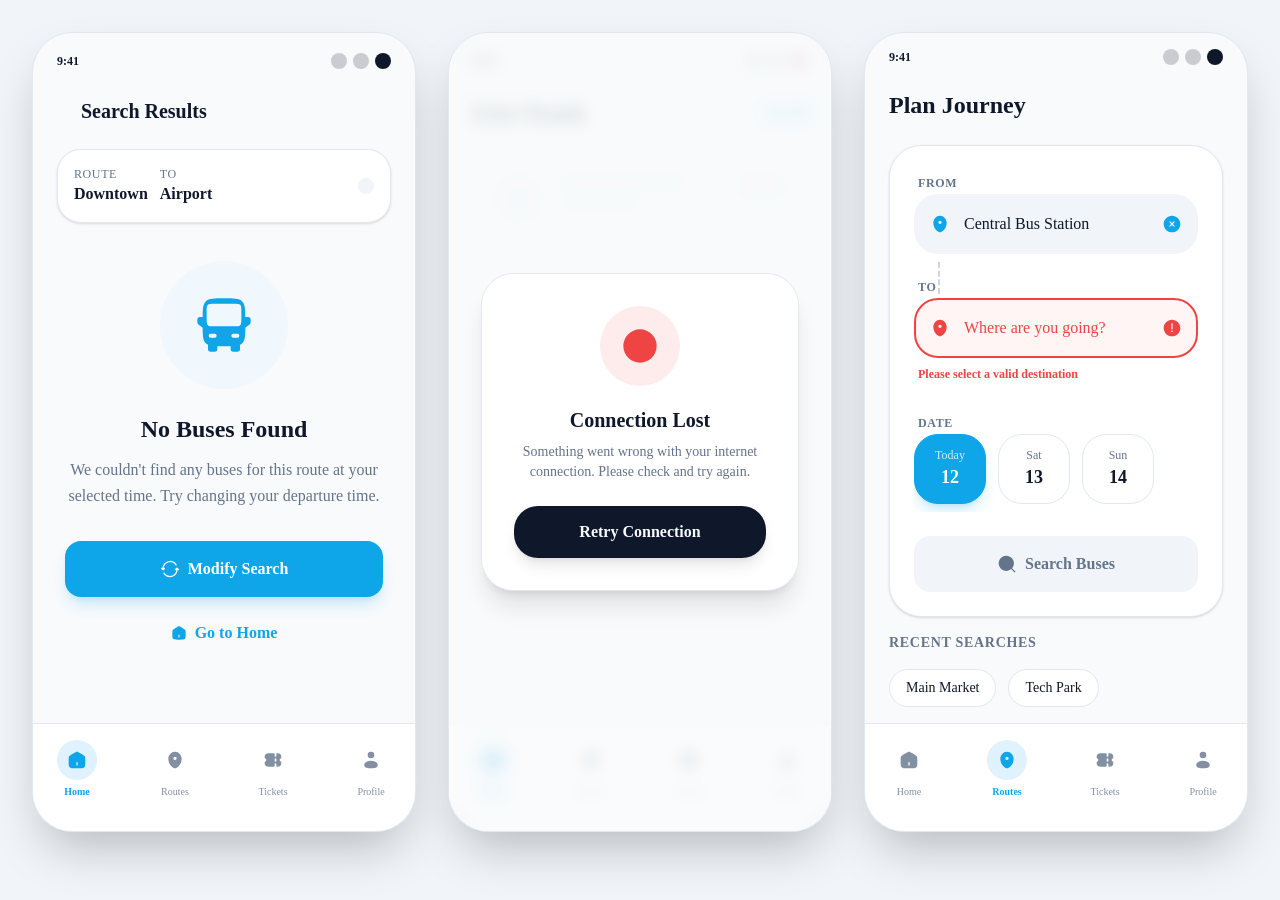
<file: Bus Error Screen _ Reweb_files/index.html>
<!DOCTYPE html>
<!-- saved from url=(0060)https://reweb.so/renderers/index.html?mode=preview&type=page -->
<html lang="en" class="h-full" style="--card: #FFFFFF; --ring: #0EA5E9; --input: #F8FAFC; --muted: #F1F5F9; --accent: #E0F2FE; --border: #E2E8F0; --radius: 1.25rem; --shadow: 0 1px 3px 0px hsl(0 0% 0% / 0.10), 0 1px 2px -1px hsl(0 0% 0% / 0.10); --chart-1: #0EA5E9; --chart-2: #22C55E; --chart-3: #F97316; --chart-4: #6366F1; --chart-5: #EC4899; --popover: #FFFFFF; --primary: #0EA5E9; --sidebar: #FFFFFF; --spacing: 0.25rem; --font-mono: JetBrains Mono; --font-sans: Plus Jakarta Sans; --secondary: #F1F5F9; --shadow-lg: 0 1px 3px 0px hsl(0 0% 0% / 0.10), 0 4px 6px -1px hsl(0 0% 0% / 0.10); --shadow-md: 0 1px 3px 0px hsl(0 0% 0% / 0.10), 0 2px 4px -1px hsl(0 0% 0% / 0.10); --shadow-sm: 0 1px 3px 0px hsl(0 0% 0% / 0.10), 0 1px 2px -1px hsl(0 0% 0% / 0.10); --shadow-xl: 0 1px 3px 0px hsl(0 0% 0% / 0.10), 0 8px 10px -1px hsl(0 0% 0% / 0.10); --shadow-xs: 0 1px 3px 0px hsl(0 0% 0% / 0.05); --background: #F8FAFC; --font-serif: Playfair Display; --foreground: #0F172A; --shadow-2xl: 0 1px 3px 0px hsl(0 0% 0% / 0.25); --shadow-2xs: 0 1px 3px 0px hsl(0 0% 0% / 0.05); --destructive: #EF4444; --font-heading: Plus Jakarta Sans; --sidebar-ring: #0EA5E9; --sidebar-accent: #F1F5F9; --sidebar-border: #E2E8F0; --card-foreground: #0F172A; --sidebar-primary: #0EA5E9; --tracking-normal: 0em; --muted-foreground: #64748B; --accent-foreground: #0EA5E9; --popover-foreground: #0F172A; --primary-foreground: #FFFFFF; --sidebar-foreground: #0F172A; --secondary-foreground: #0F172A; --destructive-foreground: oklch(1.0000 0 0); --sidebar-accent-foreground: #0EA5E9; --sidebar-primary-foreground: #FFFFFF;"><head><meta http-equiv="Content-Type" content="text/html; charset=UTF-8">


    
    <meta name="viewport" content="width=device-width, initial-scale=1.0">
    <title>Reweb Renderers</title>
    <style type="text/tailwindcss">
      @theme inline {
        --font-sans: var(--font-sans);
        --font-serif: var(--font-serif);
        --font-mono: var(--font-mono);

        --font-heading: var(--font-heading, var(--font-sans));
      }

      @theme inline {
        --color-background: var(--background);
        --color-foreground: var(--foreground);
        --color-card: var(--card);
        --color-card-foreground: var(--card-foreground);
        --color-popover: var(--popover);
        --color-popover-foreground: var(--popover-foreground);
        --color-primary: var(--primary);
        --color-primary-foreground: var(--primary-foreground);
        --color-secondary: var(--secondary);
        --color-secondary-foreground: var(--secondary-foreground);
        --color-muted: var(--muted);
        --color-muted-foreground: var(--muted-foreground);
        --color-accent: var(--accent);
        --color-accent-foreground: var(--accent-foreground);
        --color-destructive: var(--destructive);

        --color-border: var(--border);
        --color-input: var(--input);
        --color-ring: var(--ring);

        --color-chart-1: var(--chart-1);
        --color-chart-2: var(--chart-2);
        --color-chart-3: var(--chart-3);
        --color-chart-4: var(--chart-4);
        --color-chart-5: var(--chart-5);

        --color-sidebar: var(--sidebar);
        --color-sidebar-foreground: var(--sidebar-foreground);
        --color-sidebar-primary: var(--sidebar-primary);
        --color-sidebar-primary-foreground: var(--sidebar-primary-foreground);
        --color-sidebar-accent: var(--sidebar-accent);
        --color-sidebar-accent-foreground: var(--sidebar-accent-foreground);
        --color-sidebar-border: var(--sidebar-border);
        --color-sidebar-ring: var(--sidebar-ring);

        --radius-sm: calc(var(--radius) - 4px);
        --radius-md: calc(var(--radius) - 2px);
        --radius-lg: var(--radius);
        --radius-xl: calc(var(--radius) + 4px);

        --tracking-tighter: calc(var(--tracking-normal) - 0.05em);
        --tracking-tight: calc(var(--tracking-normal) - 0.025em);
        --tracking-wide: calc(var(--tracking-normal) + 0.025em);
        --tracking-wider: calc(var(--tracking-normal) + 0.05em);
        --tracking-widest: calc(var(--tracking-normal) + 0.1em);
        --tracking-normal: var(--tracking-normal);
      }

      @layer base {
        * {
          @apply border-border outline-ring/50;
        }
        body {
          @apply bg-background text-foreground font-sans;
          letter-spacing: var(--tracking-normal);
        }
        html, 
        body {
          overflow: overlay;
        }
      }

      @layer base {
        button,
        [role="button"] {
          cursor: pointer;
        }
        button:disabled,
        [role="button"]:disabled {
          cursor: default;
        }
      }

      @layer base {
        ::-webkit-scrollbar {
          width: 5px;
        }
        ::-webkit-scrollbar-track {
          background: transparent;
        }
        ::-webkit-scrollbar-thumb {
          background: var(--border);
          border-radius: 5px;
        }
        * {
          scrollbar-width: thin;
          scrollbar-color: var(--border) transparent;
        }
      }

      @utility container {
        @apply mx-auto px-4 max-w-6xl;
      }

      @theme inline {
        --animation-delay-0: 0s;
        --animation-delay-75: 75ms;
        --animation-delay-100: 0.1s;
        --animation-delay-150: 0.15s;
        --animation-delay-200: 0.2s;
        --animation-delay-300: 0.3s;
        --animation-delay-500: 0.5s;
        --animation-delay-700: 0.7s;
        --animation-delay-1000: 1s;

        --animation-repeat-0: 0;
        --animation-repeat-1: 1;
        --animation-repeat-infinite: infinite;

        --animation-direction-normal: normal;
        --animation-direction-reverse: reverse;
        --animation-direction-alternate: alternate;
        --animation-direction-alternate-reverse: alternate-reverse;

        --animation-fill-mode-none: none;
        --animation-fill-mode-forwards: forwards;
        --animation-fill-mode-backwards: backwards;
        --animation-fill-mode-both: both;

        --animate-in: var(--tw-duration, 150ms) var(--tw-ease, ease) enter;
        --animate-out: var(--tw-duration, 150ms) var(--tw-ease, ease) exit;

        --percentage-0: 0;
        --percentage-5: 0.05;
        --percentage-10: 0.1;
        --percentage-15: 0.15;
        --percentage-20: 0.2;
        --percentage-25: 0.25;
        --percentage-30: 0.3;
        --percentage-35: 0.35;
        --percentage-40: 0.4;
        --percentage-45: 0.45;
        --percentage-50: 0.5;
        --percentage-55: 0.55;
        --percentage-60: 0.6;
        --percentage-65: 0.65;
        --percentage-70: 0.7;
        --percentage-75: 0.75;
        --percentage-80: 0.8;
        --percentage-85: 0.85;
        --percentage-90: 0.9;
        --percentage-95: 0.95;
        --percentage-100: 1;

        --translate-1/2: 50%;
        --translate-1/3: 33.333333%;
        --translate-2/3: 66.666667%;
        --translate-1/4: 25%;
        --translate-2/4: 50%;
        --translate-3/4: 75%;
        --translate-full: 100%;
        --translate-px: 1px;
        --translate-0: 0px;
        --translate-0.5: 0.125rem;
        --translate-1: 0.25rem;
        --translate-1.5: 0.375rem;
        --translate-2: 0.5rem;
        --translate-2.5: 0.625rem;
        --translate-3: 0.75rem;
        --translate-3.5: 0.875rem;
        --translate-4: 1rem;
        --translate-5: 1.25rem;
        --translate-6: 1.5rem;
        --translate-7: 1.75rem;
        --translate-8: 2rem;
        --translate-9: 2.25rem;
        --translate-10: 2.5rem;
        --translate-11: 2.75rem;
        --translate-12: 3rem;
        --translate-14: 3.5rem;
        --translate-16: 4rem;
        --translate-20: 5rem;
        --translate-24: 6rem;
        --translate-28: 7rem;
        --translate-32: 8rem;
        --translate-36: 9rem;
        --translate-40: 10rem;
        --translate-44: 11rem;
        --translate-48: 12rem;
        --translate-52: 13rem;
        --translate-56: 14rem;
        --translate-60: 15rem;
        --translate-64: 16rem;
        --translate-72: 18rem;
        --translate-80: 20rem;
        --translate-96: 24rem;

        @keyframes enter {
          from {
            opacity: var(--tw-enter-opacity, 1);
            transform: translate3d(
                var(--tw-enter-translate-x, 0),
                var(--tw-enter-translate-y, 0),
                0
              )
              scale3d(
                var(--tw-enter-scale, 1),
                var(--tw-enter-scale, 1),
                var(--tw-enter-scale, 1)
              )
              rotate(var(--tw-enter-rotate, 0));
          }
        }

        @keyframes exit {
          to {
            opacity: var(--tw-exit-opacity, 1);
            transform: translate3d(
                var(--tw-exit-translate-x, 0),
                var(--tw-exit-translate-y, 0),
                0
              )
              scale3d(
                var(--tw-exit-scale, 1),
                var(--tw-exit-scale, 1),
                var(--tw-exit-scale, 1)
              )
              rotate(var(--tw-exit-rotate, 0));
          }
        }
      }

      @utility delay-* {
        animation-delay: calc(--value(number) * 1ms);
        animation-delay: --value(--animation-delay- *, [duration], [ *]);
      }

      @utility repeat-* {
        animation-iteration-count: --value(--animation-repeat- *, integer);
      }

      @utility direction-* {
        animation-direction: --value(--animation-direction- *);
      }

      @utility fill-mode-* {
        animation-fill-mode: --value(--animation-fill-mode- *);
      }

      @utility running {
        animation-play-state: running;
      }
      @utility paused {
        animation-play-state: paused;
      }

      @utility fade-in {
        --tw-enter-opacity: 0;
      }
      @utility fade-in-* {
        --tw-enter-opacity: --value(--percentage- *, [ *]);
      }

      @utility fade-out {
        --tw-exit-opacity: 0;
      }
      @utility fade-out-* {
        --tw-exit-opacity: --value(--percentage- *, [ *]);
      }

      @utility zoom-in {
        --tw-enter-scale: 0;
      }
      @utility zoom-in-* {
        --tw-enter-scale: calc(--value([percentage]) / 100%);
        --tw-enter-scale: calc(--value([ratio], [number]));
        --tw-enter-scale: --value(--percentage- *);
      }

      @utility zoom-out {
        --tw-exit-scale: 0;
      }
      @utility zoom-out-* {
        --tw-exit-scale: calc(--value([percentage]) / 100%);
        --tw-exit-scale: calc(--value([ratio], [number]));
        --tw-exit-scale: --value(--percentage- *);
      }

      @utility spin-in {
        --tw-enter-rotate: 30deg;
      }
      @utility spin-in-* {
        --tw-enter-rotate: calc(--value(number) * 1deg);
        --tw-enter-rotate: --value(--rotate- *, [angle]);
      }

      @utility spin-out {
        --tw-exit-rotate: 30deg;
      }
      @utility spin-out-* {
        --tw-exit-rotate: calc(--value(number) * 1deg);
        --tw-exit-rotate: --value(--rotate- *, [angle]);
      }

      @utility slide-in-from-top {
        --tw-enter-translate-y: -100%;
      }
      @utility slide-in-from-top-* {
        --tw-enter-translate-y: calc(--value(integer) * var(--spacing) * -1);
        --tw-enter-translate-y: calc(
          --value(--translate- *, [percentage], ratio, [length]) * -1
        );
      }

      @utility slide-in-from-bottom {
        --tw-enter-translate-y: 100%;
      }
      @utility slide-in-from-bottom-* {
        --tw-enter-translate-y: calc(--value(integer) * var(--spacing));
        --tw-enter-translate-y: --value(
          --translate- *,
          [percentage],
          ratio,
          [length]
        );
      }
      @utility slide-in-from-left {
        --tw-enter-translate-x: -100%;
      }
      @utility slide-in-from-left-* {
        --tw-enter-translate-x: calc(--value(integer) * var(--spacing) * -1);
        --tw-enter-translate-x: calc(
          --value(--translate- *, [percentage], ratio, [length]) * -1
        );
      }
      @utility slide-in-from-right {
        --tw-enter-translate-x: 100%;
      }
      @utility slide-in-from-right-* {
        --tw-enter-translate-x: calc(--value(integer) * var(--spacing));
        --tw-enter-translate-x: --value(
          --translate- *,
          [percentage],
          ratio,
          [length]
        );
      }

      @utility slide-out-to-top {
        --tw-exit-translate-y: -100%;
      }
      @utility slide-out-to-top-* {
        --tw-exit-translate-y: calc(--value(integer) * var(--spacing) * -1);
        --tw-exit-translate-y: calc(
          --value(--translate- *, [percentage], ratio, [length]) * -1
        );
      }
      @utility slide-out-to-bottom {
        --tw-exit-translate-y: 100%;
      }
      @utility slide-out-to-bottom-* {
        --tw-exit-translate-y: calc(--value(integer) * var(--spacing));
        --tw-exit-translate-y: --value(
          --translate- *,
          [percentage],
          ratio,
          [length]
        );
      }
      @utility slide-out-to-left {
        --tw-exit-translate-x: -100%;
      }
      @utility slide-out-to-left-* {
        --tw-exit-translate-x: calc(--value(integer) * var(--spacing) * -1);
        --tw-exit-translate-x: calc(
          --value(--translate- *, [percentage], ratio, [length]) * -1
        );
      }
      @utility slide-out-to-right {
        --tw-exit-translate-x: 100%;
      }
      @utility slide-out-to-right-* {
        --tw-exit-translate-x: calc(--value(integer) * var(--spacing));
        --tw-exit-translate-x: --value(
          --translate- *,
          [percentage],
          ratio,
          [length]
        );
      }
    </style>
    <script type="importmap">{
  "imports": {
    "react": "https://esm.sh/react@19.1.1",
    "react/": "https://esm.sh/react@19.1.1/",
    "react-dom": "https://esm.sh/react-dom@19.1.1",
    "react-dom/": "https://esm.sh/react-dom@19.1.1/"
  }
}</script>
    <script type="module" crossorigin="" src="./index-CGtewkeV.js.download"></script>
  <style>/*! tailwindcss v4.1.14 | MIT License | https://tailwindcss.com */
@layer properties;
@layer theme, base, components, utilities;
@layer theme {
  :root, :host {
    --font-sans: var(--font-sans);
    --font-serif: var(--font-serif);
    --font-mono: var(--font-mono);
    --color-slate-100: oklch(96.8% 0.007 247.896);
    --color-slate-200: oklch(92.9% 0.013 255.508);
    --color-white: #fff;
    --spacing: 0.25rem;
    --container-xs: 20rem;
    --container-7xl: 80rem;
    --text-xs: 0.75rem;
    --text-xs--line-height: calc(1 / 0.75);
    --text-sm: 0.875rem;
    --text-sm--line-height: calc(1.25 / 0.875);
    --text-lg: 1.125rem;
    --text-lg--line-height: calc(1.75 / 1.125);
    --text-xl: 1.25rem;
    --text-xl--line-height: calc(1.75 / 1.25);
    --text-2xl: 1.5rem;
    --text-2xl--line-height: calc(2 / 1.5);
    --font-weight-medium: 500;
    --font-weight-semibold: 600;
    --font-weight-bold: 700;
    --tracking-normal: var(--tracking-normal);
    --leading-relaxed: 1.625;
    --radius-2xl: 1rem;
    --radius-3xl: 1.5rem;
    --blur-sm: 8px;
    --default-transition-duration: 150ms;
    --default-transition-timing-function: cubic-bezier(0.4, 0, 0.2, 1);
    --default-font-family: var(--font-sans);
    --default-mono-font-family: var(--font-mono);
    --font-heading: var(--font-heading, var(--font-sans));
  }
}
@layer base {
  *, ::after, ::before, ::backdrop, ::file-selector-button {
    box-sizing: border-box;
    margin: 0;
    padding: 0;
    border: 0 solid;
  }
  html, :host {
    line-height: 1.5;
    -webkit-text-size-adjust: 100%;
    tab-size: 4;
    font-family: var(--default-font-family, ui-sans-serif, system-ui, sans-serif, 'Apple Color Emoji', 'Segoe UI Emoji', 'Segoe UI Symbol', 'Noto Color Emoji');
    font-feature-settings: var(--default-font-feature-settings, normal);
    font-variation-settings: var(--default-font-variation-settings, normal);
    -webkit-tap-highlight-color: transparent;
  }
  hr {
    height: 0;
    color: inherit;
    border-top-width: 1px;
  }
  abbr:where([title]) {
    -webkit-text-decoration: underline dotted;
    text-decoration: underline dotted;
  }
  h1, h2, h3, h4, h5, h6 {
    font-size: inherit;
    font-weight: inherit;
  }
  a {
    color: inherit;
    -webkit-text-decoration: inherit;
    text-decoration: inherit;
  }
  b, strong {
    font-weight: bolder;
  }
  code, kbd, samp, pre {
    font-family: var(--default-mono-font-family, ui-monospace, SFMono-Regular, Menlo, Monaco, Consolas, 'Liberation Mono', 'Courier New', monospace);
    font-feature-settings: var(--default-mono-font-feature-settings, normal);
    font-variation-settings: var(--default-mono-font-variation-settings, normal);
    font-size: 1em;
  }
  small {
    font-size: 80%;
  }
  sub, sup {
    font-size: 75%;
    line-height: 0;
    position: relative;
    vertical-align: baseline;
  }
  sub {
    bottom: -0.25em;
  }
  sup {
    top: -0.5em;
  }
  table {
    text-indent: 0;
    border-color: inherit;
    border-collapse: collapse;
  }
  :-moz-focusring {
    outline: auto;
  }
  progress {
    vertical-align: baseline;
  }
  summary {
    display: list-item;
  }
  ol, ul, menu {
    list-style: none;
  }
  img, svg, video, canvas, audio, iframe, embed, object {
    display: block;
    vertical-align: middle;
  }
  img, video {
    max-width: 100%;
    height: auto;
  }
  button, input, select, optgroup, textarea, ::file-selector-button {
    font: inherit;
    font-feature-settings: inherit;
    font-variation-settings: inherit;
    letter-spacing: inherit;
    color: inherit;
    border-radius: 0;
    background-color: transparent;
    opacity: 1;
  }
  :where(select:is([multiple], [size])) optgroup {
    font-weight: bolder;
  }
  :where(select:is([multiple], [size])) optgroup option {
    padding-inline-start: 20px;
  }
  ::file-selector-button {
    margin-inline-end: 4px;
  }
  ::placeholder {
    opacity: 1;
  }
  @supports (not (-webkit-appearance: -apple-pay-button))  or (contain-intrinsic-size: 1px) {
    ::placeholder {
      color: currentcolor;
      @supports (color: color-mix(in lab, red, red)) {
        color: color-mix(in oklab, currentcolor 50%, transparent);
      }
    }
  }
  textarea {
    resize: vertical;
  }
  ::-webkit-search-decoration {
    -webkit-appearance: none;
  }
  ::-webkit-date-and-time-value {
    min-height: 1lh;
    text-align: inherit;
  }
  ::-webkit-datetime-edit {
    display: inline-flex;
  }
  ::-webkit-datetime-edit-fields-wrapper {
    padding: 0;
  }
  ::-webkit-datetime-edit, ::-webkit-datetime-edit-year-field, ::-webkit-datetime-edit-month-field, ::-webkit-datetime-edit-day-field, ::-webkit-datetime-edit-hour-field, ::-webkit-datetime-edit-minute-field, ::-webkit-datetime-edit-second-field, ::-webkit-datetime-edit-millisecond-field, ::-webkit-datetime-edit-meridiem-field {
    padding-block: 0;
  }
  ::-webkit-calendar-picker-indicator {
    line-height: 1;
  }
  :-moz-ui-invalid {
    box-shadow: none;
  }
  button, input:where([type='button'], [type='reset'], [type='submit']), ::file-selector-button {
    appearance: button;
  }
  ::-webkit-inner-spin-button, ::-webkit-outer-spin-button {
    height: auto;
  }
  [hidden]:where(:not([hidden='until-found'])) {
    display: none !important;
  }
}
@layer utilities {
  .pointer-events-none {
    pointer-events: none;
  }
  .absolute {
    position: absolute;
  }
  .relative {
    position: relative;
  }
  .inset-0 {
    inset: calc(var(--spacing) * 0);
  }
  .top-1\/2 {
    top: calc(1/2 * 100%);
  }
  .right-4 {
    right: calc(var(--spacing) * 4);
  }
  .left-4 {
    left: calc(var(--spacing) * 4);
  }
  .z-10 {
    z-index: 10;
  }
  .z-20 {
    z-index: 20;
  }
  .mx-auto {
    margin-inline: auto;
  }
  .-mt-3 {
    margin-top: calc(var(--spacing) * -3);
  }
  .-mt-20 {
    margin-top: calc(var(--spacing) * -20);
  }
  .mt-4 {
    margin-top: calc(var(--spacing) * 4);
  }
  .mt-6 {
    margin-top: calc(var(--spacing) * 6);
  }
  .mt-auto {
    margin-top: auto;
  }
  .mb-2 {
    margin-bottom: calc(var(--spacing) * 2);
  }
  .mb-3 {
    margin-bottom: calc(var(--spacing) * 3);
  }
  .mb-4 {
    margin-bottom: calc(var(--spacing) * 4);
  }
  .mb-5 {
    margin-bottom: calc(var(--spacing) * 5);
  }
  .mb-6 {
    margin-bottom: calc(var(--spacing) * 6);
  }
  .mb-8 {
    margin-bottom: calc(var(--spacing) * 8);
  }
  .-ml-2 {
    margin-left: calc(var(--spacing) * -2);
  }
  .ml-1 {
    margin-left: calc(var(--spacing) * 1);
  }
  .ml-6 {
    margin-left: calc(var(--spacing) * 6);
  }
  .flex {
    display: flex;
  }
  .grid {
    display: grid;
  }
  .size-4 {
    width: calc(var(--spacing) * 4);
    height: calc(var(--spacing) * 4);
  }
  .size-5 {
    width: calc(var(--spacing) * 5);
    height: calc(var(--spacing) * 5);
  }
  .size-10 {
    width: calc(var(--spacing) * 10);
    height: calc(var(--spacing) * 10);
  }
  .size-16 {
    width: calc(var(--spacing) * 16);
    height: calc(var(--spacing) * 16);
  }
  .h-3 {
    height: calc(var(--spacing) * 3);
  }
  .h-4 {
    height: calc(var(--spacing) * 4);
  }
  .h-6 {
    height: calc(var(--spacing) * 6);
  }
  .h-8 {
    height: calc(var(--spacing) * 8);
  }
  .h-12 {
    height: calc(var(--spacing) * 12);
  }
  .h-20 {
    height: calc(var(--spacing) * 20);
  }
  .h-32 {
    height: calc(var(--spacing) * 32);
  }
  .h-\[800px\] {
    height: 800px;
  }
  .h-full {
    height: 100%;
  }
  .min-h-screen {
    min-height: 100vh;
  }
  .w-0\.5 {
    width: calc(var(--spacing) * 0.5);
  }
  .w-4 {
    width: calc(var(--spacing) * 4);
  }
  .w-12 {
    width: calc(var(--spacing) * 12);
  }
  .w-20 {
    width: calc(var(--spacing) * 20);
  }
  .w-32 {
    width: calc(var(--spacing) * 32);
  }
  .w-full {
    width: 100%;
  }
  .max-w-7xl {
    max-width: var(--container-7xl);
  }
  .max-w-xs {
    max-width: var(--container-xs);
  }
  .min-w-\[4\.5rem\] {
    min-width: 4.5rem;
  }
  .flex-1 {
    flex: 1;
  }
  .flex-shrink-0 {
    flex-shrink: 0;
  }
  .-translate-y-1\/2 {
    --tw-translate-y: calc(50% * -1);
    translate: var(--tw-translate-x) var(--tw-translate-y);
  }
  .cursor-not-allowed {
    cursor: not-allowed;
  }
  .grid-cols-1 {
    grid-template-columns: repeat(1, minmax(0, 1fr));
  }
  .flex-col {
    flex-direction: column;
  }
  .items-center {
    align-items: center;
  }
  .items-start {
    align-items: flex-start;
  }
  .justify-between {
    justify-content: space-between;
  }
  .justify-center {
    justify-content: center;
  }
  .gap-1 {
    gap: calc(var(--spacing) * 1);
  }
  .gap-1\.5 {
    gap: calc(var(--spacing) * 1.5);
  }
  .gap-2 {
    gap: calc(var(--spacing) * 2);
  }
  .gap-3 {
    gap: calc(var(--spacing) * 3);
  }
  .gap-4 {
    gap: calc(var(--spacing) * 4);
  }
  .gap-8 {
    gap: calc(var(--spacing) * 8);
  }
  .space-y-2 {
    :where(& > :not(:last-child)) {
      --tw-space-y-reverse: 0;
      margin-block-start: calc(calc(var(--spacing) * 2) * var(--tw-space-y-reverse));
      margin-block-end: calc(calc(var(--spacing) * 2) * calc(1 - var(--tw-space-y-reverse)));
    }
  }
  .space-y-4 {
    :where(& > :not(:last-child)) {
      --tw-space-y-reverse: 0;
      margin-block-start: calc(calc(var(--spacing) * 4) * var(--tw-space-y-reverse));
      margin-block-end: calc(calc(var(--spacing) * 4) * calc(1 - var(--tw-space-y-reverse)));
    }
  }
  .space-y-5 {
    :where(& > :not(:last-child)) {
      --tw-space-y-reverse: 0;
      margin-block-start: calc(calc(var(--spacing) * 5) * var(--tw-space-y-reverse));
      margin-block-end: calc(calc(var(--spacing) * 5) * calc(1 - var(--tw-space-y-reverse)));
    }
  }
  .overflow-hidden {
    overflow: hidden;
  }
  .overflow-x-auto {
    overflow-x: auto;
  }
  .rounded {
    border-radius: 0.25rem;
  }
  .rounded-2xl {
    border-radius: var(--radius-2xl);
  }
  .rounded-3xl {
    border-radius: var(--radius-3xl);
  }
  .rounded-\[1\.5rem\] {
    border-radius: 1.5rem;
  }
  .rounded-\[2\.5rem\] {
    border-radius: 2.5rem;
  }
  .rounded-\[2rem\] {
    border-radius: 2rem;
  }
  .rounded-full {
    border-radius: calc(infinity * 1px);
  }
  .rounded-xl {
    border-radius: calc(var(--radius) + 4px);
  }
  .border {
    border-style: var(--tw-border-style);
    border-width: 1px;
  }
  .border-2 {
    border-style: var(--tw-border-style);
    border-width: 2px;
  }
  .border-t {
    border-top-style: var(--tw-border-style);
    border-top-width: 1px;
  }
  .border-l-2 {
    border-left-style: var(--tw-border-style);
    border-left-width: 2px;
  }
  .border-dashed {
    --tw-border-style: dashed;
    border-style: dashed;
  }
  .border-border {
    border-color: var(--border);
  }
  .border-destructive {
    border-color: var(--destructive);
  }
  .border-muted-foreground\/30 {
    border-color: var(--muted-foreground);
    @supports (color: color-mix(in lab, red, red)) {
      border-color: color-mix(in oklab, var(--muted-foreground) 30%, transparent);
    }
  }
  .border-primary {
    border-color: var(--primary);
  }
  .border-transparent {
    border-color: transparent;
  }
  .bg-accent {
    background-color: var(--accent);
  }
  .bg-accent\/30 {
    background-color: var(--accent);
    @supports (color: color-mix(in lab, red, red)) {
      background-color: color-mix(in oklab, var(--accent) 30%, transparent);
    }
  }
  .bg-background {
    background-color: var(--background);
  }
  .bg-background\/80 {
    background-color: var(--background);
    @supports (color: color-mix(in lab, red, red)) {
      background-color: color-mix(in oklab, var(--background) 80%, transparent);
    }
  }
  .bg-destructive\/5 {
    background-color: var(--destructive);
    @supports (color: color-mix(in lab, red, red)) {
      background-color: color-mix(in oklab, var(--destructive) 5%, transparent);
    }
  }
  .bg-destructive\/10 {
    background-color: var(--destructive);
    @supports (color: color-mix(in lab, red, red)) {
      background-color: color-mix(in oklab, var(--destructive) 10%, transparent);
    }
  }
  .bg-destructive\/50 {
    background-color: var(--destructive);
    @supports (color: color-mix(in lab, red, red)) {
      background-color: color-mix(in oklab, var(--destructive) 50%, transparent);
    }
  }
  .bg-foreground {
    background-color: var(--foreground);
  }
  .bg-foreground\/20 {
    background-color: var(--foreground);
    @supports (color: color-mix(in lab, red, red)) {
      background-color: color-mix(in oklab, var(--foreground) 20%, transparent);
    }
  }
  .bg-muted {
    background-color: var(--muted);
  }
  .bg-primary {
    background-color: var(--primary);
  }
  .bg-secondary {
    background-color: var(--secondary);
  }
  .bg-slate-100 {
    background-color: var(--color-slate-100);
  }
  .bg-slate-200 {
    background-color: var(--color-slate-200);
  }
  .bg-white {
    background-color: var(--color-white);
  }
  .p-2 {
    padding: calc(var(--spacing) * 2);
  }
  .p-2\.5 {
    padding: calc(var(--spacing) * 2.5);
  }
  .p-4 {
    padding: calc(var(--spacing) * 4);
  }
  .p-5 {
    padding: calc(var(--spacing) * 5);
  }
  .p-6 {
    padding: calc(var(--spacing) * 6);
  }
  .p-8 {
    padding: calc(var(--spacing) * 8);
  }
  .px-1 {
    padding-inline: calc(var(--spacing) * 1);
  }
  .px-4 {
    padding-inline: calc(var(--spacing) * 4);
  }
  .px-5 {
    padding-inline: calc(var(--spacing) * 5);
  }
  .px-6 {
    padding-inline: calc(var(--spacing) * 6);
  }
  .px-8 {
    padding-inline: calc(var(--spacing) * 8);
  }
  .py-2 {
    padding-block: calc(var(--spacing) * 2);
  }
  .py-3 {
    padding-block: calc(var(--spacing) * 3);
  }
  .py-3\.5 {
    padding-block: calc(var(--spacing) * 3.5);
  }
  .py-4 {
    padding-block: calc(var(--spacing) * 4);
  }
  .pt-2 {
    padding-top: calc(var(--spacing) * 2);
  }
  .pr-4 {
    padding-right: calc(var(--spacing) * 4);
  }
  .pb-2 {
    padding-bottom: calc(var(--spacing) * 2);
  }
  .pb-4 {
    padding-bottom: calc(var(--spacing) * 4);
  }
  .pb-8 {
    padding-bottom: calc(var(--spacing) * 8);
  }
  .pl-12 {
    padding-left: calc(var(--spacing) * 12);
  }
  .text-center {
    text-align: center;
  }
  .font-heading {
    font-family: var(--font-heading, var(--font-sans));
  }
  .font-sans {
    font-family: var(--font-sans);
  }
  .text-2xl {
    font-size: var(--text-2xl);
    line-height: var(--tw-leading, var(--text-2xl--line-height));
  }
  .text-lg {
    font-size: var(--text-lg);
    line-height: var(--tw-leading, var(--text-lg--line-height));
  }
  .text-sm {
    font-size: var(--text-sm);
    line-height: var(--tw-leading, var(--text-sm--line-height));
  }
  .text-xl {
    font-size: var(--text-xl);
    line-height: var(--tw-leading, var(--text-xl--line-height));
  }
  .text-xs {
    font-size: var(--text-xs);
    line-height: var(--tw-leading, var(--text-xs--line-height));
  }
  .text-\[10px\] {
    font-size: 10px;
  }
  .leading-relaxed {
    --tw-leading: var(--leading-relaxed);
    line-height: var(--leading-relaxed);
  }
  .font-bold {
    --tw-font-weight: var(--font-weight-bold);
    font-weight: var(--font-weight-bold);
  }
  .font-medium {
    --tw-font-weight: var(--font-weight-medium);
    font-weight: var(--font-weight-medium);
  }
  .font-semibold {
    --tw-font-weight: var(--font-weight-semibold);
    font-weight: var(--font-weight-semibold);
  }
  .tracking-wider {
    --tw-tracking: calc(var(--tracking-normal) + 0.05em);
    letter-spacing: calc(var(--tracking-normal) + 0.05em);
  }
  .whitespace-nowrap {
    white-space: nowrap;
  }
  .text-background {
    color: var(--background);
  }
  .text-destructive {
    color: var(--destructive);
  }
  .text-foreground {
    color: var(--foreground);
  }
  .text-muted-foreground {
    color: var(--muted-foreground);
  }
  .text-muted-foreground\/80 {
    color: var(--muted-foreground);
    @supports (color: color-mix(in lab, red, red)) {
      color: color-mix(in oklab, var(--muted-foreground) 80%, transparent);
    }
  }
  .text-primary {
    color: var(--primary);
  }
  .text-primary-foreground {
    color: var(--primary-foreground);
  }
  .uppercase {
    text-transform: uppercase;
  }
  .opacity-30 {
    opacity: 30%;
  }
  .opacity-80 {
    opacity: 80%;
  }
  .shadow-2xl {
    --tw-shadow: 0 25px 50px -12px var(--tw-shadow-color, rgb(0 0 0 / 0.25));
    box-shadow: var(--tw-inset-shadow), var(--tw-inset-ring-shadow), var(--tw-ring-offset-shadow), var(--tw-ring-shadow), var(--tw-shadow);
  }
  .shadow-lg {
    --tw-shadow: 0 10px 15px -3px var(--tw-shadow-color, rgb(0 0 0 / 0.1)), 0 4px 6px -4px var(--tw-shadow-color, rgb(0 0 0 / 0.1));
    box-shadow: var(--tw-inset-shadow), var(--tw-inset-ring-shadow), var(--tw-ring-offset-shadow), var(--tw-ring-shadow), var(--tw-shadow);
  }
  .shadow-sm {
    --tw-shadow: 0 1px 3px 0 var(--tw-shadow-color, rgb(0 0 0 / 0.1)), 0 1px 2px -1px var(--tw-shadow-color, rgb(0 0 0 / 0.1));
    box-shadow: var(--tw-inset-shadow), var(--tw-inset-ring-shadow), var(--tw-ring-offset-shadow), var(--tw-ring-shadow), var(--tw-shadow);
  }
  .shadow-xl {
    --tw-shadow: 0 20px 25px -5px var(--tw-shadow-color, rgb(0 0 0 / 0.1)), 0 8px 10px -6px var(--tw-shadow-color, rgb(0 0 0 / 0.1));
    box-shadow: var(--tw-inset-shadow), var(--tw-inset-ring-shadow), var(--tw-ring-offset-shadow), var(--tw-ring-shadow), var(--tw-shadow);
  }
  .shadow-primary\/20 {
    --tw-shadow-color: var(--primary);
    @supports (color: color-mix(in lab, red, red)) {
      --tw-shadow-color: color-mix(in oklab, color-mix(in oklab, var(--primary) 20%, transparent) var(--tw-shadow-alpha), transparent);
    }
  }
  .blur-\[1px\] {
    --tw-blur: blur(1px);
    filter: var(--tw-blur,) var(--tw-brightness,) var(--tw-contrast,) var(--tw-grayscale,) var(--tw-hue-rotate,) var(--tw-invert,) var(--tw-saturate,) var(--tw-sepia,) var(--tw-drop-shadow,);
  }
  .backdrop-blur-sm {
    --tw-backdrop-blur: blur(var(--blur-sm));
    -webkit-backdrop-filter: var(--tw-backdrop-blur,) var(--tw-backdrop-brightness,) var(--tw-backdrop-contrast,) var(--tw-backdrop-grayscale,) var(--tw-backdrop-hue-rotate,) var(--tw-backdrop-invert,) var(--tw-backdrop-opacity,) var(--tw-backdrop-saturate,) var(--tw-backdrop-sepia,);
    backdrop-filter: var(--tw-backdrop-blur,) var(--tw-backdrop-brightness,) var(--tw-backdrop-contrast,) var(--tw-backdrop-grayscale,) var(--tw-backdrop-hue-rotate,) var(--tw-backdrop-invert,) var(--tw-backdrop-opacity,) var(--tw-backdrop-saturate,) var(--tw-backdrop-sepia,);
  }
  .transition-all {
    transition-property: all;
    transition-timing-function: var(--tw-ease, var(--default-transition-timing-function));
    transition-duration: var(--tw-duration, var(--default-transition-duration));
  }
  .transition-colors {
    transition-property: color, background-color, border-color, outline-color, text-decoration-color, fill, stroke, --tw-gradient-from, --tw-gradient-via, --tw-gradient-to;
    transition-timing-function: var(--tw-ease, var(--default-transition-timing-function));
    transition-duration: var(--tw-duration, var(--default-transition-duration));
  }
  .transition-transform {
    transition-property: transform, translate, scale, rotate;
    transition-timing-function: var(--tw-ease, var(--default-transition-timing-function));
    transition-duration: var(--tw-duration, var(--default-transition-duration));
  }
  .outline-none {
    --tw-outline-style: none;
    outline-style: none;
  }
  .placeholder\:text-destructive\/40 {
    &::placeholder {
      color: var(--destructive);
      @supports (color: color-mix(in lab, red, red)) {
        color: color-mix(in oklab, var(--destructive) 40%, transparent);
      }
    }
  }
  .hover\:bg-accent\/50 {
    &:hover {
      @media (hover: hover) {
        background-color: var(--accent);
        @supports (color: color-mix(in lab, red, red)) {
          background-color: color-mix(in oklab, var(--accent) 50%, transparent);
        }
      }
    }
  }
  .hover\:bg-foreground\/90 {
    &:hover {
      @media (hover: hover) {
        background-color: var(--foreground);
        @supports (color: color-mix(in lab, red, red)) {
          background-color: color-mix(in oklab, var(--foreground) 90%, transparent);
        }
      }
    }
  }
  .hover\:bg-secondary {
    &:hover {
      @media (hover: hover) {
        background-color: var(--secondary);
      }
    }
  }
  .focus\:border-primary {
    &:focus {
      border-color: var(--primary);
    }
  }
  .focus\:bg-white {
    &:focus {
      background-color: var(--color-white);
    }
  }
  .focus\:outline-none {
    &:focus {
      --tw-outline-style: none;
      outline-style: none;
    }
  }
  .active\:scale-95 {
    &:active {
      --tw-scale-x: 95%;
      --tw-scale-y: 95%;
      --tw-scale-z: 95%;
      scale: var(--tw-scale-x) var(--tw-scale-y);
    }
  }
  .md\:grid-cols-2 {
    @media (width >= 48rem) {
      grid-template-columns: repeat(2, minmax(0, 1fr));
    }
  }
  .lg\:grid-cols-3 {
    @media (width >= 64rem) {
      grid-template-columns: repeat(3, minmax(0, 1fr));
    }
  }
}
@layer base {
  * {
    border-color: var(--border);
    outline-color: var(--ring);
    @supports (color: color-mix(in lab, red, red)) {
      outline-color: color-mix(in oklab, var(--ring) 50%, transparent);
    }
  }
  body {
    background-color: var(--background);
    font-family: var(--font-sans);
    color: var(--foreground);
    letter-spacing: var(--tracking-normal);
  }
  html, body {
    overflow: overlay;
  }
}
@layer base {
  button, [role="button"] {
    cursor: pointer;
  }
  button:disabled, [role="button"]:disabled {
    cursor: default;
  }
}
@layer base {
  ::-webkit-scrollbar {
    width: 5px;
  }
  ::-webkit-scrollbar-track {
    background: transparent;
  }
  ::-webkit-scrollbar-thumb {
    background: var(--border);
    border-radius: 5px;
  }
  * {
    scrollbar-width: thin;
    scrollbar-color: var(--border) transparent;
  }
}
@property --tw-translate-x {
  syntax: "*";
  inherits: false;
  initial-value: 0;
}
@property --tw-translate-y {
  syntax: "*";
  inherits: false;
  initial-value: 0;
}
@property --tw-translate-z {
  syntax: "*";
  inherits: false;
  initial-value: 0;
}
@property --tw-space-y-reverse {
  syntax: "*";
  inherits: false;
  initial-value: 0;
}
@property --tw-border-style {
  syntax: "*";
  inherits: false;
  initial-value: solid;
}
@property --tw-leading {
  syntax: "*";
  inherits: false;
}
@property --tw-font-weight {
  syntax: "*";
  inherits: false;
}
@property --tw-tracking {
  syntax: "*";
  inherits: false;
}
@property --tw-shadow {
  syntax: "*";
  inherits: false;
  initial-value: 0 0 #0000;
}
@property --tw-shadow-color {
  syntax: "*";
  inherits: false;
}
@property --tw-shadow-alpha {
  syntax: "<percentage>";
  inherits: false;
  initial-value: 100%;
}
@property --tw-inset-shadow {
  syntax: "*";
  inherits: false;
  initial-value: 0 0 #0000;
}
@property --tw-inset-shadow-color {
  syntax: "*";
  inherits: false;
}
@property --tw-inset-shadow-alpha {
  syntax: "<percentage>";
  inherits: false;
  initial-value: 100%;
}
@property --tw-ring-color {
  syntax: "*";
  inherits: false;
}
@property --tw-ring-shadow {
  syntax: "*";
  inherits: false;
  initial-value: 0 0 #0000;
}
@property --tw-inset-ring-color {
  syntax: "*";
  inherits: false;
}
@property --tw-inset-ring-shadow {
  syntax: "*";
  inherits: false;
  initial-value: 0 0 #0000;
}
@property --tw-ring-inset {
  syntax: "*";
  inherits: false;
}
@property --tw-ring-offset-width {
  syntax: "<length>";
  inherits: false;
  initial-value: 0px;
}
@property --tw-ring-offset-color {
  syntax: "*";
  inherits: false;
  initial-value: #fff;
}
@property --tw-ring-offset-shadow {
  syntax: "*";
  inherits: false;
  initial-value: 0 0 #0000;
}
@property --tw-blur {
  syntax: "*";
  inherits: false;
}
@property --tw-brightness {
  syntax: "*";
  inherits: false;
}
@property --tw-contrast {
  syntax: "*";
  inherits: false;
}
@property --tw-grayscale {
  syntax: "*";
  inherits: false;
}
@property --tw-hue-rotate {
  syntax: "*";
  inherits: false;
}
@property --tw-invert {
  syntax: "*";
  inherits: false;
}
@property --tw-opacity {
  syntax: "*";
  inherits: false;
}
@property --tw-saturate {
  syntax: "*";
  inherits: false;
}
@property --tw-sepia {
  syntax: "*";
  inherits: false;
}
@property --tw-drop-shadow {
  syntax: "*";
  inherits: false;
}
@property --tw-drop-shadow-color {
  syntax: "*";
  inherits: false;
}
@property --tw-drop-shadow-alpha {
  syntax: "<percentage>";
  inherits: false;
  initial-value: 100%;
}
@property --tw-drop-shadow-size {
  syntax: "*";
  inherits: false;
}
@property --tw-backdrop-blur {
  syntax: "*";
  inherits: false;
}
@property --tw-backdrop-brightness {
  syntax: "*";
  inherits: false;
}
@property --tw-backdrop-contrast {
  syntax: "*";
  inherits: false;
}
@property --tw-backdrop-grayscale {
  syntax: "*";
  inherits: false;
}
@property --tw-backdrop-hue-rotate {
  syntax: "*";
  inherits: false;
}
@property --tw-backdrop-invert {
  syntax: "*";
  inherits: false;
}
@property --tw-backdrop-opacity {
  syntax: "*";
  inherits: false;
}
@property --tw-backdrop-saturate {
  syntax: "*";
  inherits: false;
}
@property --tw-backdrop-sepia {
  syntax: "*";
  inherits: false;
}
@property --tw-scale-x {
  syntax: "*";
  inherits: false;
  initial-value: 1;
}
@property --tw-scale-y {
  syntax: "*";
  inherits: false;
  initial-value: 1;
}
@property --tw-scale-z {
  syntax: "*";
  inherits: false;
  initial-value: 1;
}
@layer properties {
  @supports ((-webkit-hyphens: none) and (not (margin-trim: inline))) or ((-moz-orient: inline) and (not (color:rgb(from red r g b)))) {
    *, ::before, ::after, ::backdrop {
      --tw-translate-x: 0;
      --tw-translate-y: 0;
      --tw-translate-z: 0;
      --tw-space-y-reverse: 0;
      --tw-border-style: solid;
      --tw-leading: initial;
      --tw-font-weight: initial;
      --tw-tracking: initial;
      --tw-shadow: 0 0 #0000;
      --tw-shadow-color: initial;
      --tw-shadow-alpha: 100%;
      --tw-inset-shadow: 0 0 #0000;
      --tw-inset-shadow-color: initial;
      --tw-inset-shadow-alpha: 100%;
      --tw-ring-color: initial;
      --tw-ring-shadow: 0 0 #0000;
      --tw-inset-ring-color: initial;
      --tw-inset-ring-shadow: 0 0 #0000;
      --tw-ring-inset: initial;
      --tw-ring-offset-width: 0px;
      --tw-ring-offset-color: #fff;
      --tw-ring-offset-shadow: 0 0 #0000;
      --tw-blur: initial;
      --tw-brightness: initial;
      --tw-contrast: initial;
      --tw-grayscale: initial;
      --tw-hue-rotate: initial;
      --tw-invert: initial;
      --tw-opacity: initial;
      --tw-saturate: initial;
      --tw-sepia: initial;
      --tw-drop-shadow: initial;
      --tw-drop-shadow-color: initial;
      --tw-drop-shadow-alpha: 100%;
      --tw-drop-shadow-size: initial;
      --tw-backdrop-blur: initial;
      --tw-backdrop-brightness: initial;
      --tw-backdrop-contrast: initial;
      --tw-backdrop-grayscale: initial;
      --tw-backdrop-hue-rotate: initial;
      --tw-backdrop-invert: initial;
      --tw-backdrop-opacity: initial;
      --tw-backdrop-saturate: initial;
      --tw-backdrop-sepia: initial;
      --tw-scale-x: 1;
      --tw-scale-y: 1;
      --tw-scale-z: 1;
    }
  }
}
</style><link rel="modulepreload" as="script" crossorigin="" href="https://reweb.so/renderers/assets/preview-renderer-T5rsj_Do.js"><link rel="modulepreload" as="script" crossorigin="" href="https://reweb.so/renderers/assets/app-DSFGPNGU.js"><link href="./css2" rel="stylesheet"><link href="./css2(1)" rel="stylesheet"><link href="./css2(2)" rel="stylesheet"></head>
  <body class="h-full">
    <div id="root"><div class="min-h-screen bg-slate-100 p-8 font-sans"><div class="grid grid-cols-1 md:grid-cols-2 lg:grid-cols-3 gap-8 max-w-7xl mx-auto"><div class="bg-background rounded-[2.5rem] overflow-hidden shadow-2xl border border-border h-[800px] flex flex-col relative"><div class="h-12 flex items-center justify-between px-6 pt-2"><span class="text-xs font-bold text-foreground">9:41</span><div class="flex gap-1.5"><div class="w-4 h-4 rounded-full bg-foreground/20"></div><div class="w-4 h-4 rounded-full bg-foreground/20"></div><div class="w-4 h-4 rounded-full bg-foreground"></div></div></div><div class="px-6 py-4"><div class="flex items-center gap-4 mb-6"><button class="p-2 -ml-2 rounded-full hover:bg-secondary text-foreground" type="button" fdprocessedid="pepfi"></button><h1 class="text-xl font-bold text-foreground font-heading">Search Results</h1></div><div class="flex items-center justify-between bg-white p-4 rounded-3xl shadow-sm border border-border mb-8"><div class="flex items-center gap-3"><div class="flex flex-col"><span class="text-xs text-muted-foreground font-medium uppercase tracking-wider">Route</span><span class="font-bold text-foreground">Downtown</span></div><div class="flex flex-col"><span class="text-xs text-muted-foreground font-medium uppercase tracking-wider">To</span><span class="font-bold text-foreground">Airport</span></div></div><div class="bg-secondary p-2 rounded-full"></div></div></div><div class="flex-1 flex flex-col items-center justify-center px-8 text-center -mt-20"><div class="w-32 h-32 bg-accent/30 rounded-full flex items-center justify-center mb-6"><svg aria-hidden="true" height="1em" role="img" viewBox="0 0 24 24" width="1em" xmlns="http://www.w3.org/2000/svg" xmlns:xlink="http://www.w3.org/1999/xlink" class="size-16 text-primary"><path fill="currentColor" fill-rule="evenodd" d="M12 2C8.229 2 6.343 2 5.172 3.172C4.108 4.235 4.01 5.886 4 9H3a1 1 0 0 0-1 1v1a1 1 0 0 0 .4.8L4 13c.01 3.114.108 4.765 1.172 5.828c.242.243.514.435.828.587V21a1 1 0 0 0 1 1h1.5a1 1 0 0 0 1-1v-1.018C10.227 20 11.054 20 12 20s1.773 0 2.5-.018V21a1 1 0 0 0 1 1H17a1 1 0 0 0 1-1v-1.585a3 3 0 0 0 .828-.587C19.892 17.765 19.991 16.114 20 13l1.6-1.2a1 1 0 0 0 .4-.8v-1a1 1 0 0 0-1-1h-1c-.01-3.114-.108-4.765-1.172-5.828C17.657 2 15.771 2 12 2M5.5 9.5c0 1.414 0 2.121.44 2.56c.439.44 1.146.44 2.56.44h7c1.414 0 2.121 0 2.56-.44c.44-.439.44-1.146.44-2.56V7c0-1.414 0-2.121-.44-2.56C17.622 4 16.915 4 15.5 4h-7c-1.414 0-2.121 0-2.56.44C5.5 4.878 5.5 5.585 5.5 7zm.75 6.5a.75.75 0 0 1 .75-.75h1.5a.75.75 0 0 1 0 1.5H7a.75.75 0 0 1-.75-.75m11.5 0a.75.75 0 0 0-.75-.75h-1.5a.75.75 0 0 0 0 1.5H17a.75.75 0 0 0 .75-.75" clip-rule="evenodd"></path></svg></div><h2 class="text-2xl font-bold text-foreground mb-3 font-heading">No Buses Found</h2><p class="text-muted-foreground mb-8 leading-relaxed">We couldn't find any buses for this route at your selected time. Try changing your departure time.</p><button class="w-full bg-primary text-primary-foreground font-bold py-4 rounded-2xl shadow-lg shadow-primary/20 flex items-center justify-center gap-2 transition-transform active:scale-95" type="button" fdprocessedid="mviufn"><svg aria-hidden="true" height="1em" role="img" viewBox="0 0 24 24" width="1em" xmlns="http://www.w3.org/2000/svg" xmlns:xlink="http://www.w3.org/1999/xlink" class="size-5"><path fill="currentColor" d="M12.079 2.25c-4.794 0-8.734 3.663-9.118 8.333H2a.75.75 0 0 0-.528 1.283l1.68 1.666a.75.75 0 0 0 1.056 0l1.68-1.666a.75.75 0 0 0-.528-1.283h-.893c.38-3.831 3.638-6.833 7.612-6.833a7.66 7.66 0 0 1 6.537 3.643a.75.75 0 1 0 1.277-.786A9.16 9.16 0 0 0 12.08 2.25m8.761 8.217a.75.75 0 0 0-1.054 0L18.1 12.133a.75.75 0 0 0 .527 1.284h.899c-.382 3.83-3.651 6.833-7.644 6.833a7.7 7.7 0 0 1-6.565-3.644a.75.75 0 1 0-1.277.788a9.2 9.2 0 0 0 7.842 4.356c4.808 0 8.765-3.66 9.15-8.333H22a.75.75 0 0 0 .527-1.284z"></path></svg><span>Modify Search</span></button><button class="mt-4 text-primary font-semibold py-2 px-6 rounded-xl hover:bg-accent/50 transition-colors flex items-center justify-center gap-2" type="button" fdprocessedid="rixd1c"><svg aria-hidden="true" height="1em" role="img" viewBox="0 0 24 24" width="1em" xmlns="http://www.w3.org/2000/svg" xmlns:xlink="http://www.w3.org/1999/xlink" class="size-4"><path fill="currentColor" fill-rule="evenodd" d="M2.52 7.823C2 8.77 2 9.915 2 12.203v1.522c0 3.9 0 5.851 1.172 7.063S6.229 22 10 22h4c3.771 0 5.657 0 6.828-1.212S22 17.626 22 13.725v-1.521c0-2.289 0-3.433-.52-4.381c-.518-.949-1.467-1.537-3.364-2.715l-2-1.241C14.111 2.622 13.108 2 12 2s-2.11.622-4.116 1.867l-2 1.241C3.987 6.286 3.038 6.874 2.519 7.823M11.25 18a.75.75 0 0 0 1.5 0v-3a.75.75 0 0 0-1.5 0z" clip-rule="evenodd"></path></svg><span>Go to Home</span></button></div><div class="bg-white border-t border-border px-6 py-4 pb-8 flex justify-between items-center relative z-10"><div class="flex flex-col items-center gap-1"><div class="bg-accent text-primary p-2.5 rounded-full"><svg aria-hidden="true" height="1em" role="img" viewBox="0 0 24 24" width="1em" xmlns="http://www.w3.org/2000/svg" xmlns:xlink="http://www.w3.org/1999/xlink" class="size-5"><path fill="currentColor" fill-rule="evenodd" d="M2.52 7.823C2 8.77 2 9.915 2 12.203v1.522c0 3.9 0 5.851 1.172 7.063S6.229 22 10 22h4c3.771 0 5.657 0 6.828-1.212S22 17.626 22 13.725v-1.521c0-2.289 0-3.433-.52-4.381c-.518-.949-1.467-1.537-3.364-2.715l-2-1.241C14.111 2.622 13.108 2 12 2s-2.11.622-4.116 1.867l-2 1.241C3.987 6.286 3.038 6.874 2.519 7.823M11.25 18a.75.75 0 0 0 1.5 0v-3a.75.75 0 0 0-1.5 0z" clip-rule="evenodd"></path></svg></div><span class="text-[10px] font-bold text-primary">Home</span></div><div class="flex flex-col items-center gap-1 text-muted-foreground/80"><div class="p-2.5"><svg aria-hidden="true" height="1em" role="img" viewBox="0 0 24 24" width="1em" xmlns="http://www.w3.org/2000/svg" xmlns:xlink="http://www.w3.org/1999/xlink" class="size-5"><path fill="currentColor" fill-rule="evenodd" d="M12 2c-4.418 0-8 4.003-8 8.5c0 4.462 2.553 9.312 6.537 11.174a3.45 3.45 0 0 0 2.926 0C17.447 19.812 20 14.962 20 10.5C20 6.003 16.418 2 12 2m0 10a2 2 0 1 0 0-4a2 2 0 0 0 0 4" clip-rule="evenodd"></path></svg></div><span class="text-[10px] font-medium">Routes</span></div><div class="flex flex-col items-center gap-1 text-muted-foreground/80"><div class="p-2.5"><svg aria-hidden="true" height="1em" role="img" viewBox="0 0 24 24" width="1em" xmlns="http://www.w3.org/2000/svg" xmlns:xlink="http://www.w3.org/1999/xlink" class="size-5"><path fill="currentColor" fill-rule="evenodd" d="M14.008 19.003L14.014 17a1.001 1.001 0 0 1 2.005 0v1.977c0 .481 0 .722.154.87c.155.147.39.137.863.117c1.863-.079 3.008-.33 3.814-1.136c.81-.806 1.061-1.951 1.14-3.817c.015-.37.023-.556-.046-.679c-.07-.123-.345-.277-.897-.586a1.999 1.999 0 0 1 0-3.492c.552-.308.828-.463.897-.586s.061-.308.045-.679c-.078-1.866-.33-3.01-1.139-3.817c-.877-.876-2.155-1.097-4.322-1.153a.497.497 0 0 0-.51.497V7a1.001 1.001 0 0 1-2.005 0l-.007-2.501a.5.5 0 0 0-.5-.499H9.994c-3.78 0-5.67 0-6.845 1.172c-.81.806-1.061 1.951-1.14 3.817c-.015.37-.023.556.046.679c.07.123.345.278.897.586a1.999 1.999 0 0 1 0 3.492c-.552.309-.828.463-.897.586s-.061.308-.045.678c.078 1.867.33 3.012 1.139 3.818C4.324 20 6.214 20 9.995 20h3.01c.472 0 .707 0 .854-.146s.148-.38.149-.851M16.018 13v-2a1.001 1.001 0 0 0-2.005 0v2a1.002 1.002 0 0 0 2.006 0" clip-rule="evenodd"></path></svg></div><span class="text-[10px] font-medium">Tickets</span></div><div class="flex flex-col items-center gap-1 text-muted-foreground/80"><div class="p-2.5"><svg aria-hidden="true" height="1em" role="img" viewBox="0 0 24 24" width="1em" xmlns="http://www.w3.org/2000/svg" xmlns:xlink="http://www.w3.org/1999/xlink" class="size-5"><circle cx="12" cy="6" r="4" fill="currentColor"></circle><path fill="currentColor" d="M20 17.5c0 2.485 0 4.5-8 4.5s-8-2.015-8-4.5S7.582 13 12 13s8 2.015 8 4.5"></path></svg></div><span class="text-[10px] font-medium">Profile</span></div></div></div><div class="bg-background rounded-[2.5rem] overflow-hidden shadow-2xl border border-border h-[800px] flex flex-col relative"><div class="h-12 flex items-center justify-between px-6 pt-2"><span class="text-xs font-bold text-foreground">9:41</span><div class="flex gap-1.5"><div class="w-4 h-4 rounded-full bg-foreground/20"></div><div class="w-4 h-4 rounded-full bg-foreground/20"></div><div class="w-4 h-4 rounded-full bg-destructive/50"></div></div></div><div class="px-6 py-4"><div class="flex justify-between items-center mb-6"><h1 class="text-2xl font-bold text-foreground font-heading">Live Track</h1><button class="text-primary font-semibold text-sm" type="button" fdprocessedid="b9762q">See All</button></div><div class="space-y-4 opacity-30 pointer-events-none blur-[1px]"><div class="bg-white p-5 rounded-[1.5rem] border border-border shadow-sm"><div class="flex justify-between items-start mb-4"><div class="flex gap-4"><div class="w-12 h-12 rounded-full bg-slate-200"></div><div class="space-y-2"><div class="h-4 w-32 bg-slate-200 rounded"></div><div class="h-3 w-20 bg-slate-200 rounded"></div></div></div><div class="h-6 w-12 bg-slate-200 rounded"></div></div></div><div class="bg-white p-5 rounded-[1.5rem] border border-border shadow-sm"><div class="flex justify-between items-start mb-4"><div class="flex gap-4"><div class="w-12 h-12 rounded-full bg-slate-200"></div><div class="space-y-2"><div class="h-4 w-32 bg-slate-200 rounded"></div><div class="h-3 w-20 bg-slate-200 rounded"></div></div></div></div></div></div></div><div class="absolute inset-0 z-20 flex flex-col items-center justify-center p-8 bg-background/80 backdrop-blur-sm"><div class="w-full max-w-xs bg-white p-8 rounded-[2rem] shadow-xl border border-border text-center flex flex-col items-center"><div class="w-20 h-20 bg-destructive/10 rounded-full flex items-center justify-center mb-5 text-destructive"><svg aria-hidden="true" height="1em" role="img" viewBox="0 0 24 24" width="1em" xmlns="http://www.w3.org/2000/svg" xmlns:xlink="http://www.w3.org/1999/xlink" class="size-10"><path fill="currentColor" d="M12 22q-2.075 0-3.9-.788t-3.175-2.137T2.788 15.9T2 12t.788-3.9t2.137-3.175T8.1 2.788T12 2t3.9.788t3.175 2.137T21.213 8.1T22 12t-.788 3.9t-2.137 3.175t-3.175 2.138T12 22"></path></svg></div><h3 class="text-xl font-bold text-foreground mb-2 font-heading">Connection Lost</h3><p class="text-sm text-muted-foreground mb-6">Something went wrong with your internet connection. Please check and try again.</p><button class="w-full bg-foreground text-background font-bold py-3.5 rounded-xl shadow-lg flex items-center justify-center gap-2 hover:bg-foreground/90 transition-all active:scale-95" type="button" fdprocessedid="hcj5xh">Retry Connection</button></div></div><div class="bg-white border-t border-border px-6 py-4 pb-8 flex justify-between items-center mt-auto relative z-10"><div class="flex flex-col items-center gap-1"><div class="bg-accent text-primary p-2.5 rounded-full"><svg aria-hidden="true" height="1em" role="img" viewBox="0 0 24 24" width="1em" xmlns="http://www.w3.org/2000/svg" xmlns:xlink="http://www.w3.org/1999/xlink" class="size-5"><path fill="currentColor" fill-rule="evenodd" d="M2.52 7.823C2 8.77 2 9.915 2 12.203v1.522c0 3.9 0 5.851 1.172 7.063S6.229 22 10 22h4c3.771 0 5.657 0 6.828-1.212S22 17.626 22 13.725v-1.521c0-2.289 0-3.433-.52-4.381c-.518-.949-1.467-1.537-3.364-2.715l-2-1.241C14.111 2.622 13.108 2 12 2s-2.11.622-4.116 1.867l-2 1.241C3.987 6.286 3.038 6.874 2.519 7.823M11.25 18a.75.75 0 0 0 1.5 0v-3a.75.75 0 0 0-1.5 0z" clip-rule="evenodd"></path></svg></div><span class="text-[10px] font-bold text-primary">Home</span></div><div class="flex flex-col items-center gap-1 text-muted-foreground/80"><div class="p-2.5"><svg aria-hidden="true" height="1em" role="img" viewBox="0 0 24 24" width="1em" xmlns="http://www.w3.org/2000/svg" xmlns:xlink="http://www.w3.org/1999/xlink" class="size-5"><path fill="currentColor" fill-rule="evenodd" d="M12 2c-4.418 0-8 4.003-8 8.5c0 4.462 2.553 9.312 6.537 11.174a3.45 3.45 0 0 0 2.926 0C17.447 19.812 20 14.962 20 10.5C20 6.003 16.418 2 12 2m0 10a2 2 0 1 0 0-4a2 2 0 0 0 0 4" clip-rule="evenodd"></path></svg></div><span class="text-[10px] font-medium">Routes</span></div><div class="flex flex-col items-center gap-1 text-muted-foreground/80"><div class="p-2.5"><svg aria-hidden="true" height="1em" role="img" viewBox="0 0 24 24" width="1em" xmlns="http://www.w3.org/2000/svg" xmlns:xlink="http://www.w3.org/1999/xlink" class="size-5"><path fill="currentColor" fill-rule="evenodd" d="M14.008 19.003L14.014 17a1.001 1.001 0 0 1 2.005 0v1.977c0 .481 0 .722.154.87c.155.147.39.137.863.117c1.863-.079 3.008-.33 3.814-1.136c.81-.806 1.061-1.951 1.14-3.817c.015-.37.023-.556-.046-.679c-.07-.123-.345-.277-.897-.586a1.999 1.999 0 0 1 0-3.492c.552-.308.828-.463.897-.586s.061-.308.045-.679c-.078-1.866-.33-3.01-1.139-3.817c-.877-.876-2.155-1.097-4.322-1.153a.497.497 0 0 0-.51.497V7a1.001 1.001 0 0 1-2.005 0l-.007-2.501a.5.5 0 0 0-.5-.499H9.994c-3.78 0-5.67 0-6.845 1.172c-.81.806-1.061 1.951-1.14 3.817c-.015.37-.023.556.046.679c.07.123.345.278.897.586a1.999 1.999 0 0 1 0 3.492c-.552.309-.828.463-.897.586s-.061.308-.045.678c.078 1.867.33 3.012 1.139 3.818C4.324 20 6.214 20 9.995 20h3.01c.472 0 .707 0 .854-.146s.148-.38.149-.851M16.018 13v-2a1.001 1.001 0 0 0-2.005 0v2a1.002 1.002 0 0 0 2.006 0" clip-rule="evenodd"></path></svg></div><span class="text-[10px] font-medium">Tickets</span></div><div class="flex flex-col items-center gap-1 text-muted-foreground/80"><div class="p-2.5"><svg aria-hidden="true" height="1em" role="img" viewBox="0 0 24 24" width="1em" xmlns="http://www.w3.org/2000/svg" xmlns:xlink="http://www.w3.org/1999/xlink" class="size-5"><circle cx="12" cy="6" r="4" fill="currentColor"></circle><path fill="currentColor" d="M20 17.5c0 2.485 0 4.5-8 4.5s-8-2.015-8-4.5S7.582 13 12 13s8 2.015 8 4.5"></path></svg></div><span class="text-[10px] font-medium">Profile</span></div></div></div><div class="bg-background rounded-[2.5rem] overflow-hidden shadow-2xl border border-border h-[800px] flex flex-col relative"><div class="h-12 flex items-center justify-between px-6 pt-2"><span class="text-xs font-bold text-foreground">9:41</span><div class="flex gap-1.5"><div class="w-4 h-4 rounded-full bg-foreground/20"></div><div class="w-4 h-4 rounded-full bg-foreground/20"></div><div class="w-4 h-4 rounded-full bg-foreground"></div></div></div><div class="px-6 py-4"><h1 class="text-2xl font-bold text-foreground font-heading mb-6">Plan Journey</h1><div class="bg-white p-6 rounded-[2rem] shadow-sm border border-border"><form class="space-y-5"><div class="space-y-2"><label class="text-xs font-bold text-muted-foreground uppercase tracking-wider ml-1">From</label><div class="relative"><div class="absolute left-4 top-1/2 -translate-y-1/2 text-primary"><svg aria-hidden="true" height="1em" role="img" viewBox="0 0 24 24" width="1em" xmlns="http://www.w3.org/2000/svg" xmlns:xlink="http://www.w3.org/1999/xlink" class="size-5"><path fill="currentColor" fill-rule="evenodd" d="M12 2c-4.418 0-8 4.003-8 8.5c0 4.462 2.553 9.312 6.537 11.174a3.45 3.45 0 0 0 2.926 0C17.447 19.812 20 14.962 20 10.5C20 6.003 16.418 2 12 2m0 10a2 2 0 1 0 0-4a2 2 0 0 0 0 4" clip-rule="evenodd"></path></svg></div><input class="w-full bg-secondary text-foreground font-medium py-4 pl-12 pr-4 rounded-xl border-2 border-transparent focus:border-primary focus:bg-white transition-all outline-none" type="text" value="Central Bus Station" fdprocessedid="u1amym"><div class="absolute right-4 top-1/2 -translate-y-1/2 text-primary"><svg aria-hidden="true" height="1em" role="img" viewBox="0 0 24 24" width="1em" xmlns="http://www.w3.org/2000/svg" xmlns:xlink="http://www.w3.org/1999/xlink" class="size-5"><path fill="currentColor" fill-rule="evenodd" d="M22 12c0 5.523-4.477 10-10 10S2 17.523 2 12S6.477 2 12 2s10 4.477 10 10M8.97 8.97a.75.75 0 0 1 1.06 0L12 10.94l1.97-1.97a.75.75 0 0 1 1.06 1.06L13.06 12l1.97 1.97a.75.75 0 0 1-1.06 1.06L12 13.06l-1.97 1.97a.75.75 0 0 1-1.06-1.06L10.94 12l-1.97-1.97a.75.75 0 0 1 0-1.06" clip-rule="evenodd"></path></svg></div></div></div><div class="absolute ml-6 -mt-3 h-8 w-0.5 border-l-2 border-dashed border-muted-foreground/30"></div><div class="space-y-2"><label class="text-xs font-bold text-muted-foreground uppercase tracking-wider ml-1">To</label><div class="relative group"><div class="absolute left-4 top-1/2 -translate-y-1/2 text-destructive"><svg aria-hidden="true" height="1em" role="img" viewBox="0 0 24 24" width="1em" xmlns="http://www.w3.org/2000/svg" xmlns:xlink="http://www.w3.org/1999/xlink" class="size-5"><path fill="currentColor" fill-rule="evenodd" d="M12 2c-4.418 0-8 4.003-8 8.5c0 4.462 2.553 9.312 6.537 11.174a3.45 3.45 0 0 0 2.926 0C17.447 19.812 20 14.962 20 10.5C20 6.003 16.418 2 12 2m0 10a2 2 0 1 0 0-4a2 2 0 0 0 0 4" clip-rule="evenodd"></path></svg></div><input class="w-full bg-destructive/5 text-destructive font-medium py-4 pl-12 pr-4 rounded-xl border-2 border-destructive focus:outline-none placeholder:text-destructive/40" placeholder="Where are you going?" type="text" fdprocessedid="9t21lm"><div class="absolute right-4 top-1/2 -translate-y-1/2 text-destructive"><svg aria-hidden="true" height="1em" role="img" viewBox="0 0 24 24" width="1em" xmlns="http://www.w3.org/2000/svg" xmlns:xlink="http://www.w3.org/1999/xlink" class="size-5"><path fill="currentColor" fill-rule="evenodd" d="M22 12c0-5.523-4.477-10-10-10S2 6.477 2 12s4.477 10 10 10s10-4.477 10-10M12 6.25a.75.75 0 0 1 .75.75v6a.75.75 0 0 1-1.5 0V7a.75.75 0 0 1 .75-.75M12 17a1 1 0 1 0 0-2a1 1 0 0 0 0 2" clip-rule="evenodd"></path></svg></div></div><div class="flex items-center gap-1.5 px-1"><span class="text-xs font-semibold text-destructive">Please select a valid destination</span></div></div><div class="space-y-2 pt-2"><label class="text-xs font-bold text-muted-foreground uppercase tracking-wider ml-1">Date</label><div class="flex gap-3 overflow-x-auto pb-2 scrollbar-hide"><button class="flex-shrink-0 bg-primary text-primary-foreground px-5 py-3 rounded-xl border border-primary flex flex-col items-center min-w-[4.5rem] shadow-lg shadow-primary/20" type="button" fdprocessedid="4mvw"><span class="text-xs opacity-80">Today</span><span class="text-lg font-bold">12</span></button><button class="flex-shrink-0 bg-white text-foreground px-5 py-3 rounded-xl border border-border flex flex-col items-center min-w-[4.5rem]" type="button" fdprocessedid="wtiqmf"><span class="text-xs text-muted-foreground">Sat</span><span class="text-lg font-bold">13</span></button><button class="flex-shrink-0 bg-white text-foreground px-5 py-3 rounded-xl border border-border flex flex-col items-center min-w-[4.5rem]" type="button" fdprocessedid="abryr1q"><span class="text-xs text-muted-foreground">Sun</span><span class="text-lg font-bold">14</span></button></div></div><button disabled="" class="w-full bg-muted text-muted-foreground font-bold py-4 rounded-2xl flex items-center justify-center gap-2 cursor-not-allowed mt-6" type="button"><svg aria-hidden="true" height="1em" role="img" viewBox="0 0 24 24" width="1em" xmlns="http://www.w3.org/2000/svg" xmlns:xlink="http://www.w3.org/1999/xlink" class="size-5"><path fill="currentColor" fill-rule="evenodd" d="M21.788 21.788a.723.723 0 0 0 0-1.022L18.122 17.1a9.157 9.157 0 1 0-1.022 1.022l3.666 3.666a.723.723 0 0 0 1.022 0" clip-rule="evenodd"></path></svg><span>Search Buses</span></button></form></div></div><div class="px-6"><h3 class="text-sm font-bold text-muted-foreground mb-4 uppercase tracking-wider">Recent Searches</h3><div class="flex gap-3 overflow-x-auto pb-4 scrollbar-hide"><div class="flex items-center gap-2 bg-white px-4 py-2 rounded-full border border-border whitespace-nowrap"><span class="text-sm font-medium">Main Market</span></div><div class="flex items-center gap-2 bg-white px-4 py-2 rounded-full border border-border whitespace-nowrap"><span class="text-sm font-medium">Tech Park</span></div></div></div><div class="bg-white border-t border-border px-6 py-4 pb-8 flex justify-between items-center mt-auto relative z-10"><div class="flex flex-col items-center gap-1 text-muted-foreground/80"><div class="p-2.5"><svg aria-hidden="true" height="1em" role="img" viewBox="0 0 24 24" width="1em" xmlns="http://www.w3.org/2000/svg" xmlns:xlink="http://www.w3.org/1999/xlink" class="size-5"><path fill="currentColor" fill-rule="evenodd" d="M2.52 7.823C2 8.77 2 9.915 2 12.203v1.522c0 3.9 0 5.851 1.172 7.063S6.229 22 10 22h4c3.771 0 5.657 0 6.828-1.212S22 17.626 22 13.725v-1.521c0-2.289 0-3.433-.52-4.381c-.518-.949-1.467-1.537-3.364-2.715l-2-1.241C14.111 2.622 13.108 2 12 2s-2.11.622-4.116 1.867l-2 1.241C3.987 6.286 3.038 6.874 2.519 7.823M11.25 18a.75.75 0 0 0 1.5 0v-3a.75.75 0 0 0-1.5 0z" clip-rule="evenodd"></path></svg></div><span class="text-[10px] font-medium">Home</span></div><div class="flex flex-col items-center gap-1"><div class="bg-accent text-primary p-2.5 rounded-full"><svg aria-hidden="true" height="1em" role="img" viewBox="0 0 24 24" width="1em" xmlns="http://www.w3.org/2000/svg" xmlns:xlink="http://www.w3.org/1999/xlink" class="size-5"><path fill="currentColor" fill-rule="evenodd" d="M12 2c-4.418 0-8 4.003-8 8.5c0 4.462 2.553 9.312 6.537 11.174a3.45 3.45 0 0 0 2.926 0C17.447 19.812 20 14.962 20 10.5C20 6.003 16.418 2 12 2m0 10a2 2 0 1 0 0-4a2 2 0 0 0 0 4" clip-rule="evenodd"></path></svg></div><span class="text-[10px] font-bold text-primary">Routes</span></div><div class="flex flex-col items-center gap-1 text-muted-foreground/80"><div class="p-2.5"><svg aria-hidden="true" height="1em" role="img" viewBox="0 0 24 24" width="1em" xmlns="http://www.w3.org/2000/svg" xmlns:xlink="http://www.w3.org/1999/xlink" class="size-5"><path fill="currentColor" fill-rule="evenodd" d="M14.008 19.003L14.014 17a1.001 1.001 0 0 1 2.005 0v1.977c0 .481 0 .722.154.87c.155.147.39.137.863.117c1.863-.079 3.008-.33 3.814-1.136c.81-.806 1.061-1.951 1.14-3.817c.015-.37.023-.556-.046-.679c-.07-.123-.345-.277-.897-.586a1.999 1.999 0 0 1 0-3.492c.552-.308.828-.463.897-.586s.061-.308.045-.679c-.078-1.866-.33-3.01-1.139-3.817c-.877-.876-2.155-1.097-4.322-1.153a.497.497 0 0 0-.51.497V7a1.001 1.001 0 0 1-2.005 0l-.007-2.501a.5.5 0 0 0-.5-.499H9.994c-3.78 0-5.67 0-6.845 1.172c-.81.806-1.061 1.951-1.14 3.817c-.015.37-.023.556.046.679c.07.123.345.278.897.586a1.999 1.999 0 0 1 0 3.492c-.552.309-.828.463-.897.586s-.061.308-.045.678c.078 1.867.33 3.012 1.139 3.818C4.324 20 6.214 20 9.995 20h3.01c.472 0 .707 0 .854-.146s.148-.38.149-.851M16.018 13v-2a1.001 1.001 0 0 0-2.005 0v2a1.002 1.002 0 0 0 2.006 0" clip-rule="evenodd"></path></svg></div><span class="text-[10px] font-medium">Tickets</span></div><div class="flex flex-col items-center gap-1 text-muted-foreground/80"><div class="p-2.5"><svg aria-hidden="true" height="1em" role="img" viewBox="0 0 24 24" width="1em" xmlns="http://www.w3.org/2000/svg" xmlns:xlink="http://www.w3.org/1999/xlink" class="size-5"><circle cx="12" cy="6" r="4" fill="currentColor"></circle><path fill="currentColor" d="M20 17.5c0 2.485 0 4.5-8 4.5s-8-2.015-8-4.5S7.582 13 12 13s8 2.015 8 4.5"></path></svg></div><span class="text-[10px] font-medium">Profile</span></div></div></div></div></div></div>
  

<span id="PING_IFRAME_FORM_DETECTION" style="display: none;"></span></body></html>
</file>
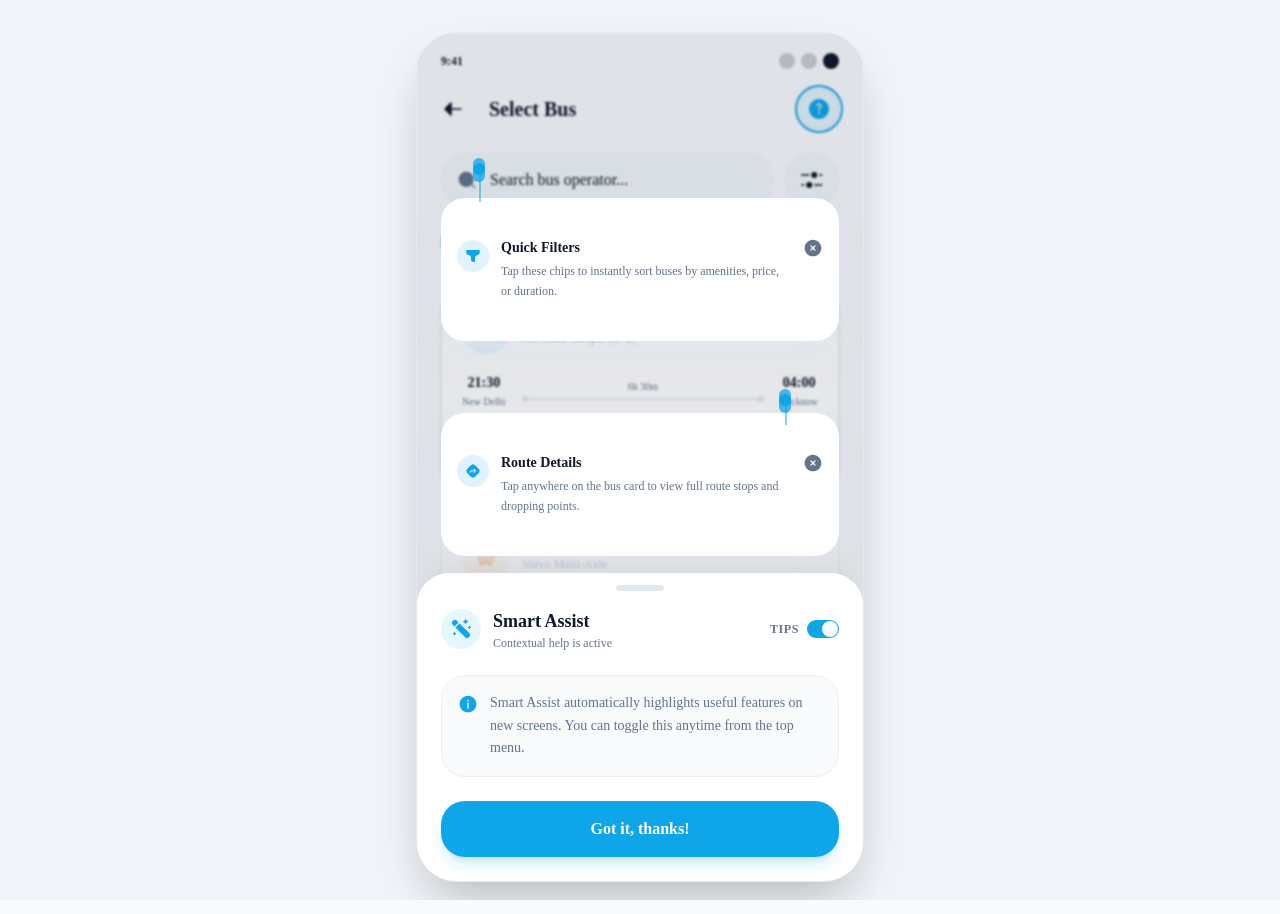
<file: Bus Smart Assist Screen - Related 1 _ Reweb_files/index.html>
<!DOCTYPE html>
<!-- saved from url=(0060)https://reweb.so/renderers/index.html?mode=preview&type=page -->
<html lang="en" class="h-full" style="--card: #FFFFFF; --ring: #0EA5E9; --input: #F8FAFC; --muted: #F1F5F9; --accent: #E0F2FE; --border: #E2E8F0; --radius: 1.25rem; --shadow: 0 1px 3px 0px hsl(0 0% 0% / 0.10), 0 1px 2px -1px hsl(0 0% 0% / 0.10); --chart-1: #0EA5E9; --chart-2: #22C55E; --chart-3: #F97316; --chart-4: #6366F1; --chart-5: #EC4899; --popover: #FFFFFF; --primary: #0EA5E9; --sidebar: #FFFFFF; --spacing: 0.25rem; --font-mono: JetBrains Mono; --font-sans: Plus Jakarta Sans; --secondary: #F1F5F9; --shadow-lg: 0 1px 3px 0px hsl(0 0% 0% / 0.10), 0 4px 6px -1px hsl(0 0% 0% / 0.10); --shadow-md: 0 1px 3px 0px hsl(0 0% 0% / 0.10), 0 2px 4px -1px hsl(0 0% 0% / 0.10); --shadow-sm: 0 1px 3px 0px hsl(0 0% 0% / 0.10), 0 1px 2px -1px hsl(0 0% 0% / 0.10); --shadow-xl: 0 1px 3px 0px hsl(0 0% 0% / 0.10), 0 8px 10px -1px hsl(0 0% 0% / 0.10); --shadow-xs: 0 1px 3px 0px hsl(0 0% 0% / 0.05); --background: #F8FAFC; --font-serif: Playfair Display; --foreground: #0F172A; --shadow-2xl: 0 1px 3px 0px hsl(0 0% 0% / 0.25); --shadow-2xs: 0 1px 3px 0px hsl(0 0% 0% / 0.05); --destructive: #EF4444; --font-heading: Plus Jakarta Sans; --sidebar-ring: #0EA5E9; --sidebar-accent: #F1F5F9; --sidebar-border: #E2E8F0; --card-foreground: #0F172A; --sidebar-primary: #0EA5E9; --tracking-normal: 0em; --muted-foreground: #64748B; --accent-foreground: #0EA5E9; --popover-foreground: #0F172A; --primary-foreground: #FFFFFF; --sidebar-foreground: #0F172A; --secondary-foreground: #0F172A; --destructive-foreground: oklch(1.0000 0 0); --sidebar-accent-foreground: #0EA5E9; --sidebar-primary-foreground: #FFFFFF;"><head><meta http-equiv="Content-Type" content="text/html; charset=UTF-8">


    
    <meta name="viewport" content="width=device-width, initial-scale=1.0">
    <title>Reweb Renderers</title>
    <style type="text/tailwindcss">
      @theme inline {
        --font-sans: var(--font-sans);
        --font-serif: var(--font-serif);
        --font-mono: var(--font-mono);

        --font-heading: var(--font-heading, var(--font-sans));
      }

      @theme inline {
        --color-background: var(--background);
        --color-foreground: var(--foreground);
        --color-card: var(--card);
        --color-card-foreground: var(--card-foreground);
        --color-popover: var(--popover);
        --color-popover-foreground: var(--popover-foreground);
        --color-primary: var(--primary);
        --color-primary-foreground: var(--primary-foreground);
        --color-secondary: var(--secondary);
        --color-secondary-foreground: var(--secondary-foreground);
        --color-muted: var(--muted);
        --color-muted-foreground: var(--muted-foreground);
        --color-accent: var(--accent);
        --color-accent-foreground: var(--accent-foreground);
        --color-destructive: var(--destructive);

        --color-border: var(--border);
        --color-input: var(--input);
        --color-ring: var(--ring);

        --color-chart-1: var(--chart-1);
        --color-chart-2: var(--chart-2);
        --color-chart-3: var(--chart-3);
        --color-chart-4: var(--chart-4);
        --color-chart-5: var(--chart-5);

        --color-sidebar: var(--sidebar);
        --color-sidebar-foreground: var(--sidebar-foreground);
        --color-sidebar-primary: var(--sidebar-primary);
        --color-sidebar-primary-foreground: var(--sidebar-primary-foreground);
        --color-sidebar-accent: var(--sidebar-accent);
        --color-sidebar-accent-foreground: var(--sidebar-accent-foreground);
        --color-sidebar-border: var(--sidebar-border);
        --color-sidebar-ring: var(--sidebar-ring);

        --radius-sm: calc(var(--radius) - 4px);
        --radius-md: calc(var(--radius) - 2px);
        --radius-lg: var(--radius);
        --radius-xl: calc(var(--radius) + 4px);

        --tracking-tighter: calc(var(--tracking-normal) - 0.05em);
        --tracking-tight: calc(var(--tracking-normal) - 0.025em);
        --tracking-wide: calc(var(--tracking-normal) + 0.025em);
        --tracking-wider: calc(var(--tracking-normal) + 0.05em);
        --tracking-widest: calc(var(--tracking-normal) + 0.1em);
        --tracking-normal: var(--tracking-normal);
      }

      @layer base {
        * {
          @apply border-border outline-ring/50;
        }
        body {
          @apply bg-background text-foreground font-sans;
          letter-spacing: var(--tracking-normal);
        }
        html, 
        body {
          overflow: overlay;
        }
      }

      @layer base {
        button,
        [role="button"] {
          cursor: pointer;
        }
        button:disabled,
        [role="button"]:disabled {
          cursor: default;
        }
      }

      @layer base {
        ::-webkit-scrollbar {
          width: 5px;
        }
        ::-webkit-scrollbar-track {
          background: transparent;
        }
        ::-webkit-scrollbar-thumb {
          background: var(--border);
          border-radius: 5px;
        }
        * {
          scrollbar-width: thin;
          scrollbar-color: var(--border) transparent;
        }
      }

      @utility container {
        @apply mx-auto px-4 max-w-6xl;
      }

      @theme inline {
        --animation-delay-0: 0s;
        --animation-delay-75: 75ms;
        --animation-delay-100: 0.1s;
        --animation-delay-150: 0.15s;
        --animation-delay-200: 0.2s;
        --animation-delay-300: 0.3s;
        --animation-delay-500: 0.5s;
        --animation-delay-700: 0.7s;
        --animation-delay-1000: 1s;

        --animation-repeat-0: 0;
        --animation-repeat-1: 1;
        --animation-repeat-infinite: infinite;

        --animation-direction-normal: normal;
        --animation-direction-reverse: reverse;
        --animation-direction-alternate: alternate;
        --animation-direction-alternate-reverse: alternate-reverse;

        --animation-fill-mode-none: none;
        --animation-fill-mode-forwards: forwards;
        --animation-fill-mode-backwards: backwards;
        --animation-fill-mode-both: both;

        --animate-in: var(--tw-duration, 150ms) var(--tw-ease, ease) enter;
        --animate-out: var(--tw-duration, 150ms) var(--tw-ease, ease) exit;

        --percentage-0: 0;
        --percentage-5: 0.05;
        --percentage-10: 0.1;
        --percentage-15: 0.15;
        --percentage-20: 0.2;
        --percentage-25: 0.25;
        --percentage-30: 0.3;
        --percentage-35: 0.35;
        --percentage-40: 0.4;
        --percentage-45: 0.45;
        --percentage-50: 0.5;
        --percentage-55: 0.55;
        --percentage-60: 0.6;
        --percentage-65: 0.65;
        --percentage-70: 0.7;
        --percentage-75: 0.75;
        --percentage-80: 0.8;
        --percentage-85: 0.85;
        --percentage-90: 0.9;
        --percentage-95: 0.95;
        --percentage-100: 1;

        --translate-1/2: 50%;
        --translate-1/3: 33.333333%;
        --translate-2/3: 66.666667%;
        --translate-1/4: 25%;
        --translate-2/4: 50%;
        --translate-3/4: 75%;
        --translate-full: 100%;
        --translate-px: 1px;
        --translate-0: 0px;
        --translate-0.5: 0.125rem;
        --translate-1: 0.25rem;
        --translate-1.5: 0.375rem;
        --translate-2: 0.5rem;
        --translate-2.5: 0.625rem;
        --translate-3: 0.75rem;
        --translate-3.5: 0.875rem;
        --translate-4: 1rem;
        --translate-5: 1.25rem;
        --translate-6: 1.5rem;
        --translate-7: 1.75rem;
        --translate-8: 2rem;
        --translate-9: 2.25rem;
        --translate-10: 2.5rem;
        --translate-11: 2.75rem;
        --translate-12: 3rem;
        --translate-14: 3.5rem;
        --translate-16: 4rem;
        --translate-20: 5rem;
        --translate-24: 6rem;
        --translate-28: 7rem;
        --translate-32: 8rem;
        --translate-36: 9rem;
        --translate-40: 10rem;
        --translate-44: 11rem;
        --translate-48: 12rem;
        --translate-52: 13rem;
        --translate-56: 14rem;
        --translate-60: 15rem;
        --translate-64: 16rem;
        --translate-72: 18rem;
        --translate-80: 20rem;
        --translate-96: 24rem;

        @keyframes enter {
          from {
            opacity: var(--tw-enter-opacity, 1);
            transform: translate3d(
                var(--tw-enter-translate-x, 0),
                var(--tw-enter-translate-y, 0),
                0
              )
              scale3d(
                var(--tw-enter-scale, 1),
                var(--tw-enter-scale, 1),
                var(--tw-enter-scale, 1)
              )
              rotate(var(--tw-enter-rotate, 0));
          }
        }

        @keyframes exit {
          to {
            opacity: var(--tw-exit-opacity, 1);
            transform: translate3d(
                var(--tw-exit-translate-x, 0),
                var(--tw-exit-translate-y, 0),
                0
              )
              scale3d(
                var(--tw-exit-scale, 1),
                var(--tw-exit-scale, 1),
                var(--tw-exit-scale, 1)
              )
              rotate(var(--tw-exit-rotate, 0));
          }
        }
      }

      @utility delay-* {
        animation-delay: calc(--value(number) * 1ms);
        animation-delay: --value(--animation-delay- *, [duration], [ *]);
      }

      @utility repeat-* {
        animation-iteration-count: --value(--animation-repeat- *, integer);
      }

      @utility direction-* {
        animation-direction: --value(--animation-direction- *);
      }

      @utility fill-mode-* {
        animation-fill-mode: --value(--animation-fill-mode- *);
      }

      @utility running {
        animation-play-state: running;
      }
      @utility paused {
        animation-play-state: paused;
      }

      @utility fade-in {
        --tw-enter-opacity: 0;
      }
      @utility fade-in-* {
        --tw-enter-opacity: --value(--percentage- *, [ *]);
      }

      @utility fade-out {
        --tw-exit-opacity: 0;
      }
      @utility fade-out-* {
        --tw-exit-opacity: --value(--percentage- *, [ *]);
      }

      @utility zoom-in {
        --tw-enter-scale: 0;
      }
      @utility zoom-in-* {
        --tw-enter-scale: calc(--value([percentage]) / 100%);
        --tw-enter-scale: calc(--value([ratio], [number]));
        --tw-enter-scale: --value(--percentage- *);
      }

      @utility zoom-out {
        --tw-exit-scale: 0;
      }
      @utility zoom-out-* {
        --tw-exit-scale: calc(--value([percentage]) / 100%);
        --tw-exit-scale: calc(--value([ratio], [number]));
        --tw-exit-scale: --value(--percentage- *);
      }

      @utility spin-in {
        --tw-enter-rotate: 30deg;
      }
      @utility spin-in-* {
        --tw-enter-rotate: calc(--value(number) * 1deg);
        --tw-enter-rotate: --value(--rotate- *, [angle]);
      }

      @utility spin-out {
        --tw-exit-rotate: 30deg;
      }
      @utility spin-out-* {
        --tw-exit-rotate: calc(--value(number) * 1deg);
        --tw-exit-rotate: --value(--rotate- *, [angle]);
      }

      @utility slide-in-from-top {
        --tw-enter-translate-y: -100%;
      }
      @utility slide-in-from-top-* {
        --tw-enter-translate-y: calc(--value(integer) * var(--spacing) * -1);
        --tw-enter-translate-y: calc(
          --value(--translate- *, [percentage], ratio, [length]) * -1
        );
      }

      @utility slide-in-from-bottom {
        --tw-enter-translate-y: 100%;
      }
      @utility slide-in-from-bottom-* {
        --tw-enter-translate-y: calc(--value(integer) * var(--spacing));
        --tw-enter-translate-y: --value(
          --translate- *,
          [percentage],
          ratio,
          [length]
        );
      }
      @utility slide-in-from-left {
        --tw-enter-translate-x: -100%;
      }
      @utility slide-in-from-left-* {
        --tw-enter-translate-x: calc(--value(integer) * var(--spacing) * -1);
        --tw-enter-translate-x: calc(
          --value(--translate- *, [percentage], ratio, [length]) * -1
        );
      }
      @utility slide-in-from-right {
        --tw-enter-translate-x: 100%;
      }
      @utility slide-in-from-right-* {
        --tw-enter-translate-x: calc(--value(integer) * var(--spacing));
        --tw-enter-translate-x: --value(
          --translate- *,
          [percentage],
          ratio,
          [length]
        );
      }

      @utility slide-out-to-top {
        --tw-exit-translate-y: -100%;
      }
      @utility slide-out-to-top-* {
        --tw-exit-translate-y: calc(--value(integer) * var(--spacing) * -1);
        --tw-exit-translate-y: calc(
          --value(--translate- *, [percentage], ratio, [length]) * -1
        );
      }
      @utility slide-out-to-bottom {
        --tw-exit-translate-y: 100%;
      }
      @utility slide-out-to-bottom-* {
        --tw-exit-translate-y: calc(--value(integer) * var(--spacing));
        --tw-exit-translate-y: --value(
          --translate- *,
          [percentage],
          ratio,
          [length]
        );
      }
      @utility slide-out-to-left {
        --tw-exit-translate-x: -100%;
      }
      @utility slide-out-to-left-* {
        --tw-exit-translate-x: calc(--value(integer) * var(--spacing) * -1);
        --tw-exit-translate-x: calc(
          --value(--translate- *, [percentage], ratio, [length]) * -1
        );
      }
      @utility slide-out-to-right {
        --tw-exit-translate-x: 100%;
      }
      @utility slide-out-to-right-* {
        --tw-exit-translate-x: calc(--value(integer) * var(--spacing));
        --tw-exit-translate-x: --value(
          --translate- *,
          [percentage],
          ratio,
          [length]
        );
      }
    </style>
    <script type="importmap">{
  "imports": {
    "react": "https://esm.sh/react@19.1.1",
    "react/": "https://esm.sh/react@19.1.1/",
    "react-dom": "https://esm.sh/react-dom@19.1.1",
    "react-dom/": "https://esm.sh/react-dom@19.1.1/"
  }
}</script>
    <script type="module" crossorigin="" src="./index-CGtewkeV.js.download"></script>
  <style>/*! tailwindcss v4.1.14 | MIT License | https://tailwindcss.com */
@layer properties;
@layer theme, base, components, utilities;
@layer theme {
  :root, :host {
    --font-sans: var(--font-sans);
    --font-serif: var(--font-serif);
    --font-mono: var(--font-mono);
    --color-orange-100: oklch(95.4% 0.038 75.164);
    --color-orange-400: oklch(75% 0.183 55.934);
    --color-orange-500: oklch(70.5% 0.213 47.604);
    --color-slate-100: oklch(96.8% 0.007 247.896);
    --color-slate-200: oklch(92.9% 0.013 255.508);
    --color-slate-900: oklch(20.8% 0.042 265.755);
    --color-white: #fff;
    --spacing: 0.25rem;
    --container-md: 28rem;
    --text-xs: 0.75rem;
    --text-xs--line-height: calc(1 / 0.75);
    --text-sm: 0.875rem;
    --text-sm--line-height: calc(1.25 / 0.875);
    --text-base: 1rem;
    --text-base--line-height: calc(1.5 / 1);
    --text-lg: 1.125rem;
    --text-lg--line-height: calc(1.75 / 1.125);
    --text-xl: 1.25rem;
    --text-xl--line-height: calc(1.75 / 1.25);
    --font-weight-medium: 500;
    --font-weight-bold: 700;
    --tracking-normal: var(--tracking-normal);
    --leading-relaxed: 1.625;
    --animate-ping: ping 1s cubic-bezier(0, 0, 0.2, 1) infinite;
    --default-transition-duration: 150ms;
    --default-transition-timing-function: cubic-bezier(0.4, 0, 0.2, 1);
    --default-font-family: var(--font-sans);
    --default-mono-font-family: var(--font-mono);
    --font-heading: var(--font-heading, var(--font-sans));
  }
}
@layer base {
  *, ::after, ::before, ::backdrop, ::file-selector-button {
    box-sizing: border-box;
    margin: 0;
    padding: 0;
    border: 0 solid;
  }
  html, :host {
    line-height: 1.5;
    -webkit-text-size-adjust: 100%;
    tab-size: 4;
    font-family: var(--default-font-family, ui-sans-serif, system-ui, sans-serif, 'Apple Color Emoji', 'Segoe UI Emoji', 'Segoe UI Symbol', 'Noto Color Emoji');
    font-feature-settings: var(--default-font-feature-settings, normal);
    font-variation-settings: var(--default-font-variation-settings, normal);
    -webkit-tap-highlight-color: transparent;
  }
  hr {
    height: 0;
    color: inherit;
    border-top-width: 1px;
  }
  abbr:where([title]) {
    -webkit-text-decoration: underline dotted;
    text-decoration: underline dotted;
  }
  h1, h2, h3, h4, h5, h6 {
    font-size: inherit;
    font-weight: inherit;
  }
  a {
    color: inherit;
    -webkit-text-decoration: inherit;
    text-decoration: inherit;
  }
  b, strong {
    font-weight: bolder;
  }
  code, kbd, samp, pre {
    font-family: var(--default-mono-font-family, ui-monospace, SFMono-Regular, Menlo, Monaco, Consolas, 'Liberation Mono', 'Courier New', monospace);
    font-feature-settings: var(--default-mono-font-feature-settings, normal);
    font-variation-settings: var(--default-mono-font-variation-settings, normal);
    font-size: 1em;
  }
  small {
    font-size: 80%;
  }
  sub, sup {
    font-size: 75%;
    line-height: 0;
    position: relative;
    vertical-align: baseline;
  }
  sub {
    bottom: -0.25em;
  }
  sup {
    top: -0.5em;
  }
  table {
    text-indent: 0;
    border-color: inherit;
    border-collapse: collapse;
  }
  :-moz-focusring {
    outline: auto;
  }
  progress {
    vertical-align: baseline;
  }
  summary {
    display: list-item;
  }
  ol, ul, menu {
    list-style: none;
  }
  img, svg, video, canvas, audio, iframe, embed, object {
    display: block;
    vertical-align: middle;
  }
  img, video {
    max-width: 100%;
    height: auto;
  }
  button, input, select, optgroup, textarea, ::file-selector-button {
    font: inherit;
    font-feature-settings: inherit;
    font-variation-settings: inherit;
    letter-spacing: inherit;
    color: inherit;
    border-radius: 0;
    background-color: transparent;
    opacity: 1;
  }
  :where(select:is([multiple], [size])) optgroup {
    font-weight: bolder;
  }
  :where(select:is([multiple], [size])) optgroup option {
    padding-inline-start: 20px;
  }
  ::file-selector-button {
    margin-inline-end: 4px;
  }
  ::placeholder {
    opacity: 1;
  }
  @supports (not (-webkit-appearance: -apple-pay-button))  or (contain-intrinsic-size: 1px) {
    ::placeholder {
      color: currentcolor;
      @supports (color: color-mix(in lab, red, red)) {
        color: color-mix(in oklab, currentcolor 50%, transparent);
      }
    }
  }
  textarea {
    resize: vertical;
  }
  ::-webkit-search-decoration {
    -webkit-appearance: none;
  }
  ::-webkit-date-and-time-value {
    min-height: 1lh;
    text-align: inherit;
  }
  ::-webkit-datetime-edit {
    display: inline-flex;
  }
  ::-webkit-datetime-edit-fields-wrapper {
    padding: 0;
  }
  ::-webkit-datetime-edit, ::-webkit-datetime-edit-year-field, ::-webkit-datetime-edit-month-field, ::-webkit-datetime-edit-day-field, ::-webkit-datetime-edit-hour-field, ::-webkit-datetime-edit-minute-field, ::-webkit-datetime-edit-second-field, ::-webkit-datetime-edit-millisecond-field, ::-webkit-datetime-edit-meridiem-field {
    padding-block: 0;
  }
  ::-webkit-calendar-picker-indicator {
    line-height: 1;
  }
  :-moz-ui-invalid {
    box-shadow: none;
  }
  button, input:where([type='button'], [type='reset'], [type='submit']), ::file-selector-button {
    appearance: button;
  }
  ::-webkit-inner-spin-button, ::-webkit-outer-spin-button {
    height: auto;
  }
  [hidden]:where(:not([hidden='until-found'])) {
    display: none !important;
  }
}
@layer utilities {
  .pointer-events-none {
    pointer-events: none;
  }
  .absolute {
    position: absolute;
  }
  .relative {
    position: relative;
  }
  .inset-0 {
    inset: calc(var(--spacing) * 0);
  }
  .-top-6 {
    top: calc(var(--spacing) * -6);
  }
  .-top-10 {
    top: calc(var(--spacing) * -10);
  }
  .top-1\/2 {
    top: calc(1/2 * 100%);
  }
  .top-3 {
    top: calc(var(--spacing) * 3);
  }
  .top-\[165px\] {
    top: 165px;
  }
  .top-\[380px\] {
    top: 380px;
  }
  .right-0 {
    right: calc(var(--spacing) * 0);
  }
  .right-6 {
    right: calc(var(--spacing) * 6);
  }
  .right-12 {
    right: calc(var(--spacing) * 12);
  }
  .bottom-0 {
    bottom: calc(var(--spacing) * 0);
  }
  .left-0 {
    left: calc(var(--spacing) * 0);
  }
  .left-1\.5 {
    left: calc(var(--spacing) * 1.5);
  }
  .left-4 {
    left: calc(var(--spacing) * 4);
  }
  .left-6 {
    left: calc(var(--spacing) * 6);
  }
  .left-8 {
    left: calc(var(--spacing) * 8);
  }
  .z-0 {
    z-index: 0;
  }
  .z-20 {
    z-index: 20;
  }
  .mx-auto {
    margin-inline: auto;
  }
  .mt-0\.5 {
    margin-top: calc(var(--spacing) * 0.5);
  }
  .mt-3 {
    margin-top: calc(var(--spacing) * 3);
  }
  .mb-1 {
    margin-bottom: calc(var(--spacing) * 1);
  }
  .mb-2 {
    margin-bottom: calc(var(--spacing) * 2);
  }
  .mb-4 {
    margin-bottom: calc(var(--spacing) * 4);
  }
  .mb-6 {
    margin-bottom: calc(var(--spacing) * 6);
  }
  .-ml-2 {
    margin-left: calc(var(--spacing) * -2);
  }
  .ml-1 {
    margin-left: calc(var(--spacing) * 1);
  }
  .block {
    display: block;
  }
  .flex {
    display: flex;
  }
  .inline-block {
    display: inline-block;
  }
  .inline-flex {
    display: inline-flex;
  }
  .size-3 {
    width: calc(var(--spacing) * 3);
    height: calc(var(--spacing) * 3);
  }
  .size-4 {
    width: calc(var(--spacing) * 4);
    height: calc(var(--spacing) * 4);
  }
  .size-5 {
    width: calc(var(--spacing) * 5);
    height: calc(var(--spacing) * 5);
  }
  .size-6 {
    width: calc(var(--spacing) * 6);
    height: calc(var(--spacing) * 6);
  }
  .h-0\.5 {
    height: calc(var(--spacing) * 0.5);
  }
  .h-1\.5 {
    height: calc(var(--spacing) * 1.5);
  }
  .h-3 {
    height: calc(var(--spacing) * 3);
  }
  .h-4 {
    height: calc(var(--spacing) * 4);
  }
  .h-6 {
    height: calc(var(--spacing) * 6);
  }
  .h-8 {
    height: calc(var(--spacing) * 8);
  }
  .h-10 {
    height: calc(var(--spacing) * 10);
  }
  .h-12 {
    height: calc(var(--spacing) * 12);
  }
  .h-14 {
    height: calc(var(--spacing) * 14);
  }
  .h-\[1\.15rem\] {
    height: 1.15rem;
  }
  .h-\[850px\] {
    height: 850px;
  }
  .h-full {
    height: 100%;
  }
  .min-h-screen {
    min-height: 100vh;
  }
  .w-0\.5 {
    width: calc(var(--spacing) * 0.5);
  }
  .w-1\.5 {
    width: calc(var(--spacing) * 1.5);
  }
  .w-3 {
    width: calc(var(--spacing) * 3);
  }
  .w-4 {
    width: calc(var(--spacing) * 4);
  }
  .w-8 {
    width: calc(var(--spacing) * 8);
  }
  .w-10 {
    width: calc(var(--spacing) * 10);
  }
  .w-12 {
    width: calc(var(--spacing) * 12);
  }
  .w-full {
    width: 100%;
  }
  .max-w-md {
    max-width: var(--container-md);
  }
  .min-w-8 {
    min-width: calc(var(--spacing) * 8);
  }
  .flex-1 {
    flex: 1;
  }
  .shrink-0 {
    flex-shrink: 0;
  }
  .-translate-y-1\/2 {
    --tw-translate-y: calc(50% * -1);
    translate: var(--tw-translate-x) var(--tw-translate-y);
  }
  .animate-in {
    animation: var(--tw-duration, 150ms) var(--tw-ease, ease) enter;
  }
  .animate-ping {
    animation: var(--animate-ping);
  }
  .flex-col {
    flex-direction: column;
  }
  .items-center {
    align-items: center;
  }
  .items-start {
    align-items: flex-start;
  }
  .justify-between {
    justify-content: space-between;
  }
  .justify-center {
    justify-content: center;
  }
  .gap-1\.5 {
    gap: calc(var(--spacing) * 1.5);
  }
  .gap-2 {
    gap: calc(var(--spacing) * 2);
  }
  .gap-3 {
    gap: calc(var(--spacing) * 3);
  }
  .gap-4 {
    gap: calc(var(--spacing) * 4);
  }
  .gap-6 {
    gap: calc(var(--spacing) * 6);
  }
  .space-y-4 {
    :where(& > :not(:last-child)) {
      --tw-space-y-reverse: 0;
      margin-block-start: calc(calc(var(--spacing) * 4) * var(--tw-space-y-reverse));
      margin-block-end: calc(calc(var(--spacing) * 4) * calc(1 - var(--tw-space-y-reverse)));
    }
  }
  .space-y-6 {
    :where(& > :not(:last-child)) {
      --tw-space-y-reverse: 0;
      margin-block-start: calc(calc(var(--spacing) * 6) * var(--tw-space-y-reverse));
      margin-block-end: calc(calc(var(--spacing) * 6) * calc(1 - var(--tw-space-y-reverse)));
    }
  }
  .self-start {
    align-self: flex-start;
  }
  .overflow-hidden {
    overflow: hidden;
  }
  .rounded-\[1\.5rem\] {
    border-radius: 1.5rem;
  }
  .rounded-\[2\.5rem\] {
    border-radius: 2.5rem;
  }
  .rounded-full {
    border-radius: calc(infinity * 1px);
  }
  .rounded-lg {
    border-radius: var(--radius);
  }
  .rounded-xl {
    border-radius: calc(var(--radius) + 4px);
  }
  .rounded-t-\[2rem\] {
    border-top-left-radius: 2rem;
    border-top-right-radius: 2rem;
  }
  .border {
    border-style: var(--tw-border-style);
    border-width: 1px;
  }
  .border-t {
    border-top-style: var(--tw-border-style);
    border-top-width: 1px;
  }
  .border-dashed {
    --tw-border-style: dashed;
    border-style: dashed;
  }
  .border-none {
    --tw-border-style: none;
    border-style: none;
  }
  .border-border {
    border-color: var(--border);
  }
  .border-border\/50 {
    border-color: var(--border);
    @supports (color: color-mix(in lab, red, red)) {
      border-color: color-mix(in oklab, var(--border) 50%, transparent);
    }
  }
  .border-transparent {
    border-color: transparent;
  }
  .bg-accent {
    background-color: var(--accent);
  }
  .bg-background {
    background-color: var(--background);
  }
  .bg-border {
    background-color: var(--border);
  }
  .bg-foreground {
    background-color: var(--foreground);
  }
  .bg-foreground\/20 {
    background-color: var(--foreground);
    @supports (color: color-mix(in lab, red, red)) {
      background-color: color-mix(in oklab, var(--foreground) 20%, transparent);
    }
  }
  .bg-orange-100 {
    background-color: var(--color-orange-100);
  }
  .bg-primary {
    background-color: var(--primary);
  }
  .bg-primary\/10 {
    background-color: var(--primary);
    @supports (color: color-mix(in lab, red, red)) {
      background-color: color-mix(in oklab, var(--primary) 10%, transparent);
    }
  }
  .bg-primary\/50 {
    background-color: var(--primary);
    @supports (color: color-mix(in lab, red, red)) {
      background-color: color-mix(in oklab, var(--primary) 50%, transparent);
    }
  }
  .bg-secondary {
    background-color: var(--secondary);
  }
  .bg-secondary\/50 {
    background-color: var(--secondary);
    @supports (color: color-mix(in lab, red, red)) {
      background-color: color-mix(in oklab, var(--secondary) 50%, transparent);
    }
  }
  .bg-slate-100 {
    background-color: var(--color-slate-100);
  }
  .bg-slate-900\/10 {
    background-color: color-mix(in srgb, oklch(20.8% 0.042 265.755) 10%, transparent);
    @supports (color: color-mix(in lab, red, red)) {
      background-color: color-mix(in oklab, var(--color-slate-900) 10%, transparent);
    }
  }
  .bg-white {
    background-color: var(--color-white);
  }
  .p-2 {
    padding: calc(var(--spacing) * 2);
  }
  .p-3\.5 {
    padding: calc(var(--spacing) * 3.5);
  }
  .p-4 {
    padding: calc(var(--spacing) * 4);
  }
  .p-5 {
    padding: calc(var(--spacing) * 5);
  }
  .p-6 {
    padding: calc(var(--spacing) * 6);
  }
  .p-8 {
    padding: calc(var(--spacing) * 8);
  }
  .px-2\.5 {
    padding-inline: calc(var(--spacing) * 2.5);
  }
  .px-4 {
    padding-inline: calc(var(--spacing) * 4);
  }
  .px-6 {
    padding-inline: calc(var(--spacing) * 6);
  }
  .py-1 {
    padding-block: calc(var(--spacing) * 1);
  }
  .py-2 {
    padding-block: calc(var(--spacing) * 2);
  }
  .py-3\.5 {
    padding-block: calc(var(--spacing) * 3.5);
  }
  .py-4 {
    padding-block: calc(var(--spacing) * 4);
  }
  .py-6 {
    padding-block: calc(var(--spacing) * 6);
  }
  .pt-2 {
    padding-top: calc(var(--spacing) * 2);
  }
  .pt-4 {
    padding-top: calc(var(--spacing) * 4);
  }
  .pr-4 {
    padding-right: calc(var(--spacing) * 4);
  }
  .pl-12 {
    padding-left: calc(var(--spacing) * 12);
  }
  .text-center {
    text-align: center;
  }
  .font-heading {
    font-family: var(--font-heading, var(--font-sans));
  }
  .font-sans {
    font-family: var(--font-sans);
  }
  .text-base {
    font-size: var(--text-base);
    line-height: var(--tw-leading, var(--text-base--line-height));
  }
  .text-lg {
    font-size: var(--text-lg);
    line-height: var(--tw-leading, var(--text-lg--line-height));
  }
  .text-sm {
    font-size: var(--text-sm);
    line-height: var(--tw-leading, var(--text-sm--line-height));
  }
  .text-xl {
    font-size: var(--text-xl);
    line-height: var(--tw-leading, var(--text-xl--line-height));
  }
  .text-xs {
    font-size: var(--text-xs);
    line-height: var(--tw-leading, var(--text-xs--line-height));
  }
  .text-\[10px\] {
    font-size: 10px;
  }
  .leading-relaxed {
    --tw-leading: var(--leading-relaxed);
    line-height: var(--leading-relaxed);
  }
  .font-bold {
    --tw-font-weight: var(--font-weight-bold);
    font-weight: var(--font-weight-bold);
  }
  .font-medium {
    --tw-font-weight: var(--font-weight-medium);
    font-weight: var(--font-weight-medium);
  }
  .tracking-wider {
    --tw-tracking: calc(var(--tracking-normal) + 0.05em);
    letter-spacing: calc(var(--tracking-normal) + 0.05em);
  }
  .whitespace-nowrap {
    white-space: nowrap;
  }
  .text-card-foreground {
    color: var(--card-foreground);
  }
  .text-foreground {
    color: var(--foreground);
  }
  .text-muted-foreground {
    color: var(--muted-foreground);
  }
  .text-orange-400 {
    color: var(--color-orange-400);
  }
  .text-orange-500 {
    color: var(--color-orange-500);
  }
  .text-primary {
    color: var(--primary);
  }
  .text-primary-foreground {
    color: var(--primary-foreground);
  }
  .uppercase {
    text-transform: uppercase;
  }
  .line-through {
    text-decoration-line: line-through;
  }
  .opacity-50 {
    opacity: 50%;
  }
  .opacity-75 {
    opacity: 75%;
  }
  .shadow-2xl {
    --tw-shadow: 0 25px 50px -12px var(--tw-shadow-color, rgb(0 0 0 / 0.25));
    box-shadow: var(--tw-inset-shadow), var(--tw-inset-ring-shadow), var(--tw-ring-offset-shadow), var(--tw-ring-shadow), var(--tw-shadow);
  }
  .shadow-\[0_-10px_40px_-15px_rgba\(0\,0\,0\,0\.1\)\] {
    --tw-shadow: 0 -10px 40px -15px var(--tw-shadow-color, rgba(0,0,0,0.1));
    box-shadow: var(--tw-inset-shadow), var(--tw-inset-ring-shadow), var(--tw-ring-offset-shadow), var(--tw-ring-shadow), var(--tw-shadow);
  }
  .shadow-lg {
    --tw-shadow: 0 10px 15px -3px var(--tw-shadow-color, rgb(0 0 0 / 0.1)), 0 4px 6px -4px var(--tw-shadow-color, rgb(0 0 0 / 0.1));
    box-shadow: var(--tw-inset-shadow), var(--tw-inset-ring-shadow), var(--tw-ring-offset-shadow), var(--tw-ring-shadow), var(--tw-shadow);
  }
  .shadow-md {
    --tw-shadow: 0 4px 6px -1px var(--tw-shadow-color, rgb(0 0 0 / 0.1)), 0 2px 4px -2px var(--tw-shadow-color, rgb(0 0 0 / 0.1));
    box-shadow: var(--tw-inset-shadow), var(--tw-inset-ring-shadow), var(--tw-ring-offset-shadow), var(--tw-ring-shadow), var(--tw-shadow);
  }
  .shadow-sm {
    --tw-shadow: 0 1px 3px 0 var(--tw-shadow-color, rgb(0 0 0 / 0.1)), 0 1px 2px -1px var(--tw-shadow-color, rgb(0 0 0 / 0.1));
    box-shadow: var(--tw-inset-shadow), var(--tw-inset-ring-shadow), var(--tw-ring-offset-shadow), var(--tw-ring-shadow), var(--tw-shadow);
  }
  .shadow-xl {
    --tw-shadow: 0 20px 25px -5px var(--tw-shadow-color, rgb(0 0 0 / 0.1)), 0 8px 10px -6px var(--tw-shadow-color, rgb(0 0 0 / 0.1));
    box-shadow: var(--tw-inset-shadow), var(--tw-inset-ring-shadow), var(--tw-ring-offset-shadow), var(--tw-ring-shadow), var(--tw-shadow);
  }
  .shadow-xs {
    --tw-shadow: 0 1px 2px 0 var(--tw-shadow-color, rgb(0 0 0 / 0.05));
    box-shadow: var(--tw-inset-shadow), var(--tw-inset-ring-shadow), var(--tw-ring-offset-shadow), var(--tw-ring-shadow), var(--tw-shadow);
  }
  .ring-0 {
    --tw-ring-shadow: var(--tw-ring-inset,) 0 0 0 calc(0px + var(--tw-ring-offset-width)) var(--tw-ring-color, currentcolor);
    box-shadow: var(--tw-inset-shadow), var(--tw-inset-ring-shadow), var(--tw-ring-offset-shadow), var(--tw-ring-shadow), var(--tw-shadow);
  }
  .ring-2 {
    --tw-ring-shadow: var(--tw-ring-inset,) 0 0 0 calc(2px + var(--tw-ring-offset-width)) var(--tw-ring-color, currentcolor);
    box-shadow: var(--tw-inset-shadow), var(--tw-inset-ring-shadow), var(--tw-ring-offset-shadow), var(--tw-ring-shadow), var(--tw-shadow);
  }
  .shadow-primary\/20 {
    --tw-shadow-color: var(--primary);
    @supports (color: color-mix(in lab, red, red)) {
      --tw-shadow-color: color-mix(in oklab, color-mix(in oklab, var(--primary) 20%, transparent) var(--tw-shadow-alpha), transparent);
    }
  }
  .shadow-slate-200\/50 {
    --tw-shadow-color: color-mix(in srgb, oklch(92.9% 0.013 255.508) 50%, transparent);
    @supports (color: color-mix(in lab, red, red)) {
      --tw-shadow-color: color-mix(in oklab, color-mix(in oklab, var(--color-slate-200) 50%, transparent) var(--tw-shadow-alpha), transparent);
    }
  }
  .ring-primary {
    --tw-ring-color: var(--primary);
  }
  .ring-offset-2 {
    --tw-ring-offset-width: 2px;
    --tw-ring-offset-shadow: var(--tw-ring-inset,) 0 0 0 var(--tw-ring-offset-width) var(--tw-ring-offset-color);
  }
  .ring-offset-background {
    --tw-ring-offset-color: var(--background);
  }
  .backdrop-blur-\[1px\] {
    --tw-backdrop-blur: blur(1px);
    -webkit-backdrop-filter: var(--tw-backdrop-blur,) var(--tw-backdrop-brightness,) var(--tw-backdrop-contrast,) var(--tw-backdrop-grayscale,) var(--tw-backdrop-hue-rotate,) var(--tw-backdrop-invert,) var(--tw-backdrop-opacity,) var(--tw-backdrop-saturate,) var(--tw-backdrop-sepia,);
    backdrop-filter: var(--tw-backdrop-blur,) var(--tw-backdrop-brightness,) var(--tw-backdrop-contrast,) var(--tw-backdrop-grayscale,) var(--tw-backdrop-hue-rotate,) var(--tw-backdrop-invert,) var(--tw-backdrop-opacity,) var(--tw-backdrop-saturate,) var(--tw-backdrop-sepia,);
  }
  .transition-all {
    transition-property: all;
    transition-timing-function: var(--tw-ease, var(--default-transition-timing-function));
    transition-duration: var(--tw-duration, var(--default-transition-duration));
  }
  .transition-colors {
    transition-property: color, background-color, border-color, outline-color, text-decoration-color, fill, stroke, --tw-gradient-from, --tw-gradient-via, --tw-gradient-to;
    transition-timing-function: var(--tw-ease, var(--default-transition-timing-function));
    transition-duration: var(--tw-duration, var(--default-transition-duration));
  }
  .transition-transform {
    transition-property: transform, translate, scale, rotate;
    transition-timing-function: var(--tw-ease, var(--default-transition-timing-function));
    transition-duration: var(--tw-duration, var(--default-transition-duration));
  }
  .delay-150 {
    transition-delay: 150ms;
  }
  .duration-500 {
    --tw-duration: 500ms;
    transition-duration: 500ms;
  }
  .duration-700 {
    --tw-duration: 700ms;
    transition-duration: 700ms;
  }
  .delay-150 {
    animation-delay: calc(150 * 1ms);
    animation-delay: 0.15s;
  }
  .outline-none {
    --tw-outline-style: none;
    outline-style: none;
  }
  .select-none {
    -webkit-user-select: none;
    user-select: none;
  }
  .slide-in-from-bottom-2 {
    --tw-enter-translate-y: calc(2 * var(--spacing));
    --tw-enter-translate-y: 0.5rem;
  }
  .slide-in-from-bottom-4 {
    --tw-enter-translate-y: calc(4 * var(--spacing));
    --tw-enter-translate-y: 1rem;
  }
  .fade-in {
    --tw-enter-opacity: 0;
  }
  .slide-in-from-bottom {
    --tw-enter-translate-y: 100%;
  }
  .group-data-\[disabled\=true\]\:pointer-events-none {
    &:is(:where(.group)[data-disabled="true"] *) {
      pointer-events: none;
    }
  }
  .group-data-\[disabled\=true\]\:opacity-50 {
    &:is(:where(.group)[data-disabled="true"] *) {
      opacity: 50%;
    }
  }
  .peer-disabled\:cursor-not-allowed {
    &:is(:where(.peer):disabled ~ *) {
      cursor: not-allowed;
    }
  }
  .peer-disabled\:opacity-50 {
    &:is(:where(.peer):disabled ~ *) {
      opacity: 50%;
    }
  }
  .hover\:bg-primary\/90 {
    &:hover {
      @media (hover: hover) {
        background-color: var(--primary);
        @supports (color: color-mix(in lab, red, red)) {
          background-color: color-mix(in oklab, var(--primary) 90%, transparent);
        }
      }
    }
  }
  .hover\:bg-secondary {
    &:hover {
      @media (hover: hover) {
        background-color: var(--secondary);
      }
    }
  }
  .hover\:text-foreground {
    &:hover {
      @media (hover: hover) {
        color: var(--foreground);
      }
    }
  }
  .focus-visible\:border-ring {
    &:focus-visible {
      border-color: var(--ring);
    }
  }
  .focus-visible\:ring-\[3px\] {
    &:focus-visible {
      --tw-ring-shadow: var(--tw-ring-inset,) 0 0 0 calc(3px + var(--tw-ring-offset-width)) var(--tw-ring-color, currentcolor);
      box-shadow: var(--tw-inset-shadow), var(--tw-inset-ring-shadow), var(--tw-ring-offset-shadow), var(--tw-ring-shadow), var(--tw-shadow);
    }
  }
  .focus-visible\:ring-ring\/50 {
    &:focus-visible {
      --tw-ring-color: var(--ring);
      @supports (color: color-mix(in lab, red, red)) {
        --tw-ring-color: color-mix(in oklab, var(--ring) 50%, transparent);
      }
    }
  }
  .disabled\:pointer-events-none {
    &:disabled {
      pointer-events: none;
    }
  }
  .disabled\:cursor-not-allowed {
    &:disabled {
      cursor: not-allowed;
    }
  }
  .disabled\:opacity-50 {
    &:disabled {
      opacity: 50%;
    }
  }
  .has-\[\>svg\]\:px-3 {
    &:has(>svg) {
      padding-inline: calc(var(--spacing) * 3);
    }
  }
  .aria-invalid\:border-destructive {
    &[aria-invalid="true"] {
      border-color: var(--destructive);
    }
  }
  .aria-invalid\:ring-destructive\/20 {
    &[aria-invalid="true"] {
      --tw-ring-color: var(--destructive);
      @supports (color: color-mix(in lab, red, red)) {
        --tw-ring-color: color-mix(in oklab, var(--destructive) 20%, transparent);
      }
    }
  }
  .data-\[state\=checked\]\:translate-x-\[calc\(100\%-2px\)\] {
    &[data-state="checked"] {
      --tw-translate-x: calc(100% - 2px);
      translate: var(--tw-translate-x) var(--tw-translate-y);
    }
  }
  .data-\[state\=checked\]\:bg-primary {
    &[data-state="checked"] {
      background-color: var(--primary);
    }
  }
  .data-\[state\=unchecked\]\:translate-x-0 {
    &[data-state="unchecked"] {
      --tw-translate-x: 0px;
      translate: var(--tw-translate-x) var(--tw-translate-y);
    }
  }
  .data-\[state\=unchecked\]\:bg-input {
    &[data-state="unchecked"] {
      background-color: var(--input);
    }
  }
  .dark\:aria-invalid\:ring-destructive\/40 {
    @media (prefers-color-scheme: dark) {
      &[aria-invalid="true"] {
        --tw-ring-color: var(--destructive);
        @supports (color: color-mix(in lab, red, red)) {
          --tw-ring-color: color-mix(in oklab, var(--destructive) 40%, transparent);
        }
      }
    }
  }
  .dark\:data-\[state\=checked\]\:bg-primary-foreground {
    @media (prefers-color-scheme: dark) {
      &[data-state="checked"] {
        background-color: var(--primary-foreground);
      }
    }
  }
  .dark\:data-\[state\=unchecked\]\:bg-foreground {
    @media (prefers-color-scheme: dark) {
      &[data-state="unchecked"] {
        background-color: var(--foreground);
      }
    }
  }
  .dark\:data-\[state\=unchecked\]\:bg-input\/80 {
    @media (prefers-color-scheme: dark) {
      &[data-state="unchecked"] {
        background-color: var(--input);
        @supports (color: color-mix(in lab, red, red)) {
          background-color: color-mix(in oklab, var(--input) 80%, transparent);
        }
      }
    }
  }
  .\[\&_svg\]\:pointer-events-none {
    & svg {
      pointer-events: none;
    }
  }
  .\[\&_svg\]\:shrink-0 {
    & svg {
      flex-shrink: 0;
    }
  }
  .\[\&_svg\:not\(\[class\*\=\'size-\'\]\)\]\:size-4 {
    & svg:not([class*='size-']) {
      width: calc(var(--spacing) * 4);
      height: calc(var(--spacing) * 4);
    }
  }
}
@layer base {
  * {
    border-color: var(--border);
    outline-color: var(--ring);
    @supports (color: color-mix(in lab, red, red)) {
      outline-color: color-mix(in oklab, var(--ring) 50%, transparent);
    }
  }
  body {
    background-color: var(--background);
    font-family: var(--font-sans);
    color: var(--foreground);
    letter-spacing: var(--tracking-normal);
  }
  html, body {
    overflow: overlay;
  }
}
@layer base {
  button, [role="button"] {
    cursor: pointer;
  }
  button:disabled, [role="button"]:disabled {
    cursor: default;
  }
}
@layer base {
  ::-webkit-scrollbar {
    width: 5px;
  }
  ::-webkit-scrollbar-track {
    background: transparent;
  }
  ::-webkit-scrollbar-thumb {
    background: var(--border);
    border-radius: 5px;
  }
  * {
    scrollbar-width: thin;
    scrollbar-color: var(--border) transparent;
  }
}
@property --tw-translate-x {
  syntax: "*";
  inherits: false;
  initial-value: 0;
}
@property --tw-translate-y {
  syntax: "*";
  inherits: false;
  initial-value: 0;
}
@property --tw-translate-z {
  syntax: "*";
  inherits: false;
  initial-value: 0;
}
@property --tw-space-y-reverse {
  syntax: "*";
  inherits: false;
  initial-value: 0;
}
@property --tw-border-style {
  syntax: "*";
  inherits: false;
  initial-value: solid;
}
@property --tw-leading {
  syntax: "*";
  inherits: false;
}
@property --tw-font-weight {
  syntax: "*";
  inherits: false;
}
@property --tw-tracking {
  syntax: "*";
  inherits: false;
}
@property --tw-shadow {
  syntax: "*";
  inherits: false;
  initial-value: 0 0 #0000;
}
@property --tw-shadow-color {
  syntax: "*";
  inherits: false;
}
@property --tw-shadow-alpha {
  syntax: "<percentage>";
  inherits: false;
  initial-value: 100%;
}
@property --tw-inset-shadow {
  syntax: "*";
  inherits: false;
  initial-value: 0 0 #0000;
}
@property --tw-inset-shadow-color {
  syntax: "*";
  inherits: false;
}
@property --tw-inset-shadow-alpha {
  syntax: "<percentage>";
  inherits: false;
  initial-value: 100%;
}
@property --tw-ring-color {
  syntax: "*";
  inherits: false;
}
@property --tw-ring-shadow {
  syntax: "*";
  inherits: false;
  initial-value: 0 0 #0000;
}
@property --tw-inset-ring-color {
  syntax: "*";
  inherits: false;
}
@property --tw-inset-ring-shadow {
  syntax: "*";
  inherits: false;
  initial-value: 0 0 #0000;
}
@property --tw-ring-inset {
  syntax: "*";
  inherits: false;
}
@property --tw-ring-offset-width {
  syntax: "<length>";
  inherits: false;
  initial-value: 0px;
}
@property --tw-ring-offset-color {
  syntax: "*";
  inherits: false;
  initial-value: #fff;
}
@property --tw-ring-offset-shadow {
  syntax: "*";
  inherits: false;
  initial-value: 0 0 #0000;
}
@property --tw-backdrop-blur {
  syntax: "*";
  inherits: false;
}
@property --tw-backdrop-brightness {
  syntax: "*";
  inherits: false;
}
@property --tw-backdrop-contrast {
  syntax: "*";
  inherits: false;
}
@property --tw-backdrop-grayscale {
  syntax: "*";
  inherits: false;
}
@property --tw-backdrop-hue-rotate {
  syntax: "*";
  inherits: false;
}
@property --tw-backdrop-invert {
  syntax: "*";
  inherits: false;
}
@property --tw-backdrop-opacity {
  syntax: "*";
  inherits: false;
}
@property --tw-backdrop-saturate {
  syntax: "*";
  inherits: false;
}
@property --tw-backdrop-sepia {
  syntax: "*";
  inherits: false;
}
@property --tw-duration {
  syntax: "*";
  inherits: false;
}
@keyframes ping {
  75%, 100% {
    transform: scale(2);
    opacity: 0;
  }
}
@keyframes enter {
  from {
    opacity: var(--tw-enter-opacity, 1);
    transform: translate3d( var(--tw-enter-translate-x, 0), var(--tw-enter-translate-y, 0), 0 ) scale3d( var(--tw-enter-scale, 1), var(--tw-enter-scale, 1), var(--tw-enter-scale, 1) ) rotate(var(--tw-enter-rotate, 0));
  }
}
@layer properties {
  @supports ((-webkit-hyphens: none) and (not (margin-trim: inline))) or ((-moz-orient: inline) and (not (color:rgb(from red r g b)))) {
    *, ::before, ::after, ::backdrop {
      --tw-translate-x: 0;
      --tw-translate-y: 0;
      --tw-translate-z: 0;
      --tw-space-y-reverse: 0;
      --tw-border-style: solid;
      --tw-leading: initial;
      --tw-font-weight: initial;
      --tw-tracking: initial;
      --tw-shadow: 0 0 #0000;
      --tw-shadow-color: initial;
      --tw-shadow-alpha: 100%;
      --tw-inset-shadow: 0 0 #0000;
      --tw-inset-shadow-color: initial;
      --tw-inset-shadow-alpha: 100%;
      --tw-ring-color: initial;
      --tw-ring-shadow: 0 0 #0000;
      --tw-inset-ring-color: initial;
      --tw-inset-ring-shadow: 0 0 #0000;
      --tw-ring-inset: initial;
      --tw-ring-offset-width: 0px;
      --tw-ring-offset-color: #fff;
      --tw-ring-offset-shadow: 0 0 #0000;
      --tw-backdrop-blur: initial;
      --tw-backdrop-brightness: initial;
      --tw-backdrop-contrast: initial;
      --tw-backdrop-grayscale: initial;
      --tw-backdrop-hue-rotate: initial;
      --tw-backdrop-invert: initial;
      --tw-backdrop-opacity: initial;
      --tw-backdrop-saturate: initial;
      --tw-backdrop-sepia: initial;
      --tw-duration: initial;
    }
  }
}
</style><link rel="modulepreload" as="script" crossorigin="" href="https://reweb.so/renderers/assets/preview-renderer-T5rsj_Do.js"><link rel="modulepreload" as="script" crossorigin="" href="https://reweb.so/renderers/assets/app-DSFGPNGU.js"><link href="./css2" rel="stylesheet"><link href="./css2(1)" rel="stylesheet"><link href="./css2(2)" rel="stylesheet"></head>
  <body class="h-full">
    <div id="root"><div class="min-h-screen bg-slate-100 p-8 font-sans flex items-center justify-center"><div class="bg-background rounded-[2.5rem] overflow-hidden shadow-2xl border border-border h-[850px] w-full max-w-md flex flex-col relative"><div class="h-12 flex items-center justify-between px-6 pt-2 z-0"><span class="text-xs font-bold text-foreground">9:41</span><div class="flex gap-1.5"><div class="w-4 h-4 rounded-full bg-foreground/20"></div><div class="w-4 h-4 rounded-full bg-foreground/20"></div><div class="w-4 h-4 rounded-full bg-foreground"></div></div></div><div class="px-6 py-2 flex items-center justify-between z-0"><div class="flex items-center gap-4"><button class="p-2 -ml-2 rounded-full hover:bg-secondary text-foreground" type="button" fdprocessedid="hjnmxr"><svg aria-hidden="true" height="1em" role="img" viewBox="0 0 24 24" width="1em" xmlns="http://www.w3.org/2000/svg" xmlns:xlink="http://www.w3.org/1999/xlink" class="size-6"><path fill="currentColor" d="M20 11.25a.75.75 0 0 1 0 1.5h-9.25V18a.75.75 0 0 1-1.28.53l-6-6a.75.75 0 0 1 0-1.06l6-6a.75.75 0 0 1 1.28.53v5.25z"></path></svg></button><h1 class="text-xl font-bold text-foreground font-heading">Select Bus</h1></div><button class="p-2 rounded-full bg-primary/10 text-primary transition-colors ring-2 ring-primary ring-offset-2 ring-offset-background" type="button" fdprocessedid="l4vbjw"><svg aria-hidden="true" height="1em" role="img" viewBox="0 0 24 24" width="1em" xmlns="http://www.w3.org/2000/svg" xmlns:xlink="http://www.w3.org/1999/xlink" class="size-6"><path fill="currentColor" fill-rule="evenodd" d="M22 12c0 5.523-4.477 10-10 10S2 17.523 2 12S6.477 2 12 2s10 4.477 10 10M12 7.75c-.621 0-1.125.504-1.125 1.125a.75.75 0 0 1-1.5 0a2.625 2.625 0 1 1 4.508 1.829q-.138.142-.264.267a7 7 0 0 0-.571.617c-.22.282-.298.489-.298.662V13a.75.75 0 0 1-1.5 0v-.75c0-.655.305-1.186.614-1.583c.229-.294.516-.58.75-.814q.106-.105.193-.194A1.125 1.125 0 0 0 12 7.75M12 17a1 1 0 1 0 0-2a1 1 0 0 0 0 2" clip-rule="evenodd"></path></svg></button></div><div class="flex-1 px-6 py-4 space-y-6 overflow-hidden z-0"><div class="space-y-4"><div class="flex gap-3"><div class="flex-1 relative"><svg aria-hidden="true" height="1em" role="img" viewBox="0 0 24 24" width="1em" xmlns="http://www.w3.org/2000/svg" xmlns:xlink="http://www.w3.org/1999/xlink" class="absolute left-4 top-1/2 -translate-y-1/2 text-muted-foreground size-5"><path fill="currentColor" fill-rule="evenodd" d="M21.788 21.788a.723.723 0 0 0 0-1.022L18.122 17.1a9.157 9.157 0 1 0-1.022 1.022l3.666 3.666a.723.723 0 0 0 1.022 0" clip-rule="evenodd"></path></svg><input readonly="" class="w-full bg-secondary text-foreground font-medium py-3.5 pl-12 pr-4 rounded-xl outline-none border border-transparent" placeholder="Search bus operator..." type="text" fdprocessedid="j1que"></div><button class="bg-secondary p-3.5 rounded-xl text-foreground border border-transparent" type="button" fdprocessedid="zoribb"><svg aria-hidden="true" height="1em" role="img" viewBox="0 0 24 24" width="1em" xmlns="http://www.w3.org/2000/svg" xmlns:xlink="http://www.w3.org/1999/xlink" class="size-6"><path fill="currentColor" d="M9.25 14a3 3 0 1 1 0 6a3 3 0 0 1 0-6m5-10a3 3 0 1 0 0 6a3 3 0 0 0 0-6m-5.5 2.209a.75.75 0 0 1 0 1.5h-7a.75.75 0 0 1 0-1.5zm6 10a.75.75 0 0 0 0 1.5h7a.75.75 0 0 0 0-1.5zM1 16.959a.75.75 0 0 1 .75-.75h2a.75.75 0 0 1 0 1.5h-2a.75.75 0 0 1-.75-.75m20.75-10.75a.75.75 0 0 1 0 1.5h-2a.75.75 0 0 1 0-1.5z"></path></svg></button></div><div class="flex gap-3 overflow-hidden"><div class="bg-primary text-primary-foreground px-4 py-2 rounded-full text-sm font-bold shadow-md shadow-primary/20">AC Seater</div><div class="bg-white border border-border text-muted-foreground px-4 py-2 rounded-full text-sm font-medium">Sleeper</div><div class="bg-white border border-border text-muted-foreground px-4 py-2 rounded-full text-sm font-medium">Lowest Price</div></div></div><div class="space-y-4"><div class="bg-white p-5 rounded-[1.5rem] border border-border shadow-sm"><div class="flex justify-between items-start mb-4"><div class="flex gap-3"><div class="w-12 h-12 rounded-xl bg-accent flex items-center justify-center text-primary"><svg aria-hidden="true" height="1em" role="img" viewBox="0 0 24 24" width="1em" xmlns="http://www.w3.org/2000/svg" xmlns:xlink="http://www.w3.org/1999/xlink" class="size-6"><path fill="currentColor" fill-rule="evenodd" d="M12 2C8.229 2 6.343 2 5.172 3.172C4.108 4.235 4.01 5.886 4 9H3a1 1 0 0 0-1 1v1a1 1 0 0 0 .4.8L4 13c.01 3.114.108 4.765 1.172 5.828c.242.243.514.435.828.587V21a1 1 0 0 0 1 1h1.5a1 1 0 0 0 1-1v-1.018C10.227 20 11.054 20 12 20s1.773 0 2.5-.018V21a1 1 0 0 0 1 1H17a1 1 0 0 0 1-1v-1.585a3 3 0 0 0 .828-.587C19.892 17.765 19.991 16.114 20 13l1.6-1.2a1 1 0 0 0 .4-.8v-1a1 1 0 0 0-1-1h-1c-.01-3.114-.108-4.765-1.172-5.828C17.657 2 15.771 2 12 2M5.5 9.5c0 1.414 0 2.121.44 2.56c.439.44 1.146.44 2.56.44h7c1.414 0 2.121 0 2.56-.44c.44-.439.44-1.146.44-2.56V7c0-1.414 0-2.121-.44-2.56C17.622 4 16.915 4 15.5 4h-7c-1.414 0-2.121 0-2.56.44C5.5 4.878 5.5 5.585 5.5 7zm.75 6.5a.75.75 0 0 1 .75-.75h1.5a.75.75 0 0 1 0 1.5H7a.75.75 0 0 1-.75-.75m11.5 0a.75.75 0 0 0-.75-.75h-1.5a.75.75 0 0 0 0 1.5H17a.75.75 0 0 0 .75-.75" clip-rule="evenodd"></path></svg></div><div><h3 class="font-bold text-foreground">IntrCity SmartBus</h3><p class="text-xs text-muted-foreground font-medium">AC Semi-Sleeper (2+2)</p></div></div><div class="bg-secondary px-2.5 py-1 rounded-lg"><span class="text-xs font-bold text-foreground">4.8</span><svg aria-hidden="true" height="1em" role="img" viewBox="0 0 24 24" width="1em" xmlns="http://www.w3.org/2000/svg" xmlns:xlink="http://www.w3.org/1999/xlink" class="inline-block ml-1 size-3 text-orange-400"><path fill="currentColor" d="M9.153 5.408C10.42 3.136 11.053 2 12 2s1.58 1.136 2.847 3.408l.328.588c.36.646.54.969.82 1.182s.63.292 1.33.45l.636.144c2.46.557 3.689.835 3.982 1.776c.292.94-.546 1.921-2.223 3.882l-.434.507c-.476.557-.715.836-.822 1.18c-.107.345-.071.717.001 1.46l.066.677c.253 2.617.38 3.925-.386 4.506s-1.918.051-4.22-1.009l-.597-.274c-.654-.302-.981-.452-1.328-.452s-.674.15-1.328.452l-.596.274c-2.303 1.06-3.455 1.59-4.22 1.01c-.767-.582-.64-1.89-.387-4.507l.066-.676c.072-.744.108-1.116 0-1.46c-.106-.345-.345-.624-.821-1.18l-.434-.508c-1.677-1.96-2.515-2.941-2.223-3.882S3.58 8.328 6.04 7.772l.636-.144c.699-.158 1.048-.237 1.329-.45s.46-.536.82-1.182z"></path></svg></div></div><div class="flex items-center justify-between mb-4 relative"><div class="text-center"><span class="text-sm font-bold text-foreground">21:30</span><p class="text-[10px] text-muted-foreground font-medium">New Delhi</p></div><div class="flex-1 flex flex-col items-center px-4"><span class="text-[10px] text-muted-foreground mb-1">6h 30m</span><div class="w-full h-0.5 bg-border relative"><div class="absolute left-0 top-1/2 -translate-y-1/2 w-1.5 h-1.5 rounded-full bg-border"></div><div class="absolute right-0 top-1/2 -translate-y-1/2 w-1.5 h-1.5 rounded-full bg-border"></div></div></div><div class="text-center"><span class="text-sm font-bold text-foreground">04:00</span><p class="text-[10px] text-muted-foreground font-medium">Lucknow</p></div></div><div class="flex items-center justify-between pt-4 border-t border-dashed border-border"><div class="flex items-center gap-2"><span class="text-lg font-bold text-foreground">$24.00</span><span class="text-xs text-muted-foreground line-through">$30</span></div><button class="bg-primary text-primary-foreground text-xs font-bold px-4 py-2 rounded-lg" type="button" fdprocessedid="6dkqwp">Select Seat</button></div></div><div class="bg-white p-5 rounded-[1.5rem] border border-border shadow-sm opacity-50"><div class="flex justify-between items-start mb-4"><div class="flex gap-3"><div class="w-12 h-12 rounded-xl bg-orange-100 flex items-center justify-center text-orange-500"><svg aria-hidden="true" height="1em" role="img" viewBox="0 0 24 24" width="1em" xmlns="http://www.w3.org/2000/svg" xmlns:xlink="http://www.w3.org/1999/xlink" class="size-6"><path fill="currentColor" fill-rule="evenodd" d="M12 2C8.229 2 6.343 2 5.172 3.172C4.108 4.235 4.01 5.886 4 9H3a1 1 0 0 0-1 1v1a1 1 0 0 0 .4.8L4 13c.01 3.114.108 4.765 1.172 5.828c.242.243.514.435.828.587V21a1 1 0 0 0 1 1h1.5a1 1 0 0 0 1-1v-1.018C10.227 20 11.054 20 12 20s1.773 0 2.5-.018V21a1 1 0 0 0 1 1H17a1 1 0 0 0 1-1v-1.585a3 3 0 0 0 .828-.587C19.892 17.765 19.991 16.114 20 13l1.6-1.2a1 1 0 0 0 .4-.8v-1a1 1 0 0 0-1-1h-1c-.01-3.114-.108-4.765-1.172-5.828C17.657 2 15.771 2 12 2M5.5 9.5c0 1.414 0 2.121.44 2.56c.439.44 1.146.44 2.56.44h7c1.414 0 2.121 0 2.56-.44c.44-.439.44-1.146.44-2.56V7c0-1.414 0-2.121-.44-2.56C17.622 4 16.915 4 15.5 4h-7c-1.414 0-2.121 0-2.56.44C5.5 4.878 5.5 5.585 5.5 7zm.75 6.5a.75.75 0 0 1 .75-.75h1.5a.75.75 0 0 1 0 1.5H7a.75.75 0 0 1-.75-.75m11.5 0a.75.75 0 0 0-.75-.75h-1.5a.75.75 0 0 0 0 1.5H17a.75.75 0 0 0 .75-.75" clip-rule="evenodd"></path></svg></div><div><h3 class="font-bold text-foreground">Zingbus Premium</h3><p class="text-xs text-muted-foreground font-medium">Volvo Multi-Axle</p></div></div></div></div></div></div><div class="absolute inset-0 z-20 overflow-hidden"><div class="absolute inset-0 bg-slate-900/10 backdrop-blur-[1px]"></div><div class="absolute top-[165px] left-6 right-6 animate-in fade-in slide-in-from-bottom-2 duration-500"><div class="relative"><div class="absolute -top-10 left-8"><span class="absolute inline-flex h-full w-full animate-ping rounded-full bg-primary opacity-75"></span><span class="relative inline-flex rounded-full h-3 w-3 bg-primary"></span><div class="absolute left-1.5 top-3 w-0.5 h-8 bg-primary/50"></div></div><div class="flex flex-col gap-6 rounded-xl border py-6 text-card-foreground bg-white border-none shadow-xl shadow-slate-200/50" data-slot="card"><div class="p-4 flex gap-3" data-slot="card-content"><div class="mt-0.5 min-w-8"><div class="w-8 h-8 rounded-full bg-accent flex items-center justify-center text-primary"><svg aria-hidden="true" height="1em" role="img" viewBox="0 0 24 24" width="1em" xmlns="http://www.w3.org/2000/svg" xmlns:xlink="http://www.w3.org/1999/xlink" class="size-4"><path fill="currentColor" d="M19 3H5c-1.414 0-2.121 0-2.56.412S2 4.488 2 5.815v.69c0 1.037 0 1.556.26 1.986s.733.698 1.682 1.232l2.913 1.64c.636.358.955.537 1.183.735c.474.411.766.895.898 1.49c.064.284.064.618.064 1.285v2.67c0 .909 0 1.364.252 1.718c.252.355.7.53 1.594.88c1.879.734 2.818 1.101 3.486.683S15 19.452 15 17.542v-2.67c0-.666 0-1 .064-1.285a2.68 2.68 0 0 1 .899-1.49c.227-.197.546-.376 1.182-.735l2.913-1.64c.948-.533 1.423-.8 1.682-1.23c.26-.43.26-.95.26-1.988v-.69c0-1.326 0-1.99-.44-2.402C21.122 3 20.415 3 19 3"></path></svg></div></div><div><h4 class="text-sm font-bold text-foreground mb-1">Quick Filters</h4><p class="text-xs text-muted-foreground leading-relaxed">Tap these chips to instantly sort buses by amenities, price, or duration.</p></div><button class="text-muted-foreground hover:text-foreground self-start" type="button" fdprocessedid="cgx0gi"><svg aria-hidden="true" height="1em" role="img" viewBox="0 0 24 24" width="1em" xmlns="http://www.w3.org/2000/svg" xmlns:xlink="http://www.w3.org/1999/xlink" class="size-5"><path fill="currentColor" fill-rule="evenodd" d="M22 12c0 5.523-4.477 10-10 10S2 17.523 2 12S6.477 2 12 2s10 4.477 10 10M8.97 8.97a.75.75 0 0 1 1.06 0L12 10.94l1.97-1.97a.75.75 0 0 1 1.06 1.06L13.06 12l1.97 1.97a.75.75 0 0 1-1.06 1.06L12 13.06l-1.97 1.97a.75.75 0 0 1-1.06-1.06L10.94 12l-1.97-1.97a.75.75 0 0 1 0-1.06" clip-rule="evenodd"></path></svg></button></div></div></div></div><div class="absolute top-[380px] left-6 right-6 animate-in fade-in slide-in-from-bottom-4 duration-700 delay-150"><div class="relative"><div class="absolute -top-6 right-12"><span class="absolute inline-flex h-full w-full animate-ping rounded-full bg-primary opacity-75"></span><span class="relative inline-flex rounded-full h-3 w-3 bg-primary"></span><div class="absolute left-1.5 top-3 w-0.5 h-6 bg-primary/50"></div></div><div class="flex flex-col gap-6 rounded-xl border py-6 text-card-foreground bg-white border-none shadow-xl shadow-slate-200/50" data-slot="card"><div class="p-4 flex gap-3" data-slot="card-content"><div class="mt-0.5 min-w-8"><div class="w-8 h-8 rounded-full bg-accent flex items-center justify-center text-primary"><svg aria-hidden="true" height="1em" role="img" viewBox="0 0 24 24" width="1em" xmlns="http://www.w3.org/2000/svg" xmlns:xlink="http://www.w3.org/1999/xlink" class="size-4"><path fill="currentColor" fill-rule="evenodd" d="M6.142 6.142C8.904 3.381 10.284 2 12 2s3.096 1.38 5.858 4.142S22 10.284 22 12s-1.38 3.096-4.142 5.858S13.716 22 12 22s-3.096-1.38-5.858-4.142S2 13.716 2 12s1.38-3.096 4.142-5.858m7.704 2.31a.75.75 0 1 0-1.026 1.095l1.283 1.203h-3.436c-.555 0-1.378.15-2.087.628c-.748.505-1.33 1.357-1.33 2.622a.75.75 0 0 0 1.5 0c0-.735.307-1.133.67-1.378a2.37 2.37 0 0 1 1.247-.372h3.436l-1.283 1.203a.75.75 0 0 0 1.026 1.094l2.667-2.5a.75.75 0 0 0 0-1.094z" clip-rule="evenodd"></path></svg></div></div><div><h4 class="text-sm font-bold text-foreground mb-1">Route Details</h4><p class="text-xs text-muted-foreground leading-relaxed">Tap anywhere on the bus card to view full route stops and dropping points.</p></div><button class="text-muted-foreground hover:text-foreground self-start" type="button" fdprocessedid="rpayrs"><svg aria-hidden="true" height="1em" role="img" viewBox="0 0 24 24" width="1em" xmlns="http://www.w3.org/2000/svg" xmlns:xlink="http://www.w3.org/1999/xlink" class="size-5"><path fill="currentColor" fill-rule="evenodd" d="M22 12c0 5.523-4.477 10-10 10S2 17.523 2 12S6.477 2 12 2s10 4.477 10 10M8.97 8.97a.75.75 0 0 1 1.06 0L12 10.94l1.97-1.97a.75.75 0 0 1 1.06 1.06L13.06 12l1.97 1.97a.75.75 0 0 1-1.06 1.06L12 13.06l-1.97 1.97a.75.75 0 0 1-1.06-1.06L10.94 12l-1.97-1.97a.75.75 0 0 1 0-1.06" clip-rule="evenodd"></path></svg></button></div></div></div></div><div class="absolute bottom-0 left-0 right-0 bg-white rounded-t-[2rem] shadow-[0_-10px_40px_-15px_rgba(0,0,0,0.1)] animate-in slide-in-from-bottom duration-500"><div class="w-12 h-1.5 bg-border rounded-full mx-auto mt-3 mb-2"></div><div class="p-6 pt-2"><div class="flex items-center justify-between mb-6"><div class="flex items-center gap-3"><div class="w-10 h-10 rounded-full bg-primary/10 flex items-center justify-center text-primary"><svg aria-hidden="true" height="1em" role="img" viewBox="0 0 24 24" width="1em" xmlns="http://www.w3.org/2000/svg" xmlns:xlink="http://www.w3.org/1999/xlink" class="size-6"><path fill="currentColor" d="M3.845 3.845a2.883 2.883 0 0 0 0 4.077L5.432 9.51l.038-.04l4-4l.04-.038l-1.588-1.587a2.883 2.883 0 0 0-4.077 0m6.723 2.645l-.038.04l-4 4l-.04.038l9.588 9.588a2.884 2.884 0 0 0 4.078-4.078zM16.1 2.307a.483.483 0 0 1 .9 0l.43 1.095a.48.48 0 0 0 .272.274l1.091.432a.486.486 0 0 1 0 .903l-1.09.432a.5.5 0 0 0-.273.273L17 6.81a.483.483 0 0 1-.9 0l-.43-1.095a.5.5 0 0 0-.273-.273l-1.09-.432a.486.486 0 0 1 0-.903l1.09-.432a.5.5 0 0 0 .273-.274zm3.867 6.823a.483.483 0 0 1 .9 0l.156.399c.05.125.148.224.273.273l.398.158a.486.486 0 0 1 0 .902l-.398.158a.5.5 0 0 0-.273.273l-.156.4a.483.483 0 0 1-.9 0l-.157-.4a.5.5 0 0 0-.272-.273l-.398-.158a.486.486 0 0 1 0-.902l.398-.158a.5.5 0 0 0 .272-.273zM5.133 15.307a.483.483 0 0 1 .9 0l.157.4a.48.48 0 0 0 .272.273l.398.157a.486.486 0 0 1 0 .903l-.398.158a.48.48 0 0 0-.272.273l-.157.4a.483.483 0 0 1-.9 0l-.157-.4a.48.48 0 0 0-.272-.273l-.398-.158a.486.486 0 0 1 0-.903l.398-.157a.48.48 0 0 0 .272-.274z"></path></svg></div><div><h2 class="text-lg font-bold text-foreground font-heading">Smart Assist</h2><p class="text-xs text-muted-foreground">Contextual help is active</p></div></div><div class="flex items-center gap-2"><label class="flex select-none items-center gap-2 peer-disabled:cursor-not-allowed peer-disabled:opacity-50 group-data-[disabled=true]:pointer-events-none group-data-[disabled=true]:opacity-50 text-xs font-bold text-muted-foreground uppercase tracking-wider" data-slot="label" for="smart-tips">Tips</label><button type="button" role="switch" aria-checked="true" data-state="checked" value="on" class="peer inline-flex h-[1.15rem] w-8 shrink-0 items-center rounded-full border border-transparent shadow-xs outline-none transition-all focus-visible:border-ring focus-visible:ring-[3px] focus-visible:ring-ring/50 disabled:cursor-not-allowed disabled:opacity-50 data-[state=checked]:bg-primary data-[state=unchecked]:bg-input dark:data-[state=unchecked]:bg-input/80" data-slot="switch" id="smart-tips" fdprocessedid="euesqd"><span data-state="checked" class="pointer-events-none block size-4 rounded-full bg-background ring-0 transition-transform data-[state=checked]:translate-x-[calc(100%-2px)] data-[state=unchecked]:translate-x-0 dark:data-[state=checked]:bg-primary-foreground dark:data-[state=unchecked]:bg-foreground" data-slot="switch-thumb"></span></button></div></div><div class="bg-secondary/50 rounded-xl p-4 mb-6 border border-border/50"><div class="flex gap-3"><svg aria-hidden="true" height="1em" role="img" viewBox="0 0 24 24" width="1em" xmlns="http://www.w3.org/2000/svg" xmlns:xlink="http://www.w3.org/1999/xlink" class="size-5 text-primary shrink-0 mt-0.5"><path fill="currentColor" fill-rule="evenodd" d="M22 12c0 5.523-4.477 10-10 10S2 17.523 2 12S6.477 2 12 2s10 4.477 10 10m-10 5.75a.75.75 0 0 0 .75-.75v-6a.75.75 0 0 0-1.5 0v6c0 .414.336.75.75.75M12 7a1 1 0 1 1 0 2a1 1 0 0 1 0-2" clip-rule="evenodd"></path></svg><p class="text-sm text-muted-foreground leading-relaxed">Smart Assist automatically highlights useful features on new screens. You can toggle this anytime from the top menu.</p></div></div><button class="inline-flex shrink-0 items-center justify-center gap-2 whitespace-nowrap outline-none transition-all focus-visible:border-ring focus-visible:ring-[3px] focus-visible:ring-ring/50 disabled:pointer-events-none disabled:opacity-50 aria-invalid:border-destructive aria-invalid:ring-destructive/20 dark:aria-invalid:ring-destructive/40 [&amp;_svg:not([class*=&#39;size-&#39;])]:size-4 [&amp;_svg]:pointer-events-none [&amp;_svg]:shrink-0 bg-primary text-primary-foreground hover:bg-primary/90 px-4 py-2 has-[&gt;svg]:px-3 w-full h-14 text-base font-bold rounded-xl shadow-lg shadow-primary/20" data-slot="button" type="button" fdprocessedid="xo8g7q">Got it, thanks!</button></div></div></div></div></div></div>
  

<span id="PING_IFRAME_FORM_DETECTION" style="display: none;"></span></body></html>
</file>
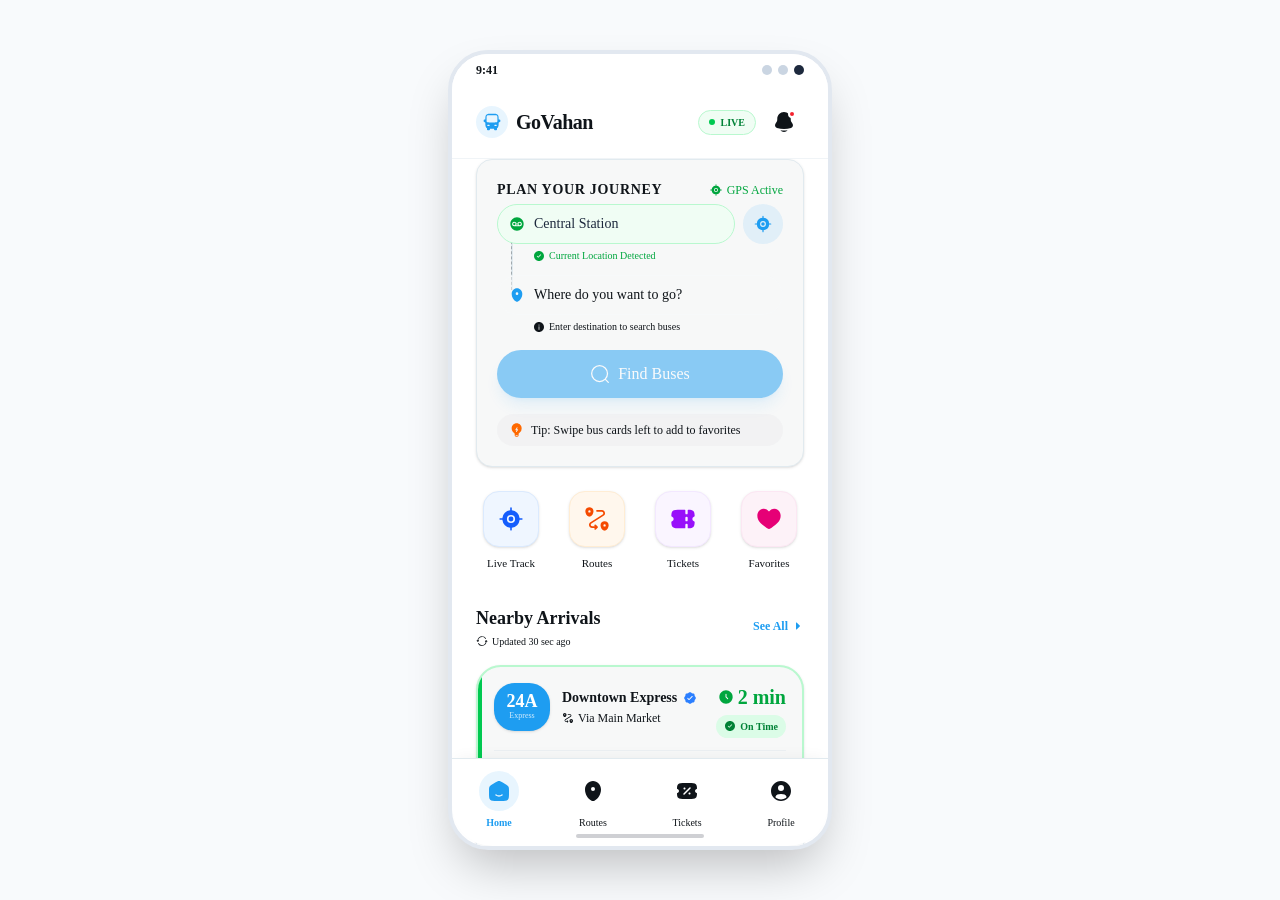
<file: GoVahan Home Screen _ Reweb_files/index.html>
<!DOCTYPE html>
<!-- saved from url=(0060)https://reweb.so/renderers/index.html?mode=preview&type=page -->
<html lang="en" class="h-full" style="--card: oklch(0.9784 0.0011 197.1387); --ring: oklch(0.6818 0.1584 243.3540); --input: oklch(0.9809 0.0025 228.7836); --muted: oklch(0.9222 0.0013 286.3737); --accent: oklch(0.9392 0.0166 250.8453); --border: oklch(0.9317 0.0118 231.6594); --radius: 1.3rem; --shadow: 0px 2px 0px 0px hsl(202.8169 89.1213% 53.1373% / 0.00), 0px 1px 2px -1px hsl(202.8169 89.1213% 53.1373% / 0.00); --chart-1: oklch(0.6723 0.1606 244.9955); --chart-2: oklch(0.6907 0.1554 160.3454); --chart-3: oklch(0.8214 0.1600 82.5337); --chart-4: oklch(0.7064 0.1822 151.7125); --chart-5: oklch(0.5919 0.2186 10.5826); --popover: oklch(1.0000 0 0); --primary: oklch(0.6723 0.1606 244.9955); --sidebar: oklch(0.9784 0.0011 197.1387); --spacing: 0.25rem; --font-mono: Menlo; --font-sans: Open Sans; --secondary: oklch(0.1884 0.0128 248.5103); --shadow-lg: 0px 2px 0px 0px hsl(202.8169 89.1213% 53.1373% / 0.00), 0px 4px 6px -1px hsl(202.8169 89.1213% 53.1373% / 0.00); --shadow-md: 0px 2px 0px 0px hsl(202.8169 89.1213% 53.1373% / 0.00), 0px 2px 4px -1px hsl(202.8169 89.1213% 53.1373% / 0.00); --shadow-sm: 0px 2px 0px 0px hsl(202.8169 89.1213% 53.1373% / 0.00), 0px 1px 2px -1px hsl(202.8169 89.1213% 53.1373% / 0.00); --shadow-xl: 0px 2px 0px 0px hsl(202.8169 89.1213% 53.1373% / 0.00), 0px 8px 10px -1px hsl(202.8169 89.1213% 53.1373% / 0.00); --shadow-xs: 0px 2px 0px 0px hsl(202.8169 89.1213% 53.1373% / 0.00); --background: oklch(1.0000 0 0); --font-serif: Georgia; --foreground: oklch(0.1884 0.0128 248.5103); --shadow-2xl: 0px 2px 0px 0px hsl(202.8169 89.1213% 53.1373% / 0.00); --shadow-2xs: 0px 2px 0px 0px hsl(202.8169 89.1213% 53.1373% / 0.00); --destructive: oklch(0.6188 0.2376 25.7658); --font-heading: Open Sans; --sidebar-ring: oklch(0.6818 0.1584 243.3540); --sidebar-accent: oklch(0.9392 0.0166 250.8453); --sidebar-border: oklch(0.9271 0.0101 238.5177); --card-foreground: oklch(0.1884 0.0128 248.5103); --sidebar-primary: oklch(0.6723 0.1606 244.9955); --tracking-normal: 0em; --muted-foreground: oklch(0.1884 0.0128 248.5103); --accent-foreground: oklch(0.6723 0.1606 244.9955); --popover-foreground: oklch(0.1884 0.0128 248.5103); --primary-foreground: oklch(1.0000 0 0); --sidebar-foreground: oklch(0.1884 0.0128 248.5103); --secondary-foreground: oklch(1.0000 0 0); --destructive-foreground: oklch(1.0000 0 0); --sidebar-accent-foreground: oklch(0.6723 0.1606 244.9955); --sidebar-primary-foreground: oklch(1.0000 0 0);"><head><meta http-equiv="Content-Type" content="text/html; charset=UTF-8">


    
    <meta name="viewport" content="width=device-width, initial-scale=1.0">
    <title>Reweb Renderers</title>
    <style type="text/tailwindcss">
      @theme inline {
        --font-sans: var(--font-sans);
        --font-serif: var(--font-serif);
        --font-mono: var(--font-mono);

        --font-heading: var(--font-heading, var(--font-sans));
      }

      @theme inline {
        --color-background: var(--background);
        --color-foreground: var(--foreground);
        --color-card: var(--card);
        --color-card-foreground: var(--card-foreground);
        --color-popover: var(--popover);
        --color-popover-foreground: var(--popover-foreground);
        --color-primary: var(--primary);
        --color-primary-foreground: var(--primary-foreground);
        --color-secondary: var(--secondary);
        --color-secondary-foreground: var(--secondary-foreground);
        --color-muted: var(--muted);
        --color-muted-foreground: var(--muted-foreground);
        --color-accent: var(--accent);
        --color-accent-foreground: var(--accent-foreground);
        --color-destructive: var(--destructive);

        --color-border: var(--border);
        --color-input: var(--input);
        --color-ring: var(--ring);

        --color-chart-1: var(--chart-1);
        --color-chart-2: var(--chart-2);
        --color-chart-3: var(--chart-3);
        --color-chart-4: var(--chart-4);
        --color-chart-5: var(--chart-5);

        --color-sidebar: var(--sidebar);
        --color-sidebar-foreground: var(--sidebar-foreground);
        --color-sidebar-primary: var(--sidebar-primary);
        --color-sidebar-primary-foreground: var(--sidebar-primary-foreground);
        --color-sidebar-accent: var(--sidebar-accent);
        --color-sidebar-accent-foreground: var(--sidebar-accent-foreground);
        --color-sidebar-border: var(--sidebar-border);
        --color-sidebar-ring: var(--sidebar-ring);

        --radius-sm: calc(var(--radius) - 4px);
        --radius-md: calc(var(--radius) - 2px);
        --radius-lg: var(--radius);
        --radius-xl: calc(var(--radius) + 4px);

        --tracking-tighter: calc(var(--tracking-normal) - 0.05em);
        --tracking-tight: calc(var(--tracking-normal) - 0.025em);
        --tracking-wide: calc(var(--tracking-normal) + 0.025em);
        --tracking-wider: calc(var(--tracking-normal) + 0.05em);
        --tracking-widest: calc(var(--tracking-normal) + 0.1em);
        --tracking-normal: var(--tracking-normal);
      }

      @layer base {
        * {
          @apply border-border outline-ring/50;
        }
        body {
          @apply bg-background text-foreground font-sans;
          letter-spacing: var(--tracking-normal);
        }
        html, 
        body {
          overflow: overlay;
        }
      }

      @layer base {
        button,
        [role="button"] {
          cursor: pointer;
        }
        button:disabled,
        [role="button"]:disabled {
          cursor: default;
        }
      }

      @layer base {
        ::-webkit-scrollbar {
          width: 5px;
        }
        ::-webkit-scrollbar-track {
          background: transparent;
        }
        ::-webkit-scrollbar-thumb {
          background: var(--border);
          border-radius: 5px;
        }
        * {
          scrollbar-width: thin;
          scrollbar-color: var(--border) transparent;
        }
      }

      @utility container {
        @apply mx-auto px-4 max-w-6xl;
      }

      @theme inline {
        --animation-delay-0: 0s;
        --animation-delay-75: 75ms;
        --animation-delay-100: 0.1s;
        --animation-delay-150: 0.15s;
        --animation-delay-200: 0.2s;
        --animation-delay-300: 0.3s;
        --animation-delay-500: 0.5s;
        --animation-delay-700: 0.7s;
        --animation-delay-1000: 1s;

        --animation-repeat-0: 0;
        --animation-repeat-1: 1;
        --animation-repeat-infinite: infinite;

        --animation-direction-normal: normal;
        --animation-direction-reverse: reverse;
        --animation-direction-alternate: alternate;
        --animation-direction-alternate-reverse: alternate-reverse;

        --animation-fill-mode-none: none;
        --animation-fill-mode-forwards: forwards;
        --animation-fill-mode-backwards: backwards;
        --animation-fill-mode-both: both;

        --animate-in: var(--tw-duration, 150ms) var(--tw-ease, ease) enter;
        --animate-out: var(--tw-duration, 150ms) var(--tw-ease, ease) exit;

        --percentage-0: 0;
        --percentage-5: 0.05;
        --percentage-10: 0.1;
        --percentage-15: 0.15;
        --percentage-20: 0.2;
        --percentage-25: 0.25;
        --percentage-30: 0.3;
        --percentage-35: 0.35;
        --percentage-40: 0.4;
        --percentage-45: 0.45;
        --percentage-50: 0.5;
        --percentage-55: 0.55;
        --percentage-60: 0.6;
        --percentage-65: 0.65;
        --percentage-70: 0.7;
        --percentage-75: 0.75;
        --percentage-80: 0.8;
        --percentage-85: 0.85;
        --percentage-90: 0.9;
        --percentage-95: 0.95;
        --percentage-100: 1;

        --translate-1/2: 50%;
        --translate-1/3: 33.333333%;
        --translate-2/3: 66.666667%;
        --translate-1/4: 25%;
        --translate-2/4: 50%;
        --translate-3/4: 75%;
        --translate-full: 100%;
        --translate-px: 1px;
        --translate-0: 0px;
        --translate-0.5: 0.125rem;
        --translate-1: 0.25rem;
        --translate-1.5: 0.375rem;
        --translate-2: 0.5rem;
        --translate-2.5: 0.625rem;
        --translate-3: 0.75rem;
        --translate-3.5: 0.875rem;
        --translate-4: 1rem;
        --translate-5: 1.25rem;
        --translate-6: 1.5rem;
        --translate-7: 1.75rem;
        --translate-8: 2rem;
        --translate-9: 2.25rem;
        --translate-10: 2.5rem;
        --translate-11: 2.75rem;
        --translate-12: 3rem;
        --translate-14: 3.5rem;
        --translate-16: 4rem;
        --translate-20: 5rem;
        --translate-24: 6rem;
        --translate-28: 7rem;
        --translate-32: 8rem;
        --translate-36: 9rem;
        --translate-40: 10rem;
        --translate-44: 11rem;
        --translate-48: 12rem;
        --translate-52: 13rem;
        --translate-56: 14rem;
        --translate-60: 15rem;
        --translate-64: 16rem;
        --translate-72: 18rem;
        --translate-80: 20rem;
        --translate-96: 24rem;

        @keyframes enter {
          from {
            opacity: var(--tw-enter-opacity, 1);
            transform: translate3d(
                var(--tw-enter-translate-x, 0),
                var(--tw-enter-translate-y, 0),
                0
              )
              scale3d(
                var(--tw-enter-scale, 1),
                var(--tw-enter-scale, 1),
                var(--tw-enter-scale, 1)
              )
              rotate(var(--tw-enter-rotate, 0));
          }
        }

        @keyframes exit {
          to {
            opacity: var(--tw-exit-opacity, 1);
            transform: translate3d(
                var(--tw-exit-translate-x, 0),
                var(--tw-exit-translate-y, 0),
                0
              )
              scale3d(
                var(--tw-exit-scale, 1),
                var(--tw-exit-scale, 1),
                var(--tw-exit-scale, 1)
              )
              rotate(var(--tw-exit-rotate, 0));
          }
        }
      }

      @utility delay-* {
        animation-delay: calc(--value(number) * 1ms);
        animation-delay: --value(--animation-delay- *, [duration], [ *]);
      }

      @utility repeat-* {
        animation-iteration-count: --value(--animation-repeat- *, integer);
      }

      @utility direction-* {
        animation-direction: --value(--animation-direction- *);
      }

      @utility fill-mode-* {
        animation-fill-mode: --value(--animation-fill-mode- *);
      }

      @utility running {
        animation-play-state: running;
      }
      @utility paused {
        animation-play-state: paused;
      }

      @utility fade-in {
        --tw-enter-opacity: 0;
      }
      @utility fade-in-* {
        --tw-enter-opacity: --value(--percentage- *, [ *]);
      }

      @utility fade-out {
        --tw-exit-opacity: 0;
      }
      @utility fade-out-* {
        --tw-exit-opacity: --value(--percentage- *, [ *]);
      }

      @utility zoom-in {
        --tw-enter-scale: 0;
      }
      @utility zoom-in-* {
        --tw-enter-scale: calc(--value([percentage]) / 100%);
        --tw-enter-scale: calc(--value([ratio], [number]));
        --tw-enter-scale: --value(--percentage- *);
      }

      @utility zoom-out {
        --tw-exit-scale: 0;
      }
      @utility zoom-out-* {
        --tw-exit-scale: calc(--value([percentage]) / 100%);
        --tw-exit-scale: calc(--value([ratio], [number]));
        --tw-exit-scale: --value(--percentage- *);
      }

      @utility spin-in {
        --tw-enter-rotate: 30deg;
      }
      @utility spin-in-* {
        --tw-enter-rotate: calc(--value(number) * 1deg);
        --tw-enter-rotate: --value(--rotate- *, [angle]);
      }

      @utility spin-out {
        --tw-exit-rotate: 30deg;
      }
      @utility spin-out-* {
        --tw-exit-rotate: calc(--value(number) * 1deg);
        --tw-exit-rotate: --value(--rotate- *, [angle]);
      }

      @utility slide-in-from-top {
        --tw-enter-translate-y: -100%;
      }
      @utility slide-in-from-top-* {
        --tw-enter-translate-y: calc(--value(integer) * var(--spacing) * -1);
        --tw-enter-translate-y: calc(
          --value(--translate- *, [percentage], ratio, [length]) * -1
        );
      }

      @utility slide-in-from-bottom {
        --tw-enter-translate-y: 100%;
      }
      @utility slide-in-from-bottom-* {
        --tw-enter-translate-y: calc(--value(integer) * var(--spacing));
        --tw-enter-translate-y: --value(
          --translate- *,
          [percentage],
          ratio,
          [length]
        );
      }
      @utility slide-in-from-left {
        --tw-enter-translate-x: -100%;
      }
      @utility slide-in-from-left-* {
        --tw-enter-translate-x: calc(--value(integer) * var(--spacing) * -1);
        --tw-enter-translate-x: calc(
          --value(--translate- *, [percentage], ratio, [length]) * -1
        );
      }
      @utility slide-in-from-right {
        --tw-enter-translate-x: 100%;
      }
      @utility slide-in-from-right-* {
        --tw-enter-translate-x: calc(--value(integer) * var(--spacing));
        --tw-enter-translate-x: --value(
          --translate- *,
          [percentage],
          ratio,
          [length]
        );
      }

      @utility slide-out-to-top {
        --tw-exit-translate-y: -100%;
      }
      @utility slide-out-to-top-* {
        --tw-exit-translate-y: calc(--value(integer) * var(--spacing) * -1);
        --tw-exit-translate-y: calc(
          --value(--translate- *, [percentage], ratio, [length]) * -1
        );
      }
      @utility slide-out-to-bottom {
        --tw-exit-translate-y: 100%;
      }
      @utility slide-out-to-bottom-* {
        --tw-exit-translate-y: calc(--value(integer) * var(--spacing));
        --tw-exit-translate-y: --value(
          --translate- *,
          [percentage],
          ratio,
          [length]
        );
      }
      @utility slide-out-to-left {
        --tw-exit-translate-x: -100%;
      }
      @utility slide-out-to-left-* {
        --tw-exit-translate-x: calc(--value(integer) * var(--spacing) * -1);
        --tw-exit-translate-x: calc(
          --value(--translate- *, [percentage], ratio, [length]) * -1
        );
      }
      @utility slide-out-to-right {
        --tw-exit-translate-x: 100%;
      }
      @utility slide-out-to-right-* {
        --tw-exit-translate-x: calc(--value(integer) * var(--spacing));
        --tw-exit-translate-x: --value(
          --translate- *,
          [percentage],
          ratio,
          [length]
        );
      }
    </style>
    <script type="importmap">{
  "imports": {
    "react": "https://esm.sh/react@19.1.1",
    "react/": "https://esm.sh/react@19.1.1/",
    "react-dom": "https://esm.sh/react-dom@19.1.1",
    "react-dom/": "https://esm.sh/react-dom@19.1.1/"
  }
}</script>
    <script type="module" crossorigin="" src="./index-CGtewkeV.js.download"></script>
  <style>/*! tailwindcss v4.1.14 | MIT License | https://tailwindcss.com */
@layer properties;
@layer theme, base, components, utilities;
@layer theme {
  :root, :host {
    --font-sans: var(--font-sans);
    --font-serif: var(--font-serif);
    --font-mono: var(--font-mono);
    --color-orange-50: oklch(98% 0.016 73.684);
    --color-orange-100: oklch(95.4% 0.038 75.164);
    --color-orange-500: oklch(70.5% 0.213 47.604);
    --color-orange-600: oklch(64.6% 0.222 41.116);
    --color-orange-700: oklch(55.3% 0.195 38.402);
    --color-green-50: oklch(98.2% 0.018 155.826);
    --color-green-100: oklch(96.2% 0.044 156.743);
    --color-green-200: oklch(92.5% 0.084 155.995);
    --color-green-500: oklch(72.3% 0.219 149.579);
    --color-green-600: oklch(62.7% 0.194 149.214);
    --color-green-700: oklch(52.7% 0.154 150.069);
    --color-blue-50: oklch(97% 0.014 254.604);
    --color-blue-100: oklch(93.2% 0.032 255.585);
    --color-blue-400: oklch(70.7% 0.165 254.624);
    --color-blue-500: oklch(62.3% 0.214 259.815);
    --color-blue-600: oklch(54.6% 0.245 262.881);
    --color-purple-50: oklch(97.7% 0.014 308.299);
    --color-purple-100: oklch(94.6% 0.033 307.174);
    --color-purple-600: oklch(55.8% 0.288 302.321);
    --color-pink-50: oklch(97.1% 0.014 343.198);
    --color-pink-100: oklch(94.8% 0.028 342.258);
    --color-pink-600: oklch(59.2% 0.249 0.584);
    --color-slate-50: oklch(98.4% 0.003 247.858);
    --color-slate-100: oklch(96.8% 0.007 247.896);
    --color-slate-200: oklch(92.9% 0.013 255.508);
    --color-slate-300: oklch(86.9% 0.022 252.894);
    --color-slate-400: oklch(70.4% 0.04 256.788);
    --color-slate-600: oklch(44.6% 0.043 257.281);
    --color-slate-800: oklch(27.9% 0.041 260.031);
    --color-slate-900: oklch(20.8% 0.042 265.755);
    --spacing: 0.25rem;
    --container-sm: 24rem;
    --text-xs: 0.75rem;
    --text-xs--line-height: calc(1 / 0.75);
    --text-sm: 0.875rem;
    --text-sm--line-height: calc(1.25 / 0.875);
    --text-lg: 1.125rem;
    --text-lg--line-height: calc(1.75 / 1.125);
    --text-xl: 1.25rem;
    --text-xl--line-height: calc(1.75 / 1.25);
    --font-weight-normal: 400;
    --font-weight-medium: 500;
    --font-weight-semibold: 600;
    --font-weight-bold: 700;
    --tracking-normal: var(--tracking-normal);
    --radius-2xl: 1rem;
    --animate-pulse: pulse 2s cubic-bezier(0.4, 0, 0.6, 1) infinite;
    --default-transition-duration: 150ms;
    --default-transition-timing-function: cubic-bezier(0.4, 0, 0.2, 1);
    --default-font-family: var(--font-sans);
    --default-mono-font-family: var(--font-mono);
    --font-heading: var(--font-heading, var(--font-sans));
  }
}
@layer base {
  *, ::after, ::before, ::backdrop, ::file-selector-button {
    box-sizing: border-box;
    margin: 0;
    padding: 0;
    border: 0 solid;
  }
  html, :host {
    line-height: 1.5;
    -webkit-text-size-adjust: 100%;
    tab-size: 4;
    font-family: var(--default-font-family, ui-sans-serif, system-ui, sans-serif, 'Apple Color Emoji', 'Segoe UI Emoji', 'Segoe UI Symbol', 'Noto Color Emoji');
    font-feature-settings: var(--default-font-feature-settings, normal);
    font-variation-settings: var(--default-font-variation-settings, normal);
    -webkit-tap-highlight-color: transparent;
  }
  hr {
    height: 0;
    color: inherit;
    border-top-width: 1px;
  }
  abbr:where([title]) {
    -webkit-text-decoration: underline dotted;
    text-decoration: underline dotted;
  }
  h1, h2, h3, h4, h5, h6 {
    font-size: inherit;
    font-weight: inherit;
  }
  a {
    color: inherit;
    -webkit-text-decoration: inherit;
    text-decoration: inherit;
  }
  b, strong {
    font-weight: bolder;
  }
  code, kbd, samp, pre {
    font-family: var(--default-mono-font-family, ui-monospace, SFMono-Regular, Menlo, Monaco, Consolas, 'Liberation Mono', 'Courier New', monospace);
    font-feature-settings: var(--default-mono-font-feature-settings, normal);
    font-variation-settings: var(--default-mono-font-variation-settings, normal);
    font-size: 1em;
  }
  small {
    font-size: 80%;
  }
  sub, sup {
    font-size: 75%;
    line-height: 0;
    position: relative;
    vertical-align: baseline;
  }
  sub {
    bottom: -0.25em;
  }
  sup {
    top: -0.5em;
  }
  table {
    text-indent: 0;
    border-color: inherit;
    border-collapse: collapse;
  }
  :-moz-focusring {
    outline: auto;
  }
  progress {
    vertical-align: baseline;
  }
  summary {
    display: list-item;
  }
  ol, ul, menu {
    list-style: none;
  }
  img, svg, video, canvas, audio, iframe, embed, object {
    display: block;
    vertical-align: middle;
  }
  img, video {
    max-width: 100%;
    height: auto;
  }
  button, input, select, optgroup, textarea, ::file-selector-button {
    font: inherit;
    font-feature-settings: inherit;
    font-variation-settings: inherit;
    letter-spacing: inherit;
    color: inherit;
    border-radius: 0;
    background-color: transparent;
    opacity: 1;
  }
  :where(select:is([multiple], [size])) optgroup {
    font-weight: bolder;
  }
  :where(select:is([multiple], [size])) optgroup option {
    padding-inline-start: 20px;
  }
  ::file-selector-button {
    margin-inline-end: 4px;
  }
  ::placeholder {
    opacity: 1;
  }
  @supports (not (-webkit-appearance: -apple-pay-button))  or (contain-intrinsic-size: 1px) {
    ::placeholder {
      color: currentcolor;
      @supports (color: color-mix(in lab, red, red)) {
        color: color-mix(in oklab, currentcolor 50%, transparent);
      }
    }
  }
  textarea {
    resize: vertical;
  }
  ::-webkit-search-decoration {
    -webkit-appearance: none;
  }
  ::-webkit-date-and-time-value {
    min-height: 1lh;
    text-align: inherit;
  }
  ::-webkit-datetime-edit {
    display: inline-flex;
  }
  ::-webkit-datetime-edit-fields-wrapper {
    padding: 0;
  }
  ::-webkit-datetime-edit, ::-webkit-datetime-edit-year-field, ::-webkit-datetime-edit-month-field, ::-webkit-datetime-edit-day-field, ::-webkit-datetime-edit-hour-field, ::-webkit-datetime-edit-minute-field, ::-webkit-datetime-edit-second-field, ::-webkit-datetime-edit-millisecond-field, ::-webkit-datetime-edit-meridiem-field {
    padding-block: 0;
  }
  ::-webkit-calendar-picker-indicator {
    line-height: 1;
  }
  :-moz-ui-invalid {
    box-shadow: none;
  }
  button, input:where([type='button'], [type='reset'], [type='submit']), ::file-selector-button {
    appearance: button;
  }
  ::-webkit-inner-spin-button, ::-webkit-outer-spin-button {
    height: auto;
  }
  [hidden]:where(:not([hidden='until-found'])) {
    display: none !important;
  }
}
@layer utilities {
  .absolute {
    position: absolute;
  }
  .relative {
    position: relative;
  }
  .top-0 {
    top: calc(var(--spacing) * 0);
  }
  .top-2 {
    top: calc(var(--spacing) * 2);
  }
  .top-3 {
    top: calc(var(--spacing) * 3);
  }
  .top-8 {
    top: calc(var(--spacing) * 8);
  }
  .right-0 {
    right: calc(var(--spacing) * 0);
  }
  .right-2 {
    right: calc(var(--spacing) * 2);
  }
  .bottom-0 {
    bottom: calc(var(--spacing) * 0);
  }
  .bottom-2 {
    bottom: calc(var(--spacing) * 2);
  }
  .bottom-8 {
    bottom: calc(var(--spacing) * 8);
  }
  .left-0 {
    left: calc(var(--spacing) * 0);
  }
  .left-1\/2 {
    left: calc(1/2 * 100%);
  }
  .left-3 {
    left: calc(var(--spacing) * 3);
  }
  .left-3\.5 {
    left: calc(var(--spacing) * 3.5);
  }
  .z-0 {
    z-index: 0;
  }
  .z-10 {
    z-index: 10;
  }
  .z-20 {
    z-index: 20;
  }
  .z-30 {
    z-index: 30;
  }
  .mt-0\.5 {
    margin-top: calc(var(--spacing) * 0.5);
  }
  .mt-1 {
    margin-top: calc(var(--spacing) * 1);
  }
  .mb-1 {
    margin-bottom: calc(var(--spacing) * 1);
  }
  .mb-3 {
    margin-bottom: calc(var(--spacing) * 3);
  }
  .mb-4 {
    margin-bottom: calc(var(--spacing) * 4);
  }
  .mb-6 {
    margin-bottom: calc(var(--spacing) * 6);
  }
  .mb-8 {
    margin-bottom: calc(var(--spacing) * 8);
  }
  .ml-9 {
    margin-left: calc(var(--spacing) * 9);
  }
  .ml-auto {
    margin-left: auto;
  }
  .block {
    display: block;
  }
  .flex {
    display: flex;
  }
  .grid {
    display: grid;
  }
  .size-1\.5 {
    width: calc(var(--spacing) * 1.5);
    height: calc(var(--spacing) * 1.5);
  }
  .size-2 {
    width: calc(var(--spacing) * 2);
    height: calc(var(--spacing) * 2);
  }
  .size-2\.5 {
    width: calc(var(--spacing) * 2.5);
    height: calc(var(--spacing) * 2.5);
  }
  .size-3 {
    width: calc(var(--spacing) * 3);
    height: calc(var(--spacing) * 3);
  }
  .size-3\.5 {
    width: calc(var(--spacing) * 3.5);
    height: calc(var(--spacing) * 3.5);
  }
  .size-4 {
    width: calc(var(--spacing) * 4);
    height: calc(var(--spacing) * 4);
  }
  .size-5 {
    width: calc(var(--spacing) * 5);
    height: calc(var(--spacing) * 5);
  }
  .size-6 {
    width: calc(var(--spacing) * 6);
    height: calc(var(--spacing) * 6);
  }
  .size-7 {
    width: calc(var(--spacing) * 7);
    height: calc(var(--spacing) * 7);
  }
  .size-8 {
    width: calc(var(--spacing) * 8);
    height: calc(var(--spacing) * 8);
  }
  .size-10 {
    width: calc(var(--spacing) * 10);
    height: calc(var(--spacing) * 10);
  }
  .size-14 {
    width: calc(var(--spacing) * 14);
    height: calc(var(--spacing) * 14);
  }
  .h-1 {
    height: calc(var(--spacing) * 1);
  }
  .h-8 {
    height: calc(var(--spacing) * 8);
  }
  .h-10 {
    height: calc(var(--spacing) * 10);
  }
  .h-12 {
    height: calc(var(--spacing) * 12);
  }
  .h-\[88px\] {
    height: 88px;
  }
  .h-\[800px\] {
    height: 800px;
  }
  .h-full {
    height: 100%;
  }
  .min-h-screen {
    min-height: 100vh;
  }
  .w-0\.5 {
    width: calc(var(--spacing) * 0.5);
  }
  .w-1 {
    width: calc(var(--spacing) * 1);
  }
  .w-12 {
    width: calc(var(--spacing) * 12);
  }
  .w-14 {
    width: calc(var(--spacing) * 14);
  }
  .w-16 {
    width: calc(var(--spacing) * 16);
  }
  .w-32 {
    width: calc(var(--spacing) * 32);
  }
  .w-fit {
    width: fit-content;
  }
  .w-full {
    width: 100%;
  }
  .max-w-sm {
    max-width: var(--container-sm);
  }
  .flex-1 {
    flex: 1;
  }
  .-translate-x-1\/2 {
    --tw-translate-x: calc(50% * -1);
    translate: var(--tw-translate-x) var(--tw-translate-y);
  }
  .animate-pulse {
    animation: var(--animate-pulse);
  }
  .grid-cols-4 {
    grid-template-columns: repeat(4, minmax(0, 1fr));
  }
  .flex-col {
    flex-direction: column;
  }
  .items-center {
    align-items: center;
  }
  .items-start {
    align-items: flex-start;
  }
  .justify-around {
    justify-content: space-around;
  }
  .justify-between {
    justify-content: space-between;
  }
  .justify-center {
    justify-content: center;
  }
  .justify-end {
    justify-content: flex-end;
  }
  .gap-1 {
    gap: calc(var(--spacing) * 1);
  }
  .gap-1\.5 {
    gap: calc(var(--spacing) * 1.5);
  }
  .gap-2 {
    gap: calc(var(--spacing) * 2);
  }
  .gap-3 {
    gap: calc(var(--spacing) * 3);
  }
  .gap-4 {
    gap: calc(var(--spacing) * 4);
  }
  .space-y-3 {
    :where(& > :not(:last-child)) {
      --tw-space-y-reverse: 0;
      margin-block-start: calc(calc(var(--spacing) * 3) * var(--tw-space-y-reverse));
      margin-block-end: calc(calc(var(--spacing) * 3) * calc(1 - var(--tw-space-y-reverse)));
    }
  }
  .space-y-4 {
    :where(& > :not(:last-child)) {
      --tw-space-y-reverse: 0;
      margin-block-start: calc(calc(var(--spacing) * 4) * var(--tw-space-y-reverse));
      margin-block-end: calc(calc(var(--spacing) * 4) * calc(1 - var(--tw-space-y-reverse)));
    }
  }
  .overflow-hidden {
    overflow: hidden;
  }
  .overflow-y-auto {
    overflow-y: auto;
  }
  .rounded {
    border-radius: 0.25rem;
  }
  .rounded-2xl {
    border-radius: var(--radius-2xl);
  }
  .rounded-\[2\.5rem\] {
    border-radius: 2.5rem;
  }
  .rounded-full {
    border-radius: calc(infinity * 1px);
  }
  .rounded-lg {
    border-radius: var(--radius);
  }
  .rounded-md {
    border-radius: calc(var(--radius) - 2px);
  }
  .rounded-xl {
    border-radius: calc(var(--radius) + 4px);
  }
  .rounded-b-\[2\.5rem\] {
    border-bottom-right-radius: 2.5rem;
    border-bottom-left-radius: 2.5rem;
  }
  .border {
    border-style: var(--tw-border-style);
    border-width: 1px;
  }
  .border-2 {
    border-style: var(--tw-border-style);
    border-width: 2px;
  }
  .border-4 {
    border-style: var(--tw-border-style);
    border-width: 4px;
  }
  .border-t {
    border-top-style: var(--tw-border-style);
    border-top-width: 1px;
  }
  .border-b {
    border-bottom-style: var(--tw-border-style);
    border-bottom-width: 1px;
  }
  .border-l {
    border-left-style: var(--tw-border-style);
    border-left-width: 1px;
  }
  .border-dashed {
    --tw-border-style: dashed;
    border-style: dashed;
  }
  .border-background {
    border-color: var(--background);
  }
  .border-blue-100 {
    border-color: var(--color-blue-100);
  }
  .border-border {
    border-color: var(--border);
  }
  .border-border\/50 {
    border-color: var(--border);
    @supports (color: color-mix(in lab, red, red)) {
      border-color: color-mix(in oklab, var(--border) 50%, transparent);
    }
  }
  .border-green-200 {
    border-color: var(--color-green-200);
  }
  .border-input {
    border-color: var(--input);
  }
  .border-muted-foreground\/30 {
    border-color: var(--muted-foreground);
    @supports (color: color-mix(in lab, red, red)) {
      border-color: color-mix(in oklab, var(--muted-foreground) 30%, transparent);
    }
  }
  .border-orange-100 {
    border-color: var(--color-orange-100);
  }
  .border-pink-100 {
    border-color: var(--color-pink-100);
  }
  .border-purple-100 {
    border-color: var(--color-purple-100);
  }
  .border-slate-200 {
    border-color: var(--color-slate-200);
  }
  .bg-background {
    background-color: var(--background);
  }
  .bg-blue-50 {
    background-color: var(--color-blue-50);
  }
  .bg-border {
    background-color: var(--border);
  }
  .bg-card {
    background-color: var(--card);
  }
  .bg-destructive {
    background-color: var(--destructive);
  }
  .bg-green-50 {
    background-color: var(--color-green-50);
  }
  .bg-green-100 {
    background-color: var(--color-green-100);
  }
  .bg-green-500 {
    background-color: var(--color-green-500);
  }
  .bg-input\/50 {
    background-color: var(--input);
    @supports (color: color-mix(in lab, red, red)) {
      background-color: color-mix(in oklab, var(--input) 50%, transparent);
    }
  }
  .bg-muted\/30 {
    background-color: var(--muted);
    @supports (color: color-mix(in lab, red, red)) {
      background-color: color-mix(in oklab, var(--muted) 30%, transparent);
    }
  }
  .bg-orange-50 {
    background-color: var(--color-orange-50);
  }
  .bg-orange-100 {
    background-color: var(--color-orange-100);
  }
  .bg-pink-50 {
    background-color: var(--color-pink-50);
  }
  .bg-primary {
    background-color: var(--primary);
  }
  .bg-primary\/10 {
    background-color: var(--primary);
    @supports (color: color-mix(in lab, red, red)) {
      background-color: color-mix(in oklab, var(--primary) 10%, transparent);
    }
  }
  .bg-purple-50 {
    background-color: var(--color-purple-50);
  }
  .bg-secondary {
    background-color: var(--secondary);
  }
  .bg-slate-50 {
    background-color: var(--color-slate-50);
  }
  .bg-slate-100 {
    background-color: var(--color-slate-100);
  }
  .bg-slate-200 {
    background-color: var(--color-slate-200);
  }
  .bg-slate-300 {
    background-color: var(--color-slate-300);
  }
  .bg-slate-400 {
    background-color: var(--color-slate-400);
  }
  .bg-slate-800 {
    background-color: var(--color-slate-800);
  }
  .bg-slate-900\/20 {
    background-color: color-mix(in srgb, oklch(20.8% 0.042 265.755) 20%, transparent);
    @supports (color: color-mix(in lab, red, red)) {
      background-color: color-mix(in oklab, var(--color-slate-900) 20%, transparent);
    }
  }
  .p-4 {
    padding: calc(var(--spacing) * 4);
  }
  .p-5 {
    padding: calc(var(--spacing) * 5);
  }
  .px-1\.5 {
    padding-inline: calc(var(--spacing) * 1.5);
  }
  .px-2 {
    padding-inline: calc(var(--spacing) * 2);
  }
  .px-2\.5 {
    padding-inline: calc(var(--spacing) * 2.5);
  }
  .px-3 {
    padding-inline: calc(var(--spacing) * 3);
  }
  .px-6 {
    padding-inline: calc(var(--spacing) * 6);
  }
  .py-0\.5 {
    padding-block: calc(var(--spacing) * 0.5);
  }
  .py-1 {
    padding-block: calc(var(--spacing) * 1);
  }
  .py-2 {
    padding-block: calc(var(--spacing) * 2);
  }
  .py-4 {
    padding-block: calc(var(--spacing) * 4);
  }
  .pt-3 {
    padding-top: calc(var(--spacing) * 3);
  }
  .pr-3 {
    padding-right: calc(var(--spacing) * 3);
  }
  .pb-24 {
    padding-bottom: calc(var(--spacing) * 24);
  }
  .pl-9 {
    padding-left: calc(var(--spacing) * 9);
  }
  .text-center {
    text-align: center;
  }
  .text-right {
    text-align: right;
  }
  .font-heading {
    font-family: var(--font-heading, var(--font-sans));
  }
  .font-mono {
    font-family: var(--font-mono);
  }
  .font-sans {
    font-family: var(--font-sans);
  }
  .text-lg {
    font-size: var(--text-lg);
    line-height: var(--tw-leading, var(--text-lg--line-height));
  }
  .text-sm {
    font-size: var(--text-sm);
    line-height: var(--tw-leading, var(--text-sm--line-height));
  }
  .text-xl {
    font-size: var(--text-xl);
    line-height: var(--tw-leading, var(--text-xl--line-height));
  }
  .text-xs {
    font-size: var(--text-xs);
    line-height: var(--tw-leading, var(--text-xs--line-height));
  }
  .text-\[8px\] {
    font-size: 8px;
  }
  .text-\[10px\] {
    font-size: 10px;
  }
  .text-\[11px\] {
    font-size: 11px;
  }
  .leading-none {
    --tw-leading: 1;
    line-height: 1;
  }
  .font-bold {
    --tw-font-weight: var(--font-weight-bold);
    font-weight: var(--font-weight-bold);
  }
  .font-medium {
    --tw-font-weight: var(--font-weight-medium);
    font-weight: var(--font-weight-medium);
  }
  .font-normal {
    --tw-font-weight: var(--font-weight-normal);
    font-weight: var(--font-weight-normal);
  }
  .font-semibold {
    --tw-font-weight: var(--font-weight-semibold);
    font-weight: var(--font-weight-semibold);
  }
  .tracking-tight {
    --tw-tracking: calc(var(--tracking-normal) - 0.025em);
    letter-spacing: calc(var(--tracking-normal) - 0.025em);
  }
  .tracking-wider {
    --tw-tracking: calc(var(--tracking-normal) + 0.05em);
    letter-spacing: calc(var(--tracking-normal) + 0.05em);
  }
  .text-blue-400 {
    color: var(--color-blue-400);
  }
  .text-blue-500 {
    color: var(--color-blue-500);
  }
  .text-blue-600 {
    color: var(--color-blue-600);
  }
  .text-foreground {
    color: var(--foreground);
  }
  .text-green-600 {
    color: var(--color-green-600);
  }
  .text-green-700 {
    color: var(--color-green-700);
  }
  .text-muted-foreground {
    color: var(--muted-foreground);
  }
  .text-orange-500 {
    color: var(--color-orange-500);
  }
  .text-orange-600 {
    color: var(--color-orange-600);
  }
  .text-orange-700 {
    color: var(--color-orange-700);
  }
  .text-pink-600 {
    color: var(--color-pink-600);
  }
  .text-primary {
    color: var(--primary);
  }
  .text-primary-foreground {
    color: var(--primary-foreground);
  }
  .text-purple-600 {
    color: var(--color-purple-600);
  }
  .text-secondary-foreground {
    color: var(--secondary-foreground);
  }
  .text-slate-600 {
    color: var(--color-slate-600);
  }
  .text-slate-800 {
    color: var(--color-slate-800);
  }
  .uppercase {
    text-transform: uppercase;
  }
  .opacity-80 {
    opacity: 80%;
  }
  .shadow-2xl {
    --tw-shadow: 0 25px 50px -12px var(--tw-shadow-color, rgb(0 0 0 / 0.25));
    box-shadow: var(--tw-inset-shadow), var(--tw-inset-ring-shadow), var(--tw-ring-offset-shadow), var(--tw-ring-shadow), var(--tw-shadow);
  }
  .shadow-\[0_-5px_15px_-5px_rgba\(0\,0\,0\,0\.05\)\] {
    --tw-shadow: 0 -5px 15px -5px var(--tw-shadow-color, rgba(0,0,0,0.05));
    box-shadow: var(--tw-inset-shadow), var(--tw-inset-ring-shadow), var(--tw-ring-offset-shadow), var(--tw-ring-shadow), var(--tw-shadow);
  }
  .shadow-lg {
    --tw-shadow: 0 10px 15px -3px var(--tw-shadow-color, rgb(0 0 0 / 0.1)), 0 4px 6px -4px var(--tw-shadow-color, rgb(0 0 0 / 0.1));
    box-shadow: var(--tw-inset-shadow), var(--tw-inset-ring-shadow), var(--tw-ring-offset-shadow), var(--tw-ring-shadow), var(--tw-shadow);
  }
  .shadow-sm {
    --tw-shadow: 0 1px 3px 0 var(--tw-shadow-color, rgb(0 0 0 / 0.1)), 0 1px 2px -1px var(--tw-shadow-color, rgb(0 0 0 / 0.1));
    box-shadow: var(--tw-inset-shadow), var(--tw-inset-ring-shadow), var(--tw-ring-offset-shadow), var(--tw-ring-shadow), var(--tw-shadow);
  }
  .shadow-primary\/20 {
    --tw-shadow-color: var(--primary);
    @supports (color: color-mix(in lab, red, red)) {
      --tw-shadow-color: color-mix(in oklab, color-mix(in oklab, var(--primary) 20%, transparent) var(--tw-shadow-alpha), transparent);
    }
  }
  .transition-all {
    transition-property: all;
    transition-timing-function: var(--tw-ease, var(--default-transition-timing-function));
    transition-duration: var(--tw-duration, var(--default-transition-duration));
  }
  .transition-colors {
    transition-property: color, background-color, border-color, outline-color, text-decoration-color, fill, stroke, --tw-gradient-from, --tw-gradient-via, --tw-gradient-to;
    transition-timing-function: var(--tw-ease, var(--default-transition-timing-function));
    transition-duration: var(--tw-duration, var(--default-transition-duration));
  }
  .transition-transform {
    transition-property: transform, translate, scale, rotate;
    transition-timing-function: var(--tw-ease, var(--default-transition-timing-function));
    transition-duration: var(--tw-duration, var(--default-transition-duration));
  }
  .select-none {
    -webkit-user-select: none;
    user-select: none;
  }
  .group-hover\:text-foreground {
    &:is(:where(.group):hover *) {
      @media (hover: hover) {
        color: var(--foreground);
      }
    }
  }
  .group-active\:scale-95 {
    &:is(:where(.group):active *) {
      --tw-scale-x: 95%;
      --tw-scale-y: 95%;
      --tw-scale-z: 95%;
      scale: var(--tw-scale-x) var(--tw-scale-y);
    }
  }
  .placeholder\:text-muted-foreground\/70 {
    &::placeholder {
      color: var(--muted-foreground);
      @supports (color: color-mix(in lab, red, red)) {
        color: color-mix(in oklab, var(--muted-foreground) 70%, transparent);
      }
    }
  }
  .hover\:bg-muted {
    &:hover {
      @media (hover: hover) {
        background-color: var(--muted);
      }
    }
  }
  .hover\:bg-primary\/20 {
    &:hover {
      @media (hover: hover) {
        background-color: var(--primary);
        @supports (color: color-mix(in lab, red, red)) {
          background-color: color-mix(in oklab, var(--primary) 20%, transparent);
        }
      }
    }
  }
  .hover\:bg-primary\/90 {
    &:hover {
      @media (hover: hover) {
        background-color: var(--primary);
        @supports (color: color-mix(in lab, red, red)) {
          background-color: color-mix(in oklab, var(--primary) 90%, transparent);
        }
      }
    }
  }
  .hover\:underline {
    &:hover {
      @media (hover: hover) {
        text-decoration-line: underline;
      }
    }
  }
  .focus\:border-primary {
    &:focus {
      border-color: var(--primary);
    }
  }
  .focus\:ring-2 {
    &:focus {
      --tw-ring-shadow: var(--tw-ring-inset,) 0 0 0 calc(2px + var(--tw-ring-offset-width)) var(--tw-ring-color, currentcolor);
      box-shadow: var(--tw-inset-shadow), var(--tw-inset-ring-shadow), var(--tw-ring-offset-shadow), var(--tw-ring-shadow), var(--tw-shadow);
    }
  }
  .focus\:ring-primary\/20 {
    &:focus {
      --tw-ring-color: var(--primary);
      @supports (color: color-mix(in lab, red, red)) {
        --tw-ring-color: color-mix(in oklab, var(--primary) 20%, transparent);
      }
    }
  }
  .focus\:outline-none {
    &:focus {
      --tw-outline-style: none;
      outline-style: none;
    }
  }
  .active\:scale-\[0\.98\] {
    &:active {
      scale: 0.98;
    }
  }
  .active\:bg-muted\/50 {
    &:active {
      background-color: var(--muted);
      @supports (color: color-mix(in lab, red, red)) {
        background-color: color-mix(in oklab, var(--muted) 50%, transparent);
      }
    }
  }
  .disabled\:cursor-not-allowed {
    &:disabled {
      cursor: not-allowed;
    }
  }
  .disabled\:opacity-50 {
    &:disabled {
      opacity: 50%;
    }
  }
}
@layer base {
  * {
    border-color: var(--border);
    outline-color: var(--ring);
    @supports (color: color-mix(in lab, red, red)) {
      outline-color: color-mix(in oklab, var(--ring) 50%, transparent);
    }
  }
  body {
    background-color: var(--background);
    font-family: var(--font-sans);
    color: var(--foreground);
    letter-spacing: var(--tracking-normal);
  }
  html, body {
    overflow: overlay;
  }
}
@layer base {
  button, [role="button"] {
    cursor: pointer;
  }
  button:disabled, [role="button"]:disabled {
    cursor: default;
  }
}
@layer base {
  ::-webkit-scrollbar {
    width: 5px;
  }
  ::-webkit-scrollbar-track {
    background: transparent;
  }
  ::-webkit-scrollbar-thumb {
    background: var(--border);
    border-radius: 5px;
  }
  * {
    scrollbar-width: thin;
    scrollbar-color: var(--border) transparent;
  }
}
@property --tw-translate-x {
  syntax: "*";
  inherits: false;
  initial-value: 0;
}
@property --tw-translate-y {
  syntax: "*";
  inherits: false;
  initial-value: 0;
}
@property --tw-translate-z {
  syntax: "*";
  inherits: false;
  initial-value: 0;
}
@property --tw-space-y-reverse {
  syntax: "*";
  inherits: false;
  initial-value: 0;
}
@property --tw-border-style {
  syntax: "*";
  inherits: false;
  initial-value: solid;
}
@property --tw-leading {
  syntax: "*";
  inherits: false;
}
@property --tw-font-weight {
  syntax: "*";
  inherits: false;
}
@property --tw-tracking {
  syntax: "*";
  inherits: false;
}
@property --tw-shadow {
  syntax: "*";
  inherits: false;
  initial-value: 0 0 #0000;
}
@property --tw-shadow-color {
  syntax: "*";
  inherits: false;
}
@property --tw-shadow-alpha {
  syntax: "<percentage>";
  inherits: false;
  initial-value: 100%;
}
@property --tw-inset-shadow {
  syntax: "*";
  inherits: false;
  initial-value: 0 0 #0000;
}
@property --tw-inset-shadow-color {
  syntax: "*";
  inherits: false;
}
@property --tw-inset-shadow-alpha {
  syntax: "<percentage>";
  inherits: false;
  initial-value: 100%;
}
@property --tw-ring-color {
  syntax: "*";
  inherits: false;
}
@property --tw-ring-shadow {
  syntax: "*";
  inherits: false;
  initial-value: 0 0 #0000;
}
@property --tw-inset-ring-color {
  syntax: "*";
  inherits: false;
}
@property --tw-inset-ring-shadow {
  syntax: "*";
  inherits: false;
  initial-value: 0 0 #0000;
}
@property --tw-ring-inset {
  syntax: "*";
  inherits: false;
}
@property --tw-ring-offset-width {
  syntax: "<length>";
  inherits: false;
  initial-value: 0px;
}
@property --tw-ring-offset-color {
  syntax: "*";
  inherits: false;
  initial-value: #fff;
}
@property --tw-ring-offset-shadow {
  syntax: "*";
  inherits: false;
  initial-value: 0 0 #0000;
}
@property --tw-scale-x {
  syntax: "*";
  inherits: false;
  initial-value: 1;
}
@property --tw-scale-y {
  syntax: "*";
  inherits: false;
  initial-value: 1;
}
@property --tw-scale-z {
  syntax: "*";
  inherits: false;
  initial-value: 1;
}
@keyframes pulse {
  50% {
    opacity: 0.5;
  }
}
@layer properties {
  @supports ((-webkit-hyphens: none) and (not (margin-trim: inline))) or ((-moz-orient: inline) and (not (color:rgb(from red r g b)))) {
    *, ::before, ::after, ::backdrop {
      --tw-translate-x: 0;
      --tw-translate-y: 0;
      --tw-translate-z: 0;
      --tw-space-y-reverse: 0;
      --tw-border-style: solid;
      --tw-leading: initial;
      --tw-font-weight: initial;
      --tw-tracking: initial;
      --tw-shadow: 0 0 #0000;
      --tw-shadow-color: initial;
      --tw-shadow-alpha: 100%;
      --tw-inset-shadow: 0 0 #0000;
      --tw-inset-shadow-color: initial;
      --tw-inset-shadow-alpha: 100%;
      --tw-ring-color: initial;
      --tw-ring-shadow: 0 0 #0000;
      --tw-inset-ring-color: initial;
      --tw-inset-ring-shadow: 0 0 #0000;
      --tw-ring-inset: initial;
      --tw-ring-offset-width: 0px;
      --tw-ring-offset-color: #fff;
      --tw-ring-offset-shadow: 0 0 #0000;
      --tw-scale-x: 1;
      --tw-scale-y: 1;
      --tw-scale-z: 1;
    }
  }
}
</style><link rel="modulepreload" as="script" crossorigin="" href="https://reweb.so/renderers/assets/preview-renderer-T5rsj_Do.js"><link rel="modulepreload" as="script" crossorigin="" href="https://reweb.so/renderers/assets/app-DSFGPNGU.js"><link href="./css2" rel="stylesheet"></head>
  <body class="h-full">
    <div id="root"><div class="min-h-screen w-full bg-slate-50 flex items-center justify-center p-4 font-sans text-slate-800"><div class="w-full max-w-sm h-[800px] bg-background border-4 border-slate-200 rounded-[2.5rem] shadow-2xl overflow-hidden flex flex-col relative"><div class="w-full h-8 bg-background flex items-center justify-between px-6 select-none"><span class="text-xs font-bold font-mono text-muted-foreground">9:41</span><div class="flex gap-1.5"><div class="size-2.5 rounded-full bg-slate-300"></div><div class="size-2.5 rounded-full bg-slate-300"></div><div class="size-2.5 rounded-full bg-slate-800"></div></div></div><header eid="e9" class="px-6 py-4 flex justify-between items-center bg-background border-b border-border/50"><div eid="e10" class="flex items-center gap-2 text-primary"><div eid="e11" class="size-8 bg-primary/10 rounded-lg flex items-center justify-center"><svg aria-hidden="true" height="1em" role="img" viewBox="0 0 24 24" width="1em" xmlns="http://www.w3.org/2000/svg" xmlns:xlink="http://www.w3.org/1999/xlink" eid="e12" class="size-5 text-primary"><path fill="currentColor" fill-rule="evenodd" d="M12 2C8.229 2 6.343 2 5.172 3.172C4.108 4.235 4.01 5.886 4 9H3a1 1 0 0 0-1 1v1a1 1 0 0 0 .4.8L4 13c.01 3.114.108 4.765 1.172 5.828c.242.243.514.435.828.587V21a1 1 0 0 0 1 1h1.5a1 1 0 0 0 1-1v-1.018C10.227 20 11.054 20 12 20s1.773 0 2.5-.018V21a1 1 0 0 0 1 1H17a1 1 0 0 0 1-1v-1.585a3 3 0 0 0 .828-.587C19.892 17.765 19.991 16.114 20 13l1.6-1.2a1 1 0 0 0 .4-.8v-1a1 1 0 0 0-1-1h-1c-.01-3.114-.108-4.765-1.172-5.828C17.657 2 15.771 2 12 2M5.5 9.5c0 1.414 0 2.121.44 2.56c.439.44 1.146.44 2.56.44h7c1.414 0 2.121 0 2.56-.44c.44-.439.44-1.146.44-2.56V7c0-1.414 0-2.121-.44-2.56C17.622 4 16.915 4 15.5 4h-7c-1.414 0-2.121 0-2.56.44C5.5 4.878 5.5 5.585 5.5 7zm.75 6.5a.75.75 0 0 1 .75-.75h1.5a.75.75 0 0 1 0 1.5H7a.75.75 0 0 1-.75-.75m11.5 0a.75.75 0 0 0-.75-.75h-1.5a.75.75 0 0 0 0 1.5H17a.75.75 0 0 0 .75-.75" clip-rule="evenodd"></path></svg></div><h1 eid="e13" class="text-xl font-heading font-bold tracking-tight text-foreground">GoVahan</h1></div><div class="flex items-center gap-2"><div class="flex items-center gap-1.5 bg-green-50 border border-green-200 rounded-full px-2.5 py-1"><div class="size-1.5 rounded-full bg-green-500 animate-pulse"></div><span class="text-[10px] font-semibold text-green-700">LIVE</span></div><button class="size-10 rounded-full hover:bg-muted flex items-center justify-center transition-colors relative" type="button" fdprocessedid="nyjw77"><svg aria-hidden="true" height="1em" role="img" viewBox="0 0 24 24" width="1em" xmlns="http://www.w3.org/2000/svg" xmlns:xlink="http://www.w3.org/1999/xlink" class="size-6 text-muted-foreground"><path fill="currentColor" d="M8.352 20.242A4.63 4.63 0 0 0 12 22a4.63 4.63 0 0 0 3.648-1.758a27.2 27.2 0 0 1-7.296 0M18.75 9v.704c0 .845.24 1.671.692 2.374l1.108 1.723c1.011 1.574.239 3.713-1.52 4.21a25.8 25.8 0 0 1-14.06 0c-1.759-.497-2.531-2.636-1.52-4.21l1.108-1.723a4.4 4.4 0 0 0 .693-2.374V9c0-3.866 3.022-7 6.749-7s6.75 3.134 6.75 7"></path></svg><div class="absolute top-2 right-2 size-2 rounded-full bg-destructive border-2 border-background"></div></button></div></header><main class="flex-1 overflow-y-auto no-scrollbar pb-24"><section class="px-6 mb-6"><div class="bg-card border border-border rounded-2xl p-5 shadow-sm space-y-4"><div class="flex items-center justify-between mb-1"><h2 class="text-sm font-semibold text-muted-foreground uppercase tracking-wider">Plan Your Journey</h2><div class="flex items-center gap-1 text-xs text-green-600"><svg aria-hidden="true" height="1em" role="img" viewBox="0 0 24 24" width="1em" xmlns="http://www.w3.org/2000/svg" xmlns:xlink="http://www.w3.org/1999/xlink" class="size-3.5"><path fill="currentColor" fill-rule="evenodd" d="M2 12c0 .385.312.698.698.698H4.59a7.444 7.444 0 0 0 6.712 6.712v1.892a.698.698 0 0 0 1.396 0V19.41a7.444 7.444 0 0 0 6.712-6.712h1.892a.698.698 0 0 0 0-1.396H19.41a7.444 7.444 0 0 0-6.712-6.712V2.698a.698.698 0 0 0-1.396 0V4.59a7.444 7.444 0 0 0-6.712 6.712H2.698A.7.7 0 0 0 2 12m6.512 0a3.488 3.488 0 1 1 6.976 0a3.488 3.488 0 0 1-6.976 0" clip-rule="evenodd"></path><path fill="currentColor" d="M9.907 12a2.093 2.093 0 1 1 4.186 0a2.093 2.093 0 0 1-4.186 0"></path></svg><span class="font-medium">GPS Active</span></div></div><div class="relative space-y-3"><div class="absolute left-3.5 top-8 bottom-8 w-0.5 bg-border border-l border-dashed border-muted-foreground/30 z-0"></div><div class="relative z-10"><div class="absolute left-3 top-3 text-green-600"><svg aria-hidden="true" height="1em" role="img" viewBox="0 0 24 24" width="1em" xmlns="http://www.w3.org/2000/svg" xmlns:xlink="http://www.w3.org/1999/xlink" class="size-4"><path fill="currentColor" d="M14.25 12a1.75 1.75 0 1 1 3.5 0a1.75 1.75 0 0 1-3.5 0M8 13.75a1.75 1.75 0 1 0 0-3.5a1.75 1.75 0 0 0 0 3.5"></path><path fill="currentColor" fill-rule="evenodd" d="M12 22c5.523 0 10-4.477 10-10S17.523 2 12 2S2 6.477 2 12s4.477 10 10 10m1.26-8.25a3.25 3.25 0 1 1 2.74 1.5H8a3.25 3.25 0 1 1 2.74-1.5z" clip-rule="evenodd"></path></svg></div><div class="flex items-center gap-2"><input class="flex-1 h-10 pl-9 pr-3 rounded-lg bg-green-50 border border-green-200 text-sm focus:outline-none focus:ring-2 focus:ring-primary/20 focus:border-primary transition-all placeholder:text-muted-foreground/70" placeholder="Source Location" type="text" value="Central Station" fdprocessedid="phd9u"><button title="Use current location" class="size-10 rounded-lg bg-primary/10 hover:bg-primary/20 flex items-center justify-center transition-colors" type="button" fdprocessedid="2qsrhi"><svg aria-hidden="true" height="1em" role="img" viewBox="0 0 24 24" width="1em" xmlns="http://www.w3.org/2000/svg" xmlns:xlink="http://www.w3.org/1999/xlink" class="size-5 text-primary"><path fill="currentColor" fill-rule="evenodd" d="M2 12c0 .385.312.698.698.698H4.59a7.444 7.444 0 0 0 6.712 6.712v1.892a.698.698 0 0 0 1.396 0V19.41a7.444 7.444 0 0 0 6.712-6.712h1.892a.698.698 0 0 0 0-1.396H19.41a7.444 7.444 0 0 0-6.712-6.712V2.698a.698.698 0 0 0-1.396 0V4.59a7.444 7.444 0 0 0-6.712 6.712H2.698A.7.7 0 0 0 2 12m6.512 0a3.488 3.488 0 1 1 6.976 0a3.488 3.488 0 0 1-6.976 0" clip-rule="evenodd"></path><path fill="currentColor" d="M9.907 12a2.093 2.093 0 1 1 4.186 0a2.093 2.093 0 0 1-4.186 0"></path></svg></button></div><div class="flex items-center gap-1 mt-1 ml-9"><svg aria-hidden="true" height="1em" role="img" viewBox="0 0 24 24" width="1em" xmlns="http://www.w3.org/2000/svg" xmlns:xlink="http://www.w3.org/1999/xlink" class="size-3 text-green-600"><path fill="currentColor" fill-rule="evenodd" d="M22 12c0 5.523-4.477 10-10 10S2 17.523 2 12S6.477 2 12 2s10 4.477 10 10m-5.97-3.03a.75.75 0 0 1 0 1.06l-5 5a.75.75 0 0 1-1.06 0l-2-2a.75.75 0 1 1 1.06-1.06l1.47 1.47l2.235-2.235L14.97 8.97a.75.75 0 0 1 1.06 0" clip-rule="evenodd"></path></svg><span class="text-[10px] text-green-600 font-medium">Current Location Detected</span></div></div><div class="relative z-10"><div class="absolute left-3 top-3 text-primary"><svg aria-hidden="true" height="1em" role="img" viewBox="0 0 24 24" width="1em" xmlns="http://www.w3.org/2000/svg" xmlns:xlink="http://www.w3.org/1999/xlink" class="size-4"><path fill="currentColor" fill-rule="evenodd" d="M12 2c-4.418 0-8 4.003-8 8.5c0 4.462 2.553 9.312 6.537 11.174a3.45 3.45 0 0 0 2.926 0C17.447 19.812 20 14.962 20 10.5C20 6.003 16.418 2 12 2m0 10a2 2 0 1 0 0-4a2 2 0 0 0 0 4" clip-rule="evenodd"></path></svg></div><input class="w-full h-10 pl-9 pr-3 rounded-lg bg-input/50 border border-input text-sm focus:outline-none focus:ring-2 focus:ring-primary/20 focus:border-primary transition-all placeholder:text-muted-foreground/70" placeholder="Where do you want to go?" type="text" fdprocessedid="qiym3j"><div class="flex items-center gap-1 mt-1 ml-9"><svg aria-hidden="true" height="1em" role="img" viewBox="0 0 24 24" width="1em" xmlns="http://www.w3.org/2000/svg" xmlns:xlink="http://www.w3.org/1999/xlink" class="size-3 text-muted-foreground"><path fill="currentColor" fill-rule="evenodd" d="M22 12c0 5.523-4.477 10-10 10S2 17.523 2 12S6.477 2 12 2s10 4.477 10 10m-10 5.75a.75.75 0 0 0 .75-.75v-6a.75.75 0 0 0-1.5 0v6c0 .414.336.75.75.75M12 7a1 1 0 1 1 0 2a1 1 0 0 1 0-2" clip-rule="evenodd"></path></svg><span class="text-[10px] text-muted-foreground">Enter destination to search buses</span></div></div></div><button disabled="" class="w-full bg-primary hover:bg-primary/90 text-primary-foreground h-12 rounded-xl font-medium shadow-lg shadow-primary/20 flex items-center justify-center gap-2 transition-all active:scale-[0.98] disabled:opacity-50 disabled:cursor-not-allowed" type="button"><svg aria-hidden="true" height="1em" role="img" viewBox="0 0 24 24" width="1em" xmlns="http://www.w3.org/2000/svg" xmlns:xlink="http://www.w3.org/1999/xlink" class="size-5"><g fill="none" stroke="currentColor" stroke-width="1.5"><circle cx="11.5" cy="11.5" r="9.5"></circle><path stroke-linecap="round" d="M18.5 18.5L22 22"></path></g></svg><span>Find Buses</span></button><div class="flex items-center gap-1.5 text-xs text-muted-foreground bg-muted/30 rounded-lg px-3 py-2"><svg aria-hidden="true" height="1em" role="img" viewBox="0 0 24 24" width="1em" xmlns="http://www.w3.org/2000/svg" xmlns:xlink="http://www.w3.org/1999/xlink" class="size-4 text-orange-500"><path fill="currentColor" fill-rule="evenodd" d="M11.5 2C7.358 2 4 5.436 4 9.674c0 2.273.966 4.315 2.499 5.72c.51.467.889.814 1.157 1.066a15 15 0 0 1 .4.39l.033.036c.237.3.288.376.318.446s.053.16.112.54c.024.15.026.406.026 1.105v.03c0 .409 0 .762.026 1.051c.027.306.087.61.248.895c.18.319.438.583.75.767c.278.165.575.226.874.254c.283.026.628.026 1.028.026h.058c.4 0 .745 0 1.028-.026c.3-.028.595-.09.875-.254a2.07 2.07 0 0 0 .749-.767c.16-.285.22-.588.248-.895c.026-.29.026-.642.025-1.051v-.03c0-.699.003-.955.026-1.105c.06-.38.082-.47.113-.54c.03-.07.081-.147.318-.446l.008-.01l.025-.026l.088-.09q.112-.113.312-.3c.268-.252.647-.599 1.157-1.067A7.74 7.74 0 0 0 19 9.674C19 5.436 15.642 2 11.5 2m1.585 17.674h-3.17q.004.145.014.258c.019.21.05.286.071.324a.7.7 0 0 0 .25.255c.037.022.111.054.316.073c.214.02.497.02.934.02s.72 0 .934-.02c.205-.019.279-.05.316-.073a.7.7 0 0 0 .25-.255c.021-.038.052-.114.07-.324q.011-.113.015-.258M12.61 8.176c.307.224.378.66.159.974l-1.178 1.687h1.402a.68.68 0 0 1 .607.379a.71.71 0 0 1-.052.724L11.6 14.731a.67.67 0 0 1-.951.162a.71.71 0 0 1-.158-.973l1.178-1.687h-1.403a.68.68 0 0 1-.606-.379a.71.71 0 0 1 .051-.725l1.948-2.79a.67.67 0 0 1 .951-.163" clip-rule="evenodd"></path></svg><span>Tip: Swipe bus cards left to add to favorites</span></div></div></section><section class="px-6 mb-8"><div class="grid grid-cols-4 gap-4"><button class="flex flex-col items-center gap-2 group" type="button" fdprocessedid="pnfbb"><div class="size-14 rounded-2xl bg-blue-50 text-blue-600 flex items-center justify-center border border-blue-100 group-active:scale-95 transition-transform shadow-sm"><svg aria-hidden="true" height="1em" role="img" viewBox="0 0 24 24" width="1em" xmlns="http://www.w3.org/2000/svg" xmlns:xlink="http://www.w3.org/1999/xlink" class="size-7"><path fill="currentColor" fill-rule="evenodd" d="M2 12c0 .385.312.698.698.698H4.59a7.444 7.444 0 0 0 6.712 6.712v1.892a.698.698 0 0 0 1.396 0V19.41a7.444 7.444 0 0 0 6.712-6.712h1.892a.698.698 0 0 0 0-1.396H19.41a7.444 7.444 0 0 0-6.712-6.712V2.698a.698.698 0 0 0-1.396 0V4.59a7.444 7.444 0 0 0-6.712 6.712H2.698A.7.7 0 0 0 2 12m6.512 0a3.488 3.488 0 1 1 6.976 0a3.488 3.488 0 0 1-6.976 0" clip-rule="evenodd"></path><path fill="currentColor" d="M9.907 12a2.093 2.093 0 1 1 4.186 0a2.093 2.093 0 0 1-4.186 0"></path></svg></div><span class="text-[11px] font-medium text-muted-foreground text-center">Live Track</span></button><button class="flex flex-col items-center gap-2 group" type="button" fdprocessedid="6i5is"><div class="size-14 rounded-2xl bg-orange-50 text-orange-600 flex items-center justify-center border border-orange-100 group-active:scale-95 transition-transform shadow-sm"><svg aria-hidden="true" height="1em" role="img" viewBox="0 0 24 24" width="1em" xmlns="http://www.w3.org/2000/svg" xmlns:xlink="http://www.w3.org/1999/xlink" class="size-7"><path fill="currentColor" fill-rule="evenodd" d="M18.5 14c-1.933 0-3.5 1.458-3.5 3.257c0 1.785 1.117 3.868 2.86 4.613c.406.173.874.173 1.28 0c1.743-.745 2.86-2.828 2.86-4.613C22 15.458 20.433 14 18.5 14m0 4.5a1 1 0 1 0 0-2a1 1 0 0 0 0 2M5.5 2C3.567 2 2 3.458 2 5.257C2 7.042 3.117 9.125 4.86 9.87c.406.173.874.173 1.28 0C7.883 9.125 9 7.042 9 5.257C9 3.458 7.433 2 5.5 2m0 4.5a1 1 0 1 0 0-2a1 1 0 0 0 0 2M11.25 5a.75.75 0 0 1 .75-.75h4.132c2.751 0 3.797 3.593 1.476 5.07l-10.41 6.625c-1.056.672-.58 2.305.67 2.305h2.321l-.22-.22a.75.75 0 1 1 1.061-1.06l1.5 1.5a.75.75 0 0 1 0 1.06l-1.5 1.5a.75.75 0 1 1-1.06-1.06l.22-.22H7.867c-2.751 0-3.797-3.593-1.476-5.07l10.411-6.625c1.055-.672.58-2.305-.671-2.305H12a.75.75 0 0 1-.75-.75" clip-rule="evenodd"></path></svg></div><span class="text-[11px] font-medium text-muted-foreground text-center">Routes</span></button><button class="flex flex-col items-center gap-2 group" type="button" fdprocessedid="s4ff9r"><div class="size-14 rounded-2xl bg-purple-50 text-purple-600 flex items-center justify-center border border-purple-100 group-active:scale-95 transition-transform shadow-sm"><svg aria-hidden="true" height="1em" role="img" viewBox="0 0 24 24" width="1em" xmlns="http://www.w3.org/2000/svg" xmlns:xlink="http://www.w3.org/1999/xlink" class="size-7"><path fill="currentColor" fill-rule="evenodd" d="M14.008 19.003L14.014 17a1.001 1.001 0 0 1 2.005 0v1.977c0 .481 0 .722.154.87c.155.147.39.137.863.117c1.863-.079 3.008-.33 3.814-1.136c.81-.806 1.061-1.951 1.14-3.817c.015-.37.023-.556-.046-.679c-.07-.123-.345-.277-.897-.586a1.999 1.999 0 0 1 0-3.492c.552-.308.828-.463.897-.586s.061-.308.045-.679c-.078-1.866-.33-3.01-1.139-3.817c-.877-.876-2.155-1.097-4.322-1.153a.497.497 0 0 0-.51.497V7a1.001 1.001 0 0 1-2.005 0l-.007-2.501a.5.5 0 0 0-.5-.499H9.994c-3.78 0-5.67 0-6.845 1.172c-.81.806-1.061 1.951-1.14 3.817c-.015.37-.023.556.046.679c.07.123.345.278.897.586a1.999 1.999 0 0 1 0 3.492c-.552.309-.828.463-.897.586s-.061.308-.045.678c.078 1.867.33 3.012 1.139 3.818C4.324 20 6.214 20 9.995 20h3.01c.472 0 .707 0 .854-.146s.148-.38.149-.851M16.018 13v-2a1.001 1.001 0 0 0-2.005 0v2a1.002 1.002 0 0 0 2.006 0" clip-rule="evenodd"></path></svg></div><span class="text-[11px] font-medium text-muted-foreground text-center">Tickets</span></button><button class="flex flex-col items-center gap-2 group" type="button" fdprocessedid="l3e5y"><div class="size-14 rounded-2xl bg-pink-50 text-pink-600 flex items-center justify-center border border-pink-100 group-active:scale-95 transition-transform shadow-sm"><svg aria-hidden="true" height="1em" role="img" viewBox="0 0 24 24" width="1em" xmlns="http://www.w3.org/2000/svg" xmlns:xlink="http://www.w3.org/1999/xlink" class="size-7"><path fill="currentColor" d="M2 9.137C2 14 6.02 16.591 8.962 18.911C10 19.729 11 20.5 12 20.5s2-.77 3.038-1.59C17.981 16.592 22 14 22 9.138S16.5.825 12 5.501C7.5.825 2 4.274 2 9.137"></path></svg></div><span class="text-[11px] font-medium text-muted-foreground text-center">Favorites</span></button></div></section><section class="px-6"><div class="flex justify-between items-center mb-4"><div><h3 class="text-lg font-bold text-foreground">Nearby Arrivals</h3><p class="text-[10px] text-muted-foreground flex items-center gap-1 mt-0.5"><svg aria-hidden="true" height="1em" role="img" viewBox="0 0 24 24" width="1em" xmlns="http://www.w3.org/2000/svg" xmlns:xlink="http://www.w3.org/1999/xlink" class="size-3"><path fill="currentColor" d="M12.079 2.25c-4.794 0-8.734 3.663-9.118 8.333H2a.75.75 0 0 0-.528 1.283l1.68 1.666a.75.75 0 0 0 1.056 0l1.68-1.666a.75.75 0 0 0-.528-1.283h-.893c.38-3.831 3.638-6.833 7.612-6.833a7.66 7.66 0 0 1 6.537 3.643a.75.75 0 1 0 1.277-.786A9.16 9.16 0 0 0 12.08 2.25m8.761 8.217a.75.75 0 0 0-1.054 0L18.1 12.133a.75.75 0 0 0 .527 1.284h.899c-.382 3.83-3.651 6.833-7.644 6.833a7.7 7.7 0 0 1-6.565-3.644a.75.75 0 1 0-1.277.788a9.2 9.2 0 0 0 7.842 4.356c4.808 0 8.765-3.66 9.15-8.333H22a.75.75 0 0 0 .527-1.284z"></path></svg><span>Updated 30 sec ago</span></p></div><button class="text-xs font-semibold text-primary hover:underline flex items-center gap-1" type="button" fdprocessedid="x90irn"><span>See All</span><svg aria-hidden="true" height="1em" role="img" viewBox="0 0 24 24" width="1em" xmlns="http://www.w3.org/2000/svg" xmlns:xlink="http://www.w3.org/1999/xlink" class="size-3"><path fill="currentColor" d="M15.835 11.63L9.205 5.2C8.79 4.799 8 5.042 8 5.57v12.86c0 .528.79.771 1.205.37l6.63-6.43a.5.5 0 0 0 0-.74"></path></svg></button></div><div class="space-y-3"><div class="bg-card border-2 border-green-200 rounded-xl p-4 shadow-sm active:bg-muted/50 transition-colors relative overflow-hidden"><div class="absolute top-0 left-0 w-1 h-full bg-green-500"></div><div class="flex justify-between items-start mb-3"><div class="flex items-center gap-3"><div class="h-12 w-14 bg-primary text-primary-foreground rounded-lg flex flex-col items-center justify-center font-bold shadow-sm"><span class="text-lg leading-none">24A</span><span class="text-[8px] opacity-80 font-normal">Express</span></div><div><h4 class="font-semibold text-foreground text-sm flex items-center gap-1.5"><span>Downtown Express</span><svg aria-hidden="true" height="1em" role="img" viewBox="0 0 24 24" width="1em" xmlns="http://www.w3.org/2000/svg" xmlns:xlink="http://www.w3.org/1999/xlink" class="size-3.5 text-blue-500"><path fill="currentColor" fill-rule="evenodd" d="M9.592 3.2a6 6 0 0 1-.495.399c-.298.2-.633.338-.985.408c-.153.03-.313.043-.632.068c-.801.064-1.202.096-1.536.214a2.71 2.71 0 0 0-1.655 1.655c-.118.334-.15.735-.214 1.536a6 6 0 0 1-.068.632c-.07.352-.208.687-.408.985c-.087.13-.191.252-.399.495c-.521.612-.782.918-.935 1.238c-.353.74-.353 1.6 0 2.34c.153.32.414.626.935 1.238c.208.243.312.365.399.495c.2.298.338.633.408.985c.03.153.043.313.068.632c.064.801.096 1.202.214 1.536a2.71 2.71 0 0 0 1.655 1.655c.334.118.735.15 1.536.214c.319.025.479.038.632.068c.352.07.687.209.985.408c.13.087.252.191.495.399c.612.521.918.782 1.238.935c.74.353 1.6.353 2.34 0c.32-.153.626-.414 1.238-.935c.243-.208.365-.312.495-.399c.298-.2.633-.338.985-.408c.153-.03.313-.043.632-.068c.801-.064 1.202-.096 1.536-.214a2.71 2.71 0 0 0 1.655-1.655c.118-.334.15-.735.214-1.536c.025-.319.038-.479.068-.632c.07-.352.209-.687.408-.985c.087-.13.191-.252.399-.495c.521-.612.782-.918.935-1.238c.353-.74.353-1.6 0-2.34c-.153-.32-.414-.626-.935-1.238a6 6 0 0 1-.399-.495a2.7 2.7 0 0 1-.408-.985a6 6 0 0 1-.068-.632c-.064-.801-.096-1.202-.214-1.536a2.71 2.71 0 0 0-1.655-1.655c-.334-.118-.735-.15-1.536-.214a6 6 0 0 1-.632-.068a2.7 2.7 0 0 1-.985-.408a6 6 0 0 1-.495-.399c-.612-.521-.918-.782-1.238-.935a2.71 2.71 0 0 0-2.34 0c-.32.153-.626.414-1.238.935m6.781 6.663a.814.814 0 0 0-1.15-1.15l-4.85 4.85l-1.596-1.595a.814.814 0 0 0-1.15 1.15l2.17 2.17a.814.814 0 0 0 1.15 0z" clip-rule="evenodd"></path></svg></h4><p class="text-xs text-muted-foreground flex items-center gap-1 mt-0.5"><svg aria-hidden="true" height="1em" role="img" viewBox="0 0 24 24" width="1em" xmlns="http://www.w3.org/2000/svg" xmlns:xlink="http://www.w3.org/1999/xlink" class="size-3"><path fill="currentColor" fill-rule="evenodd" d="M18.5 14c-1.933 0-3.5 1.458-3.5 3.257c0 1.785 1.117 3.868 2.86 4.613c.406.173.874.173 1.28 0c1.743-.745 2.86-2.828 2.86-4.613C22 15.458 20.433 14 18.5 14m0 4.5a1 1 0 1 0 0-2a1 1 0 0 0 0 2M5.5 2C3.567 2 2 3.458 2 5.257C2 7.042 3.117 9.125 4.86 9.87c.406.173.874.173 1.28 0C7.883 9.125 9 7.042 9 5.257C9 3.458 7.433 2 5.5 2m0 4.5a1 1 0 1 0 0-2a1 1 0 0 0 0 2M11.25 5a.75.75 0 0 1 .75-.75h4.132c2.751 0 3.797 3.593 1.476 5.07l-10.41 6.625c-1.056.672-.58 2.305.67 2.305h2.321l-.22-.22a.75.75 0 1 1 1.061-1.06l1.5 1.5a.75.75 0 0 1 0 1.06l-1.5 1.5a.75.75 0 1 1-1.06-1.06l.22-.22H7.867c-2.751 0-3.797-3.593-1.476-5.07l10.411-6.625c1.055-.672.58-2.305-.671-2.305H12a.75.75 0 0 1-.75-.75" clip-rule="evenodd"></path></svg><span>Via Main Market</span></p></div></div><div class="text-right"><div class="flex items-center gap-1 justify-end mb-1"><svg aria-hidden="true" height="1em" role="img" viewBox="0 0 24 24" width="1em" xmlns="http://www.w3.org/2000/svg" xmlns:xlink="http://www.w3.org/1999/xlink" class="size-4 text-green-600"><defs><mask id="SVGnNgsclOC"><g fill="none"><path fill="#fff" d="M22 12c0 5.523-4.477 10-10 10S2 17.523 2 12S6.477 2 12 2s10 4.477 10 10"></path><path fill="#000" fill-rule="evenodd" d="M12 7.25a.75.75 0 0 1 .75.75v3.69l2.28 2.28a.75.75 0 1 1-1.06 1.06l-2.5-2.5a.75.75 0 0 1-.22-.53V8a.75.75 0 0 1 .75-.75" clip-rule="evenodd"></path></g></mask></defs><path fill="currentColor" d="M0 0h24v24H0z" mask="url(#SVGnNgsclOC)"></path></svg><span class="text-xl font-bold text-green-600">2 min</span></div><span class="text-[10px] bg-green-100 text-green-700 px-2 py-1 rounded-full font-semibold flex items-center gap-1 w-fit ml-auto"><svg aria-hidden="true" height="1em" role="img" viewBox="0 0 24 24" width="1em" xmlns="http://www.w3.org/2000/svg" xmlns:xlink="http://www.w3.org/1999/xlink" class="size-3"><path fill="currentColor" fill-rule="evenodd" d="M22 12c0 5.523-4.477 10-10 10S2 17.523 2 12S6.477 2 12 2s10 4.477 10 10m-5.97-3.03a.75.75 0 0 1 0 1.06l-5 5a.75.75 0 0 1-1.06 0l-2-2a.75.75 0 1 1 1.06-1.06l1.47 1.47l2.235-2.235L14.97 8.97a.75.75 0 0 1 1.06 0" clip-rule="evenodd"></path></svg><span>On Time</span></span></div></div><div class="flex items-center gap-4 text-xs border-t border-border/50 pt-3"><div class="flex items-center gap-1.5 text-green-700 bg-green-50 px-2 py-1 rounded-md"><svg aria-hidden="true" height="1em" role="img" viewBox="0 0 24 24" width="1em" xmlns="http://www.w3.org/2000/svg" xmlns:xlink="http://www.w3.org/1999/xlink" class="size-4"><path fill="currentColor" d="M7.572 3.062c-.582.687-.702 1.692-.944 3.704l-.09.757c-.251 2.088-.376 3.132.22 3.804c.597.673 1.648.673 3.75.673h.742v1.75H7c-.321 0-.622.086-.88.237l-.28-.837a5 5 0 0 0-.205-.543a3 3 0 0 0-.198-.371c-.285-.469-.656-.876-1.258-1.14c-.566-.25-1.274-.346-2.179-.346a.75.75 0 0 0 0 1.5c.827 0 1.29.092 1.574.218c.249.11.41.265.581.547c.03.05.043.071.056.096c.013.024.031.058.063.127c.05.11.075.18.15.404l.864 2.595a.8.8 0 0 0 .147.256A2.75 2.75 0 0 0 8 18.25h3.25v1.166a3.63 3.63 0 0 0-2.462 2.347a.75.75 0 0 0 1.423.474a2.13 2.13 0 0 1 1.039-1.216V22a.75.75 0 0 0 1.5 0v-.98a2.13 2.13 0 0 1 1.039 1.217a.75.75 0 0 0 1.422-.474a3.63 3.63 0 0 0-2.461-2.347V18.25H16a2.75 2.75 0 0 0 2.565-1.757a.8.8 0 0 0 .146-.256l.866-2.595c.074-.224.098-.295.15-.404a2 2 0 0 1 .118-.223c.172-.282.332-.437.581-.547c.285-.126.747-.218 1.574-.218a.75.75 0 0 0 0-1.5c-.905 0-1.613.095-2.18.345c-.6.265-.972.672-1.257 1.14a3 3 0 0 0-.198.372a5 5 0 0 0-.206.543l-.279.837a1.74 1.74 0 0 0-.88-.237h-4.25V12h.741c2.103 0 3.154 0 3.75-.673c.598-.672.472-1.716.222-3.804l-.091-.757c-.241-2.012-.362-3.017-.944-3.704a3 3 0 0 0-.638-.566C15.04 2 14.026 2 12 2s-3.039 0-3.79.496a3 3 0 0 0-.638.566"></path></svg><span class="font-semibold">12 Seats</span></div><div class="flex items-center gap-1 text-blue-600"><svg aria-hidden="true" height="1em" role="img" viewBox="0 0 24 24" width="1em" xmlns="http://www.w3.org/2000/svg" xmlns:xlink="http://www.w3.org/1999/xlink" class="size-3.5"><path fill="currentColor" fill-rule="evenodd" d="M12 1.25a.75.75 0 0 1 .75.75v2.19l1.72-1.72a.75.75 0 0 1 1.06 1.06l-2.78 2.78v4.391l3.802-2.195l1.018-3.798a.75.75 0 1 1 1.449.388l-.63 2.35l1.896-1.095a.75.75 0 0 1 .75 1.299L19.14 8.744l2.35.63a.75.75 0 0 1-.389 1.449l-3.798-1.018L13.5 12l3.802 2.195l3.798-1.018a.75.75 0 0 1 .388 1.45l-2.349.629l1.896 1.095a.75.75 0 1 1-.75 1.299l-1.896-1.095l.63 2.349a.75.75 0 0 1-1.449.388l-1.018-3.798L12.75 13.3v4.39l2.78 2.78a.75.75 0 1 1-1.06 1.061l-1.72-1.72V22a.75.75 0 0 1-1.5 0v-2.19l-1.72 1.72a.75.75 0 0 1-1.06-1.06l2.78-2.78v-4.391l-3.802 2.195l-1.018 3.798a.75.75 0 1 1-1.449-.388l.63-2.35l-1.896 1.096a.75.75 0 1 1-.75-1.3l1.896-1.094l-2.35-.63a.75.75 0 1 1 .389-1.448l3.798 1.017L10.5 12L6.698 9.805L2.9 10.823a.75.75 0 1 1-.388-1.45l2.349-.629L2.965 7.65a.75.75 0 0 1 .75-1.3L5.61 7.446l-.63-2.349a.75.75 0 0 1 1.45-.388l1.017 3.798L11.25 10.7V6.31L8.47 3.53a.75.75 0 0 1 1.06-1.06l1.72 1.72V2a.75.75 0 0 1 .75-.75" clip-rule="evenodd"></path></svg><span class="font-medium">AC</span></div><div class="flex items-center gap-1 text-muted-foreground"><svg aria-hidden="true" height="1em" role="img" viewBox="0 0 24 24" width="1em" xmlns="http://www.w3.org/2000/svg" xmlns:xlink="http://www.w3.org/1999/xlink" class="size-3.5"><path fill="currentColor" d="M12 22q-2.075 0-3.9-.788t-3.175-2.137T2.788 15.9T2 12t.788-3.9t2.137-3.175T8.1 2.788T12 2t3.9.788t3.175 2.137T21.213 8.1T22 12t-.788 3.9t-2.137 3.175t-3.175 2.138T12 22"></path></svg><span class="font-medium">Accessible</span></div></div></div><div class="bg-card border border-border rounded-xl p-4 shadow-sm active:bg-muted/50 transition-colors"><div class="flex justify-between items-start mb-3"><div class="flex items-center gap-3"><div class="h-10 w-12 bg-secondary text-secondary-foreground rounded-lg flex items-center justify-center font-bold text-lg shadow-sm">108</div><div><h4 class="font-semibold text-foreground text-sm">Airport Shuttle</h4><p class="text-xs text-muted-foreground">Direct Route</p></div></div><div class="text-right"><span class="block text-lg font-bold text-orange-500">14 min</span><span class="text-[10px] bg-orange-100 text-orange-700 px-1.5 py-0.5 rounded font-medium">Delayed</span></div></div><div class="flex items-center gap-4 text-xs text-muted-foreground border-t border-border/50 pt-3"><div class="flex items-center gap-1"><svg aria-hidden="true" height="1em" role="img" viewBox="0 0 24 24" width="1em" xmlns="http://www.w3.org/2000/svg" xmlns:xlink="http://www.w3.org/1999/xlink" class="size-3.5"><path fill="currentColor" d="M7.572 3.062c-.582.687-.702 1.692-.944 3.704l-.09.757c-.251 2.088-.376 3.132.22 3.804c.597.673 1.648.673 3.75.673h.742v1.75H7c-.321 0-.622.086-.88.237l-.28-.837a5 5 0 0 0-.205-.543a3 3 0 0 0-.198-.371c-.285-.469-.656-.876-1.258-1.14c-.566-.25-1.274-.346-2.179-.346a.75.75 0 0 0 0 1.5c.827 0 1.29.092 1.574.218c.249.11.41.265.581.547c.03.05.043.071.056.096c.013.024.031.058.063.127c.05.11.075.18.15.404l.864 2.595a.8.8 0 0 0 .147.256A2.75 2.75 0 0 0 8 18.25h3.25v1.166a3.63 3.63 0 0 0-2.462 2.347a.75.75 0 0 0 1.423.474a2.13 2.13 0 0 1 1.039-1.216V22a.75.75 0 0 0 1.5 0v-.98a2.13 2.13 0 0 1 1.039 1.217a.75.75 0 0 0 1.422-.474a3.63 3.63 0 0 0-2.461-2.347V18.25H16a2.75 2.75 0 0 0 2.565-1.757a.8.8 0 0 0 .146-.256l.866-2.595c.074-.224.098-.295.15-.404a2 2 0 0 1 .118-.223c.172-.282.332-.437.581-.547c.285-.126.747-.218 1.574-.218a.75.75 0 0 0 0-1.5c-.905 0-1.613.095-2.18.345c-.6.265-.972.672-1.257 1.14a3 3 0 0 0-.198.372a5 5 0 0 0-.206.543l-.279.837a1.74 1.74 0 0 0-.88-.237h-4.25V12h.741c2.103 0 3.154 0 3.75-.673c.598-.672.472-1.716.222-3.804l-.091-.757c-.241-2.012-.362-3.017-.944-3.704a3 3 0 0 0-.638-.566C15.04 2 14.026 2 12 2s-3.039 0-3.79.496a3 3 0 0 0-.638.566"></path></svg><span>Standing only</span></div><div class="flex items-center gap-1"><svg aria-hidden="true" height="1em" role="img" viewBox="0 0 24 24" width="1em" xmlns="http://www.w3.org/2000/svg" xmlns:xlink="http://www.w3.org/1999/xlink" class="size-3.5 text-blue-400"><path fill="currentColor" d="M12 22q-2.075 0-3.9-.788t-3.175-2.137T2.788 15.9T2 12t.788-3.9t2.137-3.175T8.1 2.788T12 2t3.9.788t3.175 2.137T21.213 8.1T22 12t-.788 3.9t-2.137 3.175t-3.175 2.138T12 22"></path></svg><span>WiFi</span></div></div></div><div class="bg-card border border-border rounded-xl p-4 shadow-sm active:bg-muted/50 transition-colors relative overflow-hidden"><div class="absolute top-0 left-0 w-1 h-full bg-slate-400"></div><div class="flex justify-between items-start mb-3"><div class="flex items-center gap-3"><div class="h-12 w-14 bg-slate-200 text-slate-600 rounded-lg flex flex-col items-center justify-center font-bold"><span class="text-lg leading-none">42B</span><span class="text-[8px] opacity-80 font-normal">Loop</span></div><div><h4 class="font-semibold text-foreground text-sm">Tech Park Loop</h4><p class="text-xs text-muted-foreground flex items-center gap-1 mt-0.5"><svg aria-hidden="true" height="1em" role="img" viewBox="0 0 24 24" width="1em" xmlns="http://www.w3.org/2000/svg" xmlns:xlink="http://www.w3.org/1999/xlink" class="size-3"><path fill="currentColor" fill-rule="evenodd" d="M18.5 14c-1.933 0-3.5 1.458-3.5 3.257c0 1.785 1.117 3.868 2.86 4.613c.406.173.874.173 1.28 0c1.743-.745 2.86-2.828 2.86-4.613C22 15.458 20.433 14 18.5 14m0 4.5a1 1 0 1 0 0-2a1 1 0 0 0 0 2M5.5 2C3.567 2 2 3.458 2 5.257C2 7.042 3.117 9.125 4.86 9.87c.406.173.874.173 1.28 0C7.883 9.125 9 7.042 9 5.257C9 3.458 7.433 2 5.5 2m0 4.5a1 1 0 1 0 0-2a1 1 0 0 0 0 2M11.25 5a.75.75 0 0 1 .75-.75h4.132c2.751 0 3.797 3.593 1.476 5.07l-10.41 6.625c-1.056.672-.58 2.305.67 2.305h2.321l-.22-.22a.75.75 0 1 1 1.061-1.06l1.5 1.5a.75.75 0 0 1 0 1.06l-1.5 1.5a.75.75 0 1 1-1.06-1.06l.22-.22H7.867c-2.751 0-3.797-3.593-1.476-5.07l10.411-6.625c1.055-.672.58-2.305-.671-2.305H12a.75.75 0 0 1-.75-.75" clip-rule="evenodd"></path></svg><span>Via North Gate</span></p></div></div><div class="text-right"><div class="flex items-center gap-1 justify-end mb-1"><svg aria-hidden="true" height="1em" role="img" viewBox="0 0 24 24" width="1em" xmlns="http://www.w3.org/2000/svg" xmlns:xlink="http://www.w3.org/1999/xlink" class="size-4 text-muted-foreground"><defs><mask id="SVGnNgsclOC"><g fill="none"><path fill="#fff" d="M22 12c0 5.523-4.477 10-10 10S2 17.523 2 12S6.477 2 12 2s10 4.477 10 10"></path><path fill="#000" fill-rule="evenodd" d="M12 7.25a.75.75 0 0 1 .75.75v3.69l2.28 2.28a.75.75 0 1 1-1.06 1.06l-2.5-2.5a.75.75 0 0 1-.22-.53V8a.75.75 0 0 1 .75-.75" clip-rule="evenodd"></path></g></mask></defs><path fill="currentColor" d="M0 0h24v24H0z" mask="url(#SVGnNgsclOC)"></path></svg><span class="text-xl font-bold text-foreground">28 min</span></div><span class="text-[10px] bg-slate-100 text-slate-600 px-2 py-1 rounded-full font-semibold flex items-center gap-1 w-fit ml-auto"><svg aria-hidden="true" height="1em" role="img" viewBox="0 0 24 24" width="1em" xmlns="http://www.w3.org/2000/svg" xmlns:xlink="http://www.w3.org/1999/xlink" class="size-3"><path fill="currentColor" d="M7.75 2.5a.75.75 0 0 0-1.5 0v1.58c-1.44.115-2.384.397-3.078 1.092c-.695.694-.977 1.639-1.093 3.078h19.842c-.116-1.44-.398-2.384-1.093-3.078c-.694-.695-1.639-.977-3.078-1.093V2.5a.75.75 0 0 0-1.5 0v1.513C15.585 4 14.839 4 14 4h-4c-.839 0-1.585 0-2.25.013z"></path><path fill="currentColor" fill-rule="evenodd" d="M2 12c0-.839 0-1.585.013-2.25h19.974C22 10.415 22 11.161 22 12v2c0 3.771 0 5.657-1.172 6.828S17.771 22 14 22h-4c-3.771 0-5.657 0-6.828-1.172S2 17.771 2 14zm15 2a1 1 0 1 0 0-2a1 1 0 0 0 0 2m0 4a1 1 0 1 0 0-2a1 1 0 0 0 0 2m-4-5a1 1 0 1 1-2 0a1 1 0 0 1 2 0m0 4a1 1 0 1 1-2 0a1 1 0 0 1 2 0m-6-3a1 1 0 1 0 0-2a1 1 0 0 0 0 2m0 4a1 1 0 1 0 0-2a1 1 0 0 0 0 2" clip-rule="evenodd"></path></svg><span>Scheduled</span></span></div></div><div class="flex items-center gap-4 text-xs border-t border-border/50 pt-3"><div class="flex items-center gap-1.5 text-muted-foreground"><svg aria-hidden="true" height="1em" role="img" viewBox="0 0 24 24" width="1em" xmlns="http://www.w3.org/2000/svg" xmlns:xlink="http://www.w3.org/1999/xlink" class="size-4"><defs><mask id="SVGnNgsclOC"><g fill="none"><path fill="#fff" d="M22 12c0 5.523-4.477 10-10 10S2 17.523 2 12S6.477 2 12 2s10 4.477 10 10"></path><path fill="#000" fill-rule="evenodd" d="M12 7.25a.75.75 0 0 1 .75.75v3.69l2.28 2.28a.75.75 0 1 1-1.06 1.06l-2.5-2.5a.75.75 0 0 1-.22-.53V8a.75.75 0 0 1 .75-.75" clip-rule="evenodd"></path></g></mask></defs><path fill="currentColor" d="M0 0h24v24H0z" mask="url(#SVGnNgsclOC)"></path></svg><span class="font-medium">Departs at 10:15 AM</span></div><div class="flex items-center gap-1 text-muted-foreground"><svg aria-hidden="true" height="1em" role="img" viewBox="0 0 24 24" width="1em" xmlns="http://www.w3.org/2000/svg" xmlns:xlink="http://www.w3.org/1999/xlink" class="size-3.5"><path fill="currentColor" d="M12 22q-2.075 0-3.9-.788t-3.175-2.137T2.788 15.9T2 12t.788-3.9t2.137-3.175T8.1 2.788T12 2t3.9.788t3.175 2.137T21.213 8.1T22 12t-.788 3.9t-2.137 3.175t-3.175 2.138T12 22"></path></svg><span class="font-medium">Accessible</span></div></div></div></div></section></main><nav class="absolute bottom-0 left-0 right-0 h-[88px] bg-background border-t border-border rounded-b-[2.5rem] flex items-start pt-3 justify-around shadow-[0_-5px_15px_-5px_rgba(0,0,0,0.05)] z-20"><button class="flex flex-col items-center gap-1 w-16 group" type="button" fdprocessedid="ol33q"><div class="size-10 rounded-full bg-primary/10 text-primary flex items-center justify-center transition-colors"><svg aria-hidden="true" height="1em" role="img" viewBox="0 0 24 24" width="1em" xmlns="http://www.w3.org/2000/svg" xmlns:xlink="http://www.w3.org/1999/xlink" class="size-6"><path fill="currentColor" fill-rule="evenodd" d="M2.52 7.823C2 8.77 2 9.915 2 12.203v1.522c0 3.9 0 5.851 1.172 7.063S6.229 22 10 22h4c3.771 0 5.657 0 6.828-1.212S22 17.626 22 13.725v-1.521c0-2.289 0-3.433-.52-4.381c-.518-.949-1.467-1.537-3.364-2.715l-2-1.241C14.111 2.622 13.108 2 12 2s-2.11.622-4.116 1.867l-2 1.241C3.987 6.286 3.038 6.874 2.519 7.823m6.927 7.575a.75.75 0 1 0-.894 1.204A5.77 5.77 0 0 0 12 17.75a5.77 5.77 0 0 0 3.447-1.148a.75.75 0 1 0-.894-1.204A4.27 4.27 0 0 1 12 16.25a4.27 4.27 0 0 1-2.553-.852" clip-rule="evenodd"></path></svg></div><span class="text-[10px] font-bold text-primary">Home</span></button><button class="flex flex-col items-center gap-1 w-16 group" type="button" fdprocessedid="1z9p7f"><div class="size-10 rounded-full hover:bg-muted text-muted-foreground group-hover:text-foreground flex items-center justify-center transition-colors"><svg aria-hidden="true" height="1em" role="img" viewBox="0 0 24 24" width="1em" xmlns="http://www.w3.org/2000/svg" xmlns:xlink="http://www.w3.org/1999/xlink" class="size-6"><path fill="currentColor" fill-rule="evenodd" d="M12 2c-4.418 0-8 4.003-8 8.5c0 4.462 2.553 9.312 6.537 11.174a3.45 3.45 0 0 0 2.926 0C17.447 19.812 20 14.962 20 10.5C20 6.003 16.418 2 12 2m0 10a2 2 0 1 0 0-4a2 2 0 0 0 0 4" clip-rule="evenodd"></path></svg></div><span class="text-[10px] font-medium text-muted-foreground group-hover:text-foreground">Routes</span></button><button class="flex flex-col items-center gap-1 w-16 group" type="button" fdprocessedid="fduu0g"><div class="size-10 rounded-full hover:bg-muted text-muted-foreground group-hover:text-foreground flex items-center justify-center transition-colors"><svg aria-hidden="true" height="1em" role="img" viewBox="0 0 24 24" width="1em" xmlns="http://www.w3.org/2000/svg" xmlns:xlink="http://www.w3.org/1999/xlink" class="size-6"><path fill="currentColor" fill-rule="evenodd" d="M9.995 4h4.01c3.78 0 5.67 0 6.845 1.172c.81.806 1.061 1.951 1.14 3.817c.015.37.023.556-.046.679c-.07.123-.345.278-.897.586a1.999 1.999 0 0 0 0 3.492c.552.309.828.463.897.586s.061.308.045.678c-.078 1.867-.33 3.012-1.139 3.818C19.676 20 17.786 20 14.005 20h-4.01c-3.78 0-5.67 0-6.845-1.172c-.81-.806-1.061-1.951-1.14-3.817c-.015-.37-.023-.556.046-.679c.07-.123.345-.277.897-.586a1.999 1.999 0 0 0 0-3.492c-.552-.308-.828-.463-.897-.586s-.061-.308-.045-.679c.078-1.866.33-3.01 1.139-3.817C4.324 4 6.214 4 9.995 4m5.553 4.47a.75.75 0 0 1 0 1.06l-6.015 6a.753.753 0 0 1-1.063 0a.75.75 0 0 1 0-1.06l6.015-6a.753.753 0 0 1 1.063 0m-1.033 7.03a1.001 1.001 0 1 0 0-2c-.554 0-1.003.448-1.003 1s.45 1 1.003 1m-5.013-5c.554 0 1.003-.448 1.003-1s-.449-1-1.003-1a1.001 1.001 0 1 0 0 2" clip-rule="evenodd"></path></svg></div><span class="text-[10px] font-medium text-muted-foreground group-hover:text-foreground">Tickets</span></button><button class="flex flex-col items-center gap-1 w-16 group" type="button" fdprocessedid="wctttd"><div class="size-10 rounded-full hover:bg-muted text-muted-foreground group-hover:text-foreground flex items-center justify-center transition-colors"><svg aria-hidden="true" height="1em" role="img" viewBox="0 0 24 24" width="1em" xmlns="http://www.w3.org/2000/svg" xmlns:xlink="http://www.w3.org/1999/xlink" class="size-6"><path fill="currentColor" fill-rule="evenodd" d="M22 12c0 5.523-4.477 10-10 10S2 17.523 2 12S6.477 2 12 2s10 4.477 10 10m-7-3a3 3 0 1 1-6 0a3 3 0 0 1 6 0m-3 11.5a8.46 8.46 0 0 0 4.807-1.489c.604-.415.862-1.205.51-1.848C16.59 15.83 15.09 15 12 15s-4.59.83-5.318 2.163c-.351.643-.093 1.433.511 1.848A8.46 8.46 0 0 0 12 20.5" clip-rule="evenodd"></path></svg></div><span class="text-[10px] font-medium text-muted-foreground group-hover:text-foreground">Profile</span></button></nav><div class="absolute bottom-2 left-1/2 -translate-x-1/2 w-32 h-1 bg-slate-900/20 rounded-full z-30"></div></div></div></div>
  

<span id="PING_IFRAME_FORM_DETECTION" style="display: none;"></span></body></html>
</file>
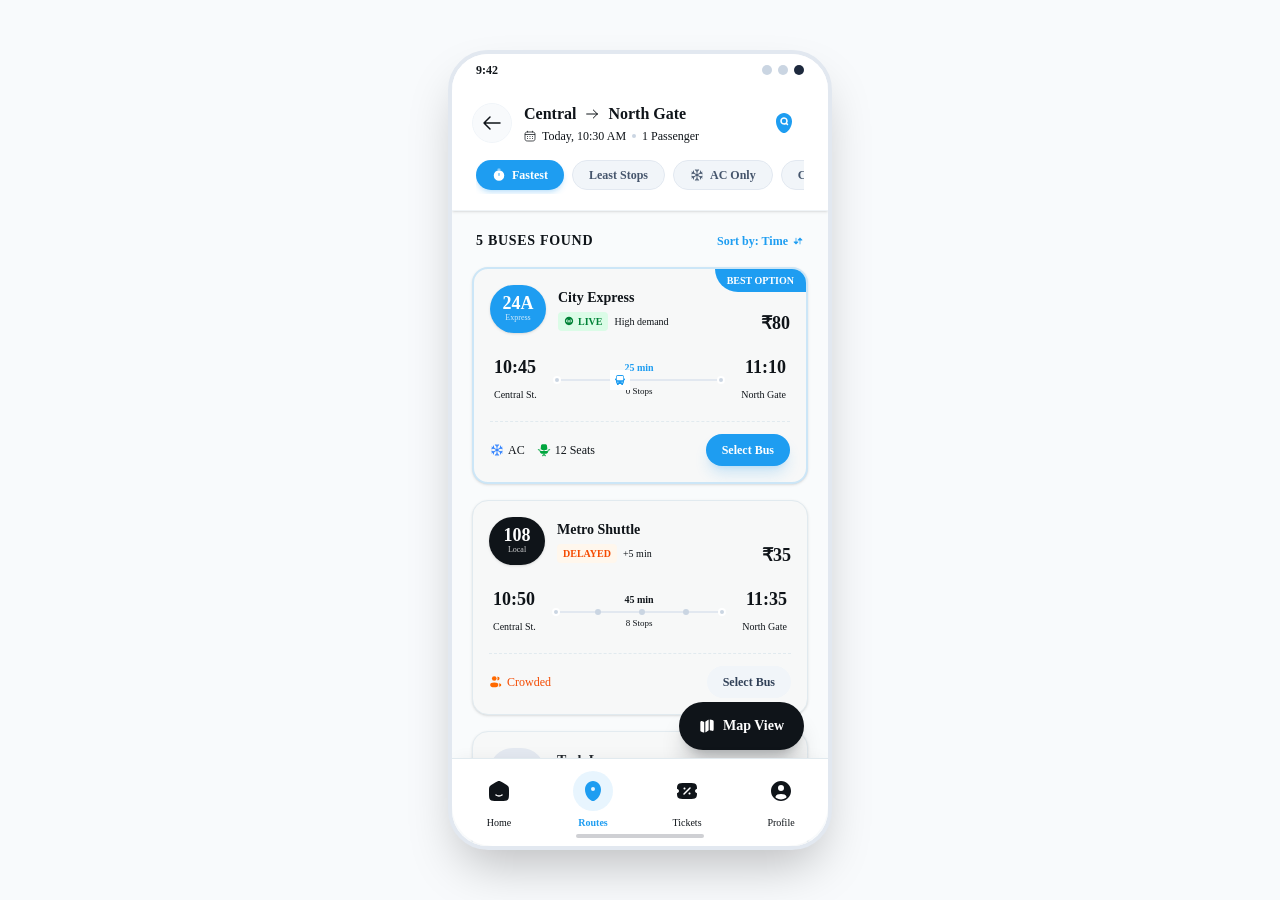
<file: GoVahan Search Screen - _ Reweb_files/index.html>
<!DOCTYPE html>
<!-- saved from url=(0060)https://reweb.so/renderers/index.html?mode=preview&type=page -->
<html lang="en" class="h-full" style="--card: oklch(0.9784 0.0011 197.1387); --ring: oklch(0.6818 0.1584 243.3540); --input: oklch(0.9809 0.0025 228.7836); --muted: oklch(0.9222 0.0013 286.3737); --accent: oklch(0.9392 0.0166 250.8453); --border: oklch(0.9317 0.0118 231.6594); --radius: 1.3rem; --shadow: 0px 2px 0px 0px hsl(202.8169 89.1213% 53.1373% / 0.00), 0px 1px 2px -1px hsl(202.8169 89.1213% 53.1373% / 0.00); --chart-1: oklch(0.6723 0.1606 244.9955); --chart-2: oklch(0.6907 0.1554 160.3454); --chart-3: oklch(0.8214 0.1600 82.5337); --chart-4: oklch(0.7064 0.1822 151.7125); --chart-5: oklch(0.5919 0.2186 10.5826); --popover: oklch(1.0000 0 0); --primary: oklch(0.6723 0.1606 244.9955); --sidebar: oklch(0.9784 0.0011 197.1387); --spacing: 0.25rem; --font-mono: Menlo; --font-sans: Open Sans; --secondary: oklch(0.1884 0.0128 248.5103); --shadow-lg: 0px 2px 0px 0px hsl(202.8169 89.1213% 53.1373% / 0.00), 0px 4px 6px -1px hsl(202.8169 89.1213% 53.1373% / 0.00); --shadow-md: 0px 2px 0px 0px hsl(202.8169 89.1213% 53.1373% / 0.00), 0px 2px 4px -1px hsl(202.8169 89.1213% 53.1373% / 0.00); --shadow-sm: 0px 2px 0px 0px hsl(202.8169 89.1213% 53.1373% / 0.00), 0px 1px 2px -1px hsl(202.8169 89.1213% 53.1373% / 0.00); --shadow-xl: 0px 2px 0px 0px hsl(202.8169 89.1213% 53.1373% / 0.00), 0px 8px 10px -1px hsl(202.8169 89.1213% 53.1373% / 0.00); --shadow-xs: 0px 2px 0px 0px hsl(202.8169 89.1213% 53.1373% / 0.00); --background: oklch(1.0000 0 0); --font-serif: Georgia; --foreground: oklch(0.1884 0.0128 248.5103); --shadow-2xl: 0px 2px 0px 0px hsl(202.8169 89.1213% 53.1373% / 0.00); --shadow-2xs: 0px 2px 0px 0px hsl(202.8169 89.1213% 53.1373% / 0.00); --destructive: oklch(0.6188 0.2376 25.7658); --font-heading: Open Sans; --sidebar-ring: oklch(0.6818 0.1584 243.3540); --sidebar-accent: oklch(0.9392 0.0166 250.8453); --sidebar-border: oklch(0.9271 0.0101 238.5177); --card-foreground: oklch(0.1884 0.0128 248.5103); --sidebar-primary: oklch(0.6723 0.1606 244.9955); --tracking-normal: 0em; --muted-foreground: oklch(0.1884 0.0128 248.5103); --accent-foreground: oklch(0.6723 0.1606 244.9955); --popover-foreground: oklch(0.1884 0.0128 248.5103); --primary-foreground: oklch(1.0000 0 0); --sidebar-foreground: oklch(0.1884 0.0128 248.5103); --secondary-foreground: oklch(1.0000 0 0); --destructive-foreground: oklch(1.0000 0 0); --sidebar-accent-foreground: oklch(0.6723 0.1606 244.9955); --sidebar-primary-foreground: oklch(1.0000 0 0);"><head><meta http-equiv="Content-Type" content="text/html; charset=UTF-8">


    
    <meta name="viewport" content="width=device-width, initial-scale=1.0">
    <title>Reweb Renderers</title>
    <style type="text/tailwindcss">
      @theme inline {
        --font-sans: var(--font-sans);
        --font-serif: var(--font-serif);
        --font-mono: var(--font-mono);

        --font-heading: var(--font-heading, var(--font-sans));
      }

      @theme inline {
        --color-background: var(--background);
        --color-foreground: var(--foreground);
        --color-card: var(--card);
        --color-card-foreground: var(--card-foreground);
        --color-popover: var(--popover);
        --color-popover-foreground: var(--popover-foreground);
        --color-primary: var(--primary);
        --color-primary-foreground: var(--primary-foreground);
        --color-secondary: var(--secondary);
        --color-secondary-foreground: var(--secondary-foreground);
        --color-muted: var(--muted);
        --color-muted-foreground: var(--muted-foreground);
        --color-accent: var(--accent);
        --color-accent-foreground: var(--accent-foreground);
        --color-destructive: var(--destructive);

        --color-border: var(--border);
        --color-input: var(--input);
        --color-ring: var(--ring);

        --color-chart-1: var(--chart-1);
        --color-chart-2: var(--chart-2);
        --color-chart-3: var(--chart-3);
        --color-chart-4: var(--chart-4);
        --color-chart-5: var(--chart-5);

        --color-sidebar: var(--sidebar);
        --color-sidebar-foreground: var(--sidebar-foreground);
        --color-sidebar-primary: var(--sidebar-primary);
        --color-sidebar-primary-foreground: var(--sidebar-primary-foreground);
        --color-sidebar-accent: var(--sidebar-accent);
        --color-sidebar-accent-foreground: var(--sidebar-accent-foreground);
        --color-sidebar-border: var(--sidebar-border);
        --color-sidebar-ring: var(--sidebar-ring);

        --radius-sm: calc(var(--radius) - 4px);
        --radius-md: calc(var(--radius) - 2px);
        --radius-lg: var(--radius);
        --radius-xl: calc(var(--radius) + 4px);

        --tracking-tighter: calc(var(--tracking-normal) - 0.05em);
        --tracking-tight: calc(var(--tracking-normal) - 0.025em);
        --tracking-wide: calc(var(--tracking-normal) + 0.025em);
        --tracking-wider: calc(var(--tracking-normal) + 0.05em);
        --tracking-widest: calc(var(--tracking-normal) + 0.1em);
        --tracking-normal: var(--tracking-normal);
      }

      @layer base {
        * {
          @apply border-border outline-ring/50;
        }
        body {
          @apply bg-background text-foreground font-sans;
          letter-spacing: var(--tracking-normal);
        }
        html, 
        body {
          overflow: overlay;
        }
      }

      @layer base {
        button,
        [role="button"] {
          cursor: pointer;
        }
        button:disabled,
        [role="button"]:disabled {
          cursor: default;
        }
      }

      @layer base {
        ::-webkit-scrollbar {
          width: 5px;
        }
        ::-webkit-scrollbar-track {
          background: transparent;
        }
        ::-webkit-scrollbar-thumb {
          background: var(--border);
          border-radius: 5px;
        }
        * {
          scrollbar-width: thin;
          scrollbar-color: var(--border) transparent;
        }
      }

      @utility container {
        @apply mx-auto px-4 max-w-6xl;
      }

      @theme inline {
        --animation-delay-0: 0s;
        --animation-delay-75: 75ms;
        --animation-delay-100: 0.1s;
        --animation-delay-150: 0.15s;
        --animation-delay-200: 0.2s;
        --animation-delay-300: 0.3s;
        --animation-delay-500: 0.5s;
        --animation-delay-700: 0.7s;
        --animation-delay-1000: 1s;

        --animation-repeat-0: 0;
        --animation-repeat-1: 1;
        --animation-repeat-infinite: infinite;

        --animation-direction-normal: normal;
        --animation-direction-reverse: reverse;
        --animation-direction-alternate: alternate;
        --animation-direction-alternate-reverse: alternate-reverse;

        --animation-fill-mode-none: none;
        --animation-fill-mode-forwards: forwards;
        --animation-fill-mode-backwards: backwards;
        --animation-fill-mode-both: both;

        --animate-in: var(--tw-duration, 150ms) var(--tw-ease, ease) enter;
        --animate-out: var(--tw-duration, 150ms) var(--tw-ease, ease) exit;

        --percentage-0: 0;
        --percentage-5: 0.05;
        --percentage-10: 0.1;
        --percentage-15: 0.15;
        --percentage-20: 0.2;
        --percentage-25: 0.25;
        --percentage-30: 0.3;
        --percentage-35: 0.35;
        --percentage-40: 0.4;
        --percentage-45: 0.45;
        --percentage-50: 0.5;
        --percentage-55: 0.55;
        --percentage-60: 0.6;
        --percentage-65: 0.65;
        --percentage-70: 0.7;
        --percentage-75: 0.75;
        --percentage-80: 0.8;
        --percentage-85: 0.85;
        --percentage-90: 0.9;
        --percentage-95: 0.95;
        --percentage-100: 1;

        --translate-1/2: 50%;
        --translate-1/3: 33.333333%;
        --translate-2/3: 66.666667%;
        --translate-1/4: 25%;
        --translate-2/4: 50%;
        --translate-3/4: 75%;
        --translate-full: 100%;
        --translate-px: 1px;
        --translate-0: 0px;
        --translate-0.5: 0.125rem;
        --translate-1: 0.25rem;
        --translate-1.5: 0.375rem;
        --translate-2: 0.5rem;
        --translate-2.5: 0.625rem;
        --translate-3: 0.75rem;
        --translate-3.5: 0.875rem;
        --translate-4: 1rem;
        --translate-5: 1.25rem;
        --translate-6: 1.5rem;
        --translate-7: 1.75rem;
        --translate-8: 2rem;
        --translate-9: 2.25rem;
        --translate-10: 2.5rem;
        --translate-11: 2.75rem;
        --translate-12: 3rem;
        --translate-14: 3.5rem;
        --translate-16: 4rem;
        --translate-20: 5rem;
        --translate-24: 6rem;
        --translate-28: 7rem;
        --translate-32: 8rem;
        --translate-36: 9rem;
        --translate-40: 10rem;
        --translate-44: 11rem;
        --translate-48: 12rem;
        --translate-52: 13rem;
        --translate-56: 14rem;
        --translate-60: 15rem;
        --translate-64: 16rem;
        --translate-72: 18rem;
        --translate-80: 20rem;
        --translate-96: 24rem;

        @keyframes enter {
          from {
            opacity: var(--tw-enter-opacity, 1);
            transform: translate3d(
                var(--tw-enter-translate-x, 0),
                var(--tw-enter-translate-y, 0),
                0
              )
              scale3d(
                var(--tw-enter-scale, 1),
                var(--tw-enter-scale, 1),
                var(--tw-enter-scale, 1)
              )
              rotate(var(--tw-enter-rotate, 0));
          }
        }

        @keyframes exit {
          to {
            opacity: var(--tw-exit-opacity, 1);
            transform: translate3d(
                var(--tw-exit-translate-x, 0),
                var(--tw-exit-translate-y, 0),
                0
              )
              scale3d(
                var(--tw-exit-scale, 1),
                var(--tw-exit-scale, 1),
                var(--tw-exit-scale, 1)
              )
              rotate(var(--tw-exit-rotate, 0));
          }
        }
      }

      @utility delay-* {
        animation-delay: calc(--value(number) * 1ms);
        animation-delay: --value(--animation-delay- *, [duration], [ *]);
      }

      @utility repeat-* {
        animation-iteration-count: --value(--animation-repeat- *, integer);
      }

      @utility direction-* {
        animation-direction: --value(--animation-direction- *);
      }

      @utility fill-mode-* {
        animation-fill-mode: --value(--animation-fill-mode- *);
      }

      @utility running {
        animation-play-state: running;
      }
      @utility paused {
        animation-play-state: paused;
      }

      @utility fade-in {
        --tw-enter-opacity: 0;
      }
      @utility fade-in-* {
        --tw-enter-opacity: --value(--percentage- *, [ *]);
      }

      @utility fade-out {
        --tw-exit-opacity: 0;
      }
      @utility fade-out-* {
        --tw-exit-opacity: --value(--percentage- *, [ *]);
      }

      @utility zoom-in {
        --tw-enter-scale: 0;
      }
      @utility zoom-in-* {
        --tw-enter-scale: calc(--value([percentage]) / 100%);
        --tw-enter-scale: calc(--value([ratio], [number]));
        --tw-enter-scale: --value(--percentage- *);
      }

      @utility zoom-out {
        --tw-exit-scale: 0;
      }
      @utility zoom-out-* {
        --tw-exit-scale: calc(--value([percentage]) / 100%);
        --tw-exit-scale: calc(--value([ratio], [number]));
        --tw-exit-scale: --value(--percentage- *);
      }

      @utility spin-in {
        --tw-enter-rotate: 30deg;
      }
      @utility spin-in-* {
        --tw-enter-rotate: calc(--value(number) * 1deg);
        --tw-enter-rotate: --value(--rotate- *, [angle]);
      }

      @utility spin-out {
        --tw-exit-rotate: 30deg;
      }
      @utility spin-out-* {
        --tw-exit-rotate: calc(--value(number) * 1deg);
        --tw-exit-rotate: --value(--rotate- *, [angle]);
      }

      @utility slide-in-from-top {
        --tw-enter-translate-y: -100%;
      }
      @utility slide-in-from-top-* {
        --tw-enter-translate-y: calc(--value(integer) * var(--spacing) * -1);
        --tw-enter-translate-y: calc(
          --value(--translate- *, [percentage], ratio, [length]) * -1
        );
      }

      @utility slide-in-from-bottom {
        --tw-enter-translate-y: 100%;
      }
      @utility slide-in-from-bottom-* {
        --tw-enter-translate-y: calc(--value(integer) * var(--spacing));
        --tw-enter-translate-y: --value(
          --translate- *,
          [percentage],
          ratio,
          [length]
        );
      }
      @utility slide-in-from-left {
        --tw-enter-translate-x: -100%;
      }
      @utility slide-in-from-left-* {
        --tw-enter-translate-x: calc(--value(integer) * var(--spacing) * -1);
        --tw-enter-translate-x: calc(
          --value(--translate- *, [percentage], ratio, [length]) * -1
        );
      }
      @utility slide-in-from-right {
        --tw-enter-translate-x: 100%;
      }
      @utility slide-in-from-right-* {
        --tw-enter-translate-x: calc(--value(integer) * var(--spacing));
        --tw-enter-translate-x: --value(
          --translate- *,
          [percentage],
          ratio,
          [length]
        );
      }

      @utility slide-out-to-top {
        --tw-exit-translate-y: -100%;
      }
      @utility slide-out-to-top-* {
        --tw-exit-translate-y: calc(--value(integer) * var(--spacing) * -1);
        --tw-exit-translate-y: calc(
          --value(--translate- *, [percentage], ratio, [length]) * -1
        );
      }
      @utility slide-out-to-bottom {
        --tw-exit-translate-y: 100%;
      }
      @utility slide-out-to-bottom-* {
        --tw-exit-translate-y: calc(--value(integer) * var(--spacing));
        --tw-exit-translate-y: --value(
          --translate- *,
          [percentage],
          ratio,
          [length]
        );
      }
      @utility slide-out-to-left {
        --tw-exit-translate-x: -100%;
      }
      @utility slide-out-to-left-* {
        --tw-exit-translate-x: calc(--value(integer) * var(--spacing) * -1);
        --tw-exit-translate-x: calc(
          --value(--translate- *, [percentage], ratio, [length]) * -1
        );
      }
      @utility slide-out-to-right {
        --tw-exit-translate-x: 100%;
      }
      @utility slide-out-to-right-* {
        --tw-exit-translate-x: calc(--value(integer) * var(--spacing));
        --tw-exit-translate-x: --value(
          --translate- *,
          [percentage],
          ratio,
          [length]
        );
      }
    </style>
    <script type="importmap">{
  "imports": {
    "react": "https://esm.sh/react@19.1.1",
    "react/": "https://esm.sh/react@19.1.1/",
    "react-dom": "https://esm.sh/react-dom@19.1.1",
    "react-dom/": "https://esm.sh/react-dom@19.1.1/"
  }
}</script>
    <script type="module" crossorigin="" src="./index-CGtewkeV.js.download"></script>
  <style>/*! tailwindcss v4.1.14 | MIT License | https://tailwindcss.com */
@layer properties;
@layer theme, base, components, utilities;
@layer theme {
  :root, :host {
    --font-sans: var(--font-sans);
    --font-serif: var(--font-serif);
    --font-mono: var(--font-mono);
    --color-orange-50: oklch(98% 0.016 73.684);
    --color-orange-500: oklch(70.5% 0.213 47.604);
    --color-orange-600: oklch(64.6% 0.222 41.116);
    --color-green-100: oklch(96.2% 0.044 156.743);
    --color-green-600: oklch(62.7% 0.194 149.214);
    --color-green-700: oklch(52.7% 0.154 150.069);
    --color-blue-500: oklch(62.3% 0.214 259.815);
    --color-slate-50: oklch(98.4% 0.003 247.858);
    --color-slate-100: oklch(96.8% 0.007 247.896);
    --color-slate-200: oklch(92.9% 0.013 255.508);
    --color-slate-300: oklch(86.9% 0.022 252.894);
    --color-slate-500: oklch(55.4% 0.046 257.417);
    --color-slate-600: oklch(44.6% 0.043 257.281);
    --color-slate-700: oklch(37.2% 0.044 257.287);
    --color-slate-800: oklch(27.9% 0.041 260.031);
    --color-slate-900: oklch(20.8% 0.042 265.755);
    --color-white: #fff;
    --spacing: 0.25rem;
    --container-sm: 24rem;
    --text-xs: 0.75rem;
    --text-xs--line-height: calc(1 / 0.75);
    --text-sm: 0.875rem;
    --text-sm--line-height: calc(1.25 / 0.875);
    --text-base: 1rem;
    --text-base--line-height: calc(1.5 / 1);
    --text-lg: 1.125rem;
    --text-lg--line-height: calc(1.75 / 1.125);
    --font-weight-normal: 400;
    --font-weight-medium: 500;
    --font-weight-semibold: 600;
    --font-weight-bold: 700;
    --tracking-normal: var(--tracking-normal);
    --radius-2xl: 1rem;
    --animate-pulse: pulse 2s cubic-bezier(0.4, 0, 0.6, 1) infinite;
    --default-transition-duration: 150ms;
    --default-transition-timing-function: cubic-bezier(0.4, 0, 0.2, 1);
    --default-font-family: var(--font-sans);
    --default-mono-font-family: var(--font-mono);
    --font-heading: var(--font-heading, var(--font-sans));
  }
}
@layer base {
  *, ::after, ::before, ::backdrop, ::file-selector-button {
    box-sizing: border-box;
    margin: 0;
    padding: 0;
    border: 0 solid;
  }
  html, :host {
    line-height: 1.5;
    -webkit-text-size-adjust: 100%;
    tab-size: 4;
    font-family: var(--default-font-family, ui-sans-serif, system-ui, sans-serif, 'Apple Color Emoji', 'Segoe UI Emoji', 'Segoe UI Symbol', 'Noto Color Emoji');
    font-feature-settings: var(--default-font-feature-settings, normal);
    font-variation-settings: var(--default-font-variation-settings, normal);
    -webkit-tap-highlight-color: transparent;
  }
  hr {
    height: 0;
    color: inherit;
    border-top-width: 1px;
  }
  abbr:where([title]) {
    -webkit-text-decoration: underline dotted;
    text-decoration: underline dotted;
  }
  h1, h2, h3, h4, h5, h6 {
    font-size: inherit;
    font-weight: inherit;
  }
  a {
    color: inherit;
    -webkit-text-decoration: inherit;
    text-decoration: inherit;
  }
  b, strong {
    font-weight: bolder;
  }
  code, kbd, samp, pre {
    font-family: var(--default-mono-font-family, ui-monospace, SFMono-Regular, Menlo, Monaco, Consolas, 'Liberation Mono', 'Courier New', monospace);
    font-feature-settings: var(--default-mono-font-feature-settings, normal);
    font-variation-settings: var(--default-mono-font-variation-settings, normal);
    font-size: 1em;
  }
  small {
    font-size: 80%;
  }
  sub, sup {
    font-size: 75%;
    line-height: 0;
    position: relative;
    vertical-align: baseline;
  }
  sub {
    bottom: -0.25em;
  }
  sup {
    top: -0.5em;
  }
  table {
    text-indent: 0;
    border-color: inherit;
    border-collapse: collapse;
  }
  :-moz-focusring {
    outline: auto;
  }
  progress {
    vertical-align: baseline;
  }
  summary {
    display: list-item;
  }
  ol, ul, menu {
    list-style: none;
  }
  img, svg, video, canvas, audio, iframe, embed, object {
    display: block;
    vertical-align: middle;
  }
  img, video {
    max-width: 100%;
    height: auto;
  }
  button, input, select, optgroup, textarea, ::file-selector-button {
    font: inherit;
    font-feature-settings: inherit;
    font-variation-settings: inherit;
    letter-spacing: inherit;
    color: inherit;
    border-radius: 0;
    background-color: transparent;
    opacity: 1;
  }
  :where(select:is([multiple], [size])) optgroup {
    font-weight: bolder;
  }
  :where(select:is([multiple], [size])) optgroup option {
    padding-inline-start: 20px;
  }
  ::file-selector-button {
    margin-inline-end: 4px;
  }
  ::placeholder {
    opacity: 1;
  }
  @supports (not (-webkit-appearance: -apple-pay-button))  or (contain-intrinsic-size: 1px) {
    ::placeholder {
      color: currentcolor;
      @supports (color: color-mix(in lab, red, red)) {
        color: color-mix(in oklab, currentcolor 50%, transparent);
      }
    }
  }
  textarea {
    resize: vertical;
  }
  ::-webkit-search-decoration {
    -webkit-appearance: none;
  }
  ::-webkit-date-and-time-value {
    min-height: 1lh;
    text-align: inherit;
  }
  ::-webkit-datetime-edit {
    display: inline-flex;
  }
  ::-webkit-datetime-edit-fields-wrapper {
    padding: 0;
  }
  ::-webkit-datetime-edit, ::-webkit-datetime-edit-year-field, ::-webkit-datetime-edit-month-field, ::-webkit-datetime-edit-day-field, ::-webkit-datetime-edit-hour-field, ::-webkit-datetime-edit-minute-field, ::-webkit-datetime-edit-second-field, ::-webkit-datetime-edit-millisecond-field, ::-webkit-datetime-edit-meridiem-field {
    padding-block: 0;
  }
  ::-webkit-calendar-picker-indicator {
    line-height: 1;
  }
  :-moz-ui-invalid {
    box-shadow: none;
  }
  button, input:where([type='button'], [type='reset'], [type='submit']), ::file-selector-button {
    appearance: button;
  }
  ::-webkit-inner-spin-button, ::-webkit-outer-spin-button {
    height: auto;
  }
  [hidden]:where(:not([hidden='until-found'])) {
    display: none !important;
  }
}
@layer utilities {
  .absolute {
    position: absolute;
  }
  .relative {
    position: relative;
  }
  .top-0 {
    top: calc(var(--spacing) * 0);
  }
  .top-1\/2 {
    top: calc(1/2 * 100%);
  }
  .right-0 {
    right: calc(var(--spacing) * 0);
  }
  .right-6 {
    right: calc(var(--spacing) * 6);
  }
  .bottom-0 {
    bottom: calc(var(--spacing) * 0);
  }
  .bottom-2 {
    bottom: calc(var(--spacing) * 2);
  }
  .bottom-24 {
    bottom: calc(var(--spacing) * 24);
  }
  .left-0 {
    left: calc(var(--spacing) * 0);
  }
  .left-1\/2 {
    left: calc(1/2 * 100%);
  }
  .left-1\/3 {
    left: calc(1/3 * 100%);
  }
  .left-1\/4 {
    left: calc(1/4 * 100%);
  }
  .left-3\/4 {
    left: calc(3/4 * 100%);
  }
  .z-10 {
    z-index: 10;
  }
  .z-20 {
    z-index: 20;
  }
  .z-30 {
    z-index: 30;
  }
  .mt-0\.5 {
    margin-top: calc(var(--spacing) * 0.5);
  }
  .mt-1 {
    margin-top: calc(var(--spacing) * 1);
  }
  .mt-6 {
    margin-top: calc(var(--spacing) * 6);
  }
  .mb-1 {
    margin-bottom: calc(var(--spacing) * 1);
  }
  .mb-4 {
    margin-bottom: calc(var(--spacing) * 4);
  }
  .-ml-1 {
    margin-left: calc(var(--spacing) * -1);
  }
  .block {
    display: block;
  }
  .flex {
    display: flex;
  }
  .hidden {
    display: none;
  }
  .size-1 {
    width: calc(var(--spacing) * 1);
    height: calc(var(--spacing) * 1);
  }
  .size-1\.5 {
    width: calc(var(--spacing) * 1.5);
    height: calc(var(--spacing) * 1.5);
  }
  .size-2 {
    width: calc(var(--spacing) * 2);
    height: calc(var(--spacing) * 2);
  }
  .size-2\.5 {
    width: calc(var(--spacing) * 2.5);
    height: calc(var(--spacing) * 2.5);
  }
  .size-3 {
    width: calc(var(--spacing) * 3);
    height: calc(var(--spacing) * 3);
  }
  .size-3\.5 {
    width: calc(var(--spacing) * 3.5);
    height: calc(var(--spacing) * 3.5);
  }
  .size-4 {
    width: calc(var(--spacing) * 4);
    height: calc(var(--spacing) * 4);
  }
  .size-6 {
    width: calc(var(--spacing) * 6);
    height: calc(var(--spacing) * 6);
  }
  .size-10 {
    width: calc(var(--spacing) * 10);
    height: calc(var(--spacing) * 10);
  }
  .h-0\.5 {
    height: calc(var(--spacing) * 0.5);
  }
  .h-1 {
    height: calc(var(--spacing) * 1);
  }
  .h-8 {
    height: calc(var(--spacing) * 8);
  }
  .h-12 {
    height: calc(var(--spacing) * 12);
  }
  .h-\[88px\] {
    height: 88px;
  }
  .h-\[800px\] {
    height: 800px;
  }
  .h-full {
    height: 100%;
  }
  .min-h-screen {
    min-height: 100vh;
  }
  .w-14 {
    width: calc(var(--spacing) * 14);
  }
  .w-16 {
    width: calc(var(--spacing) * 16);
  }
  .w-32 {
    width: calc(var(--spacing) * 32);
  }
  .w-full {
    width: 100%;
  }
  .max-w-\[80px\] {
    max-width: 80px;
  }
  .max-w-\[90px\] {
    max-width: 90px;
  }
  .max-w-sm {
    max-width: var(--container-sm);
  }
  .flex-1 {
    flex: 1;
  }
  .shrink-0 {
    flex-shrink: 0;
  }
  .-translate-x-1\/2 {
    --tw-translate-x: calc(50% * -1);
    translate: var(--tw-translate-x) var(--tw-translate-y);
  }
  .-translate-y-1\/2 {
    --tw-translate-y: calc(50% * -1);
    translate: var(--tw-translate-x) var(--tw-translate-y);
  }
  .animate-pulse {
    animation: var(--animate-pulse);
  }
  .flex-col {
    flex-direction: column;
  }
  .items-center {
    align-items: center;
  }
  .items-start {
    align-items: flex-start;
  }
  .justify-around {
    justify-content: space-around;
  }
  .justify-between {
    justify-content: space-between;
  }
  .justify-center {
    justify-content: center;
  }
  .gap-1 {
    gap: calc(var(--spacing) * 1);
  }
  .gap-1\.5 {
    gap: calc(var(--spacing) * 1.5);
  }
  .gap-2 {
    gap: calc(var(--spacing) * 2);
  }
  .gap-3 {
    gap: calc(var(--spacing) * 3);
  }
  .space-y-4 {
    :where(& > :not(:last-child)) {
      --tw-space-y-reverse: 0;
      margin-block-start: calc(calc(var(--spacing) * 4) * var(--tw-space-y-reverse));
      margin-block-end: calc(calc(var(--spacing) * 4) * calc(1 - var(--tw-space-y-reverse)));
    }
  }
  .truncate {
    overflow: hidden;
    text-overflow: ellipsis;
    white-space: nowrap;
  }
  .overflow-hidden {
    overflow: hidden;
  }
  .overflow-x-auto {
    overflow-x: auto;
  }
  .overflow-y-auto {
    overflow-y: auto;
  }
  .rounded {
    border-radius: 0.25rem;
  }
  .rounded-2xl {
    border-radius: var(--radius-2xl);
  }
  .rounded-\[2\.5rem\] {
    border-radius: 2.5rem;
  }
  .rounded-full {
    border-radius: calc(infinity * 1px);
  }
  .rounded-lg {
    border-radius: var(--radius);
  }
  .rounded-xl {
    border-radius: calc(var(--radius) + 4px);
  }
  .rounded-b-\[2\.5rem\] {
    border-bottom-right-radius: 2.5rem;
    border-bottom-left-radius: 2.5rem;
  }
  .rounded-bl-xl {
    border-bottom-left-radius: calc(var(--radius) + 4px);
  }
  .border {
    border-style: var(--tw-border-style);
    border-width: 1px;
  }
  .border-2 {
    border-style: var(--tw-border-style);
    border-width: 2px;
  }
  .border-4 {
    border-style: var(--tw-border-style);
    border-width: 4px;
  }
  .border-t {
    border-top-style: var(--tw-border-style);
    border-top-width: 1px;
  }
  .border-b {
    border-bottom-style: var(--tw-border-style);
    border-bottom-width: 1px;
  }
  .border-dashed {
    --tw-border-style: dashed;
    border-style: dashed;
  }
  .border-border {
    border-color: var(--border);
  }
  .border-border\/50 {
    border-color: var(--border);
    @supports (color: color-mix(in lab, red, red)) {
      border-color: color-mix(in oklab, var(--border) 50%, transparent);
    }
  }
  .border-primary\/20 {
    border-color: var(--primary);
    @supports (color: color-mix(in lab, red, red)) {
      border-color: color-mix(in oklab, var(--primary) 20%, transparent);
    }
  }
  .border-slate-100 {
    border-color: var(--color-slate-100);
  }
  .border-slate-200 {
    border-color: var(--color-slate-200);
  }
  .border-white {
    border-color: var(--color-white);
  }
  .bg-background {
    background-color: var(--background);
  }
  .bg-card {
    background-color: var(--card);
  }
  .bg-foreground {
    background-color: var(--foreground);
  }
  .bg-green-100 {
    background-color: var(--color-green-100);
  }
  .bg-orange-50 {
    background-color: var(--color-orange-50);
  }
  .bg-primary {
    background-color: var(--primary);
  }
  .bg-primary\/10 {
    background-color: var(--primary);
    @supports (color: color-mix(in lab, red, red)) {
      background-color: color-mix(in oklab, var(--primary) 10%, transparent);
    }
  }
  .bg-secondary {
    background-color: var(--secondary);
  }
  .bg-slate-50 {
    background-color: var(--color-slate-50);
  }
  .bg-slate-50\/80 {
    background-color: color-mix(in srgb, oklch(98.4% 0.003 247.858) 80%, transparent);
    @supports (color: color-mix(in lab, red, red)) {
      background-color: color-mix(in oklab, var(--color-slate-50) 80%, transparent);
    }
  }
  .bg-slate-100 {
    background-color: var(--color-slate-100);
  }
  .bg-slate-200 {
    background-color: var(--color-slate-200);
  }
  .bg-slate-300 {
    background-color: var(--color-slate-300);
  }
  .bg-slate-800 {
    background-color: var(--color-slate-800);
  }
  .bg-slate-900\/20 {
    background-color: color-mix(in srgb, oklch(20.8% 0.042 265.755) 20%, transparent);
    @supports (color: color-mix(in lab, red, red)) {
      background-color: color-mix(in oklab, var(--color-slate-900) 20%, transparent);
    }
  }
  .bg-white {
    background-color: var(--color-white);
  }
  .p-1 {
    padding: calc(var(--spacing) * 1);
  }
  .p-4 {
    padding: calc(var(--spacing) * 4);
  }
  .p-5 {
    padding: calc(var(--spacing) * 5);
  }
  .px-1 {
    padding-inline: calc(var(--spacing) * 1);
  }
  .px-1\.5 {
    padding-inline: calc(var(--spacing) * 1.5);
  }
  .px-3 {
    padding-inline: calc(var(--spacing) * 3);
  }
  .px-4 {
    padding-inline: calc(var(--spacing) * 4);
  }
  .px-5 {
    padding-inline: calc(var(--spacing) * 5);
  }
  .px-6 {
    padding-inline: calc(var(--spacing) * 6);
  }
  .py-0\.5 {
    padding-block: calc(var(--spacing) * 0.5);
  }
  .py-1 {
    padding-block: calc(var(--spacing) * 1);
  }
  .py-1\.5 {
    padding-block: calc(var(--spacing) * 1.5);
  }
  .py-2 {
    padding-block: calc(var(--spacing) * 2);
  }
  .py-4 {
    padding-block: calc(var(--spacing) * 4);
  }
  .pt-3 {
    padding-top: calc(var(--spacing) * 3);
  }
  .pb-1 {
    padding-bottom: calc(var(--spacing) * 1);
  }
  .pb-28 {
    padding-bottom: calc(var(--spacing) * 28);
  }
  .text-left {
    text-align: left;
  }
  .text-right {
    text-align: right;
  }
  .font-mono {
    font-family: var(--font-mono);
  }
  .font-sans {
    font-family: var(--font-sans);
  }
  .text-base {
    font-size: var(--text-base);
    line-height: var(--tw-leading, var(--text-base--line-height));
  }
  .text-lg {
    font-size: var(--text-lg);
    line-height: var(--tw-leading, var(--text-lg--line-height));
  }
  .text-sm {
    font-size: var(--text-sm);
    line-height: var(--tw-leading, var(--text-sm--line-height));
  }
  .text-xs {
    font-size: var(--text-xs);
    line-height: var(--tw-leading, var(--text-xs--line-height));
  }
  .text-\[8px\] {
    font-size: 8px;
  }
  .text-\[9px\] {
    font-size: 9px;
  }
  .text-\[10px\] {
    font-size: 10px;
  }
  .leading-none {
    --tw-leading: 1;
    line-height: 1;
  }
  .font-bold {
    --tw-font-weight: var(--font-weight-bold);
    font-weight: var(--font-weight-bold);
  }
  .font-medium {
    --tw-font-weight: var(--font-weight-medium);
    font-weight: var(--font-weight-medium);
  }
  .font-normal {
    --tw-font-weight: var(--font-weight-normal);
    font-weight: var(--font-weight-normal);
  }
  .font-semibold {
    --tw-font-weight: var(--font-weight-semibold);
    font-weight: var(--font-weight-semibold);
  }
  .tracking-wider {
    --tw-tracking: calc(var(--tracking-normal) + 0.05em);
    letter-spacing: calc(var(--tracking-normal) + 0.05em);
  }
  .whitespace-nowrap {
    white-space: nowrap;
  }
  .text-background {
    color: var(--background);
  }
  .text-blue-500 {
    color: var(--color-blue-500);
  }
  .text-foreground {
    color: var(--foreground);
  }
  .text-green-600 {
    color: var(--color-green-600);
  }
  .text-green-700 {
    color: var(--color-green-700);
  }
  .text-muted-foreground {
    color: var(--muted-foreground);
  }
  .text-orange-500 {
    color: var(--color-orange-500);
  }
  .text-orange-600 {
    color: var(--color-orange-600);
  }
  .text-primary {
    color: var(--primary);
  }
  .text-primary-foreground {
    color: var(--primary-foreground);
  }
  .text-secondary-foreground {
    color: var(--secondary-foreground);
  }
  .text-slate-500 {
    color: var(--color-slate-500);
  }
  .text-slate-600 {
    color: var(--color-slate-600);
  }
  .text-slate-700 {
    color: var(--color-slate-700);
  }
  .text-slate-800 {
    color: var(--color-slate-800);
  }
  .text-white {
    color: var(--color-white);
  }
  .uppercase {
    text-transform: uppercase;
  }
  .opacity-80 {
    opacity: 80%;
  }
  .opacity-90 {
    opacity: 90%;
  }
  .shadow-2xl {
    --tw-shadow: 0 25px 50px -12px var(--tw-shadow-color, rgb(0 0 0 / 0.25));
    box-shadow: var(--tw-inset-shadow), var(--tw-inset-ring-shadow), var(--tw-ring-offset-shadow), var(--tw-ring-shadow), var(--tw-shadow);
  }
  .shadow-\[0_-5px_15px_-5px_rgba\(0\,0\,0\,0\.05\)\] {
    --tw-shadow: 0 -5px 15px -5px var(--tw-shadow-color, rgba(0,0,0,0.05));
    box-shadow: var(--tw-inset-shadow), var(--tw-inset-ring-shadow), var(--tw-ring-offset-shadow), var(--tw-ring-shadow), var(--tw-shadow);
  }
  .shadow-lg {
    --tw-shadow: 0 10px 15px -3px var(--tw-shadow-color, rgb(0 0 0 / 0.1)), 0 4px 6px -4px var(--tw-shadow-color, rgb(0 0 0 / 0.1));
    box-shadow: var(--tw-inset-shadow), var(--tw-inset-ring-shadow), var(--tw-ring-offset-shadow), var(--tw-ring-shadow), var(--tw-shadow);
  }
  .shadow-md {
    --tw-shadow: 0 4px 6px -1px var(--tw-shadow-color, rgb(0 0 0 / 0.1)), 0 2px 4px -2px var(--tw-shadow-color, rgb(0 0 0 / 0.1));
    box-shadow: var(--tw-inset-shadow), var(--tw-inset-ring-shadow), var(--tw-ring-offset-shadow), var(--tw-ring-shadow), var(--tw-shadow);
  }
  .shadow-sm {
    --tw-shadow: 0 1px 3px 0 var(--tw-shadow-color, rgb(0 0 0 / 0.1)), 0 1px 2px -1px var(--tw-shadow-color, rgb(0 0 0 / 0.1));
    box-shadow: var(--tw-inset-shadow), var(--tw-inset-ring-shadow), var(--tw-ring-offset-shadow), var(--tw-ring-shadow), var(--tw-shadow);
  }
  .shadow-xl {
    --tw-shadow: 0 20px 25px -5px var(--tw-shadow-color, rgb(0 0 0 / 0.1)), 0 8px 10px -6px var(--tw-shadow-color, rgb(0 0 0 / 0.1));
    box-shadow: var(--tw-inset-shadow), var(--tw-inset-ring-shadow), var(--tw-ring-offset-shadow), var(--tw-ring-shadow), var(--tw-shadow);
  }
  .shadow-foreground\/20 {
    --tw-shadow-color: var(--foreground);
    @supports (color: color-mix(in lab, red, red)) {
      --tw-shadow-color: color-mix(in oklab, color-mix(in oklab, var(--foreground) 20%, transparent) var(--tw-shadow-alpha), transparent);
    }
  }
  .shadow-primary\/20 {
    --tw-shadow-color: var(--primary);
    @supports (color: color-mix(in lab, red, red)) {
      --tw-shadow-color: color-mix(in oklab, color-mix(in oklab, var(--primary) 20%, transparent) var(--tw-shadow-alpha), transparent);
    }
  }
  .transition-all {
    transition-property: all;
    transition-timing-function: var(--tw-ease, var(--default-transition-timing-function));
    transition-duration: var(--tw-duration, var(--default-transition-duration));
  }
  .transition-colors {
    transition-property: color, background-color, border-color, outline-color, text-decoration-color, fill, stroke, --tw-gradient-from, --tw-gradient-via, --tw-gradient-to;
    transition-timing-function: var(--tw-ease, var(--default-transition-timing-function));
    transition-duration: var(--tw-duration, var(--default-transition-duration));
  }
  .transition-transform {
    transition-property: transform, translate, scale, rotate;
    transition-timing-function: var(--tw-ease, var(--default-transition-timing-function));
    transition-duration: var(--tw-duration, var(--default-transition-duration));
  }
  .select-none {
    -webkit-user-select: none;
    user-select: none;
  }
  .group-hover\:text-foreground {
    &:is(:where(.group):hover *) {
      @media (hover: hover) {
        color: var(--foreground);
      }
    }
  }
  .hover\:scale-105 {
    &:hover {
      @media (hover: hover) {
        --tw-scale-x: 105%;
        --tw-scale-y: 105%;
        --tw-scale-z: 105%;
        scale: var(--tw-scale-x) var(--tw-scale-y);
      }
    }
  }
  .hover\:bg-muted {
    &:hover {
      @media (hover: hover) {
        background-color: var(--muted);
      }
    }
  }
  .hover\:bg-slate-100 {
    &:hover {
      @media (hover: hover) {
        background-color: var(--color-slate-100);
      }
    }
  }
  .hover\:bg-slate-200 {
    &:hover {
      @media (hover: hover) {
        background-color: var(--color-slate-200);
      }
    }
  }
  .active\:scale-95 {
    &:active {
      --tw-scale-x: 95%;
      --tw-scale-y: 95%;
      --tw-scale-z: 95%;
      scale: var(--tw-scale-x) var(--tw-scale-y);
    }
  }
  .active\:scale-\[0\.99\] {
    &:active {
      scale: 0.99;
    }
  }
  .sm\:inline {
    @media (width >= 40rem) {
      display: inline;
    }
  }
}
@layer base {
  * {
    border-color: var(--border);
    outline-color: var(--ring);
    @supports (color: color-mix(in lab, red, red)) {
      outline-color: color-mix(in oklab, var(--ring) 50%, transparent);
    }
  }
  body {
    background-color: var(--background);
    font-family: var(--font-sans);
    color: var(--foreground);
    letter-spacing: var(--tracking-normal);
  }
  html, body {
    overflow: overlay;
  }
}
@layer base {
  button, [role="button"] {
    cursor: pointer;
  }
  button:disabled, [role="button"]:disabled {
    cursor: default;
  }
}
@layer base {
  ::-webkit-scrollbar {
    width: 5px;
  }
  ::-webkit-scrollbar-track {
    background: transparent;
  }
  ::-webkit-scrollbar-thumb {
    background: var(--border);
    border-radius: 5px;
  }
  * {
    scrollbar-width: thin;
    scrollbar-color: var(--border) transparent;
  }
}
@property --tw-translate-x {
  syntax: "*";
  inherits: false;
  initial-value: 0;
}
@property --tw-translate-y {
  syntax: "*";
  inherits: false;
  initial-value: 0;
}
@property --tw-translate-z {
  syntax: "*";
  inherits: false;
  initial-value: 0;
}
@property --tw-space-y-reverse {
  syntax: "*";
  inherits: false;
  initial-value: 0;
}
@property --tw-border-style {
  syntax: "*";
  inherits: false;
  initial-value: solid;
}
@property --tw-leading {
  syntax: "*";
  inherits: false;
}
@property --tw-font-weight {
  syntax: "*";
  inherits: false;
}
@property --tw-tracking {
  syntax: "*";
  inherits: false;
}
@property --tw-shadow {
  syntax: "*";
  inherits: false;
  initial-value: 0 0 #0000;
}
@property --tw-shadow-color {
  syntax: "*";
  inherits: false;
}
@property --tw-shadow-alpha {
  syntax: "<percentage>";
  inherits: false;
  initial-value: 100%;
}
@property --tw-inset-shadow {
  syntax: "*";
  inherits: false;
  initial-value: 0 0 #0000;
}
@property --tw-inset-shadow-color {
  syntax: "*";
  inherits: false;
}
@property --tw-inset-shadow-alpha {
  syntax: "<percentage>";
  inherits: false;
  initial-value: 100%;
}
@property --tw-ring-color {
  syntax: "*";
  inherits: false;
}
@property --tw-ring-shadow {
  syntax: "*";
  inherits: false;
  initial-value: 0 0 #0000;
}
@property --tw-inset-ring-color {
  syntax: "*";
  inherits: false;
}
@property --tw-inset-ring-shadow {
  syntax: "*";
  inherits: false;
  initial-value: 0 0 #0000;
}
@property --tw-ring-inset {
  syntax: "*";
  inherits: false;
}
@property --tw-ring-offset-width {
  syntax: "<length>";
  inherits: false;
  initial-value: 0px;
}
@property --tw-ring-offset-color {
  syntax: "*";
  inherits: false;
  initial-value: #fff;
}
@property --tw-ring-offset-shadow {
  syntax: "*";
  inherits: false;
  initial-value: 0 0 #0000;
}
@property --tw-scale-x {
  syntax: "*";
  inherits: false;
  initial-value: 1;
}
@property --tw-scale-y {
  syntax: "*";
  inherits: false;
  initial-value: 1;
}
@property --tw-scale-z {
  syntax: "*";
  inherits: false;
  initial-value: 1;
}
@keyframes pulse {
  50% {
    opacity: 0.5;
  }
}
@layer properties {
  @supports ((-webkit-hyphens: none) and (not (margin-trim: inline))) or ((-moz-orient: inline) and (not (color:rgb(from red r g b)))) {
    *, ::before, ::after, ::backdrop {
      --tw-translate-x: 0;
      --tw-translate-y: 0;
      --tw-translate-z: 0;
      --tw-space-y-reverse: 0;
      --tw-border-style: solid;
      --tw-leading: initial;
      --tw-font-weight: initial;
      --tw-tracking: initial;
      --tw-shadow: 0 0 #0000;
      --tw-shadow-color: initial;
      --tw-shadow-alpha: 100%;
      --tw-inset-shadow: 0 0 #0000;
      --tw-inset-shadow-color: initial;
      --tw-inset-shadow-alpha: 100%;
      --tw-ring-color: initial;
      --tw-ring-shadow: 0 0 #0000;
      --tw-inset-ring-color: initial;
      --tw-inset-ring-shadow: 0 0 #0000;
      --tw-ring-inset: initial;
      --tw-ring-offset-width: 0px;
      --tw-ring-offset-color: #fff;
      --tw-ring-offset-shadow: 0 0 #0000;
      --tw-scale-x: 1;
      --tw-scale-y: 1;
      --tw-scale-z: 1;
    }
  }
}
</style><link rel="modulepreload" as="script" crossorigin="" href="https://reweb.so/renderers/assets/preview-renderer-T5rsj_Do.js"><link rel="modulepreload" as="script" crossorigin="" href="https://reweb.so/renderers/assets/app-DSFGPNGU.js"><link href="./css2" rel="stylesheet"></head>
  <body class="h-full">
    <div id="root"><div class="min-h-screen w-full bg-slate-50 flex items-center justify-center p-4 font-sans text-slate-800"><div class="w-full max-w-sm h-[800px] bg-background border-4 border-slate-200 rounded-[2.5rem] shadow-2xl overflow-hidden flex flex-col relative"><div class="w-full h-8 bg-background flex items-center justify-between px-6 select-none shrink-0 z-20"><span class="text-xs font-bold font-mono text-muted-foreground">9:42</span><div class="flex gap-1.5"><div class="size-2.5 rounded-full bg-slate-300"></div><div class="size-2.5 rounded-full bg-slate-300"></div><div class="size-2.5 rounded-full bg-slate-800"></div></div></div><header class="px-6 py-4 bg-background border-b border-border/50 shrink-0 z-10 shadow-sm"><div class="flex items-center gap-3 mb-4"><button class="size-10 rounded-full bg-slate-50 hover:bg-slate-100 border border-slate-100 flex items-center justify-center transition-colors -ml-1" type="button"><svg aria-hidden="true" height="1em" role="img" viewBox="0 0 24 24" width="1em" xmlns="http://www.w3.org/2000/svg" xmlns:xlink="http://www.w3.org/1999/xlink" class="size-6 text-foreground"><path fill="none" stroke="currentColor" stroke-linecap="round" stroke-linejoin="round" stroke-width="1.5" d="M20 12H4m0 0l6-6m-6 6l6 6"></path></svg></button><div class="flex-1"><div class="flex items-center gap-2 text-base font-bold text-foreground"><span class="truncate max-w-[80px]">Central</span><svg aria-hidden="true" height="1em" role="img" viewBox="0 0 24 24" width="1em" xmlns="http://www.w3.org/2000/svg" xmlns:xlink="http://www.w3.org/1999/xlink" class="size-4 text-muted-foreground shrink-0"><path fill="none" stroke="currentColor" stroke-linecap="round" stroke-linejoin="round" stroke-width="1.5" d="M4 12h16m0 0l-6-6m6 6l-6 6"></path></svg><span class="truncate max-w-[90px]">North Gate</span></div><div class="text-xs text-muted-foreground flex items-center gap-1.5 mt-0.5"><svg aria-hidden="true" height="1em" role="img" viewBox="0 0 24 24" width="1em" xmlns="http://www.w3.org/2000/svg" xmlns:xlink="http://www.w3.org/1999/xlink" class="size-3"><g fill="none"><path stroke="currentColor" stroke-width="1.5" d="M2 12c0-3.771 0-5.657 1.172-6.828S6.229 4 10 4h4c3.771 0 5.657 0 6.828 1.172S22 8.229 22 12v2c0 3.771 0 5.657-1.172 6.828S17.771 22 14 22h-4c-3.771 0-5.657 0-6.828-1.172S2 17.771 2 14z"></path><path stroke="currentColor" stroke-linecap="round" stroke-width="1.5" d="M7 4V2.5M17 4V2.5M2.5 9h19"></path><path fill="currentColor" d="M18 17a1 1 0 1 1-2 0a1 1 0 0 1 2 0m0-4a1 1 0 1 1-2 0a1 1 0 0 1 2 0m-5 4a1 1 0 1 1-2 0a1 1 0 0 1 2 0m0-4a1 1 0 1 1-2 0a1 1 0 0 1 2 0m-5 4a1 1 0 1 1-2 0a1 1 0 0 1 2 0m0-4a1 1 0 1 1-2 0a1 1 0 0 1 2 0"></path></g></svg><span>Today, 10:30 AM</span><span class="size-1 rounded-full bg-slate-300"></span><span>1 Passenger</span></div></div><button class="size-10 rounded-full hover:bg-muted flex items-center justify-center transition-colors text-primary" type="button"><svg aria-hidden="true" height="1em" role="img" viewBox="0 0 24 24" width="1em" xmlns="http://www.w3.org/2000/svg" xmlns:xlink="http://www.w3.org/1999/xlink" class="size-6"><path fill="currentColor" fill-rule="evenodd" d="M12 2c-4.418 0-8 3.646-8 8.143c0 4.462 2.553 9.67 6.537 11.531a3.45 3.45 0 0 0 2.926 0C17.447 19.812 20 14.606 20 10.144C20 5.645 16.418 2 12 2m-3.75 8a3.75 3.75 0 1 1 6.88 2.065l.902.907a.75.75 0 0 1-1.064 1.057l-.897-.902A3.75 3.75 0 0 1 8.25 10m1.5 0a2.25 2.25 0 1 1 4.5 0a2.25 2.25 0 0 1-4.5 0" clip-rule="evenodd"></path></svg></button></div><div class="flex gap-2 overflow-x-auto no-scrollbar pb-1"><button class="px-4 py-1.5 rounded-full bg-primary text-primary-foreground text-xs font-semibold shadow-md shadow-primary/20 whitespace-nowrap flex items-center gap-1.5" type="button"><svg aria-hidden="true" height="1em" role="img" viewBox="0 0 24 24" width="1em" xmlns="http://www.w3.org/2000/svg" xmlns:xlink="http://www.w3.org/1999/xlink" class="size-3.5"><path fill="currentColor" fill-rule="evenodd" d="M12 22a9 9 0 1 0 0-18a9 9 0 0 0 0 18m0-13.75a.75.75 0 0 1 .75.75v4a.75.75 0 0 1-1.5 0V9a.75.75 0 0 1 .75-.75M9.25 2a.75.75 0 0 1 .75-.75h4a.75.75 0 0 1 0 1.5h-4A.75.75 0 0 1 9.25 2" clip-rule="evenodd"></path></svg><span>Fastest</span></button><button class="px-4 py-1.5 rounded-full bg-slate-100 text-slate-600 border border-slate-200 text-xs font-semibold hover:bg-slate-200 transition-colors whitespace-nowrap" type="button">Least Stops</button><button class="px-4 py-1.5 rounded-full bg-slate-100 text-slate-600 border border-slate-200 text-xs font-semibold hover:bg-slate-200 transition-colors whitespace-nowrap flex items-center gap-1.5" type="button"><svg aria-hidden="true" height="1em" role="img" viewBox="0 0 24 24" width="1em" xmlns="http://www.w3.org/2000/svg" xmlns:xlink="http://www.w3.org/1999/xlink" class="size-3.5"><path fill="currentColor" fill-rule="evenodd" d="M12 1.25a.75.75 0 0 1 .75.75v2.19l1.72-1.72a.75.75 0 0 1 1.06 1.06l-2.78 2.78v4.391l3.802-2.195l1.018-3.798a.75.75 0 1 1 1.449.388l-.63 2.35l1.896-1.095a.75.75 0 0 1 .75 1.299L19.14 8.744l2.35.63a.75.75 0 0 1-.389 1.449l-3.798-1.018L13.5 12l3.802 2.195l3.798-1.018a.75.75 0 0 1 .388 1.45l-2.349.629l1.896 1.095a.75.75 0 1 1-.75 1.299l-1.896-1.095l.63 2.349a.75.75 0 0 1-1.449.388l-1.018-3.798L12.75 13.3v4.39l2.78 2.78a.75.75 0 1 1-1.06 1.061l-1.72-1.72V22a.75.75 0 0 1-1.5 0v-2.19l-1.72 1.72a.75.75 0 0 1-1.06-1.06l2.78-2.78v-4.391l-3.802 2.195l-1.018 3.798a.75.75 0 1 1-1.449-.388l.63-2.35l-1.896 1.096a.75.75 0 1 1-.75-1.3l1.896-1.094l-2.35-.63a.75.75 0 1 1 .389-1.448l3.798 1.017L10.5 12L6.698 9.805L2.9 10.823a.75.75 0 1 1-.388-1.45l2.349-.629L2.965 7.65a.75.75 0 0 1 .75-1.3L5.61 7.446l-.63-2.349a.75.75 0 0 1 1.45-.388l1.017 3.798L11.25 10.7V6.31L8.47 3.53a.75.75 0 0 1 1.06-1.06l1.72 1.72V2a.75.75 0 0 1 .75-.75" clip-rule="evenodd"></path></svg><span>AC Only</span></button><button class="px-4 py-1.5 rounded-full bg-slate-100 text-slate-600 border border-slate-200 text-xs font-semibold hover:bg-slate-200 transition-colors whitespace-nowrap" type="button">Cheapest</button></div></header><main class="flex-1 overflow-y-auto no-scrollbar p-5 space-y-4 pb-28 bg-slate-50/80"><div class="flex items-center justify-between px-1"><h3 class="text-sm font-bold text-muted-foreground uppercase tracking-wider">5 Buses Found</h3><button class="text-xs font-semibold text-primary flex items-center gap-1" type="button"><span>Sort by: Time</span><svg aria-hidden="true" height="1em" role="img" viewBox="0 0 24 24" width="1em" xmlns="http://www.w3.org/2000/svg" xmlns:xlink="http://www.w3.org/1999/xlink" class="size-3"><path fill="currentColor" d="M12 13.125a.75.75 0 0 1 .538 1.272l-4 4.125a.75.75 0 0 1-1.076 0l-4-4.125A.75.75 0 0 1 4 13.125h3.25V6a.75.75 0 1 1 1.5 0v7.125z"></path><path fill="currentColor" d="M20 10.875a.75.75 0 0 0 .538-1.272l-4-4.125a.75.75 0 0 0-1.076 0l-4 4.125A.75.75 0 0 0 12 10.875h3.25V18a.75.75 0 0 0 1.5 0v-7.125z"></path></svg></button></div><div class="bg-card border-2 border-primary/20 rounded-2xl p-4 shadow-sm relative overflow-hidden group active:scale-[0.99] transition-all"><div class="absolute top-0 right-0 bg-primary text-white text-[10px] font-bold px-3 py-1 rounded-bl-xl">BEST OPTION</div><div class="flex justify-between items-start mb-4"><div class="flex items-center gap-3"><div class="h-12 w-14 bg-primary text-primary-foreground rounded-xl flex flex-col items-center justify-center font-bold shadow-sm"><span class="text-lg leading-none">24A</span><span class="text-[8px] opacity-80 font-normal">Express</span></div><div><h4 class="font-bold text-foreground text-sm">City Express</h4><div class="flex items-center gap-1.5 mt-1"><span class="flex items-center gap-1 text-[10px] bg-green-100 text-green-700 px-1.5 py-0.5 rounded font-bold"><svg aria-hidden="true" height="1em" role="img" viewBox="0 0 24 24" width="1em" xmlns="http://www.w3.org/2000/svg" xmlns:xlink="http://www.w3.org/1999/xlink" class="size-2.5 animate-pulse"><path fill="currentColor" d="M14.25 12a1.75 1.75 0 1 1 3.5 0a1.75 1.75 0 0 1-3.5 0M8 13.75a1.75 1.75 0 1 0 0-3.5a1.75 1.75 0 0 0 0 3.5"></path><path fill="currentColor" fill-rule="evenodd" d="M12 22c5.523 0 10-4.477 10-10S17.523 2 12 2S2 6.477 2 12s4.477 10 10 10m1.26-8.25a3.25 3.25 0 1 1 2.74 1.5H8a3.25 3.25 0 1 1 2.74-1.5z" clip-rule="evenodd"></path></svg><span>LIVE</span></span><span class="text-[10px] text-muted-foreground">High demand</span></div></div></div><div class="text-right mt-6"><span class="text-lg font-bold text-foreground">₹80</span></div></div><div class="flex items-center justify-between relative mb-4 px-1"><div class="text-left"><span class="block text-lg font-bold text-foreground">10:45</span><span class="text-[10px] text-muted-foreground font-medium">Central St.</span></div><div class="flex-1 px-4 flex flex-col items-center relative"><span class="text-[10px] font-bold text-primary mb-1">25 min</span><div class="w-full h-0.5 bg-slate-200 relative"><div class="absolute left-0 top-1/2 -translate-y-1/2 size-2 rounded-full bg-slate-300 border-2 border-white"></div><div class="absolute right-0 top-1/2 -translate-y-1/2 size-2 rounded-full bg-slate-300 border-2 border-white"></div><div class="absolute left-1/3 top-1/2 -translate-y-1/2 bg-white p-1"><svg aria-hidden="true" height="1em" role="img" viewBox="0 0 24 24" width="1em" xmlns="http://www.w3.org/2000/svg" xmlns:xlink="http://www.w3.org/1999/xlink" class="size-3 text-primary"><path fill="currentColor" fill-rule="evenodd" d="M12 2C8.229 2 6.343 2 5.172 3.172C4.108 4.235 4.01 5.886 4 9H3a1 1 0 0 0-1 1v1a1 1 0 0 0 .4.8L4 13c.01 3.114.108 4.765 1.172 5.828c.242.243.514.435.828.587V21a1 1 0 0 0 1 1h1.5a1 1 0 0 0 1-1v-1.018C10.227 20 11.054 20 12 20s1.773 0 2.5-.018V21a1 1 0 0 0 1 1H17a1 1 0 0 0 1-1v-1.585a3 3 0 0 0 .828-.587C19.892 17.765 19.991 16.114 20 13l1.6-1.2a1 1 0 0 0 .4-.8v-1a1 1 0 0 0-1-1h-1c-.01-3.114-.108-4.765-1.172-5.828C17.657 2 15.771 2 12 2M5.5 9.5c0 1.414 0 2.121.44 2.56c.439.44 1.146.44 2.56.44h7c1.414 0 2.121 0 2.56-.44c.44-.439.44-1.146.44-2.56V7c0-1.414 0-2.121-.44-2.56C17.622 4 16.915 4 15.5 4h-7c-1.414 0-2.121 0-2.56.44C5.5 4.878 5.5 5.585 5.5 7zm.75 6.5a.75.75 0 0 1 .75-.75h1.5a.75.75 0 0 1 0 1.5H7a.75.75 0 0 1-.75-.75m11.5 0a.75.75 0 0 0-.75-.75h-1.5a.75.75 0 0 0 0 1.5H17a.75.75 0 0 0 .75-.75" clip-rule="evenodd"></path></svg></div></div><span class="text-[9px] text-muted-foreground mt-1">0 Stops</span></div><div class="text-right"><span class="block text-lg font-bold text-muted-foreground">11:10</span><span class="text-[10px] text-muted-foreground font-medium">North Gate</span></div></div><div class="flex items-center justify-between pt-3 border-t border-dashed border-border"><div class="flex items-center gap-3"><div title="Air Conditioned" class="flex items-center gap-1 text-xs text-muted-foreground"><svg aria-hidden="true" height="1em" role="img" viewBox="0 0 24 24" width="1em" xmlns="http://www.w3.org/2000/svg" xmlns:xlink="http://www.w3.org/1999/xlink" class="size-3.5 text-blue-500"><path fill="currentColor" fill-rule="evenodd" d="M12 1.25a.75.75 0 0 1 .75.75v2.19l1.72-1.72a.75.75 0 0 1 1.06 1.06l-2.78 2.78v4.391l3.802-2.195l1.018-3.798a.75.75 0 1 1 1.449.388l-.63 2.35l1.896-1.095a.75.75 0 0 1 .75 1.299L19.14 8.744l2.35.63a.75.75 0 0 1-.389 1.449l-3.798-1.018L13.5 12l3.802 2.195l3.798-1.018a.75.75 0 0 1 .388 1.45l-2.349.629l1.896 1.095a.75.75 0 1 1-.75 1.299l-1.896-1.095l.63 2.349a.75.75 0 0 1-1.449.388l-1.018-3.798L12.75 13.3v4.39l2.78 2.78a.75.75 0 1 1-1.06 1.061l-1.72-1.72V22a.75.75 0 0 1-1.5 0v-2.19l-1.72 1.72a.75.75 0 0 1-1.06-1.06l2.78-2.78v-4.391l-3.802 2.195l-1.018 3.798a.75.75 0 1 1-1.449-.388l.63-2.35l-1.896 1.096a.75.75 0 1 1-.75-1.3l1.896-1.094l-2.35-.63a.75.75 0 1 1 .389-1.448l3.798 1.017L10.5 12L6.698 9.805L2.9 10.823a.75.75 0 1 1-.388-1.45l2.349-.629L2.965 7.65a.75.75 0 0 1 .75-1.3L5.61 7.446l-.63-2.349a.75.75 0 0 1 1.45-.388l1.017 3.798L11.25 10.7V6.31L8.47 3.53a.75.75 0 0 1 1.06-1.06l1.72 1.72V2a.75.75 0 0 1 .75-.75" clip-rule="evenodd"></path></svg><span class="hidden sm:inline">AC</span></div><div title="Seats Available" class="flex items-center gap-1 text-xs text-muted-foreground"><svg aria-hidden="true" height="1em" role="img" viewBox="0 0 24 24" width="1em" xmlns="http://www.w3.org/2000/svg" xmlns:xlink="http://www.w3.org/1999/xlink" class="size-3.5 text-green-600"><path fill="currentColor" d="M7.572 3.062c-.582.687-.702 1.692-.944 3.704l-.09.757c-.251 2.088-.376 3.132.22 3.804c.597.673 1.648.673 3.75.673h.742v1.75H7c-.321 0-.622.086-.88.237l-.28-.837a5 5 0 0 0-.205-.543a3 3 0 0 0-.198-.371c-.285-.469-.656-.876-1.258-1.14c-.566-.25-1.274-.346-2.179-.346a.75.75 0 0 0 0 1.5c.827 0 1.29.092 1.574.218c.249.11.41.265.581.547c.03.05.043.071.056.096c.013.024.031.058.063.127c.05.11.075.18.15.404l.864 2.595a.8.8 0 0 0 .147.256A2.75 2.75 0 0 0 8 18.25h3.25v1.166a3.63 3.63 0 0 0-2.462 2.347a.75.75 0 0 0 1.423.474a2.13 2.13 0 0 1 1.039-1.216V22a.75.75 0 0 0 1.5 0v-.98a2.13 2.13 0 0 1 1.039 1.217a.75.75 0 0 0 1.422-.474a3.63 3.63 0 0 0-2.461-2.347V18.25H16a2.75 2.75 0 0 0 2.565-1.757a.8.8 0 0 0 .146-.256l.866-2.595c.074-.224.098-.295.15-.404a2 2 0 0 1 .118-.223c.172-.282.332-.437.581-.547c.285-.126.747-.218 1.574-.218a.75.75 0 0 0 0-1.5c-.905 0-1.613.095-2.18.345c-.6.265-.972.672-1.257 1.14a3 3 0 0 0-.198.372a5 5 0 0 0-.206.543l-.279.837a1.74 1.74 0 0 0-.88-.237h-4.25V12h.741c2.103 0 3.154 0 3.75-.673c.598-.672.472-1.716.222-3.804l-.091-.757c-.241-2.012-.362-3.017-.944-3.704a3 3 0 0 0-.638-.566C15.04 2 14.026 2 12 2s-3.039 0-3.79.496a3 3 0 0 0-.638.566"></path></svg><span>12 Seats</span></div></div><button class="bg-primary text-primary-foreground text-xs font-bold px-4 py-2 rounded-lg shadow-lg shadow-primary/20 active:scale-95 transition-transform" type="button">Select Bus</button></div></div><div class="bg-card border border-border rounded-2xl p-4 shadow-sm relative overflow-hidden group active:scale-[0.99] transition-all"><div class="flex justify-between items-start mb-4"><div class="flex items-center gap-3"><div class="h-12 w-14 bg-secondary text-secondary-foreground rounded-xl flex flex-col items-center justify-center font-bold shadow-sm"><span class="text-lg leading-none">108</span><span class="text-[8px] opacity-80 font-normal">Local</span></div><div><h4 class="font-bold text-foreground text-sm">Metro Shuttle</h4><div class="flex items-center gap-1.5 mt-1"><span class="text-[10px] text-orange-600 bg-orange-50 px-1.5 py-0.5 rounded font-bold">DELAYED</span><span class="text-[10px] text-muted-foreground">+5 min</span></div></div></div><div class="text-right mt-6"><span class="text-lg font-bold text-foreground">₹35</span></div></div><div class="flex items-center justify-between relative mb-4 px-1"><div class="text-left"><span class="block text-lg font-bold text-foreground">10:50</span><span class="text-[10px] text-muted-foreground font-medium">Central St.</span></div><div class="flex-1 px-4 flex flex-col items-center relative"><span class="text-[10px] font-bold text-muted-foreground mb-1">45 min</span><div class="w-full h-0.5 bg-slate-200 relative"><div class="absolute left-0 top-1/2 -translate-y-1/2 size-2 rounded-full bg-slate-300 border-2 border-white"></div><div class="absolute right-0 top-1/2 -translate-y-1/2 size-2 rounded-full bg-slate-300 border-2 border-white"></div><div class="absolute left-1/2 top-1/2 -translate-y-1/2 size-1.5 rounded-full bg-slate-300"></div><div class="absolute left-1/4 top-1/2 -translate-y-1/2 size-1.5 rounded-full bg-slate-300"></div><div class="absolute left-3/4 top-1/2 -translate-y-1/2 size-1.5 rounded-full bg-slate-300"></div></div><span class="text-[9px] text-muted-foreground mt-1">8 Stops</span></div><div class="text-right"><span class="block text-lg font-bold text-muted-foreground">11:35</span><span class="text-[10px] text-muted-foreground font-medium">North Gate</span></div></div><div class="flex items-center justify-between pt-3 border-t border-dashed border-border"><div class="flex items-center gap-3"><div class="flex items-center gap-1 text-xs text-muted-foreground"><svg aria-hidden="true" height="1em" role="img" viewBox="0 0 24 24" width="1em" xmlns="http://www.w3.org/2000/svg" xmlns:xlink="http://www.w3.org/1999/xlink" class="size-3.5 text-orange-500"><circle cx="9.001" cy="6" r="4" fill="currentColor"></circle><ellipse cx="9.001" cy="17.001" fill="currentColor" rx="7" ry="4"></ellipse><path fill="currentColor" d="M21 17c0 1.657-2.036 3-4.521 3c.732-.8 1.236-1.805 1.236-2.998c0-1.195-.505-2.2-1.239-3.001C18.962 14 21 15.344 21 17M18 6a3 3 0 0 1-4.029 2.82A5.7 5.7 0 0 0 14.714 6c0-1.025-.27-1.987-.742-2.819A3 3 0 0 1 18 6.001"></path></svg><span class="text-orange-600 font-medium">Crowded</span></div></div><button class="bg-slate-100 hover:bg-slate-200 text-slate-700 text-xs font-bold px-4 py-2 rounded-lg transition-colors" type="button">Select Bus</button></div></div><div class="bg-card border border-border rounded-2xl p-4 shadow-sm relative overflow-hidden group active:scale-[0.99] transition-all opacity-90"><div class="flex justify-between items-start mb-4"><div class="flex items-center gap-3"><div class="h-12 w-14 bg-slate-200 text-slate-600 rounded-xl flex flex-col items-center justify-center font-bold"><span class="text-lg leading-none">42B</span><span class="text-[8px] opacity-80 font-normal">Loop</span></div><div><h4 class="font-bold text-foreground text-sm">Tech Loop</h4><div class="flex items-center gap-1.5 mt-1"><span class="text-[10px] text-slate-600 bg-slate-100 px-1.5 py-0.5 rounded font-bold">SCHEDULED</span></div></div></div><div class="text-right mt-6"><span class="text-lg font-bold text-foreground">₹55</span></div></div><div class="flex items-center justify-between relative mb-4 px-1"><div class="text-left"><span class="block text-lg font-bold text-foreground">11:15</span><span class="text-[10px] text-muted-foreground font-medium">Central St.</span></div><div class="flex-1 px-4 flex flex-col items-center relative"><span class="text-[10px] font-bold text-muted-foreground mb-1">35 min</span><div class="w-full h-0.5 bg-slate-200 relative"><div class="absolute left-0 top-1/2 -translate-y-1/2 size-2 rounded-full bg-slate-300 border-2 border-white"></div><div class="absolute right-0 top-1/2 -translate-y-1/2 size-2 rounded-full bg-slate-300 border-2 border-white"></div><div class="absolute left-1/2 top-1/2 -translate-y-1/2 size-1.5 rounded-full bg-slate-300"></div></div><span class="text-[9px] text-muted-foreground mt-1">2 Stops</span></div><div class="text-right"><span class="block text-lg font-bold text-muted-foreground">11:50</span><span class="text-[10px] text-muted-foreground font-medium">North Gate</span></div></div><div class="flex items-center justify-between pt-3 border-t border-dashed border-border"><div class="flex items-center gap-3"><div class="flex items-center gap-1 text-xs text-muted-foreground"><svg aria-hidden="true" height="1em" role="img" viewBox="0 0 24 24" width="1em" xmlns="http://www.w3.org/2000/svg" xmlns:xlink="http://www.w3.org/1999/xlink" class="size-3.5 text-slate-500"><path fill="currentColor" d="M12 22q-2.075 0-3.9-.788t-3.175-2.137T2.788 15.9T2 12t.788-3.9t2.137-3.175T8.1 2.788T12 2t3.9.788t3.175 2.137T21.213 8.1T22 12t-.788 3.9t-2.137 3.175t-3.175 2.138T12 22"></path></svg><span>Accessible</span></div></div><button class="bg-slate-100 hover:bg-slate-200 text-slate-700 text-xs font-bold px-4 py-2 rounded-lg transition-colors" type="button">Select Bus</button></div></div></main><div class="absolute bottom-24 right-6 z-20"><button class="h-12 px-5 bg-foreground text-background rounded-full shadow-xl shadow-foreground/20 flex items-center gap-2 font-bold text-sm hover:scale-105 transition-transform" type="button"><svg aria-hidden="true" height="1em" role="img" viewBox="0 0 24 24" width="1em" xmlns="http://www.w3.org/2000/svg" xmlns:xlink="http://www.w3.org/1999/xlink" class="size-4"><path fill="currentColor" d="M2.436 5.147C2 5.643 2 6.495 2 8.197v9.394c0 1.206 0 1.809.315 2.263c.314.454.864.645 1.964 1.026l1.294.449c.701.243 1.24.43 1.693.55c.296.079.567-.153.567-.459V6.27a.55.55 0 0 0-.425-.52c-.389-.099-.857-.261-1.498-.483c-1.553-.539-2.33-.808-2.92-.535a1.7 1.7 0 0 0-.554.415M12.62 3.481l-1.536 1.065c-.555.385-.963.668-1.31.869a.54.54 0 0 0-.274.458V20.92c0 .37.384.602.696.402c.335-.214.719-.48 1.184-.802l1.536-1.065c.555-.385.963-.668 1.31-.869a.54.54 0 0 0 .274-.458V3.08c0-.371-.384-.602-.696-.403c-.335.215-.719.48-1.184.803m7.1-.36l-1.293-.448c-.701-.243-1.24-.43-1.693-.55c-.296-.079-.567.153-.567.459v15.15a.55.55 0 0 0 .425.52c.389.099.857.26 1.498.483c1.553.539 2.33.808 2.92.535a1.7 1.7 0 0 0 .554-.415c.436-.496.436-1.348.436-3.05V6.41c0-1.206 0-1.81-.315-2.263c-.314-.454-.864-.645-1.964-1.026"></path></svg><span>Map View</span></button></div><nav class="absolute bottom-0 left-0 right-0 h-[88px] bg-background border-t border-border rounded-b-[2.5rem] flex items-start pt-3 justify-around shadow-[0_-5px_15px_-5px_rgba(0,0,0,0.05)] z-20"><button class="flex flex-col items-center gap-1 w-16 group" type="button"><div class="size-10 rounded-full hover:bg-muted text-muted-foreground group-hover:text-foreground flex items-center justify-center transition-colors"><svg aria-hidden="true" height="1em" role="img" viewBox="0 0 24 24" width="1em" xmlns="http://www.w3.org/2000/svg" xmlns:xlink="http://www.w3.org/1999/xlink" class="size-6"><path fill="currentColor" fill-rule="evenodd" d="M2.52 7.823C2 8.77 2 9.915 2 12.203v1.522c0 3.9 0 5.851 1.172 7.063S6.229 22 10 22h4c3.771 0 5.657 0 6.828-1.212S22 17.626 22 13.725v-1.521c0-2.289 0-3.433-.52-4.381c-.518-.949-1.467-1.537-3.364-2.715l-2-1.241C14.111 2.622 13.108 2 12 2s-2.11.622-4.116 1.867l-2 1.241C3.987 6.286 3.038 6.874 2.519 7.823m6.927 7.575a.75.75 0 1 0-.894 1.204A5.77 5.77 0 0 0 12 17.75a5.77 5.77 0 0 0 3.447-1.148a.75.75 0 1 0-.894-1.204A4.27 4.27 0 0 1 12 16.25a4.27 4.27 0 0 1-2.553-.852" clip-rule="evenodd"></path></svg></div><span class="text-[10px] font-medium text-muted-foreground group-hover:text-foreground">Home</span></button><button class="flex flex-col items-center gap-1 w-16 group" type="button"><div class="size-10 rounded-full bg-primary/10 text-primary flex items-center justify-center transition-colors"><svg aria-hidden="true" height="1em" role="img" viewBox="0 0 24 24" width="1em" xmlns="http://www.w3.org/2000/svg" xmlns:xlink="http://www.w3.org/1999/xlink" class="size-6"><path fill="currentColor" fill-rule="evenodd" d="M12 2c-4.418 0-8 4.003-8 8.5c0 4.462 2.553 9.312 6.537 11.174a3.45 3.45 0 0 0 2.926 0C17.447 19.812 20 14.962 20 10.5C20 6.003 16.418 2 12 2m0 10a2 2 0 1 0 0-4a2 2 0 0 0 0 4" clip-rule="evenodd"></path></svg></div><span class="text-[10px] font-bold text-primary">Routes</span></button><button class="flex flex-col items-center gap-1 w-16 group" type="button"><div class="size-10 rounded-full hover:bg-muted text-muted-foreground group-hover:text-foreground flex items-center justify-center transition-colors"><svg aria-hidden="true" height="1em" role="img" viewBox="0 0 24 24" width="1em" xmlns="http://www.w3.org/2000/svg" xmlns:xlink="http://www.w3.org/1999/xlink" class="size-6"><path fill="currentColor" fill-rule="evenodd" d="M9.995 4h4.01c3.78 0 5.67 0 6.845 1.172c.81.806 1.061 1.951 1.14 3.817c.015.37.023.556-.046.679c-.07.123-.345.278-.897.586a1.999 1.999 0 0 0 0 3.492c.552.309.828.463.897.586s.061.308.045.678c-.078 1.867-.33 3.012-1.139 3.818C19.676 20 17.786 20 14.005 20h-4.01c-3.78 0-5.67 0-6.845-1.172c-.81-.806-1.061-1.951-1.14-3.817c-.015-.37-.023-.556.046-.679c.07-.123.345-.277.897-.586a1.999 1.999 0 0 0 0-3.492c-.552-.308-.828-.463-.897-.586s-.061-.308-.045-.679c.078-1.866.33-3.01 1.139-3.817C4.324 4 6.214 4 9.995 4m5.553 4.47a.75.75 0 0 1 0 1.06l-6.015 6a.753.753 0 0 1-1.063 0a.75.75 0 0 1 0-1.06l6.015-6a.753.753 0 0 1 1.063 0m-1.033 7.03a1.001 1.001 0 1 0 0-2c-.554 0-1.003.448-1.003 1s.45 1 1.003 1m-5.013-5c.554 0 1.003-.448 1.003-1s-.449-1-1.003-1a1.001 1.001 0 1 0 0 2" clip-rule="evenodd"></path></svg></div><span class="text-[10px] font-medium text-muted-foreground group-hover:text-foreground">Tickets</span></button><button class="flex flex-col items-center gap-1 w-16 group" type="button"><div class="size-10 rounded-full hover:bg-muted text-muted-foreground group-hover:text-foreground flex items-center justify-center transition-colors"><svg aria-hidden="true" height="1em" role="img" viewBox="0 0 24 24" width="1em" xmlns="http://www.w3.org/2000/svg" xmlns:xlink="http://www.w3.org/1999/xlink" class="size-6"><path fill="currentColor" fill-rule="evenodd" d="M22 12c0 5.523-4.477 10-10 10S2 17.523 2 12S6.477 2 12 2s10 4.477 10 10m-7-3a3 3 0 1 1-6 0a3 3 0 0 1 6 0m-3 11.5a8.46 8.46 0 0 0 4.807-1.489c.604-.415.862-1.205.51-1.848C16.59 15.83 15.09 15 12 15s-4.59.83-5.318 2.163c-.351.643-.093 1.433.511 1.848A8.46 8.46 0 0 0 12 20.5" clip-rule="evenodd"></path></svg></div><span class="text-[10px] font-medium text-muted-foreground group-hover:text-foreground">Profile</span></button></nav><div class="absolute bottom-2 left-1/2 -translate-x-1/2 w-32 h-1 bg-slate-900/20 rounded-full z-30"></div></div></div></div>
  

</body></html>
</file>
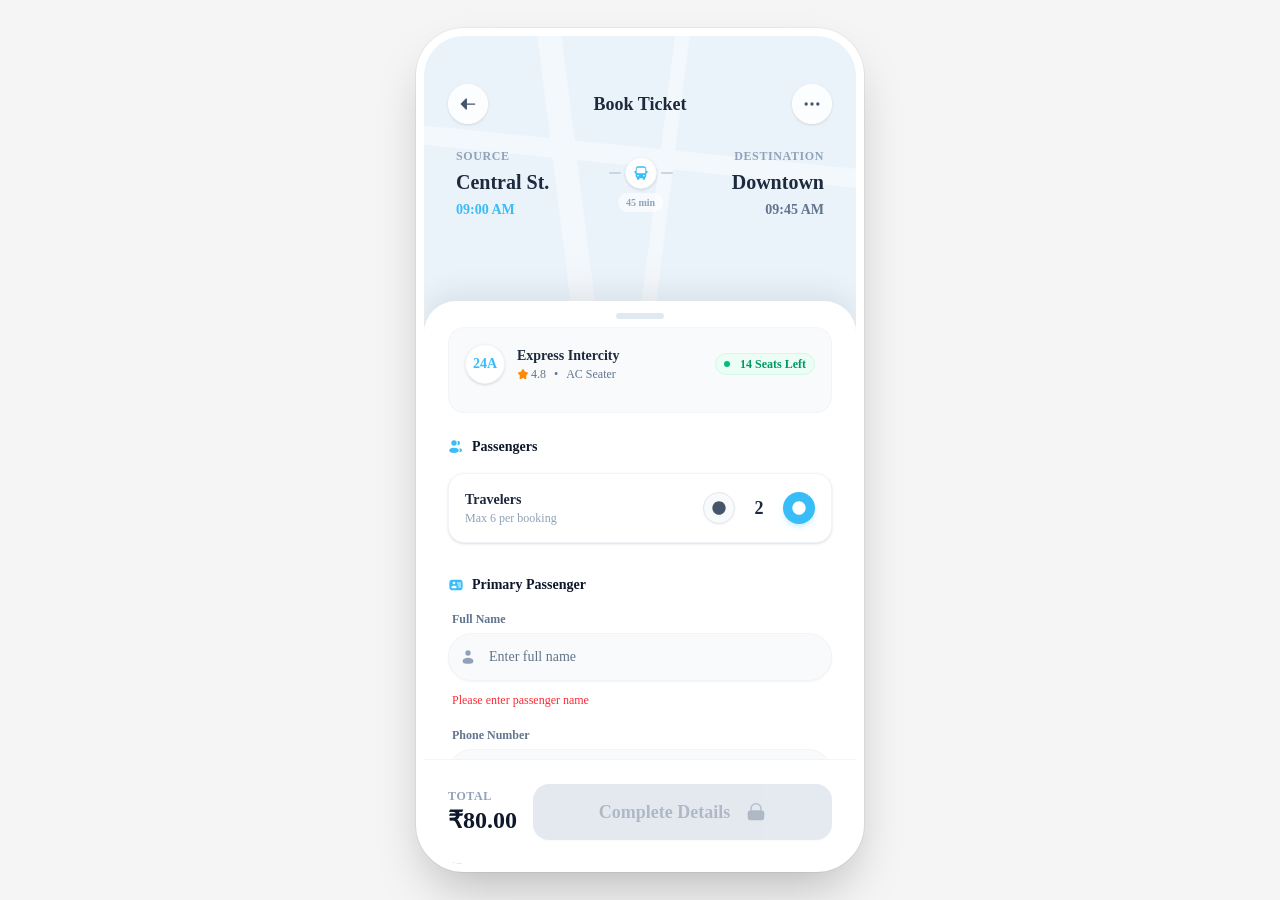
<file: Live Ticket booking Screen - Related 1 _ Reweb_files/index.html>
<!DOCTYPE html>
<!-- saved from url=(0060)https://reweb.so/renderers/index.html?mode=preview&type=page -->
<html lang="en" class="h-full" style="--card: #FFFFFF; --ring: #38BDF8; --input: #F1F5F9; --muted: #F1F5F9; --accent: #22C55E; --border: #E2E8F0; --radius: 1.25rem; --shadow: 0 1px 3px 0px hsl(0 0% 0% / 0.10), 0 1px 2px -1px hsl(0 0% 0% / 0.10); --chart-1: #38BDF8; --chart-2: #22C55E; --chart-3: #F97316; --chart-4: #E11D48; --chart-5: #A855F7; --popover: #FFFFFF; --primary: #38BDF8; --sidebar: #FFFFFF; --spacing: 0.25rem; --font-mono: JetBrains Mono; --font-sans: Plus Jakarta Sans; --secondary: #F1F5F9; --shadow-lg: 0 1px 3px 0px hsl(0 0% 0% / 0.10), 0 4px 6px -1px hsl(0 0% 0% / 0.10); --shadow-md: 0 1px 3px 0px hsl(0 0% 0% / 0.10), 0 2px 4px -1px hsl(0 0% 0% / 0.10); --shadow-sm: 0 1px 3px 0px hsl(0 0% 0% / 0.10), 0 1px 2px -1px hsl(0 0% 0% / 0.10); --shadow-xl: 0 1px 3px 0px hsl(0 0% 0% / 0.10), 0 8px 10px -1px hsl(0 0% 0% / 0.10); --shadow-xs: 0 1px 3px 0px hsl(0 0% 0% / 0.05); --background: #F8FAFC; --font-serif: Playfair Display; --foreground: #0F172A; --shadow-2xl: 0 1px 3px 0px hsl(0 0% 0% / 0.25); --shadow-2xs: 0 1px 3px 0px hsl(0 0% 0% / 0.05); --destructive: #EF4444; --font-heading: Plus Jakarta Sans; --sidebar-ring: #38BDF8; --sidebar-accent: #F1F5F9; --sidebar-border: #E2E8F0; --card-foreground: #0F172A; --sidebar-primary: #38BDF8; --tracking-normal: 0em; --muted-foreground: #64748B; --accent-foreground: #FFFFFF; --popover-foreground: #0F172A; --primary-foreground: #FFFFFF; --sidebar-foreground: #0F172A; --secondary-foreground: #0F172A; --destructive-foreground: oklch(1.0000 0 0); --sidebar-accent-foreground: #38BDF8; --sidebar-primary-foreground: #FFFFFF;"><head><meta http-equiv="Content-Type" content="text/html; charset=UTF-8">


    
    <meta name="viewport" content="width=device-width, initial-scale=1.0">
    <title>Reweb Renderers</title>
    <style type="text/tailwindcss">
      @theme inline {
        --font-sans: var(--font-sans);
        --font-serif: var(--font-serif);
        --font-mono: var(--font-mono);

        --font-heading: var(--font-heading, var(--font-sans));
      }

      @theme inline {
        --color-background: var(--background);
        --color-foreground: var(--foreground);
        --color-card: var(--card);
        --color-card-foreground: var(--card-foreground);
        --color-popover: var(--popover);
        --color-popover-foreground: var(--popover-foreground);
        --color-primary: var(--primary);
        --color-primary-foreground: var(--primary-foreground);
        --color-secondary: var(--secondary);
        --color-secondary-foreground: var(--secondary-foreground);
        --color-muted: var(--muted);
        --color-muted-foreground: var(--muted-foreground);
        --color-accent: var(--accent);
        --color-accent-foreground: var(--accent-foreground);
        --color-destructive: var(--destructive);

        --color-border: var(--border);
        --color-input: var(--input);
        --color-ring: var(--ring);

        --color-chart-1: var(--chart-1);
        --color-chart-2: var(--chart-2);
        --color-chart-3: var(--chart-3);
        --color-chart-4: var(--chart-4);
        --color-chart-5: var(--chart-5);

        --color-sidebar: var(--sidebar);
        --color-sidebar-foreground: var(--sidebar-foreground);
        --color-sidebar-primary: var(--sidebar-primary);
        --color-sidebar-primary-foreground: var(--sidebar-primary-foreground);
        --color-sidebar-accent: var(--sidebar-accent);
        --color-sidebar-accent-foreground: var(--sidebar-accent-foreground);
        --color-sidebar-border: var(--sidebar-border);
        --color-sidebar-ring: var(--sidebar-ring);

        --radius-sm: calc(var(--radius) - 4px);
        --radius-md: calc(var(--radius) - 2px);
        --radius-lg: var(--radius);
        --radius-xl: calc(var(--radius) + 4px);

        --tracking-tighter: calc(var(--tracking-normal) - 0.05em);
        --tracking-tight: calc(var(--tracking-normal) - 0.025em);
        --tracking-wide: calc(var(--tracking-normal) + 0.025em);
        --tracking-wider: calc(var(--tracking-normal) + 0.05em);
        --tracking-widest: calc(var(--tracking-normal) + 0.1em);
        --tracking-normal: var(--tracking-normal);
      }

      @layer base {
        * {
          @apply border-border outline-ring/50;
        }
        body {
          @apply bg-background text-foreground font-sans;
          letter-spacing: var(--tracking-normal);
        }
        html, 
        body {
          overflow: overlay;
        }
      }

      @layer base {
        button,
        [role="button"] {
          cursor: pointer;
        }
        button:disabled,
        [role="button"]:disabled {
          cursor: default;
        }
      }

      @layer base {
        ::-webkit-scrollbar {
          width: 5px;
        }
        ::-webkit-scrollbar-track {
          background: transparent;
        }
        ::-webkit-scrollbar-thumb {
          background: var(--border);
          border-radius: 5px;
        }
        * {
          scrollbar-width: thin;
          scrollbar-color: var(--border) transparent;
        }
      }

      @utility container {
        @apply mx-auto px-4 max-w-6xl;
      }

      @theme inline {
        --animation-delay-0: 0s;
        --animation-delay-75: 75ms;
        --animation-delay-100: 0.1s;
        --animation-delay-150: 0.15s;
        --animation-delay-200: 0.2s;
        --animation-delay-300: 0.3s;
        --animation-delay-500: 0.5s;
        --animation-delay-700: 0.7s;
        --animation-delay-1000: 1s;

        --animation-repeat-0: 0;
        --animation-repeat-1: 1;
        --animation-repeat-infinite: infinite;

        --animation-direction-normal: normal;
        --animation-direction-reverse: reverse;
        --animation-direction-alternate: alternate;
        --animation-direction-alternate-reverse: alternate-reverse;

        --animation-fill-mode-none: none;
        --animation-fill-mode-forwards: forwards;
        --animation-fill-mode-backwards: backwards;
        --animation-fill-mode-both: both;

        --animate-in: var(--tw-duration, 150ms) var(--tw-ease, ease) enter;
        --animate-out: var(--tw-duration, 150ms) var(--tw-ease, ease) exit;

        --percentage-0: 0;
        --percentage-5: 0.05;
        --percentage-10: 0.1;
        --percentage-15: 0.15;
        --percentage-20: 0.2;
        --percentage-25: 0.25;
        --percentage-30: 0.3;
        --percentage-35: 0.35;
        --percentage-40: 0.4;
        --percentage-45: 0.45;
        --percentage-50: 0.5;
        --percentage-55: 0.55;
        --percentage-60: 0.6;
        --percentage-65: 0.65;
        --percentage-70: 0.7;
        --percentage-75: 0.75;
        --percentage-80: 0.8;
        --percentage-85: 0.85;
        --percentage-90: 0.9;
        --percentage-95: 0.95;
        --percentage-100: 1;

        --translate-1/2: 50%;
        --translate-1/3: 33.333333%;
        --translate-2/3: 66.666667%;
        --translate-1/4: 25%;
        --translate-2/4: 50%;
        --translate-3/4: 75%;
        --translate-full: 100%;
        --translate-px: 1px;
        --translate-0: 0px;
        --translate-0.5: 0.125rem;
        --translate-1: 0.25rem;
        --translate-1.5: 0.375rem;
        --translate-2: 0.5rem;
        --translate-2.5: 0.625rem;
        --translate-3: 0.75rem;
        --translate-3.5: 0.875rem;
        --translate-4: 1rem;
        --translate-5: 1.25rem;
        --translate-6: 1.5rem;
        --translate-7: 1.75rem;
        --translate-8: 2rem;
        --translate-9: 2.25rem;
        --translate-10: 2.5rem;
        --translate-11: 2.75rem;
        --translate-12: 3rem;
        --translate-14: 3.5rem;
        --translate-16: 4rem;
        --translate-20: 5rem;
        --translate-24: 6rem;
        --translate-28: 7rem;
        --translate-32: 8rem;
        --translate-36: 9rem;
        --translate-40: 10rem;
        --translate-44: 11rem;
        --translate-48: 12rem;
        --translate-52: 13rem;
        --translate-56: 14rem;
        --translate-60: 15rem;
        --translate-64: 16rem;
        --translate-72: 18rem;
        --translate-80: 20rem;
        --translate-96: 24rem;

        @keyframes enter {
          from {
            opacity: var(--tw-enter-opacity, 1);
            transform: translate3d(
                var(--tw-enter-translate-x, 0),
                var(--tw-enter-translate-y, 0),
                0
              )
              scale3d(
                var(--tw-enter-scale, 1),
                var(--tw-enter-scale, 1),
                var(--tw-enter-scale, 1)
              )
              rotate(var(--tw-enter-rotate, 0));
          }
        }

        @keyframes exit {
          to {
            opacity: var(--tw-exit-opacity, 1);
            transform: translate3d(
                var(--tw-exit-translate-x, 0),
                var(--tw-exit-translate-y, 0),
                0
              )
              scale3d(
                var(--tw-exit-scale, 1),
                var(--tw-exit-scale, 1),
                var(--tw-exit-scale, 1)
              )
              rotate(var(--tw-exit-rotate, 0));
          }
        }
      }

      @utility delay-* {
        animation-delay: calc(--value(number) * 1ms);
        animation-delay: --value(--animation-delay- *, [duration], [ *]);
      }

      @utility repeat-* {
        animation-iteration-count: --value(--animation-repeat- *, integer);
      }

      @utility direction-* {
        animation-direction: --value(--animation-direction- *);
      }

      @utility fill-mode-* {
        animation-fill-mode: --value(--animation-fill-mode- *);
      }

      @utility running {
        animation-play-state: running;
      }
      @utility paused {
        animation-play-state: paused;
      }

      @utility fade-in {
        --tw-enter-opacity: 0;
      }
      @utility fade-in-* {
        --tw-enter-opacity: --value(--percentage- *, [ *]);
      }

      @utility fade-out {
        --tw-exit-opacity: 0;
      }
      @utility fade-out-* {
        --tw-exit-opacity: --value(--percentage- *, [ *]);
      }

      @utility zoom-in {
        --tw-enter-scale: 0;
      }
      @utility zoom-in-* {
        --tw-enter-scale: calc(--value([percentage]) / 100%);
        --tw-enter-scale: calc(--value([ratio], [number]));
        --tw-enter-scale: --value(--percentage- *);
      }

      @utility zoom-out {
        --tw-exit-scale: 0;
      }
      @utility zoom-out-* {
        --tw-exit-scale: calc(--value([percentage]) / 100%);
        --tw-exit-scale: calc(--value([ratio], [number]));
        --tw-exit-scale: --value(--percentage- *);
      }

      @utility spin-in {
        --tw-enter-rotate: 30deg;
      }
      @utility spin-in-* {
        --tw-enter-rotate: calc(--value(number) * 1deg);
        --tw-enter-rotate: --value(--rotate- *, [angle]);
      }

      @utility spin-out {
        --tw-exit-rotate: 30deg;
      }
      @utility spin-out-* {
        --tw-exit-rotate: calc(--value(number) * 1deg);
        --tw-exit-rotate: --value(--rotate- *, [angle]);
      }

      @utility slide-in-from-top {
        --tw-enter-translate-y: -100%;
      }
      @utility slide-in-from-top-* {
        --tw-enter-translate-y: calc(--value(integer) * var(--spacing) * -1);
        --tw-enter-translate-y: calc(
          --value(--translate- *, [percentage], ratio, [length]) * -1
        );
      }

      @utility slide-in-from-bottom {
        --tw-enter-translate-y: 100%;
      }
      @utility slide-in-from-bottom-* {
        --tw-enter-translate-y: calc(--value(integer) * var(--spacing));
        --tw-enter-translate-y: --value(
          --translate- *,
          [percentage],
          ratio,
          [length]
        );
      }
      @utility slide-in-from-left {
        --tw-enter-translate-x: -100%;
      }
      @utility slide-in-from-left-* {
        --tw-enter-translate-x: calc(--value(integer) * var(--spacing) * -1);
        --tw-enter-translate-x: calc(
          --value(--translate- *, [percentage], ratio, [length]) * -1
        );
      }
      @utility slide-in-from-right {
        --tw-enter-translate-x: 100%;
      }
      @utility slide-in-from-right-* {
        --tw-enter-translate-x: calc(--value(integer) * var(--spacing));
        --tw-enter-translate-x: --value(
          --translate- *,
          [percentage],
          ratio,
          [length]
        );
      }

      @utility slide-out-to-top {
        --tw-exit-translate-y: -100%;
      }
      @utility slide-out-to-top-* {
        --tw-exit-translate-y: calc(--value(integer) * var(--spacing) * -1);
        --tw-exit-translate-y: calc(
          --value(--translate- *, [percentage], ratio, [length]) * -1
        );
      }
      @utility slide-out-to-bottom {
        --tw-exit-translate-y: 100%;
      }
      @utility slide-out-to-bottom-* {
        --tw-exit-translate-y: calc(--value(integer) * var(--spacing));
        --tw-exit-translate-y: --value(
          --translate- *,
          [percentage],
          ratio,
          [length]
        );
      }
      @utility slide-out-to-left {
        --tw-exit-translate-x: -100%;
      }
      @utility slide-out-to-left-* {
        --tw-exit-translate-x: calc(--value(integer) * var(--spacing) * -1);
        --tw-exit-translate-x: calc(
          --value(--translate- *, [percentage], ratio, [length]) * -1
        );
      }
      @utility slide-out-to-right {
        --tw-exit-translate-x: 100%;
      }
      @utility slide-out-to-right-* {
        --tw-exit-translate-x: calc(--value(integer) * var(--spacing));
        --tw-exit-translate-x: --value(
          --translate- *,
          [percentage],
          ratio,
          [length]
        );
      }
    </style>
    <script type="importmap">{
  "imports": {
    "react": "https://esm.sh/react@19.1.1",
    "react/": "https://esm.sh/react@19.1.1/",
    "react-dom": "https://esm.sh/react-dom@19.1.1",
    "react-dom/": "https://esm.sh/react-dom@19.1.1/"
  }
}</script>
    <script type="module" crossorigin="" src="./index-CGtewkeV.js.download"></script>
  <style>/*! tailwindcss v4.1.14 | MIT License | https://tailwindcss.com */
@layer properties;
@layer theme, base, components, utilities;
@layer theme {
  :root, :host {
    --font-sans: var(--font-sans);
    --font-serif: var(--font-serif);
    --font-mono: var(--font-mono);
    --color-red-500: oklch(63.7% 0.237 25.331);
    --color-orange-400: oklch(75% 0.183 55.934);
    --color-emerald-50: oklch(97.9% 0.021 166.113);
    --color-emerald-100: oklch(95% 0.052 163.051);
    --color-emerald-500: oklch(69.6% 0.17 162.48);
    --color-emerald-600: oklch(59.6% 0.145 163.225);
    --color-blue-50: oklch(97% 0.014 254.604);
    --color-blue-100: oklch(93.2% 0.032 255.585);
    --color-blue-500: oklch(62.3% 0.214 259.815);
    --color-blue-700: oklch(48.8% 0.243 264.376);
    --color-slate-50: oklch(98.4% 0.003 247.858);
    --color-slate-100: oklch(96.8% 0.007 247.896);
    --color-slate-200: oklch(92.9% 0.013 255.508);
    --color-slate-300: oklch(86.9% 0.022 252.894);
    --color-slate-400: oklch(70.4% 0.04 256.788);
    --color-slate-500: oklch(55.4% 0.046 257.417);
    --color-slate-600: oklch(44.6% 0.043 257.281);
    --color-slate-800: oklch(27.9% 0.041 260.031);
    --color-slate-900: oklch(20.8% 0.042 265.755);
    --color-neutral-100: oklch(97% 0 0);
    --color-white: #fff;
    --spacing: 0.25rem;
    --container-md: 28rem;
    --text-xs: 0.75rem;
    --text-xs--line-height: calc(1 / 0.75);
    --text-sm: 0.875rem;
    --text-sm--line-height: calc(1.25 / 0.875);
    --text-base: 1rem;
    --text-base--line-height: calc(1.5 / 1);
    --text-lg: 1.125rem;
    --text-lg--line-height: calc(1.75 / 1.125);
    --text-xl: 1.25rem;
    --text-xl--line-height: calc(1.75 / 1.25);
    --text-2xl: 1.5rem;
    --text-2xl--line-height: calc(2 / 1.5);
    --font-weight-medium: 500;
    --font-weight-semibold: 600;
    --font-weight-bold: 700;
    --font-weight-black: 900;
    --tracking-normal: var(--tracking-normal);
    --leading-relaxed: 1.625;
    --radius-2xl: 1rem;
    --animate-pulse: pulse 2s cubic-bezier(0.4, 0, 0.6, 1) infinite;
    --blur-md: 12px;
    --default-transition-duration: 150ms;
    --default-transition-timing-function: cubic-bezier(0.4, 0, 0.2, 1);
    --default-font-family: var(--font-sans);
    --default-mono-font-family: var(--font-mono);
    --font-heading: var(--font-heading, var(--font-sans));
  }
}
@layer base {
  *, ::after, ::before, ::backdrop, ::file-selector-button {
    box-sizing: border-box;
    margin: 0;
    padding: 0;
    border: 0 solid;
  }
  html, :host {
    line-height: 1.5;
    -webkit-text-size-adjust: 100%;
    tab-size: 4;
    font-family: var(--default-font-family, ui-sans-serif, system-ui, sans-serif, 'Apple Color Emoji', 'Segoe UI Emoji', 'Segoe UI Symbol', 'Noto Color Emoji');
    font-feature-settings: var(--default-font-feature-settings, normal);
    font-variation-settings: var(--default-font-variation-settings, normal);
    -webkit-tap-highlight-color: transparent;
  }
  hr {
    height: 0;
    color: inherit;
    border-top-width: 1px;
  }
  abbr:where([title]) {
    -webkit-text-decoration: underline dotted;
    text-decoration: underline dotted;
  }
  h1, h2, h3, h4, h5, h6 {
    font-size: inherit;
    font-weight: inherit;
  }
  a {
    color: inherit;
    -webkit-text-decoration: inherit;
    text-decoration: inherit;
  }
  b, strong {
    font-weight: bolder;
  }
  code, kbd, samp, pre {
    font-family: var(--default-mono-font-family, ui-monospace, SFMono-Regular, Menlo, Monaco, Consolas, 'Liberation Mono', 'Courier New', monospace);
    font-feature-settings: var(--default-mono-font-feature-settings, normal);
    font-variation-settings: var(--default-mono-font-variation-settings, normal);
    font-size: 1em;
  }
  small {
    font-size: 80%;
  }
  sub, sup {
    font-size: 75%;
    line-height: 0;
    position: relative;
    vertical-align: baseline;
  }
  sub {
    bottom: -0.25em;
  }
  sup {
    top: -0.5em;
  }
  table {
    text-indent: 0;
    border-color: inherit;
    border-collapse: collapse;
  }
  :-moz-focusring {
    outline: auto;
  }
  progress {
    vertical-align: baseline;
  }
  summary {
    display: list-item;
  }
  ol, ul, menu {
    list-style: none;
  }
  img, svg, video, canvas, audio, iframe, embed, object {
    display: block;
    vertical-align: middle;
  }
  img, video {
    max-width: 100%;
    height: auto;
  }
  button, input, select, optgroup, textarea, ::file-selector-button {
    font: inherit;
    font-feature-settings: inherit;
    font-variation-settings: inherit;
    letter-spacing: inherit;
    color: inherit;
    border-radius: 0;
    background-color: transparent;
    opacity: 1;
  }
  :where(select:is([multiple], [size])) optgroup {
    font-weight: bolder;
  }
  :where(select:is([multiple], [size])) optgroup option {
    padding-inline-start: 20px;
  }
  ::file-selector-button {
    margin-inline-end: 4px;
  }
  ::placeholder {
    opacity: 1;
  }
  @supports (not (-webkit-appearance: -apple-pay-button))  or (contain-intrinsic-size: 1px) {
    ::placeholder {
      color: currentcolor;
      @supports (color: color-mix(in lab, red, red)) {
        color: color-mix(in oklab, currentcolor 50%, transparent);
      }
    }
  }
  textarea {
    resize: vertical;
  }
  ::-webkit-search-decoration {
    -webkit-appearance: none;
  }
  ::-webkit-date-and-time-value {
    min-height: 1lh;
    text-align: inherit;
  }
  ::-webkit-datetime-edit {
    display: inline-flex;
  }
  ::-webkit-datetime-edit-fields-wrapper {
    padding: 0;
  }
  ::-webkit-datetime-edit, ::-webkit-datetime-edit-year-field, ::-webkit-datetime-edit-month-field, ::-webkit-datetime-edit-day-field, ::-webkit-datetime-edit-hour-field, ::-webkit-datetime-edit-minute-field, ::-webkit-datetime-edit-second-field, ::-webkit-datetime-edit-millisecond-field, ::-webkit-datetime-edit-meridiem-field {
    padding-block: 0;
  }
  ::-webkit-calendar-picker-indicator {
    line-height: 1;
  }
  :-moz-ui-invalid {
    box-shadow: none;
  }
  button, input:where([type='button'], [type='reset'], [type='submit']), ::file-selector-button {
    appearance: button;
  }
  ::-webkit-inner-spin-button, ::-webkit-outer-spin-button {
    height: auto;
  }
  [hidden]:where(:not([hidden='until-found'])) {
    display: none !important;
  }
}
@layer utilities {
  .absolute {
    position: absolute;
  }
  .relative {
    position: relative;
  }
  .inset-0 {
    inset: calc(var(--spacing) * 0);
  }
  .top-0 {
    top: calc(var(--spacing) * 0);
  }
  .top-1\/2 {
    top: calc(1/2 * 100%);
  }
  .top-28 {
    top: calc(var(--spacing) * 28);
  }
  .top-\[32\%\] {
    top: 32%;
  }
  .right-0 {
    right: calc(var(--spacing) * 0);
  }
  .bottom-0 {
    bottom: calc(var(--spacing) * 0);
  }
  .left-0 {
    left: calc(var(--spacing) * 0);
  }
  .left-3 {
    left: calc(var(--spacing) * 3);
  }
  .z-10 {
    z-index: 10;
  }
  .z-20 {
    z-index: 20;
  }
  .my-2 {
    margin-block: calc(var(--spacing) * 2);
  }
  .mt-1 {
    margin-top: calc(var(--spacing) * 1);
  }
  .mr-1\.5 {
    margin-right: calc(var(--spacing) * 1.5);
  }
  .mb-1 {
    margin-bottom: calc(var(--spacing) * 1);
  }
  .mb-3 {
    margin-bottom: calc(var(--spacing) * 3);
  }
  .mb-4 {
    margin-bottom: calc(var(--spacing) * 4);
  }
  .mb-6 {
    margin-bottom: calc(var(--spacing) * 6);
  }
  .mb-8 {
    margin-bottom: calc(var(--spacing) * 8);
  }
  .ml-1 {
    margin-left: calc(var(--spacing) * 1);
  }
  .ml-2 {
    margin-left: calc(var(--spacing) * 2);
  }
  .flex {
    display: flex;
  }
  .inline-flex {
    display: inline-flex;
  }
  .size-1\.5 {
    width: calc(var(--spacing) * 1.5);
    height: calc(var(--spacing) * 1.5);
  }
  .size-3 {
    width: calc(var(--spacing) * 3);
    height: calc(var(--spacing) * 3);
  }
  .size-4 {
    width: calc(var(--spacing) * 4);
    height: calc(var(--spacing) * 4);
  }
  .size-5 {
    width: calc(var(--spacing) * 5);
    height: calc(var(--spacing) * 5);
  }
  .size-8 {
    width: calc(var(--spacing) * 8);
    height: calc(var(--spacing) * 8);
  }
  .size-10 {
    width: calc(var(--spacing) * 10);
    height: calc(var(--spacing) * 10);
  }
  .h-1\.5 {
    height: calc(var(--spacing) * 1.5);
  }
  .h-12 {
    height: calc(var(--spacing) * 12);
  }
  .h-14 {
    height: calc(var(--spacing) * 14);
  }
  .h-\[2px\] {
    height: 2px;
  }
  .h-\[35\%\] {
    height: 35%;
  }
  .h-\[844px\] {
    height: 844px;
  }
  .h-full {
    height: 100%;
  }
  .min-h-screen {
    min-height: 100vh;
  }
  .w-3 {
    width: calc(var(--spacing) * 3);
  }
  .w-4 {
    width: calc(var(--spacing) * 4);
  }
  .w-12 {
    width: calc(var(--spacing) * 12);
  }
  .w-fit {
    width: fit-content;
  }
  .w-full {
    width: 100%;
  }
  .max-w-md {
    max-width: var(--container-md);
  }
  .min-w-0 {
    min-width: calc(var(--spacing) * 0);
  }
  .flex-1 {
    flex: 1;
  }
  .shrink-0 {
    flex-shrink: 0;
  }
  .-translate-y-1\/2 {
    --tw-translate-y: calc(50% * -1);
    translate: var(--tw-translate-x) var(--tw-translate-y);
  }
  .animate-in {
    animation: var(--tw-duration, 150ms) var(--tw-ease, ease) enter;
  }
  .animate-pulse {
    animation: var(--animate-pulse);
  }
  .cursor-not-allowed {
    cursor: not-allowed;
  }
  .flex-col {
    flex-direction: column;
  }
  .items-center {
    align-items: center;
  }
  .items-end {
    align-items: flex-end;
  }
  .justify-between {
    justify-content: space-between;
  }
  .justify-center {
    justify-content: center;
  }
  .gap-0\.5 {
    gap: calc(var(--spacing) * 0.5);
  }
  .gap-1 {
    gap: calc(var(--spacing) * 1);
  }
  .gap-2 {
    gap: calc(var(--spacing) * 2);
  }
  .gap-3 {
    gap: calc(var(--spacing) * 3);
  }
  .gap-4 {
    gap: calc(var(--spacing) * 4);
  }
  .space-y-1\.5 {
    :where(& > :not(:last-child)) {
      --tw-space-y-reverse: 0;
      margin-block-start: calc(calc(var(--spacing) * 1.5) * var(--tw-space-y-reverse));
      margin-block-end: calc(calc(var(--spacing) * 1.5) * calc(1 - var(--tw-space-y-reverse)));
    }
  }
  .space-y-3 {
    :where(& > :not(:last-child)) {
      --tw-space-y-reverse: 0;
      margin-block-start: calc(calc(var(--spacing) * 3) * var(--tw-space-y-reverse));
      margin-block-end: calc(calc(var(--spacing) * 3) * calc(1 - var(--tw-space-y-reverse)));
    }
  }
  .space-y-4 {
    :where(& > :not(:last-child)) {
      --tw-space-y-reverse: 0;
      margin-block-start: calc(calc(var(--spacing) * 4) * var(--tw-space-y-reverse));
      margin-block-end: calc(calc(var(--spacing) * 4) * calc(1 - var(--tw-space-y-reverse)));
    }
  }
  .overflow-hidden {
    overflow: hidden;
  }
  .overflow-y-auto {
    overflow-y: auto;
  }
  .rounded-2xl {
    border-radius: var(--radius-2xl);
  }
  .rounded-\[3rem\] {
    border-radius: 3rem;
  }
  .rounded-full {
    border-radius: calc(infinity * 1px);
  }
  .rounded-md {
    border-radius: calc(var(--radius) - 2px);
  }
  .rounded-xl {
    border-radius: calc(var(--radius) + 4px);
  }
  .rounded-t-\[32px\] {
    border-top-left-radius: 32px;
    border-top-right-radius: 32px;
  }
  .border {
    border-style: var(--tw-border-style);
    border-width: 1px;
  }
  .border-\[8px\] {
    border-style: var(--tw-border-style);
    border-width: 8px;
  }
  .border-t {
    border-top-style: var(--tw-border-style);
    border-top-width: 1px;
  }
  .border-dashed {
    --tw-border-style: dashed;
    border-style: dashed;
  }
  .border-blue-100 {
    border-color: var(--color-blue-100);
  }
  .border-emerald-100 {
    border-color: var(--color-emerald-100);
  }
  .border-slate-100 {
    border-color: var(--color-slate-100);
  }
  .border-slate-200 {
    border-color: var(--color-slate-200);
  }
  .border-white {
    border-color: var(--color-white);
  }
  .bg-\[\#EBF3FA\] {
    background-color: #EBF3FA;
  }
  .bg-background {
    background-color: var(--background);
  }
  .bg-blue-50 {
    background-color: var(--color-blue-50);
  }
  .bg-emerald-50 {
    background-color: var(--color-emerald-50);
  }
  .bg-emerald-500 {
    background-color: var(--color-emerald-500);
  }
  .bg-neutral-100 {
    background-color: var(--color-neutral-100);
  }
  .bg-primary {
    background-color: var(--primary);
  }
  .bg-slate-50 {
    background-color: var(--color-slate-50);
  }
  .bg-slate-200 {
    background-color: var(--color-slate-200);
  }
  .bg-slate-300 {
    background-color: var(--color-slate-300);
  }
  .bg-white {
    background-color: var(--color-white);
  }
  .bg-white\/60 {
    background-color: color-mix(in srgb, #fff 60%, transparent);
    @supports (color: color-mix(in lab, red, red)) {
      background-color: color-mix(in oklab, var(--color-white) 60%, transparent);
    }
  }
  .bg-white\/80 {
    background-color: color-mix(in srgb, #fff 80%, transparent);
    @supports (color: color-mix(in lab, red, red)) {
      background-color: color-mix(in oklab, var(--color-white) 80%, transparent);
    }
  }
  .p-3 {
    padding: calc(var(--spacing) * 3);
  }
  .p-4 {
    padding: calc(var(--spacing) * 4);
  }
  .p-5 {
    padding: calc(var(--spacing) * 5);
  }
  .p-6 {
    padding: calc(var(--spacing) * 6);
  }
  .px-2 {
    padding-inline: calc(var(--spacing) * 2);
  }
  .px-3 {
    padding-inline: calc(var(--spacing) * 3);
  }
  .px-4 {
    padding-inline: calc(var(--spacing) * 4);
  }
  .px-6 {
    padding-inline: calc(var(--spacing) * 6);
  }
  .px-8 {
    padding-inline: calc(var(--spacing) * 8);
  }
  .py-0\.5 {
    padding-block: calc(var(--spacing) * 0.5);
  }
  .py-1 {
    padding-block: calc(var(--spacing) * 1);
  }
  .py-2 {
    padding-block: calc(var(--spacing) * 2);
  }
  .pt-3 {
    padding-top: calc(var(--spacing) * 3);
  }
  .pt-12 {
    padding-top: calc(var(--spacing) * 12);
  }
  .pb-2 {
    padding-bottom: calc(var(--spacing) * 2);
  }
  .pb-24 {
    padding-bottom: calc(var(--spacing) * 24);
  }
  .pl-10 {
    padding-left: calc(var(--spacing) * 10);
  }
  .text-center {
    text-align: center;
  }
  .font-heading {
    font-family: var(--font-heading, var(--font-sans));
  }
  .font-sans {
    font-family: var(--font-sans);
  }
  .text-2xl {
    font-size: var(--text-2xl);
    line-height: var(--tw-leading, var(--text-2xl--line-height));
  }
  .text-base {
    font-size: var(--text-base);
    line-height: var(--tw-leading, var(--text-base--line-height));
  }
  .text-lg {
    font-size: var(--text-lg);
    line-height: var(--tw-leading, var(--text-lg--line-height));
  }
  .text-sm {
    font-size: var(--text-sm);
    line-height: var(--tw-leading, var(--text-sm--line-height));
  }
  .text-xl {
    font-size: var(--text-xl);
    line-height: var(--tw-leading, var(--text-xl--line-height));
  }
  .text-xs {
    font-size: var(--text-xs);
    line-height: var(--tw-leading, var(--text-xs--line-height));
  }
  .text-\[10px\] {
    font-size: 10px;
  }
  .leading-relaxed {
    --tw-leading: var(--leading-relaxed);
    line-height: var(--leading-relaxed);
  }
  .font-black {
    --tw-font-weight: var(--font-weight-black);
    font-weight: var(--font-weight-black);
  }
  .font-bold {
    --tw-font-weight: var(--font-weight-bold);
    font-weight: var(--font-weight-bold);
  }
  .font-medium {
    --tw-font-weight: var(--font-weight-medium);
    font-weight: var(--font-weight-medium);
  }
  .font-semibold {
    --tw-font-weight: var(--font-weight-semibold);
    font-weight: var(--font-weight-semibold);
  }
  .tracking-wider {
    --tw-tracking: calc(var(--tracking-normal) + 0.05em);
    letter-spacing: calc(var(--tracking-normal) + 0.05em);
  }
  .whitespace-nowrap {
    white-space: nowrap;
  }
  .text-blue-500 {
    color: var(--color-blue-500);
  }
  .text-blue-700 {
    color: var(--color-blue-700);
  }
  .text-emerald-600 {
    color: var(--color-emerald-600);
  }
  .text-orange-400 {
    color: var(--color-orange-400);
  }
  .text-primary {
    color: var(--primary);
  }
  .text-primary-foreground {
    color: var(--primary-foreground);
  }
  .text-red-500 {
    color: var(--color-red-500);
  }
  .text-slate-400 {
    color: var(--color-slate-400);
  }
  .text-slate-500 {
    color: var(--color-slate-500);
  }
  .text-slate-600 {
    color: var(--color-slate-600);
  }
  .text-slate-800 {
    color: var(--color-slate-800);
  }
  .text-slate-900 {
    color: var(--color-slate-900);
  }
  .uppercase {
    text-transform: uppercase;
  }
  .opacity-40 {
    opacity: 40%;
  }
  .shadow-2xl {
    --tw-shadow: 0 25px 50px -12px var(--tw-shadow-color, rgb(0 0 0 / 0.25));
    box-shadow: var(--tw-inset-shadow), var(--tw-inset-ring-shadow), var(--tw-ring-offset-shadow), var(--tw-ring-shadow), var(--tw-shadow);
  }
  .shadow-\[0_-8px_30px_rgba\(0\,0\,0\,0\.08\)\] {
    --tw-shadow: 0 -8px 30px var(--tw-shadow-color, rgba(0,0,0,0.08));
    box-shadow: var(--tw-inset-shadow), var(--tw-inset-ring-shadow), var(--tw-ring-offset-shadow), var(--tw-ring-shadow), var(--tw-shadow);
  }
  .shadow-md {
    --tw-shadow: 0 4px 6px -1px var(--tw-shadow-color, rgb(0 0 0 / 0.1)), 0 2px 4px -2px var(--tw-shadow-color, rgb(0 0 0 / 0.1));
    box-shadow: var(--tw-inset-shadow), var(--tw-inset-ring-shadow), var(--tw-ring-offset-shadow), var(--tw-ring-shadow), var(--tw-shadow);
  }
  .shadow-sm {
    --tw-shadow: 0 1px 3px 0 var(--tw-shadow-color, rgb(0 0 0 / 0.1)), 0 1px 2px -1px var(--tw-shadow-color, rgb(0 0 0 / 0.1));
    box-shadow: var(--tw-inset-shadow), var(--tw-inset-ring-shadow), var(--tw-ring-offset-shadow), var(--tw-ring-shadow), var(--tw-shadow);
  }
  .shadow-xs {
    --tw-shadow: 0 1px 2px 0 var(--tw-shadow-color, rgb(0 0 0 / 0.05));
    box-shadow: var(--tw-inset-shadow), var(--tw-inset-ring-shadow), var(--tw-ring-offset-shadow), var(--tw-ring-shadow), var(--tw-shadow);
  }
  .ring-1 {
    --tw-ring-shadow: var(--tw-ring-inset,) 0 0 0 calc(1px + var(--tw-ring-offset-width)) var(--tw-ring-color, currentcolor);
    box-shadow: var(--tw-inset-shadow), var(--tw-inset-ring-shadow), var(--tw-ring-offset-shadow), var(--tw-ring-shadow), var(--tw-shadow);
  }
  .shadow-primary\/20 {
    --tw-shadow-color: var(--primary);
    @supports (color: color-mix(in lab, red, red)) {
      --tw-shadow-color: color-mix(in oklab, color-mix(in oklab, var(--primary) 20%, transparent) var(--tw-shadow-alpha), transparent);
    }
  }
  .ring-slate-900\/5 {
    --tw-ring-color: color-mix(in srgb, oklch(20.8% 0.042 265.755) 5%, transparent);
    @supports (color: color-mix(in lab, red, red)) {
      --tw-ring-color: color-mix(in oklab, var(--color-slate-900) 5%, transparent);
    }
  }
  .backdrop-blur-md {
    --tw-backdrop-blur: blur(var(--blur-md));
    -webkit-backdrop-filter: var(--tw-backdrop-blur,) var(--tw-backdrop-brightness,) var(--tw-backdrop-contrast,) var(--tw-backdrop-grayscale,) var(--tw-backdrop-hue-rotate,) var(--tw-backdrop-invert,) var(--tw-backdrop-opacity,) var(--tw-backdrop-saturate,) var(--tw-backdrop-sepia,);
    backdrop-filter: var(--tw-backdrop-blur,) var(--tw-backdrop-brightness,) var(--tw-backdrop-contrast,) var(--tw-backdrop-grayscale,) var(--tw-backdrop-hue-rotate,) var(--tw-backdrop-invert,) var(--tw-backdrop-opacity,) var(--tw-backdrop-saturate,) var(--tw-backdrop-sepia,);
  }
  .transition-\[color\,box-shadow\] {
    transition-property: color,box-shadow;
    transition-timing-function: var(--tw-ease, var(--default-transition-timing-function));
    transition-duration: var(--tw-duration, var(--default-transition-duration));
  }
  .transition-all {
    transition-property: all;
    transition-timing-function: var(--tw-ease, var(--default-transition-timing-function));
    transition-duration: var(--tw-duration, var(--default-transition-duration));
  }
  .transition-colors {
    transition-property: color, background-color, border-color, outline-color, text-decoration-color, fill, stroke, --tw-gradient-from, --tw-gradient-via, --tw-gradient-to;
    transition-timing-function: var(--tw-ease, var(--default-transition-timing-function));
    transition-duration: var(--tw-duration, var(--default-transition-duration));
  }
  .duration-500 {
    --tw-duration: 500ms;
    transition-duration: 500ms;
  }
  .outline-none {
    --tw-outline-style: none;
    outline-style: none;
  }
  .select-none {
    -webkit-user-select: none;
    user-select: none;
  }
  .slide-in-from-bottom {
    --tw-enter-translate-y: 100%;
  }
  .group-data-\[disabled\=true\]\:pointer-events-none {
    &:is(:where(.group)[data-disabled="true"] *) {
      pointer-events: none;
    }
  }
  .group-data-\[disabled\=true\]\:opacity-50 {
    &:is(:where(.group)[data-disabled="true"] *) {
      opacity: 50%;
    }
  }
  .peer-disabled\:cursor-not-allowed {
    &:is(:where(.peer):disabled ~ *) {
      cursor: not-allowed;
    }
  }
  .peer-disabled\:opacity-50 {
    &:is(:where(.peer):disabled ~ *) {
      opacity: 50%;
    }
  }
  .selection\:bg-primary {
    & *::selection {
      background-color: var(--primary);
    }
    &::selection {
      background-color: var(--primary);
    }
  }
  .selection\:text-primary-foreground {
    & *::selection {
      color: var(--primary-foreground);
    }
    &::selection {
      color: var(--primary-foreground);
    }
  }
  .file\:inline-flex {
    &::file-selector-button {
      display: inline-flex;
    }
  }
  .file\:h-7 {
    &::file-selector-button {
      height: calc(var(--spacing) * 7);
    }
  }
  .file\:border-0 {
    &::file-selector-button {
      border-style: var(--tw-border-style);
      border-width: 0px;
    }
  }
  .file\:bg-transparent {
    &::file-selector-button {
      background-color: transparent;
    }
  }
  .file\:text-sm {
    &::file-selector-button {
      font-size: var(--text-sm);
      line-height: var(--tw-leading, var(--text-sm--line-height));
    }
  }
  .file\:font-medium {
    &::file-selector-button {
      --tw-font-weight: var(--font-weight-medium);
      font-weight: var(--font-weight-medium);
    }
  }
  .file\:text-foreground {
    &::file-selector-button {
      color: var(--foreground);
    }
  }
  .placeholder\:text-muted-foreground {
    &::placeholder {
      color: var(--muted-foreground);
    }
  }
  .hover\:bg-primary\/90 {
    &:hover {
      @media (hover: hover) {
        background-color: var(--primary);
        @supports (color: color-mix(in lab, red, red)) {
          background-color: color-mix(in oklab, var(--primary) 90%, transparent);
        }
      }
    }
  }
  .hover\:bg-slate-50 {
    &:hover {
      @media (hover: hover) {
        background-color: var(--color-slate-50);
      }
    }
  }
  .hover\:bg-white {
    &:hover {
      @media (hover: hover) {
        background-color: var(--color-white);
      }
    }
  }
  .hover\:text-slate-900 {
    &:hover {
      @media (hover: hover) {
        color: var(--color-slate-900);
      }
    }
  }
  .focus-visible\:border-ring {
    &:focus-visible {
      border-color: var(--ring);
    }
  }
  .focus-visible\:ring-\[3px\] {
    &:focus-visible {
      --tw-ring-shadow: var(--tw-ring-inset,) 0 0 0 calc(3px + var(--tw-ring-offset-width)) var(--tw-ring-color, currentcolor);
      box-shadow: var(--tw-inset-shadow), var(--tw-inset-ring-shadow), var(--tw-ring-offset-shadow), var(--tw-ring-shadow), var(--tw-shadow);
    }
  }
  .focus-visible\:ring-primary {
    &:focus-visible {
      --tw-ring-color: var(--primary);
    }
  }
  .focus-visible\:ring-ring\/50 {
    &:focus-visible {
      --tw-ring-color: var(--ring);
      @supports (color: color-mix(in lab, red, red)) {
        --tw-ring-color: color-mix(in oklab, var(--ring) 50%, transparent);
      }
    }
  }
  .focus-visible\:ring-offset-0 {
    &:focus-visible {
      --tw-ring-offset-width: 0px;
      --tw-ring-offset-shadow: var(--tw-ring-inset,) 0 0 0 var(--tw-ring-offset-width) var(--tw-ring-offset-color);
    }
  }
  .disabled\:pointer-events-none {
    &:disabled {
      pointer-events: none;
    }
  }
  .disabled\:cursor-not-allowed {
    &:disabled {
      cursor: not-allowed;
    }
  }
  .disabled\:opacity-50 {
    &:disabled {
      opacity: 50%;
    }
  }
  .has-\[\>svg\]\:px-3 {
    &:has(>svg) {
      padding-inline: calc(var(--spacing) * 3);
    }
  }
  .aria-invalid\:border-destructive {
    &[aria-invalid="true"] {
      border-color: var(--destructive);
    }
  }
  .aria-invalid\:ring-destructive\/20 {
    &[aria-invalid="true"] {
      --tw-ring-color: var(--destructive);
      @supports (color: color-mix(in lab, red, red)) {
        --tw-ring-color: color-mix(in oklab, var(--destructive) 20%, transparent);
      }
    }
  }
  .md\:text-sm {
    @media (width >= 48rem) {
      font-size: var(--text-sm);
      line-height: var(--tw-leading, var(--text-sm--line-height));
    }
  }
  .dark\:border-input {
    @media (prefers-color-scheme: dark) {
      border-color: var(--input);
    }
  }
  .dark\:bg-input\/30 {
    @media (prefers-color-scheme: dark) {
      background-color: var(--input);
      @supports (color: color-mix(in lab, red, red)) {
        background-color: color-mix(in oklab, var(--input) 30%, transparent);
      }
    }
  }
  .dark\:hover\:bg-input\/50 {
    @media (prefers-color-scheme: dark) {
      &:hover {
        @media (hover: hover) {
          background-color: var(--input);
          @supports (color: color-mix(in lab, red, red)) {
            background-color: color-mix(in oklab, var(--input) 50%, transparent);
          }
        }
      }
    }
  }
  .dark\:aria-invalid\:ring-destructive\/40 {
    @media (prefers-color-scheme: dark) {
      &[aria-invalid="true"] {
        --tw-ring-color: var(--destructive);
        @supports (color: color-mix(in lab, red, red)) {
          --tw-ring-color: color-mix(in oklab, var(--destructive) 40%, transparent);
        }
      }
    }
  }
  .\[\&_svg\]\:pointer-events-none {
    & svg {
      pointer-events: none;
    }
  }
  .\[\&_svg\]\:shrink-0 {
    & svg {
      flex-shrink: 0;
    }
  }
  .\[\&_svg\:not\(\[class\*\=\'size-\'\]\)\]\:size-4 {
    & svg:not([class*='size-']) {
      width: calc(var(--spacing) * 4);
      height: calc(var(--spacing) * 4);
    }
  }
  .\[\&\>svg\]\:pointer-events-none {
    &>svg {
      pointer-events: none;
    }
  }
  .\[\&\>svg\]\:size-3 {
    &>svg {
      width: calc(var(--spacing) * 3);
      height: calc(var(--spacing) * 3);
    }
  }
  .\[a\&\]\:hover\:bg-accent {
    a& {
      &:hover {
        @media (hover: hover) {
          background-color: var(--accent);
        }
      }
    }
  }
  .\[a\&\]\:hover\:text-accent-foreground {
    a& {
      &:hover {
        @media (hover: hover) {
          color: var(--accent-foreground);
        }
      }
    }
  }
}
@layer base {
  * {
    border-color: var(--border);
    outline-color: var(--ring);
    @supports (color: color-mix(in lab, red, red)) {
      outline-color: color-mix(in oklab, var(--ring) 50%, transparent);
    }
  }
  body {
    background-color: var(--background);
    font-family: var(--font-sans);
    color: var(--foreground);
    letter-spacing: var(--tracking-normal);
  }
  html, body {
    overflow: overlay;
  }
}
@layer base {
  button, [role="button"] {
    cursor: pointer;
  }
  button:disabled, [role="button"]:disabled {
    cursor: default;
  }
}
@layer base {
  ::-webkit-scrollbar {
    width: 5px;
  }
  ::-webkit-scrollbar-track {
    background: transparent;
  }
  ::-webkit-scrollbar-thumb {
    background: var(--border);
    border-radius: 5px;
  }
  * {
    scrollbar-width: thin;
    scrollbar-color: var(--border) transparent;
  }
}
@property --tw-translate-x {
  syntax: "*";
  inherits: false;
  initial-value: 0;
}
@property --tw-translate-y {
  syntax: "*";
  inherits: false;
  initial-value: 0;
}
@property --tw-translate-z {
  syntax: "*";
  inherits: false;
  initial-value: 0;
}
@property --tw-space-y-reverse {
  syntax: "*";
  inherits: false;
  initial-value: 0;
}
@property --tw-border-style {
  syntax: "*";
  inherits: false;
  initial-value: solid;
}
@property --tw-leading {
  syntax: "*";
  inherits: false;
}
@property --tw-font-weight {
  syntax: "*";
  inherits: false;
}
@property --tw-tracking {
  syntax: "*";
  inherits: false;
}
@property --tw-shadow {
  syntax: "*";
  inherits: false;
  initial-value: 0 0 #0000;
}
@property --tw-shadow-color {
  syntax: "*";
  inherits: false;
}
@property --tw-shadow-alpha {
  syntax: "<percentage>";
  inherits: false;
  initial-value: 100%;
}
@property --tw-inset-shadow {
  syntax: "*";
  inherits: false;
  initial-value: 0 0 #0000;
}
@property --tw-inset-shadow-color {
  syntax: "*";
  inherits: false;
}
@property --tw-inset-shadow-alpha {
  syntax: "<percentage>";
  inherits: false;
  initial-value: 100%;
}
@property --tw-ring-color {
  syntax: "*";
  inherits: false;
}
@property --tw-ring-shadow {
  syntax: "*";
  inherits: false;
  initial-value: 0 0 #0000;
}
@property --tw-inset-ring-color {
  syntax: "*";
  inherits: false;
}
@property --tw-inset-ring-shadow {
  syntax: "*";
  inherits: false;
  initial-value: 0 0 #0000;
}
@property --tw-ring-inset {
  syntax: "*";
  inherits: false;
}
@property --tw-ring-offset-width {
  syntax: "<length>";
  inherits: false;
  initial-value: 0px;
}
@property --tw-ring-offset-color {
  syntax: "*";
  inherits: false;
  initial-value: #fff;
}
@property --tw-ring-offset-shadow {
  syntax: "*";
  inherits: false;
  initial-value: 0 0 #0000;
}
@property --tw-backdrop-blur {
  syntax: "*";
  inherits: false;
}
@property --tw-backdrop-brightness {
  syntax: "*";
  inherits: false;
}
@property --tw-backdrop-contrast {
  syntax: "*";
  inherits: false;
}
@property --tw-backdrop-grayscale {
  syntax: "*";
  inherits: false;
}
@property --tw-backdrop-hue-rotate {
  syntax: "*";
  inherits: false;
}
@property --tw-backdrop-invert {
  syntax: "*";
  inherits: false;
}
@property --tw-backdrop-opacity {
  syntax: "*";
  inherits: false;
}
@property --tw-backdrop-saturate {
  syntax: "*";
  inherits: false;
}
@property --tw-backdrop-sepia {
  syntax: "*";
  inherits: false;
}
@property --tw-duration {
  syntax: "*";
  inherits: false;
}
@keyframes pulse {
  50% {
    opacity: 0.5;
  }
}
@keyframes enter {
  from {
    opacity: var(--tw-enter-opacity, 1);
    transform: translate3d( var(--tw-enter-translate-x, 0), var(--tw-enter-translate-y, 0), 0 ) scale3d( var(--tw-enter-scale, 1), var(--tw-enter-scale, 1), var(--tw-enter-scale, 1) ) rotate(var(--tw-enter-rotate, 0));
  }
}
@layer properties {
  @supports ((-webkit-hyphens: none) and (not (margin-trim: inline))) or ((-moz-orient: inline) and (not (color:rgb(from red r g b)))) {
    *, ::before, ::after, ::backdrop {
      --tw-translate-x: 0;
      --tw-translate-y: 0;
      --tw-translate-z: 0;
      --tw-space-y-reverse: 0;
      --tw-border-style: solid;
      --tw-leading: initial;
      --tw-font-weight: initial;
      --tw-tracking: initial;
      --tw-shadow: 0 0 #0000;
      --tw-shadow-color: initial;
      --tw-shadow-alpha: 100%;
      --tw-inset-shadow: 0 0 #0000;
      --tw-inset-shadow-color: initial;
      --tw-inset-shadow-alpha: 100%;
      --tw-ring-color: initial;
      --tw-ring-shadow: 0 0 #0000;
      --tw-inset-ring-color: initial;
      --tw-inset-ring-shadow: 0 0 #0000;
      --tw-ring-inset: initial;
      --tw-ring-offset-width: 0px;
      --tw-ring-offset-color: #fff;
      --tw-ring-offset-shadow: 0 0 #0000;
      --tw-backdrop-blur: initial;
      --tw-backdrop-brightness: initial;
      --tw-backdrop-contrast: initial;
      --tw-backdrop-grayscale: initial;
      --tw-backdrop-hue-rotate: initial;
      --tw-backdrop-invert: initial;
      --tw-backdrop-opacity: initial;
      --tw-backdrop-saturate: initial;
      --tw-backdrop-sepia: initial;
      --tw-duration: initial;
    }
  }
}
</style><link rel="modulepreload" as="script" crossorigin="" href="https://reweb.so/renderers/assets/preview-renderer-T5rsj_Do.js"><link rel="modulepreload" as="script" crossorigin="" href="https://reweb.so/renderers/assets/app-DSFGPNGU.js"><link href="./css2" rel="stylesheet"><link href="./css2(1)" rel="stylesheet"><link href="./css2(2)" rel="stylesheet"></head>
  <body class="h-full">
    <div id="root"><div class="w-full min-h-screen bg-neutral-100 flex items-center justify-center font-sans p-4"><div class="w-full max-w-md bg-background h-[844px] relative overflow-hidden rounded-[3rem] shadow-2xl border-[8px] border-white ring-1 ring-slate-900/5 flex flex-col"><div class="absolute top-0 left-0 right-0 h-[35%] bg-[#EBF3FA] overflow-hidden"><svg viewBox="0 0 400 300" class="absolute inset-0 w-full h-full opacity-40"><path d="M-50 100 L450 150" fill="none" stroke="white" stroke-width="20"></path><path d="M100 -50 L150 350" fill="none" stroke="white" stroke-width="25"></path><path d="M250 -50 L200 350" fill="none" stroke="white" stroke-width="15"></path></svg><div class="absolute top-0 left-0 right-0 z-20 px-6 pt-12 flex justify-between items-center"><button class="size-10 bg-white/80 backdrop-blur-md rounded-full flex items-center justify-center shadow-sm border border-white text-slate-600 hover:bg-white transition-colors" type="button"><svg aria-hidden="true" height="1em" role="img" viewBox="0 0 24 24" width="1em" xmlns="http://www.w3.org/2000/svg" xmlns:xlink="http://www.w3.org/1999/xlink" class="size-5"><path fill="currentColor" d="M20 11.25a.75.75 0 0 1 0 1.5h-9.25V18a.75.75 0 0 1-1.28.53l-6-6a.75.75 0 0 1 0-1.06l6-6a.75.75 0 0 1 1.28.53v5.25z"></path></svg></button><h1 class="text-lg font-bold text-slate-800 font-heading">Book Ticket</h1><button class="size-10 bg-white/80 backdrop-blur-md rounded-full flex items-center justify-center shadow-sm border border-white text-slate-600 hover:bg-white transition-colors" type="button"><svg aria-hidden="true" height="1em" role="img" viewBox="0 0 24 24" width="1em" xmlns="http://www.w3.org/2000/svg" xmlns:xlink="http://www.w3.org/1999/xlink" class="size-5"><path fill="currentColor" d="M7 12a2 2 0 1 1-4 0a2 2 0 0 1 4 0m7 0a2 2 0 1 1-4 0a2 2 0 0 1 4 0m7 0a2 2 0 1 1-4 0a2 2 0 0 1 4 0"></path></svg></button></div><div class="absolute top-28 left-0 right-0 px-8 flex justify-between items-center z-10"><div class="flex flex-col"><span class="text-slate-400 text-xs font-bold uppercase tracking-wider mb-1">Source</span><span class="text-xl font-black text-slate-800">Central St.</span><span class="text-primary font-bold text-sm mt-1">09:00 AM</span></div><div class="flex flex-col items-center px-4"><div class="flex items-center gap-1 mb-1"><div class="h-[2px] w-3 bg-slate-300 rounded-full"></div><div class="size-8 bg-white rounded-full flex items-center justify-center shadow-sm border border-slate-100 text-primary"><svg aria-hidden="true" height="1em" role="img" viewBox="0 0 24 24" width="1em" xmlns="http://www.w3.org/2000/svg" xmlns:xlink="http://www.w3.org/1999/xlink" class="size-4"><path fill="currentColor" fill-rule="evenodd" d="M12 2C8.229 2 6.343 2 5.172 3.172C4.108 4.235 4.01 5.886 4 9H3a1 1 0 0 0-1 1v1a1 1 0 0 0 .4.8L4 13c.01 3.114.108 4.765 1.172 5.828c.242.243.514.435.828.587V21a1 1 0 0 0 1 1h1.5a1 1 0 0 0 1-1v-1.018C10.227 20 11.054 20 12 20s1.773 0 2.5-.018V21a1 1 0 0 0 1 1H17a1 1 0 0 0 1-1v-1.585a3 3 0 0 0 .828-.587C19.892 17.765 19.991 16.114 20 13l1.6-1.2a1 1 0 0 0 .4-.8v-1a1 1 0 0 0-1-1h-1c-.01-3.114-.108-4.765-1.172-5.828C17.657 2 15.771 2 12 2M5.5 9.5c0 1.414 0 2.121.44 2.56c.439.44 1.146.44 2.56.44h7c1.414 0 2.121 0 2.56-.44c.44-.439.44-1.146.44-2.56V7c0-1.414 0-2.121-.44-2.56C17.622 4 16.915 4 15.5 4h-7c-1.414 0-2.121 0-2.56.44C5.5 4.878 5.5 5.585 5.5 7zm.75 6.5a.75.75 0 0 1 .75-.75h1.5a.75.75 0 0 1 0 1.5H7a.75.75 0 0 1-.75-.75m11.5 0a.75.75 0 0 0-.75-.75h-1.5a.75.75 0 0 0 0 1.5H17a.75.75 0 0 0 .75-.75" clip-rule="evenodd"></path></svg></div><div class="h-[2px] w-3 bg-slate-300 rounded-full"></div></div><span class="text-[10px] font-bold text-slate-400 bg-white/60 px-2 py-0.5 rounded-full">45 min</span></div><div class="flex flex-col items-end"><span class="text-slate-400 text-xs font-bold uppercase tracking-wider mb-1">Destination</span><span class="text-xl font-black text-slate-800">Downtown</span><span class="text-slate-500 font-bold text-sm mt-1">09:45 AM</span></div></div></div><div class="absolute top-[32%] bottom-0 left-0 right-0 bg-white rounded-t-[32px] shadow-[0_-8px_30px_rgba(0,0,0,0.08)] flex flex-col animate-in slide-in-from-bottom duration-500"><div class="w-full flex justify-center pt-3 pb-2"><div class="w-12 h-1.5 bg-slate-200 rounded-full"></div></div><div class="flex-1 overflow-y-auto px-6 pb-24"><div class="bg-slate-50 rounded-2xl p-4 border border-slate-100 mb-6"><div class="flex items-center justify-between mb-3"><div class="flex items-center gap-3"><div class="size-10 bg-white rounded-xl flex items-center justify-center shadow-sm border border-slate-100"><span class="text-primary font-black text-sm">24A</span></div><div><h3 class="font-bold text-slate-800 text-sm">Express Intercity</h3><div class="flex items-center gap-2 text-xs text-slate-500"><span class="flex items-center gap-0.5"><svg aria-hidden="true" height="1em" role="img" viewBox="0 0 24 24" width="1em" xmlns="http://www.w3.org/2000/svg" xmlns:xlink="http://www.w3.org/1999/xlink" class="size-3 text-orange-400"><path fill="currentColor" d="M9.153 5.408C10.42 3.136 11.053 2 12 2s1.58 1.136 2.847 3.408l.328.588c.36.646.54.969.82 1.182s.63.292 1.33.45l.636.144c2.46.557 3.689.835 3.982 1.776c.292.94-.546 1.921-2.223 3.882l-.434.507c-.476.557-.715.836-.822 1.18c-.107.345-.071.717.001 1.46l.066.677c.253 2.617.38 3.925-.386 4.506s-1.918.051-4.22-1.009l-.597-.274c-.654-.302-.981-.452-1.328-.452s-.674.15-1.328.452l-.596.274c-2.303 1.06-3.455 1.59-4.22 1.01c-.767-.582-.64-1.89-.387-4.507l.066-.676c.072-.744.108-1.116 0-1.46c-.106-.345-.345-.624-.821-1.18l-.434-.508c-1.677-1.96-2.515-2.941-2.223-3.882S3.58 8.328 6.04 7.772l.636-.144c.699-.158 1.048-.237 1.329-.45s.46-.536.82-1.182z"></path></svg><span> 4.8</span></span><span>•</span><span>AC Seater</span></div></div></div><div class="flex flex-col items-end"><span class="inline-flex w-fit shrink-0 items-center justify-center gap-1 overflow-hidden whitespace-nowrap rounded-md border px-2 py-0.5 text-xs transition-[color,box-shadow] focus-visible:border-ring focus-visible:ring-[3px] focus-visible:ring-ring/50 aria-invalid:border-destructive aria-invalid:ring-destructive/20 dark:aria-invalid:ring-destructive/40 [&amp;&gt;svg]:pointer-events-none [&amp;&gt;svg]:size-3 [a&amp;]:hover:bg-accent [a&amp;]:hover:text-accent-foreground bg-emerald-50 text-emerald-600 border-emerald-100 font-bold" data-slot="badge"><div class="size-1.5 bg-emerald-500 rounded-full mr-1.5 animate-pulse"></div><span>14 Seats Left</span></span></div></div></div><div class="mb-8"><h3 class="text-sm font-bold text-slate-900 mb-4 flex items-center gap-2"><svg aria-hidden="true" height="1em" role="img" viewBox="0 0 24 24" width="1em" xmlns="http://www.w3.org/2000/svg" xmlns:xlink="http://www.w3.org/1999/xlink" class="size-4 text-primary"><circle cx="9.001" cy="6" r="4" fill="currentColor"></circle><ellipse cx="9.001" cy="17.001" fill="currentColor" rx="7" ry="4"></ellipse><path fill="currentColor" d="M21 17c0 1.657-2.036 3-4.521 3c.732-.8 1.236-1.805 1.236-2.998c0-1.195-.505-2.2-1.239-3.001C18.962 14 21 15.344 21 17M18 6a3 3 0 0 1-4.029 2.82A5.7 5.7 0 0 0 14.714 6c0-1.025-.27-1.987-.742-2.819A3 3 0 0 1 18 6.001"></path></svg><span>Passengers</span></h3><div class="flex items-center justify-between bg-white border border-slate-100 rounded-2xl p-4 shadow-sm"><div class="flex flex-col"><span class="text-sm font-bold text-slate-800">Travelers</span><span class="text-xs text-slate-400 font-medium">Max 6 per booking</span></div><div class="flex items-center gap-4"><button class="inline-flex shrink-0 items-center justify-center gap-2 whitespace-nowrap font-medium text-sm outline-none transition-all focus-visible:border-ring focus-visible:ring-[3px] focus-visible:ring-ring/50 disabled:pointer-events-none disabled:opacity-50 aria-invalid:border-destructive aria-invalid:ring-destructive/20 dark:aria-invalid:ring-destructive/40 [&amp;_svg:not([class*=&#39;size-&#39;])]:size-4 [&amp;_svg]:pointer-events-none [&amp;_svg]:shrink-0 border bg-background shadow-xs dark:border-input dark:bg-input/30 dark:hover:bg-input/50 size-8 rounded-full border-slate-200 text-slate-600 hover:bg-slate-50 hover:text-slate-900" data-slot="button" type="button"><svg aria-hidden="true" height="1em" role="img" viewBox="0 0 24 24" width="1em" xmlns="http://www.w3.org/2000/svg" xmlns:xlink="http://www.w3.org/1999/xlink" class="size-4"><path fill="currentColor" d="M12 22q-2.075 0-3.9-.788t-3.175-2.137T2.788 15.9T2 12t.788-3.9t2.137-3.175T8.1 2.788T12 2t3.9.788t3.175 2.137T21.213 8.1T22 12t-.788 3.9t-2.137 3.175t-3.175 2.138T12 22"></path></svg></button><span class="text-lg font-black text-slate-800 w-4 text-center">2</span><button class="inline-flex shrink-0 items-center justify-center gap-2 whitespace-nowrap font-medium text-sm outline-none transition-all focus-visible:border-ring focus-visible:ring-[3px] focus-visible:ring-ring/50 disabled:pointer-events-none disabled:opacity-50 aria-invalid:border-destructive aria-invalid:ring-destructive/20 dark:aria-invalid:ring-destructive/40 [&amp;_svg:not([class*=&#39;size-&#39;])]:size-4 [&amp;_svg]:pointer-events-none [&amp;_svg]:shrink-0 bg-primary text-primary-foreground hover:bg-primary/90 size-8 rounded-full shadow-md shadow-primary/20" data-slot="button" type="button"><svg aria-hidden="true" height="1em" role="img" viewBox="0 0 24 24" width="1em" xmlns="http://www.w3.org/2000/svg" xmlns:xlink="http://www.w3.org/1999/xlink" class="size-4"><path fill="currentColor" d="M12 22q-2.075 0-3.9-.788t-3.175-2.137T2.788 15.9T2 12t.788-3.9t2.137-3.175T8.1 2.788T12 2t3.9.788t3.175 2.137T21.213 8.1T22 12t-.788 3.9t-2.137 3.175t-3.175 2.138T12 22"></path></svg></button></div></div></div><div class="mb-8"><h3 class="text-sm font-bold text-slate-900 mb-4 flex items-center gap-2"><svg aria-hidden="true" height="1em" role="img" viewBox="0 0 24 24" width="1em" xmlns="http://www.w3.org/2000/svg" xmlns:xlink="http://www.w3.org/1999/xlink" class="size-4 text-primary"><path fill="currentColor" fill-rule="evenodd" d="M10 4h4c3.771 0 5.657 0 6.828 1.172S22 8.229 22 12s0 5.657-1.172 6.828S17.771 20 14 20h-4c-3.771 0-5.657 0-6.828-1.172S2 15.771 2 12s0-5.657 1.172-6.828S6.229 4 10 4m3.25 5a.75.75 0 0 1 .75-.75h5a.75.75 0 0 1 0 1.5h-5a.75.75 0 0 1-.75-.75m1 3a.75.75 0 0 1 .75-.75h4a.75.75 0 0 1 0 1.5h-4a.75.75 0 0 1-.75-.75m1 3a.75.75 0 0 1 .75-.75h3a.75.75 0 0 1 0 1.5h-3a.75.75 0 0 1-.75-.75M11 9a2 2 0 1 1-4 0a2 2 0 0 1 4 0m-2 8c4 0 4-.895 4-2s-1.79-2-4-2s-4 .895-4 2s0 2 4 2" clip-rule="evenodd"></path></svg><span>Primary Passenger</span></h3><div class="space-y-4"><div class="space-y-1.5"><label class="flex select-none items-center gap-2 peer-disabled:cursor-not-allowed peer-disabled:opacity-50 group-data-[disabled=true]:pointer-events-none group-data-[disabled=true]:opacity-50 text-xs font-semibold text-slate-500 ml-1" data-slot="label" for="name">Full Name</label><div class="relative"><svg aria-hidden="true" height="1em" role="img" viewBox="0 0 24 24" width="1em" xmlns="http://www.w3.org/2000/svg" xmlns:xlink="http://www.w3.org/1999/xlink" class="absolute left-3 top-1/2 -translate-y-1/2 text-slate-400 size-4"><circle cx="12" cy="6" r="4" fill="currentColor"></circle><path fill="currentColor" d="M20 17.5c0 2.485 0 4.5-8 4.5s-8-2.015-8-4.5S7.582 13 12 13s8 2.015 8 4.5"></path></svg><input class="flex w-full min-w-0 border px-3 py-1 text-base shadow-xs outline-none transition-[color,box-shadow] selection:bg-primary selection:text-primary-foreground file:inline-flex file:h-7 file:border-0 file:bg-transparent file:font-medium file:text-foreground file:text-sm placeholder:text-muted-foreground disabled:pointer-events-none disabled:cursor-not-allowed disabled:opacity-50 md:text-sm dark:bg-input/30 focus-visible:border-ring focus-visible:ring-[3px] aria-invalid:border-destructive aria-invalid:ring-destructive/20 dark:aria-invalid:ring-destructive/40 pl-10 h-12 rounded-xl bg-slate-50 border-slate-100 focus-visible:ring-primary focus-visible:ring-offset-0 font-medium text-slate-800" data-slot="input" id="name" placeholder="Enter full name"></div><span class="text-xs text-red-500 font-medium ml-1 mt-1">Please enter passenger name</span></div><div class="space-y-1.5"><label class="flex select-none items-center gap-2 peer-disabled:cursor-not-allowed peer-disabled:opacity-50 group-data-[disabled=true]:pointer-events-none group-data-[disabled=true]:opacity-50 text-xs font-semibold text-slate-500 ml-1" data-slot="label" for="phone">Phone Number</label><div class="relative"><svg aria-hidden="true" height="1em" role="img" viewBox="0 0 24 24" width="1em" xmlns="http://www.w3.org/2000/svg" xmlns:xlink="http://www.w3.org/1999/xlink" class="absolute left-3 top-1/2 -translate-y-1/2 text-slate-400 size-4"><path fill="currentColor" d="m16.556 12.906l-.455.453s-1.083 1.076-4.038-1.862s-1.872-4.014-1.872-4.014l.286-.286c.707-.702.774-1.83.157-2.654L9.374 2.86C8.61 1.84 7.135 1.705 6.26 2.575l-1.57 1.56c-.433.432-.723.99-.688 1.61c.09 1.587.808 5 4.812 8.982c4.247 4.222 8.232 4.39 9.861 4.238c.516-.048.964-.31 1.325-.67l1.42-1.412c.96-.953.69-2.588-.538-3.255l-1.91-1.039c-.806-.437-1.787-.309-2.417.317"></path></svg><input class="flex w-full min-w-0 border px-3 py-1 text-base shadow-xs outline-none transition-[color,box-shadow] selection:bg-primary selection:text-primary-foreground file:inline-flex file:h-7 file:border-0 file:bg-transparent file:font-medium file:text-foreground file:text-sm placeholder:text-muted-foreground disabled:pointer-events-none disabled:cursor-not-allowed disabled:opacity-50 md:text-sm dark:bg-input/30 focus-visible:border-ring focus-visible:ring-[3px] aria-invalid:border-destructive aria-invalid:ring-destructive/20 dark:aria-invalid:ring-destructive/40 pl-10 h-12 rounded-xl bg-slate-50 border-slate-100 focus-visible:ring-primary focus-visible:ring-offset-0 font-medium text-slate-800" data-slot="input" id="phone" placeholder="+91 XXXXX XXXXX"></div><span class="text-xs text-red-500 font-medium ml-1 mt-1">Please enter valid phone number</span></div></div></div><div class="mb-4"><h3 class="text-sm font-bold text-slate-900 mb-4 flex items-center gap-2"><svg aria-hidden="true" height="1em" role="img" viewBox="0 0 24 24" width="1em" xmlns="http://www.w3.org/2000/svg" xmlns:xlink="http://www.w3.org/1999/xlink" class="size-4 text-primary"><path fill="currentColor" fill-rule="evenodd" d="M7.245 2h9.51c1.159 0 1.738 0 2.206.163a3.05 3.05 0 0 1 1.881 1.936C21 4.581 21 5.177 21 6.37v14.004c0 .858-.985 1.314-1.608.744a.946.946 0 0 0-1.284 0l-.483.442a1.657 1.657 0 0 1-2.25 0a1.657 1.657 0 0 0-2.25 0a1.657 1.657 0 0 1-2.25 0a1.657 1.657 0 0 0-2.25 0a1.657 1.657 0 0 1-2.25 0l-.483-.442a.946.946 0 0 0-1.284 0c-.623.57-1.608.114-1.608-.744V6.37c0-1.193 0-1.79.158-2.27c.3-.913.995-1.629 1.881-1.937C5.507 2 6.086 2 7.245 2M7 6.75a.75.75 0 0 0 0 1.5h.5a.75.75 0 0 0 0-1.5zm3.5 0a.75.75 0 0 0 0 1.5H17a.75.75 0 0 0 0-1.5zM7 10.25a.75.75 0 0 0 0 1.5h.5a.75.75 0 0 0 0-1.5zm3.5 0a.75.75 0 0 0 0 1.5H17a.75.75 0 0 0 0-1.5zM7 13.75a.75.75 0 0 0 0 1.5h.5a.75.75 0 0 0 0-1.5zm3.5 0a.75.75 0 0 0 0 1.5H17a.75.75 0 0 0 0-1.5z" clip-rule="evenodd"></path></svg><span>Fare Details</span></h3><div class="bg-slate-50 rounded-2xl p-5 border border-slate-100 space-y-3"><div class="flex justify-between items-center text-sm"><span class="text-slate-500 font-medium">Base Fare (2x)</span><span class="text-slate-800 font-bold">₹70.00</span></div><div class="flex justify-between items-center text-sm"><span class="text-slate-500 font-medium">Taxes &amp; Fees</span><span class="text-slate-800 font-bold">₹5.00</span></div><div class="flex justify-between items-center text-sm"><span class="text-slate-500 font-medium">Insurance</span><span class="text-slate-800 font-bold">₹5.00</span></div><div class="my-2 border-t border-dashed border-slate-200"></div><div class="flex justify-between items-center"><span class="text-slate-800 font-bold">Total Amount</span><span class="text-xl font-black text-primary">₹80.00</span></div></div></div><div class="flex gap-3 bg-blue-50 p-3 rounded-xl border border-blue-100"><svg aria-hidden="true" height="1em" role="img" viewBox="0 0 24 24" width="1em" xmlns="http://www.w3.org/2000/svg" xmlns:xlink="http://www.w3.org/1999/xlink" class="size-5 text-blue-500 shrink-0"><path fill="currentColor" fill-rule="evenodd" d="M22 12c0 5.523-4.477 10-10 10S2 17.523 2 12S6.477 2 12 2s10 4.477 10 10m-10 5.75a.75.75 0 0 0 .75-.75v-6a.75.75 0 0 0-1.5 0v6c0 .414.336.75.75.75M12 7a1 1 0 1 1 0 2a1 1 0 0 1 0-2" clip-rule="evenodd"></path></svg><p class="text-xs text-blue-700 font-medium leading-relaxed">Cancellation available up to 2 hours before departure. Refund policy applies.</p></div></div><div class="absolute bottom-0 left-0 right-0 p-6 bg-white border-t border-slate-100 flex items-center gap-4 z-20"><div class="flex flex-col"><span class="text-xs font-bold text-slate-400 uppercase tracking-wider">Total</span><span class="text-2xl font-black text-slate-900">₹80.00</span></div><button class="inline-flex items-center justify-center gap-2 whitespace-nowrap outline-none transition-all focus-visible:border-ring focus-visible:ring-[3px] focus-visible:ring-ring/50 disabled:pointer-events-none disabled:opacity-50 aria-invalid:border-destructive aria-invalid:ring-destructive/20 dark:aria-invalid:ring-destructive/40 [&amp;_svg:not([class*=&#39;size-&#39;])]:size-4 [&amp;_svg]:pointer-events-none [&amp;_svg]:shrink-0 shadow-xs hover:bg-primary/90 px-4 py-2 has-[&gt;svg]:px-3 flex-1 h-14 rounded-2xl bg-slate-300 text-slate-500 font-bold text-lg cursor-not-allowed" data-slot="button" disabled="" type="button"><span>Complete Details</span><svg aria-hidden="true" height="1em" role="img" viewBox="0 0 24 24" width="1em" xmlns="http://www.w3.org/2000/svg" xmlns:xlink="http://www.w3.org/1999/xlink" class="ml-2 size-5"><path fill="currentColor" fill-rule="evenodd" d="M5.25 10.055V8a6.75 6.75 0 0 1 13.5 0v2.055c1.115.083 1.84.293 2.371.824C22 11.757 22 13.172 22 16s0 4.243-.879 5.121C20.243 22 18.828 22 16 22H8c-2.828 0-4.243 0-5.121-.879C2 20.243 2 18.828 2 16s0-4.243.879-5.121c.53-.531 1.256-.741 2.371-.824M6.75 8a5.25 5.25 0 0 1 10.5 0v2.004Q16.676 9.999 16 10H8q-.677-.001-1.25.004z" clip-rule="evenodd"></path></svg></button></div></div></div></div></div>
  

</body></html>
</file>
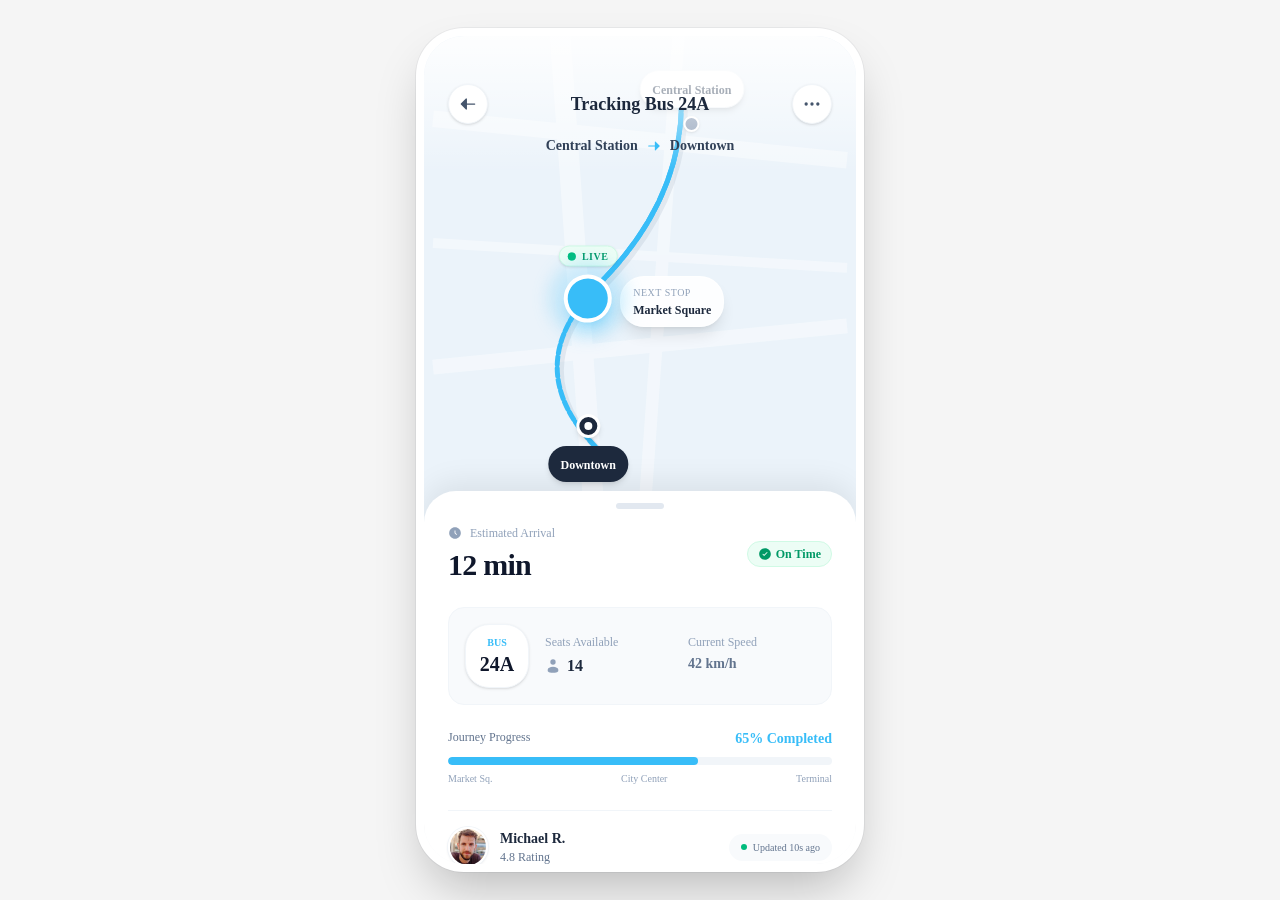
<file: Live Tracking Screen _ Reweb_files/index.html>
<!DOCTYPE html>
<!-- saved from url=(0060)https://reweb.so/renderers/index.html?mode=preview&type=page -->
<html lang="en" class="h-full" style="--card: #FFFFFF; --ring: #38BDF8; --input: #F1F5F9; --muted: #F1F5F9; --accent: #22C55E; --border: #E2E8F0; --radius: 1.25rem; --shadow: 0 1px 3px 0px hsl(0 0% 0% / 0.10), 0 1px 2px -1px hsl(0 0% 0% / 0.10); --chart-1: #38BDF8; --chart-2: #22C55E; --chart-3: #F97316; --chart-4: #E11D48; --chart-5: #A855F7; --popover: #FFFFFF; --primary: #38BDF8; --sidebar: #FFFFFF; --spacing: 0.25rem; --font-mono: JetBrains Mono; --font-sans: Plus Jakarta Sans; --secondary: #F1F5F9; --shadow-lg: 0 1px 3px 0px hsl(0 0% 0% / 0.10), 0 4px 6px -1px hsl(0 0% 0% / 0.10); --shadow-md: 0 1px 3px 0px hsl(0 0% 0% / 0.10), 0 2px 4px -1px hsl(0 0% 0% / 0.10); --shadow-sm: 0 1px 3px 0px hsl(0 0% 0% / 0.10), 0 1px 2px -1px hsl(0 0% 0% / 0.10); --shadow-xl: 0 1px 3px 0px hsl(0 0% 0% / 0.10), 0 8px 10px -1px hsl(0 0% 0% / 0.10); --shadow-xs: 0 1px 3px 0px hsl(0 0% 0% / 0.05); --background: #F8FAFC; --font-serif: Playfair Display; --foreground: #0F172A; --shadow-2xl: 0 1px 3px 0px hsl(0 0% 0% / 0.25); --shadow-2xs: 0 1px 3px 0px hsl(0 0% 0% / 0.05); --destructive: #EF4444; --font-heading: Plus Jakarta Sans; --sidebar-ring: #38BDF8; --sidebar-accent: #F1F5F9; --sidebar-border: #E2E8F0; --card-foreground: #0F172A; --sidebar-primary: #38BDF8; --tracking-normal: 0em; --muted-foreground: #64748B; --accent-foreground: #FFFFFF; --popover-foreground: #0F172A; --primary-foreground: #FFFFFF; --sidebar-foreground: #0F172A; --secondary-foreground: #0F172A; --destructive-foreground: oklch(1.0000 0 0); --sidebar-accent-foreground: #38BDF8; --sidebar-primary-foreground: #FFFFFF;"><head><meta http-equiv="Content-Type" content="text/html; charset=UTF-8">


    
    <meta name="viewport" content="width=device-width, initial-scale=1.0">
    <title>Reweb Renderers</title>
    <style type="text/tailwindcss">
      @theme inline {
        --font-sans: var(--font-sans);
        --font-serif: var(--font-serif);
        --font-mono: var(--font-mono);

        --font-heading: var(--font-heading, var(--font-sans));
      }

      @theme inline {
        --color-background: var(--background);
        --color-foreground: var(--foreground);
        --color-card: var(--card);
        --color-card-foreground: var(--card-foreground);
        --color-popover: var(--popover);
        --color-popover-foreground: var(--popover-foreground);
        --color-primary: var(--primary);
        --color-primary-foreground: var(--primary-foreground);
        --color-secondary: var(--secondary);
        --color-secondary-foreground: var(--secondary-foreground);
        --color-muted: var(--muted);
        --color-muted-foreground: var(--muted-foreground);
        --color-accent: var(--accent);
        --color-accent-foreground: var(--accent-foreground);
        --color-destructive: var(--destructive);

        --color-border: var(--border);
        --color-input: var(--input);
        --color-ring: var(--ring);

        --color-chart-1: var(--chart-1);
        --color-chart-2: var(--chart-2);
        --color-chart-3: var(--chart-3);
        --color-chart-4: var(--chart-4);
        --color-chart-5: var(--chart-5);

        --color-sidebar: var(--sidebar);
        --color-sidebar-foreground: var(--sidebar-foreground);
        --color-sidebar-primary: var(--sidebar-primary);
        --color-sidebar-primary-foreground: var(--sidebar-primary-foreground);
        --color-sidebar-accent: var(--sidebar-accent);
        --color-sidebar-accent-foreground: var(--sidebar-accent-foreground);
        --color-sidebar-border: var(--sidebar-border);
        --color-sidebar-ring: var(--sidebar-ring);

        --radius-sm: calc(var(--radius) - 4px);
        --radius-md: calc(var(--radius) - 2px);
        --radius-lg: var(--radius);
        --radius-xl: calc(var(--radius) + 4px);

        --tracking-tighter: calc(var(--tracking-normal) - 0.05em);
        --tracking-tight: calc(var(--tracking-normal) - 0.025em);
        --tracking-wide: calc(var(--tracking-normal) + 0.025em);
        --tracking-wider: calc(var(--tracking-normal) + 0.05em);
        --tracking-widest: calc(var(--tracking-normal) + 0.1em);
        --tracking-normal: var(--tracking-normal);
      }

      @layer base {
        * {
          @apply border-border outline-ring/50;
        }
        body {
          @apply bg-background text-foreground font-sans;
          letter-spacing: var(--tracking-normal);
        }
        html, 
        body {
          overflow: overlay;
        }
      }

      @layer base {
        button,
        [role="button"] {
          cursor: pointer;
        }
        button:disabled,
        [role="button"]:disabled {
          cursor: default;
        }
      }

      @layer base {
        ::-webkit-scrollbar {
          width: 5px;
        }
        ::-webkit-scrollbar-track {
          background: transparent;
        }
        ::-webkit-scrollbar-thumb {
          background: var(--border);
          border-radius: 5px;
        }
        * {
          scrollbar-width: thin;
          scrollbar-color: var(--border) transparent;
        }
      }

      @utility container {
        @apply mx-auto px-4 max-w-6xl;
      }

      @theme inline {
        --animation-delay-0: 0s;
        --animation-delay-75: 75ms;
        --animation-delay-100: 0.1s;
        --animation-delay-150: 0.15s;
        --animation-delay-200: 0.2s;
        --animation-delay-300: 0.3s;
        --animation-delay-500: 0.5s;
        --animation-delay-700: 0.7s;
        --animation-delay-1000: 1s;

        --animation-repeat-0: 0;
        --animation-repeat-1: 1;
        --animation-repeat-infinite: infinite;

        --animation-direction-normal: normal;
        --animation-direction-reverse: reverse;
        --animation-direction-alternate: alternate;
        --animation-direction-alternate-reverse: alternate-reverse;

        --animation-fill-mode-none: none;
        --animation-fill-mode-forwards: forwards;
        --animation-fill-mode-backwards: backwards;
        --animation-fill-mode-both: both;

        --animate-in: var(--tw-duration, 150ms) var(--tw-ease, ease) enter;
        --animate-out: var(--tw-duration, 150ms) var(--tw-ease, ease) exit;

        --percentage-0: 0;
        --percentage-5: 0.05;
        --percentage-10: 0.1;
        --percentage-15: 0.15;
        --percentage-20: 0.2;
        --percentage-25: 0.25;
        --percentage-30: 0.3;
        --percentage-35: 0.35;
        --percentage-40: 0.4;
        --percentage-45: 0.45;
        --percentage-50: 0.5;
        --percentage-55: 0.55;
        --percentage-60: 0.6;
        --percentage-65: 0.65;
        --percentage-70: 0.7;
        --percentage-75: 0.75;
        --percentage-80: 0.8;
        --percentage-85: 0.85;
        --percentage-90: 0.9;
        --percentage-95: 0.95;
        --percentage-100: 1;

        --translate-1/2: 50%;
        --translate-1/3: 33.333333%;
        --translate-2/3: 66.666667%;
        --translate-1/4: 25%;
        --translate-2/4: 50%;
        --translate-3/4: 75%;
        --translate-full: 100%;
        --translate-px: 1px;
        --translate-0: 0px;
        --translate-0.5: 0.125rem;
        --translate-1: 0.25rem;
        --translate-1.5: 0.375rem;
        --translate-2: 0.5rem;
        --translate-2.5: 0.625rem;
        --translate-3: 0.75rem;
        --translate-3.5: 0.875rem;
        --translate-4: 1rem;
        --translate-5: 1.25rem;
        --translate-6: 1.5rem;
        --translate-7: 1.75rem;
        --translate-8: 2rem;
        --translate-9: 2.25rem;
        --translate-10: 2.5rem;
        --translate-11: 2.75rem;
        --translate-12: 3rem;
        --translate-14: 3.5rem;
        --translate-16: 4rem;
        --translate-20: 5rem;
        --translate-24: 6rem;
        --translate-28: 7rem;
        --translate-32: 8rem;
        --translate-36: 9rem;
        --translate-40: 10rem;
        --translate-44: 11rem;
        --translate-48: 12rem;
        --translate-52: 13rem;
        --translate-56: 14rem;
        --translate-60: 15rem;
        --translate-64: 16rem;
        --translate-72: 18rem;
        --translate-80: 20rem;
        --translate-96: 24rem;

        @keyframes enter {
          from {
            opacity: var(--tw-enter-opacity, 1);
            transform: translate3d(
                var(--tw-enter-translate-x, 0),
                var(--tw-enter-translate-y, 0),
                0
              )
              scale3d(
                var(--tw-enter-scale, 1),
                var(--tw-enter-scale, 1),
                var(--tw-enter-scale, 1)
              )
              rotate(var(--tw-enter-rotate, 0));
          }
        }

        @keyframes exit {
          to {
            opacity: var(--tw-exit-opacity, 1);
            transform: translate3d(
                var(--tw-exit-translate-x, 0),
                var(--tw-exit-translate-y, 0),
                0
              )
              scale3d(
                var(--tw-exit-scale, 1),
                var(--tw-exit-scale, 1),
                var(--tw-exit-scale, 1)
              )
              rotate(var(--tw-exit-rotate, 0));
          }
        }
      }

      @utility delay-* {
        animation-delay: calc(--value(number) * 1ms);
        animation-delay: --value(--animation-delay- *, [duration], [ *]);
      }

      @utility repeat-* {
        animation-iteration-count: --value(--animation-repeat- *, integer);
      }

      @utility direction-* {
        animation-direction: --value(--animation-direction- *);
      }

      @utility fill-mode-* {
        animation-fill-mode: --value(--animation-fill-mode- *);
      }

      @utility running {
        animation-play-state: running;
      }
      @utility paused {
        animation-play-state: paused;
      }

      @utility fade-in {
        --tw-enter-opacity: 0;
      }
      @utility fade-in-* {
        --tw-enter-opacity: --value(--percentage- *, [ *]);
      }

      @utility fade-out {
        --tw-exit-opacity: 0;
      }
      @utility fade-out-* {
        --tw-exit-opacity: --value(--percentage- *, [ *]);
      }

      @utility zoom-in {
        --tw-enter-scale: 0;
      }
      @utility zoom-in-* {
        --tw-enter-scale: calc(--value([percentage]) / 100%);
        --tw-enter-scale: calc(--value([ratio], [number]));
        --tw-enter-scale: --value(--percentage- *);
      }

      @utility zoom-out {
        --tw-exit-scale: 0;
      }
      @utility zoom-out-* {
        --tw-exit-scale: calc(--value([percentage]) / 100%);
        --tw-exit-scale: calc(--value([ratio], [number]));
        --tw-exit-scale: --value(--percentage- *);
      }

      @utility spin-in {
        --tw-enter-rotate: 30deg;
      }
      @utility spin-in-* {
        --tw-enter-rotate: calc(--value(number) * 1deg);
        --tw-enter-rotate: --value(--rotate- *, [angle]);
      }

      @utility spin-out {
        --tw-exit-rotate: 30deg;
      }
      @utility spin-out-* {
        --tw-exit-rotate: calc(--value(number) * 1deg);
        --tw-exit-rotate: --value(--rotate- *, [angle]);
      }

      @utility slide-in-from-top {
        --tw-enter-translate-y: -100%;
      }
      @utility slide-in-from-top-* {
        --tw-enter-translate-y: calc(--value(integer) * var(--spacing) * -1);
        --tw-enter-translate-y: calc(
          --value(--translate- *, [percentage], ratio, [length]) * -1
        );
      }

      @utility slide-in-from-bottom {
        --tw-enter-translate-y: 100%;
      }
      @utility slide-in-from-bottom-* {
        --tw-enter-translate-y: calc(--value(integer) * var(--spacing));
        --tw-enter-translate-y: --value(
          --translate- *,
          [percentage],
          ratio,
          [length]
        );
      }
      @utility slide-in-from-left {
        --tw-enter-translate-x: -100%;
      }
      @utility slide-in-from-left-* {
        --tw-enter-translate-x: calc(--value(integer) * var(--spacing) * -1);
        --tw-enter-translate-x: calc(
          --value(--translate- *, [percentage], ratio, [length]) * -1
        );
      }
      @utility slide-in-from-right {
        --tw-enter-translate-x: 100%;
      }
      @utility slide-in-from-right-* {
        --tw-enter-translate-x: calc(--value(integer) * var(--spacing));
        --tw-enter-translate-x: --value(
          --translate- *,
          [percentage],
          ratio,
          [length]
        );
      }

      @utility slide-out-to-top {
        --tw-exit-translate-y: -100%;
      }
      @utility slide-out-to-top-* {
        --tw-exit-translate-y: calc(--value(integer) * var(--spacing) * -1);
        --tw-exit-translate-y: calc(
          --value(--translate- *, [percentage], ratio, [length]) * -1
        );
      }
      @utility slide-out-to-bottom {
        --tw-exit-translate-y: 100%;
      }
      @utility slide-out-to-bottom-* {
        --tw-exit-translate-y: calc(--value(integer) * var(--spacing));
        --tw-exit-translate-y: --value(
          --translate- *,
          [percentage],
          ratio,
          [length]
        );
      }
      @utility slide-out-to-left {
        --tw-exit-translate-x: -100%;
      }
      @utility slide-out-to-left-* {
        --tw-exit-translate-x: calc(--value(integer) * var(--spacing) * -1);
        --tw-exit-translate-x: calc(
          --value(--translate- *, [percentage], ratio, [length]) * -1
        );
      }
      @utility slide-out-to-right {
        --tw-exit-translate-x: 100%;
      }
      @utility slide-out-to-right-* {
        --tw-exit-translate-x: calc(--value(integer) * var(--spacing));
        --tw-exit-translate-x: --value(
          --translate- *,
          [percentage],
          ratio,
          [length]
        );
      }
    </style>
    <script type="importmap">{
  "imports": {
    "react": "https://esm.sh/react@19.1.1",
    "react/": "https://esm.sh/react@19.1.1/",
    "react-dom": "https://esm.sh/react-dom@19.1.1",
    "react-dom/": "https://esm.sh/react-dom@19.1.1/"
  }
}</script>
    <script type="module" crossorigin="" src="./index-CGtewkeV.js.download"></script>
  <style>/*! tailwindcss v4.1.14 | MIT License | https://tailwindcss.com */
@layer properties;
@layer theme, base, components, utilities;
@layer theme {
  :root, :host {
    --font-sans: var(--font-sans);
    --font-serif: var(--font-serif);
    --font-mono: var(--font-mono);
    --color-emerald-50: oklch(97.9% 0.021 166.113);
    --color-emerald-100: oklch(95% 0.052 163.051);
    --color-emerald-400: oklch(76.5% 0.177 163.223);
    --color-emerald-500: oklch(69.6% 0.17 162.48);
    --color-emerald-600: oklch(59.6% 0.145 163.225);
    --color-slate-50: oklch(98.4% 0.003 247.858);
    --color-slate-100: oklch(96.8% 0.007 247.896);
    --color-slate-200: oklch(92.9% 0.013 255.508);
    --color-slate-400: oklch(70.4% 0.04 256.788);
    --color-slate-500: oklch(55.4% 0.046 257.417);
    --color-slate-600: oklch(44.6% 0.043 257.281);
    --color-slate-700: oklch(37.2% 0.044 257.287);
    --color-slate-800: oklch(27.9% 0.041 260.031);
    --color-slate-900: oklch(20.8% 0.042 265.755);
    --color-neutral-100: oklch(97% 0 0);
    --color-white: #fff;
    --spacing: 0.25rem;
    --container-md: 28rem;
    --text-xs: 0.75rem;
    --text-xs--line-height: calc(1 / 0.75);
    --text-sm: 0.875rem;
    --text-sm--line-height: calc(1.25 / 0.875);
    --text-base: 1rem;
    --text-base--line-height: calc(1.5 / 1);
    --text-lg: 1.125rem;
    --text-lg--line-height: calc(1.75 / 1.125);
    --text-xl: 1.25rem;
    --text-xl--line-height: calc(1.75 / 1.25);
    --text-3xl: 1.875rem;
    --text-3xl--line-height: calc(2.25 / 1.875);
    --font-weight-medium: 500;
    --font-weight-semibold: 600;
    --font-weight-bold: 700;
    --font-weight-black: 900;
    --tracking-normal: var(--tracking-normal);
    --radius-2xl: 1rem;
    --animate-ping: ping 1s cubic-bezier(0, 0, 0.2, 1) infinite;
    --animate-pulse: pulse 2s cubic-bezier(0.4, 0, 0.6, 1) infinite;
    --blur-sm: 8px;
    --blur-md: 12px;
    --default-transition-duration: 150ms;
    --default-transition-timing-function: cubic-bezier(0.4, 0, 0.2, 1);
    --default-font-family: var(--font-sans);
    --default-mono-font-family: var(--font-mono);
    --font-heading: var(--font-heading, var(--font-sans));
  }
}
@layer base {
  *, ::after, ::before, ::backdrop, ::file-selector-button {
    box-sizing: border-box;
    margin: 0;
    padding: 0;
    border: 0 solid;
  }
  html, :host {
    line-height: 1.5;
    -webkit-text-size-adjust: 100%;
    tab-size: 4;
    font-family: var(--default-font-family, ui-sans-serif, system-ui, sans-serif, 'Apple Color Emoji', 'Segoe UI Emoji', 'Segoe UI Symbol', 'Noto Color Emoji');
    font-feature-settings: var(--default-font-feature-settings, normal);
    font-variation-settings: var(--default-font-variation-settings, normal);
    -webkit-tap-highlight-color: transparent;
  }
  hr {
    height: 0;
    color: inherit;
    border-top-width: 1px;
  }
  abbr:where([title]) {
    -webkit-text-decoration: underline dotted;
    text-decoration: underline dotted;
  }
  h1, h2, h3, h4, h5, h6 {
    font-size: inherit;
    font-weight: inherit;
  }
  a {
    color: inherit;
    -webkit-text-decoration: inherit;
    text-decoration: inherit;
  }
  b, strong {
    font-weight: bolder;
  }
  code, kbd, samp, pre {
    font-family: var(--default-mono-font-family, ui-monospace, SFMono-Regular, Menlo, Monaco, Consolas, 'Liberation Mono', 'Courier New', monospace);
    font-feature-settings: var(--default-mono-font-feature-settings, normal);
    font-variation-settings: var(--default-mono-font-variation-settings, normal);
    font-size: 1em;
  }
  small {
    font-size: 80%;
  }
  sub, sup {
    font-size: 75%;
    line-height: 0;
    position: relative;
    vertical-align: baseline;
  }
  sub {
    bottom: -0.25em;
  }
  sup {
    top: -0.5em;
  }
  table {
    text-indent: 0;
    border-color: inherit;
    border-collapse: collapse;
  }
  :-moz-focusring {
    outline: auto;
  }
  progress {
    vertical-align: baseline;
  }
  summary {
    display: list-item;
  }
  ol, ul, menu {
    list-style: none;
  }
  img, svg, video, canvas, audio, iframe, embed, object {
    display: block;
    vertical-align: middle;
  }
  img, video {
    max-width: 100%;
    height: auto;
  }
  button, input, select, optgroup, textarea, ::file-selector-button {
    font: inherit;
    font-feature-settings: inherit;
    font-variation-settings: inherit;
    letter-spacing: inherit;
    color: inherit;
    border-radius: 0;
    background-color: transparent;
    opacity: 1;
  }
  :where(select:is([multiple], [size])) optgroup {
    font-weight: bolder;
  }
  :where(select:is([multiple], [size])) optgroup option {
    padding-inline-start: 20px;
  }
  ::file-selector-button {
    margin-inline-end: 4px;
  }
  ::placeholder {
    opacity: 1;
  }
  @supports (not (-webkit-appearance: -apple-pay-button))  or (contain-intrinsic-size: 1px) {
    ::placeholder {
      color: currentcolor;
      @supports (color: color-mix(in lab, red, red)) {
        color: color-mix(in oklab, currentcolor 50%, transparent);
      }
    }
  }
  textarea {
    resize: vertical;
  }
  ::-webkit-search-decoration {
    -webkit-appearance: none;
  }
  ::-webkit-date-and-time-value {
    min-height: 1lh;
    text-align: inherit;
  }
  ::-webkit-datetime-edit {
    display: inline-flex;
  }
  ::-webkit-datetime-edit-fields-wrapper {
    padding: 0;
  }
  ::-webkit-datetime-edit, ::-webkit-datetime-edit-year-field, ::-webkit-datetime-edit-month-field, ::-webkit-datetime-edit-day-field, ::-webkit-datetime-edit-hour-field, ::-webkit-datetime-edit-minute-field, ::-webkit-datetime-edit-second-field, ::-webkit-datetime-edit-millisecond-field, ::-webkit-datetime-edit-meridiem-field {
    padding-block: 0;
  }
  ::-webkit-calendar-picker-indicator {
    line-height: 1;
  }
  :-moz-ui-invalid {
    box-shadow: none;
  }
  button, input:where([type='button'], [type='reset'], [type='submit']), ::file-selector-button {
    appearance: button;
  }
  ::-webkit-inner-spin-button, ::-webkit-outer-spin-button {
    height: auto;
  }
  [hidden]:where(:not([hidden='until-found'])) {
    display: none !important;
  }
}
@layer utilities {
  .absolute {
    position: absolute;
  }
  .relative {
    position: relative;
  }
  .-inset-4 {
    inset: calc(var(--spacing) * -4);
  }
  .inset-0 {
    inset: calc(var(--spacing) * 0);
  }
  .top-0 {
    top: calc(var(--spacing) * 0);
  }
  .top-\[13\%\] {
    top: 13%;
  }
  .top-\[50\%\] {
    top: 50%;
  }
  .top-\[83\%\] {
    top: 83%;
  }
  .right-0 {
    right: calc(var(--spacing) * 0);
  }
  .bottom-0 {
    bottom: calc(var(--spacing) * 0);
  }
  .left-0 {
    left: calc(var(--spacing) * 0);
  }
  .left-\[38\%\] {
    left: 38%;
  }
  .left-\[62\%\] {
    left: 62%;
  }
  .z-10 {
    z-index: 10;
  }
  .z-20 {
    z-index: 20;
  }
  .mt-1\.5 {
    margin-top: calc(var(--spacing) * 1.5);
  }
  .mt-2 {
    margin-top: calc(var(--spacing) * 2);
  }
  .mt-auto {
    margin-top: auto;
  }
  .mb-0\.5 {
    margin-bottom: calc(var(--spacing) * 0.5);
  }
  .mb-1 {
    margin-bottom: calc(var(--spacing) * 1);
  }
  .mb-1\.5 {
    margin-bottom: calc(var(--spacing) * 1.5);
  }
  .mb-2 {
    margin-bottom: calc(var(--spacing) * 2);
  }
  .mb-3 {
    margin-bottom: calc(var(--spacing) * 3);
  }
  .mb-6 {
    margin-bottom: calc(var(--spacing) * 6);
  }
  .flex {
    display: flex;
  }
  .grid {
    display: grid;
  }
  .inline-flex {
    display: inline-flex;
  }
  .size-1\.5 {
    width: calc(var(--spacing) * 1.5);
    height: calc(var(--spacing) * 1.5);
  }
  .size-2 {
    width: calc(var(--spacing) * 2);
    height: calc(var(--spacing) * 2);
  }
  .size-3\.5 {
    width: calc(var(--spacing) * 3.5);
    height: calc(var(--spacing) * 3.5);
  }
  .size-4 {
    width: calc(var(--spacing) * 4);
    height: calc(var(--spacing) * 4);
  }
  .size-5 {
    width: calc(var(--spacing) * 5);
    height: calc(var(--spacing) * 5);
  }
  .size-6 {
    width: calc(var(--spacing) * 6);
    height: calc(var(--spacing) * 6);
  }
  .size-10 {
    width: calc(var(--spacing) * 10);
    height: calc(var(--spacing) * 10);
  }
  .size-12 {
    width: calc(var(--spacing) * 12);
    height: calc(var(--spacing) * 12);
  }
  .h-1\.5 {
    height: calc(var(--spacing) * 1.5);
  }
  .h-2 {
    height: calc(var(--spacing) * 2);
  }
  .h-16 {
    height: calc(var(--spacing) * 16);
  }
  .h-\[45\%\] {
    height: 45%;
  }
  .h-\[60\%\] {
    height: 60%;
  }
  .h-\[844px\] {
    height: 844px;
  }
  .h-full {
    height: 100%;
  }
  .min-h-screen {
    min-height: 100vh;
  }
  .w-2 {
    width: calc(var(--spacing) * 2);
  }
  .w-12 {
    width: calc(var(--spacing) * 12);
  }
  .w-16 {
    width: calc(var(--spacing) * 16);
  }
  .w-\[65\%\] {
    width: 65%;
  }
  .w-full {
    width: 100%;
  }
  .max-w-md {
    max-width: var(--container-md);
  }
  .flex-1 {
    flex: 1;
  }
  .shrink-0 {
    flex-shrink: 0;
  }
  .-translate-x-1\/2 {
    --tw-translate-x: calc(50% * -1);
    translate: var(--tw-translate-x) var(--tw-translate-y);
  }
  .translate-x-8 {
    --tw-translate-x: 2rem;
    translate: var(--tw-translate-x) var(--tw-translate-y);
  }
  .translate-x-\[-100\%\] {
    --tw-translate-x: -100%;
    translate: var(--tw-translate-x) var(--tw-translate-y);
  }
  .-translate-y-1\/2 {
    --tw-translate-y: calc(50% * -1);
    translate: var(--tw-translate-x) var(--tw-translate-y);
  }
  .-translate-y-2 {
    --tw-translate-y: calc(0.5rem * -1);
    translate: var(--tw-translate-x) var(--tw-translate-y);
  }
  .-rotate-12 {
    rotate: calc(12deg * -1);
  }
  .transform {
    transform: var(--tw-rotate-x,) var(--tw-rotate-y,) var(--tw-rotate-z,) var(--tw-skew-x,) var(--tw-skew-y,);
  }
  .animate-\[shimmer_2s_infinite\] {
    animation: shimmer 2s infinite;
  }
  .animate-in {
    animation: var(--tw-duration, 150ms) var(--tw-ease, ease) enter;
  }
  .animate-ping {
    animation: var(--animate-ping);
  }
  .animate-pulse {
    animation: var(--animate-pulse);
  }
  .grid-cols-2 {
    grid-template-columns: repeat(2, minmax(0, 1fr));
  }
  .flex-col {
    flex-direction: column;
  }
  .items-center {
    align-items: center;
  }
  .items-end {
    align-items: flex-end;
  }
  .justify-between {
    justify-content: space-between;
  }
  .justify-center {
    justify-content: center;
  }
  .gap-1 {
    gap: calc(var(--spacing) * 1);
  }
  .gap-1\.5 {
    gap: calc(var(--spacing) * 1.5);
  }
  .gap-2 {
    gap: calc(var(--spacing) * 2);
  }
  .gap-3 {
    gap: calc(var(--spacing) * 3);
  }
  .gap-4 {
    gap: calc(var(--spacing) * 4);
  }
  .overflow-hidden {
    overflow: hidden;
  }
  .overflow-y-auto {
    overflow-y: auto;
  }
  .rounded-2xl {
    border-radius: var(--radius-2xl);
  }
  .rounded-\[3rem\] {
    border-radius: 3rem;
  }
  .rounded-full {
    border-radius: calc(infinity * 1px);
  }
  .rounded-md {
    border-radius: calc(var(--radius) - 2px);
  }
  .rounded-xl {
    border-radius: calc(var(--radius) + 4px);
  }
  .rounded-t-\[32px\] {
    border-top-left-radius: 32px;
    border-top-right-radius: 32px;
  }
  .border {
    border-style: var(--tw-border-style);
    border-width: 1px;
  }
  .border-2 {
    border-style: var(--tw-border-style);
    border-width: 2px;
  }
  .border-4 {
    border-style: var(--tw-border-style);
    border-width: 4px;
  }
  .border-\[3px\] {
    border-style: var(--tw-border-style);
    border-width: 3px;
  }
  .border-\[8px\] {
    border-style: var(--tw-border-style);
    border-width: 8px;
  }
  .border-t {
    border-top-style: var(--tw-border-style);
    border-top-width: 1px;
  }
  .border-emerald-100 {
    border-color: var(--color-emerald-100);
  }
  .border-slate-100 {
    border-color: var(--color-slate-100);
  }
  .border-white {
    border-color: var(--color-white);
  }
  .border-white\/50 {
    border-color: color-mix(in srgb, #fff 50%, transparent);
    @supports (color: color-mix(in lab, red, red)) {
      border-color: color-mix(in oklab, var(--color-white) 50%, transparent);
    }
  }
  .bg-\[\#EBF3FA\] {
    background-color: #EBF3FA;
  }
  .bg-background {
    background-color: var(--background);
  }
  .bg-emerald-50 {
    background-color: var(--color-emerald-50);
  }
  .bg-emerald-400 {
    background-color: var(--color-emerald-400);
  }
  .bg-emerald-500 {
    background-color: var(--color-emerald-500);
  }
  .bg-neutral-100 {
    background-color: var(--color-neutral-100);
  }
  .bg-primary {
    background-color: var(--primary);
  }
  .bg-primary\/20 {
    background-color: var(--primary);
    @supports (color: color-mix(in lab, red, red)) {
      background-color: color-mix(in oklab, var(--primary) 20%, transparent);
    }
  }
  .bg-slate-50 {
    background-color: var(--color-slate-50);
  }
  .bg-slate-100 {
    background-color: var(--color-slate-100);
  }
  .bg-slate-200 {
    background-color: var(--color-slate-200);
  }
  .bg-slate-400 {
    background-color: var(--color-slate-400);
  }
  .bg-slate-800 {
    background-color: var(--color-slate-800);
  }
  .bg-white {
    background-color: var(--color-white);
  }
  .bg-white\/20 {
    background-color: color-mix(in srgb, #fff 20%, transparent);
    @supports (color: color-mix(in lab, red, red)) {
      background-color: color-mix(in oklab, var(--color-white) 20%, transparent);
    }
  }
  .bg-white\/90 {
    background-color: color-mix(in srgb, #fff 90%, transparent);
    @supports (color: color-mix(in lab, red, red)) {
      background-color: color-mix(in oklab, var(--color-white) 90%, transparent);
    }
  }
  .bg-gradient-to-b {
    --tw-gradient-position: to bottom in oklab;
    background-image: linear-gradient(var(--tw-gradient-stops));
  }
  .from-white\/90 {
    --tw-gradient-from: color-mix(in srgb, #fff 90%, transparent);
    @supports (color: color-mix(in lab, red, red)) {
      --tw-gradient-from: color-mix(in oklab, var(--color-white) 90%, transparent);
    }
    --tw-gradient-stops: var(--tw-gradient-via-stops, var(--tw-gradient-position), var(--tw-gradient-from) var(--tw-gradient-from-position), var(--tw-gradient-to) var(--tw-gradient-to-position));
  }
  .via-white\/50 {
    --tw-gradient-via: color-mix(in srgb, #fff 50%, transparent);
    @supports (color: color-mix(in lab, red, red)) {
      --tw-gradient-via: color-mix(in oklab, var(--color-white) 50%, transparent);
    }
    --tw-gradient-via-stops: var(--tw-gradient-position), var(--tw-gradient-from) var(--tw-gradient-from-position), var(--tw-gradient-via) var(--tw-gradient-via-position), var(--tw-gradient-to) var(--tw-gradient-to-position);
    --tw-gradient-stops: var(--tw-gradient-via-stops);
  }
  .to-transparent {
    --tw-gradient-to: transparent;
    --tw-gradient-stops: var(--tw-gradient-via-stops, var(--tw-gradient-position), var(--tw-gradient-from) var(--tw-gradient-from-position), var(--tw-gradient-to) var(--tw-gradient-to-position));
  }
  .object-cover {
    object-fit: cover;
  }
  .p-2\.5 {
    padding: calc(var(--spacing) * 2.5);
  }
  .p-4 {
    padding: calc(var(--spacing) * 4);
  }
  .px-2 {
    padding-inline: calc(var(--spacing) * 2);
  }
  .px-2\.5 {
    padding-inline: calc(var(--spacing) * 2.5);
  }
  .px-3 {
    padding-inline: calc(var(--spacing) * 3);
  }
  .px-6 {
    padding-inline: calc(var(--spacing) * 6);
  }
  .py-0\.5 {
    padding-block: calc(var(--spacing) * 0.5);
  }
  .py-1 {
    padding-block: calc(var(--spacing) * 1);
  }
  .py-1\.5 {
    padding-block: calc(var(--spacing) * 1.5);
  }
  .py-2 {
    padding-block: calc(var(--spacing) * 2);
  }
  .pt-2 {
    padding-top: calc(var(--spacing) * 2);
  }
  .pt-3 {
    padding-top: calc(var(--spacing) * 3);
  }
  .pt-4 {
    padding-top: calc(var(--spacing) * 4);
  }
  .pt-12 {
    padding-top: calc(var(--spacing) * 12);
  }
  .pb-2 {
    padding-bottom: calc(var(--spacing) * 2);
  }
  .pb-4 {
    padding-bottom: calc(var(--spacing) * 4);
  }
  .pb-6 {
    padding-bottom: calc(var(--spacing) * 6);
  }
  .font-heading {
    font-family: var(--font-heading, var(--font-sans));
  }
  .font-sans {
    font-family: var(--font-sans);
  }
  .text-3xl {
    font-size: var(--text-3xl);
    line-height: var(--tw-leading, var(--text-3xl--line-height));
  }
  .text-base {
    font-size: var(--text-base);
    line-height: var(--tw-leading, var(--text-base--line-height));
  }
  .text-lg {
    font-size: var(--text-lg);
    line-height: var(--tw-leading, var(--text-lg--line-height));
  }
  .text-sm {
    font-size: var(--text-sm);
    line-height: var(--tw-leading, var(--text-sm--line-height));
  }
  .text-xl {
    font-size: var(--text-xl);
    line-height: var(--tw-leading, var(--text-xl--line-height));
  }
  .text-xs {
    font-size: var(--text-xs);
    line-height: var(--tw-leading, var(--text-xs--line-height));
  }
  .text-\[10px\] {
    font-size: 10px;
  }
  .font-black {
    --tw-font-weight: var(--font-weight-black);
    font-weight: var(--font-weight-black);
  }
  .font-bold {
    --tw-font-weight: var(--font-weight-bold);
    font-weight: var(--font-weight-bold);
  }
  .font-medium {
    --tw-font-weight: var(--font-weight-medium);
    font-weight: var(--font-weight-medium);
  }
  .font-semibold {
    --tw-font-weight: var(--font-weight-semibold);
    font-weight: var(--font-weight-semibold);
  }
  .tracking-tight {
    --tw-tracking: calc(var(--tracking-normal) - 0.025em);
    letter-spacing: calc(var(--tracking-normal) - 0.025em);
  }
  .tracking-wider {
    --tw-tracking: calc(var(--tracking-normal) + 0.05em);
    letter-spacing: calc(var(--tracking-normal) + 0.05em);
  }
  .whitespace-nowrap {
    white-space: nowrap;
  }
  .text-emerald-600 {
    color: var(--color-emerald-600);
  }
  .text-primary {
    color: var(--primary);
  }
  .text-slate-400 {
    color: var(--color-slate-400);
  }
  .text-slate-500 {
    color: var(--color-slate-500);
  }
  .text-slate-600 {
    color: var(--color-slate-600);
  }
  .text-slate-700 {
    color: var(--color-slate-700);
  }
  .text-slate-800 {
    color: var(--color-slate-800);
  }
  .text-slate-900 {
    color: var(--color-slate-900);
  }
  .text-white {
    color: var(--color-white);
  }
  .uppercase {
    text-transform: uppercase;
  }
  .opacity-40 {
    opacity: 40%;
  }
  .opacity-75 {
    opacity: 75%;
  }
  .shadow-2xl {
    --tw-shadow: 0 25px 50px -12px var(--tw-shadow-color, rgb(0 0 0 / 0.25));
    box-shadow: var(--tw-inset-shadow), var(--tw-inset-ring-shadow), var(--tw-ring-offset-shadow), var(--tw-ring-shadow), var(--tw-shadow);
  }
  .shadow-\[0_-8px_30px_rgba\(0\,0\,0\,0\.08\)\] {
    --tw-shadow: 0 -8px 30px var(--tw-shadow-color, rgba(0,0,0,0.08));
    box-shadow: var(--tw-inset-shadow), var(--tw-inset-ring-shadow), var(--tw-ring-offset-shadow), var(--tw-ring-shadow), var(--tw-shadow);
  }
  .shadow-lg {
    --tw-shadow: 0 10px 15px -3px var(--tw-shadow-color, rgb(0 0 0 / 0.1)), 0 4px 6px -4px var(--tw-shadow-color, rgb(0 0 0 / 0.1));
    box-shadow: var(--tw-inset-shadow), var(--tw-inset-ring-shadow), var(--tw-ring-offset-shadow), var(--tw-ring-shadow), var(--tw-shadow);
  }
  .shadow-md {
    --tw-shadow: 0 4px 6px -1px var(--tw-shadow-color, rgb(0 0 0 / 0.1)), 0 2px 4px -2px var(--tw-shadow-color, rgb(0 0 0 / 0.1));
    box-shadow: var(--tw-inset-shadow), var(--tw-inset-ring-shadow), var(--tw-ring-offset-shadow), var(--tw-ring-shadow), var(--tw-shadow);
  }
  .shadow-sm {
    --tw-shadow: 0 1px 3px 0 var(--tw-shadow-color, rgb(0 0 0 / 0.1)), 0 1px 2px -1px var(--tw-shadow-color, rgb(0 0 0 / 0.1));
    box-shadow: var(--tw-inset-shadow), var(--tw-inset-ring-shadow), var(--tw-ring-offset-shadow), var(--tw-ring-shadow), var(--tw-shadow);
  }
  .ring-1 {
    --tw-ring-shadow: var(--tw-ring-inset,) 0 0 0 calc(1px + var(--tw-ring-offset-width)) var(--tw-ring-color, currentcolor);
    box-shadow: var(--tw-inset-shadow), var(--tw-inset-ring-shadow), var(--tw-ring-offset-shadow), var(--tw-ring-shadow), var(--tw-shadow);
  }
  .shadow-primary\/30 {
    --tw-shadow-color: var(--primary);
    @supports (color: color-mix(in lab, red, red)) {
      --tw-shadow-color: color-mix(in oklab, color-mix(in oklab, var(--primary) 30%, transparent) var(--tw-shadow-alpha), transparent);
    }
  }
  .ring-slate-100 {
    --tw-ring-color: var(--color-slate-100);
  }
  .ring-slate-900\/5 {
    --tw-ring-color: color-mix(in srgb, oklch(20.8% 0.042 265.755) 5%, transparent);
    @supports (color: color-mix(in lab, red, red)) {
      --tw-ring-color: color-mix(in oklab, var(--color-slate-900) 5%, transparent);
    }
  }
  .blur-sm {
    --tw-blur: blur(var(--blur-sm));
    filter: var(--tw-blur,) var(--tw-brightness,) var(--tw-contrast,) var(--tw-grayscale,) var(--tw-hue-rotate,) var(--tw-invert,) var(--tw-saturate,) var(--tw-sepia,) var(--tw-drop-shadow,);
  }
  .backdrop-blur-md {
    --tw-backdrop-blur: blur(var(--blur-md));
    -webkit-backdrop-filter: var(--tw-backdrop-blur,) var(--tw-backdrop-brightness,) var(--tw-backdrop-contrast,) var(--tw-backdrop-grayscale,) var(--tw-backdrop-hue-rotate,) var(--tw-backdrop-invert,) var(--tw-backdrop-opacity,) var(--tw-backdrop-saturate,) var(--tw-backdrop-sepia,);
    backdrop-filter: var(--tw-backdrop-blur,) var(--tw-backdrop-brightness,) var(--tw-backdrop-contrast,) var(--tw-backdrop-grayscale,) var(--tw-backdrop-hue-rotate,) var(--tw-backdrop-invert,) var(--tw-backdrop-opacity,) var(--tw-backdrop-saturate,) var(--tw-backdrop-sepia,);
  }
  .transition-colors {
    transition-property: color, background-color, border-color, outline-color, text-decoration-color, fill, stroke, --tw-gradient-from, --tw-gradient-via, --tw-gradient-to;
    transition-timing-function: var(--tw-ease, var(--default-transition-timing-function));
    transition-duration: var(--tw-duration, var(--default-transition-duration));
  }
  .transition-transform {
    transition-property: transform, translate, scale, rotate;
    transition-timing-function: var(--tw-ease, var(--default-transition-timing-function));
    transition-duration: var(--tw-duration, var(--default-transition-duration));
  }
  .duration-500 {
    --tw-duration: 500ms;
    transition-duration: 500ms;
  }
  .slide-in-from-bottom {
    --tw-enter-translate-y: 100%;
  }
  .hover\:scale-105 {
    &:hover {
      @media (hover: hover) {
        --tw-scale-x: 105%;
        --tw-scale-y: 105%;
        --tw-scale-z: 105%;
        scale: var(--tw-scale-x) var(--tw-scale-y);
      }
    }
  }
  .hover\:bg-slate-50 {
    &:hover {
      @media (hover: hover) {
        background-color: var(--color-slate-50);
      }
    }
  }
}
@layer base {
  * {
    border-color: var(--border);
    outline-color: var(--ring);
    @supports (color: color-mix(in lab, red, red)) {
      outline-color: color-mix(in oklab, var(--ring) 50%, transparent);
    }
  }
  body {
    background-color: var(--background);
    font-family: var(--font-sans);
    color: var(--foreground);
    letter-spacing: var(--tracking-normal);
  }
  html, body {
    overflow: overlay;
  }
}
@layer base {
  button, [role="button"] {
    cursor: pointer;
  }
  button:disabled, [role="button"]:disabled {
    cursor: default;
  }
}
@layer base {
  ::-webkit-scrollbar {
    width: 5px;
  }
  ::-webkit-scrollbar-track {
    background: transparent;
  }
  ::-webkit-scrollbar-thumb {
    background: var(--border);
    border-radius: 5px;
  }
  * {
    scrollbar-width: thin;
    scrollbar-color: var(--border) transparent;
  }
}
@property --tw-translate-x {
  syntax: "*";
  inherits: false;
  initial-value: 0;
}
@property --tw-translate-y {
  syntax: "*";
  inherits: false;
  initial-value: 0;
}
@property --tw-translate-z {
  syntax: "*";
  inherits: false;
  initial-value: 0;
}
@property --tw-rotate-x {
  syntax: "*";
  inherits: false;
}
@property --tw-rotate-y {
  syntax: "*";
  inherits: false;
}
@property --tw-rotate-z {
  syntax: "*";
  inherits: false;
}
@property --tw-skew-x {
  syntax: "*";
  inherits: false;
}
@property --tw-skew-y {
  syntax: "*";
  inherits: false;
}
@property --tw-border-style {
  syntax: "*";
  inherits: false;
  initial-value: solid;
}
@property --tw-gradient-position {
  syntax: "*";
  inherits: false;
}
@property --tw-gradient-from {
  syntax: "<color>";
  inherits: false;
  initial-value: #0000;
}
@property --tw-gradient-via {
  syntax: "<color>";
  inherits: false;
  initial-value: #0000;
}
@property --tw-gradient-to {
  syntax: "<color>";
  inherits: false;
  initial-value: #0000;
}
@property --tw-gradient-stops {
  syntax: "*";
  inherits: false;
}
@property --tw-gradient-via-stops {
  syntax: "*";
  inherits: false;
}
@property --tw-gradient-from-position {
  syntax: "<length-percentage>";
  inherits: false;
  initial-value: 0%;
}
@property --tw-gradient-via-position {
  syntax: "<length-percentage>";
  inherits: false;
  initial-value: 50%;
}
@property --tw-gradient-to-position {
  syntax: "<length-percentage>";
  inherits: false;
  initial-value: 100%;
}
@property --tw-font-weight {
  syntax: "*";
  inherits: false;
}
@property --tw-tracking {
  syntax: "*";
  inherits: false;
}
@property --tw-shadow {
  syntax: "*";
  inherits: false;
  initial-value: 0 0 #0000;
}
@property --tw-shadow-color {
  syntax: "*";
  inherits: false;
}
@property --tw-shadow-alpha {
  syntax: "<percentage>";
  inherits: false;
  initial-value: 100%;
}
@property --tw-inset-shadow {
  syntax: "*";
  inherits: false;
  initial-value: 0 0 #0000;
}
@property --tw-inset-shadow-color {
  syntax: "*";
  inherits: false;
}
@property --tw-inset-shadow-alpha {
  syntax: "<percentage>";
  inherits: false;
  initial-value: 100%;
}
@property --tw-ring-color {
  syntax: "*";
  inherits: false;
}
@property --tw-ring-shadow {
  syntax: "*";
  inherits: false;
  initial-value: 0 0 #0000;
}
@property --tw-inset-ring-color {
  syntax: "*";
  inherits: false;
}
@property --tw-inset-ring-shadow {
  syntax: "*";
  inherits: false;
  initial-value: 0 0 #0000;
}
@property --tw-ring-inset {
  syntax: "*";
  inherits: false;
}
@property --tw-ring-offset-width {
  syntax: "<length>";
  inherits: false;
  initial-value: 0px;
}
@property --tw-ring-offset-color {
  syntax: "*";
  inherits: false;
  initial-value: #fff;
}
@property --tw-ring-offset-shadow {
  syntax: "*";
  inherits: false;
  initial-value: 0 0 #0000;
}
@property --tw-blur {
  syntax: "*";
  inherits: false;
}
@property --tw-brightness {
  syntax: "*";
  inherits: false;
}
@property --tw-contrast {
  syntax: "*";
  inherits: false;
}
@property --tw-grayscale {
  syntax: "*";
  inherits: false;
}
@property --tw-hue-rotate {
  syntax: "*";
  inherits: false;
}
@property --tw-invert {
  syntax: "*";
  inherits: false;
}
@property --tw-opacity {
  syntax: "*";
  inherits: false;
}
@property --tw-saturate {
  syntax: "*";
  inherits: false;
}
@property --tw-sepia {
  syntax: "*";
  inherits: false;
}
@property --tw-drop-shadow {
  syntax: "*";
  inherits: false;
}
@property --tw-drop-shadow-color {
  syntax: "*";
  inherits: false;
}
@property --tw-drop-shadow-alpha {
  syntax: "<percentage>";
  inherits: false;
  initial-value: 100%;
}
@property --tw-drop-shadow-size {
  syntax: "*";
  inherits: false;
}
@property --tw-backdrop-blur {
  syntax: "*";
  inherits: false;
}
@property --tw-backdrop-brightness {
  syntax: "*";
  inherits: false;
}
@property --tw-backdrop-contrast {
  syntax: "*";
  inherits: false;
}
@property --tw-backdrop-grayscale {
  syntax: "*";
  inherits: false;
}
@property --tw-backdrop-hue-rotate {
  syntax: "*";
  inherits: false;
}
@property --tw-backdrop-invert {
  syntax: "*";
  inherits: false;
}
@property --tw-backdrop-opacity {
  syntax: "*";
  inherits: false;
}
@property --tw-backdrop-saturate {
  syntax: "*";
  inherits: false;
}
@property --tw-backdrop-sepia {
  syntax: "*";
  inherits: false;
}
@property --tw-duration {
  syntax: "*";
  inherits: false;
}
@property --tw-scale-x {
  syntax: "*";
  inherits: false;
  initial-value: 1;
}
@property --tw-scale-y {
  syntax: "*";
  inherits: false;
  initial-value: 1;
}
@property --tw-scale-z {
  syntax: "*";
  inherits: false;
  initial-value: 1;
}
@keyframes ping {
  75%, 100% {
    transform: scale(2);
    opacity: 0;
  }
}
@keyframes pulse {
  50% {
    opacity: 0.5;
  }
}
@keyframes enter {
  from {
    opacity: var(--tw-enter-opacity, 1);
    transform: translate3d( var(--tw-enter-translate-x, 0), var(--tw-enter-translate-y, 0), 0 ) scale3d( var(--tw-enter-scale, 1), var(--tw-enter-scale, 1), var(--tw-enter-scale, 1) ) rotate(var(--tw-enter-rotate, 0));
  }
}
@layer properties {
  @supports ((-webkit-hyphens: none) and (not (margin-trim: inline))) or ((-moz-orient: inline) and (not (color:rgb(from red r g b)))) {
    *, ::before, ::after, ::backdrop {
      --tw-translate-x: 0;
      --tw-translate-y: 0;
      --tw-translate-z: 0;
      --tw-rotate-x: initial;
      --tw-rotate-y: initial;
      --tw-rotate-z: initial;
      --tw-skew-x: initial;
      --tw-skew-y: initial;
      --tw-border-style: solid;
      --tw-gradient-position: initial;
      --tw-gradient-from: #0000;
      --tw-gradient-via: #0000;
      --tw-gradient-to: #0000;
      --tw-gradient-stops: initial;
      --tw-gradient-via-stops: initial;
      --tw-gradient-from-position: 0%;
      --tw-gradient-via-position: 50%;
      --tw-gradient-to-position: 100%;
      --tw-font-weight: initial;
      --tw-tracking: initial;
      --tw-shadow: 0 0 #0000;
      --tw-shadow-color: initial;
      --tw-shadow-alpha: 100%;
      --tw-inset-shadow: 0 0 #0000;
      --tw-inset-shadow-color: initial;
      --tw-inset-shadow-alpha: 100%;
      --tw-ring-color: initial;
      --tw-ring-shadow: 0 0 #0000;
      --tw-inset-ring-color: initial;
      --tw-inset-ring-shadow: 0 0 #0000;
      --tw-ring-inset: initial;
      --tw-ring-offset-width: 0px;
      --tw-ring-offset-color: #fff;
      --tw-ring-offset-shadow: 0 0 #0000;
      --tw-blur: initial;
      --tw-brightness: initial;
      --tw-contrast: initial;
      --tw-grayscale: initial;
      --tw-hue-rotate: initial;
      --tw-invert: initial;
      --tw-opacity: initial;
      --tw-saturate: initial;
      --tw-sepia: initial;
      --tw-drop-shadow: initial;
      --tw-drop-shadow-color: initial;
      --tw-drop-shadow-alpha: 100%;
      --tw-drop-shadow-size: initial;
      --tw-backdrop-blur: initial;
      --tw-backdrop-brightness: initial;
      --tw-backdrop-contrast: initial;
      --tw-backdrop-grayscale: initial;
      --tw-backdrop-hue-rotate: initial;
      --tw-backdrop-invert: initial;
      --tw-backdrop-opacity: initial;
      --tw-backdrop-saturate: initial;
      --tw-backdrop-sepia: initial;
      --tw-duration: initial;
      --tw-scale-x: 1;
      --tw-scale-y: 1;
      --tw-scale-z: 1;
    }
  }
}
</style><link rel="modulepreload" as="script" crossorigin="" href="https://reweb.so/renderers/assets/preview-renderer-T5rsj_Do.js"><link rel="modulepreload" as="script" crossorigin="" href="https://reweb.so/renderers/assets/app-DSFGPNGU.js"><link href="./css2" rel="stylesheet"><link href="./css2(1)" rel="stylesheet"><link href="./css2(2)" rel="stylesheet"></head>
  <body class="h-full">
    <div id="root"><div class="w-full min-h-screen bg-neutral-100 flex items-center justify-center font-sans p-4"><div class="w-full max-w-md bg-background h-[844px] relative overflow-hidden rounded-[3rem] shadow-2xl border-[8px] border-white ring-1 ring-slate-900/5"><div class="absolute top-0 left-0 right-0 z-20 px-6 pt-12 pb-4 bg-gradient-to-b from-white/90 via-white/50 to-transparent"><div class="flex justify-between items-center mb-3"><button class="size-10 bg-white rounded-full flex items-center justify-center shadow-sm border border-slate-100 text-slate-600 hover:bg-slate-50 transition-colors" type="button"><svg aria-hidden="true" height="1em" role="img" viewBox="0 0 24 24" width="1em" xmlns="http://www.w3.org/2000/svg" xmlns:xlink="http://www.w3.org/1999/xlink" class="size-5"><path fill="currentColor" d="M20 11.25a.75.75 0 0 1 0 1.5h-9.25V18a.75.75 0 0 1-1.28.53l-6-6a.75.75 0 0 1 0-1.06l6-6a.75.75 0 0 1 1.28.53v5.25z"></path></svg></button><h1 class="text-lg font-bold text-slate-800 font-heading">Tracking Bus 24A</h1><button class="size-10 bg-white rounded-full flex items-center justify-center shadow-sm border border-slate-100 text-slate-600 hover:bg-slate-50 transition-colors" type="button"><svg aria-hidden="true" height="1em" role="img" viewBox="0 0 24 24" width="1em" xmlns="http://www.w3.org/2000/svg" xmlns:xlink="http://www.w3.org/1999/xlink" class="size-5"><path fill="currentColor" d="M7 12a2 2 0 1 1-4 0a2 2 0 0 1 4 0m7 0a2 2 0 1 1-4 0a2 2 0 0 1 4 0m7 0a2 2 0 1 1-4 0a2 2 0 0 1 4 0"></path></svg></button></div><div class="flex items-center justify-center gap-2 text-sm font-semibold text-slate-700"><span>Central Station</span><svg aria-hidden="true" height="1em" role="img" viewBox="0 0 24 24" width="1em" xmlns="http://www.w3.org/2000/svg" xmlns:xlink="http://www.w3.org/1999/xlink" class="size-4 text-primary"><path fill="currentColor" d="M4 11.25a.75.75 0 0 0 0 1.5h9.25V18a.75.75 0 0 0 1.28.53l6-6a.75.75 0 0 0 0-1.06l-6-6a.75.75 0 0 0-1.28.53v5.25z"></path></svg><span>Downtown</span></div></div><div class="absolute inset-0 h-[60%] w-full bg-[#EBF3FA] overflow-hidden"><svg viewBox="0 0 400 600" class="absolute inset-0 w-full h-full opacity-40"><path d="M-50 100 L450 150" fill="none" stroke="white" stroke-width="20"></path><path d="M100 -50 L150 650" fill="none" stroke="white" stroke-width="25"></path><path d="M250 -50 L200 650" fill="none" stroke="white" stroke-width="15"></path><path d="M-50 400 L450 350" fill="none" stroke="white" stroke-width="18"></path><path d="M-50 250 L450 280" fill="none" stroke="white" stroke-width="12"></path></svg><svg viewBox="0 0 400 600" class="absolute inset-0 w-full h-full z-10"><path d="M250 80 Q250 200 150 300 T150 500" fill="none" stroke="#94A3B8" transform="translate(4,4)" stroke-width="8" stroke-linecap="round" stroke-opacity="0.2"></path><path d="M250 80 Q250 200 150 300 T150 500" fill="none" stroke="#38BDF8" stroke-width="6" stroke-linecap="round" stroke-dasharray="10 4"></path><path d="M250 80 Q250 200 150 300" fill="none" stroke="#38BDF8" stroke-width="6" stroke-linecap="round"></path></svg><div class="absolute top-[13%] left-[62%] -translate-x-1/2 -translate-y-1/2 z-10 flex flex-col items-center"><div class="bg-white px-3 py-1.5 rounded-xl shadow-md mb-2 border border-slate-100"><span class="text-xs font-bold text-slate-700 whitespace-nowrap">Central Station</span></div><div class="size-4 bg-slate-400 rounded-full border-2 border-white shadow-sm"></div></div><div class="absolute top-[50%] left-[38%] -translate-x-1/2 -translate-y-1/2 z-20 flex flex-col items-center"><div class="bg-emerald-50 text-emerald-600 px-2 py-0.5 rounded-md shadow-sm mb-2 border border-emerald-100 flex items-center gap-1.5 transform transition-transform hover:scale-105"><span class="relative flex h-2 w-2"><span class="animate-ping absolute inline-flex h-full w-full rounded-full bg-emerald-400 opacity-75"></span><span class="relative inline-flex rounded-full h-2 w-2 bg-emerald-500"></span></span><span class="text-[10px] font-bold tracking-wider">LIVE</span></div><div class="relative"><div class="absolute -inset-4 bg-primary/20 rounded-full blur-sm animate-pulse"></div><div class="size-12 bg-primary rounded-full flex items-center justify-center shadow-lg shadow-primary/30 border-4 border-white relative z-10 transform -rotate-12"></div></div></div><div class="absolute top-[50%] left-[38%] translate-x-8 -translate-y-2 z-10"><div class="bg-white/90 backdrop-blur-md px-3 py-2 rounded-xl shadow-lg border border-white/50"><p class="text-[10px] text-slate-400 font-medium uppercase tracking-wider mb-0.5">Next Stop</p><p class="text-xs font-bold text-slate-800 whitespace-nowrap">Market Square</p></div></div><div class="absolute top-[83%] left-[38%] -translate-x-1/2 -translate-y-1/2 z-10 flex flex-col items-center"><div class="size-6 bg-slate-800 rounded-full border-[3px] border-white shadow-md flex items-center justify-center"><div class="size-2 bg-white rounded-full"></div></div><div class="bg-slate-800 px-3 py-1.5 rounded-xl shadow-md mt-2"><span class="text-xs font-bold text-white whitespace-nowrap">Downtown</span></div></div></div><div class="absolute bottom-0 left-0 right-0 h-[45%] bg-white rounded-t-[32px] shadow-[0_-8px_30px_rgba(0,0,0,0.08)] flex flex-col animate-in slide-in-from-bottom duration-500"><div class="w-full flex justify-center pt-3 pb-2"><div class="w-12 h-1.5 bg-slate-200 rounded-full"></div></div><div class="px-6 pb-6 pt-2 flex flex-col h-full overflow-y-auto"><div class="flex items-center justify-between mb-6"><div class="flex flex-col"><div class="flex items-center gap-2 text-slate-400 text-xs font-medium mb-1.5"><svg aria-hidden="true" height="1em" role="img" viewBox="0 0 24 24" width="1em" xmlns="http://www.w3.org/2000/svg" xmlns:xlink="http://www.w3.org/1999/xlink" class="size-3.5"><defs><mask id="SVGnNgsclOC"><g fill="none"><path fill="#fff" d="M22 12c0 5.523-4.477 10-10 10S2 17.523 2 12S6.477 2 12 2s10 4.477 10 10"></path><path fill="#000" fill-rule="evenodd" d="M12 7.25a.75.75 0 0 1 .75.75v3.69l2.28 2.28a.75.75 0 1 1-1.06 1.06l-2.5-2.5a.75.75 0 0 1-.22-.53V8a.75.75 0 0 1 .75-.75" clip-rule="evenodd"></path></g></mask></defs><path fill="currentColor" d="M0 0h24v24H0z" mask="url(#SVGnNgsclOC)"></path></svg><span>Estimated Arrival</span></div><h2 class="text-3xl font-black text-slate-900 font-heading tracking-tight">12 min</h2></div><div class="flex flex-col items-end"><span class="bg-emerald-50 text-emerald-600 text-xs font-bold px-2.5 py-1 rounded-full border border-emerald-100 flex items-center gap-1"><svg aria-hidden="true" height="1em" role="img" viewBox="0 0 24 24" width="1em" xmlns="http://www.w3.org/2000/svg" xmlns:xlink="http://www.w3.org/1999/xlink" class="size-3.5"><path fill="currentColor" fill-rule="evenodd" d="M22 12c0 5.523-4.477 10-10 10S2 17.523 2 12S6.477 2 12 2s10 4.477 10 10m-5.97-3.03a.75.75 0 0 1 0 1.06l-5 5a.75.75 0 0 1-1.06 0l-2-2a.75.75 0 1 1 1.06-1.06l1.47 1.47l2.235-2.235L14.97 8.97a.75.75 0 0 1 1.06 0" clip-rule="evenodd"></path></svg><span>On Time</span></span></div></div><div class="bg-slate-50 rounded-2xl p-4 border border-slate-100 mb-6"><div class="flex items-center gap-4"><div class="bg-white rounded-xl p-2.5 shadow-sm border border-slate-100 flex flex-col items-center justify-center w-16 h-16 shrink-0"><span class="text-primary text-[10px] font-bold uppercase">Bus</span><span class="text-slate-900 text-xl font-black">24A</span></div><div class="flex-1 grid grid-cols-2 gap-4"><div><p class="text-slate-400 text-xs font-medium mb-1">Seats Available</p><div class="flex items-center gap-1.5 text-slate-800 font-bold text-base"><svg aria-hidden="true" height="1em" role="img" viewBox="0 0 24 24" width="1em" xmlns="http://www.w3.org/2000/svg" xmlns:xlink="http://www.w3.org/1999/xlink" class="size-4 text-slate-400"><circle cx="12" cy="6" r="4" fill="currentColor"></circle><path fill="currentColor" d="M20 17.5c0 2.485 0 4.5-8 4.5s-8-2.015-8-4.5S7.582 13 12 13s8 2.015 8 4.5"></path></svg><span>14</span></div></div><div><p class="text-slate-400 text-xs font-medium mb-1">Current Speed</p><div class="flex items-center gap-1.5 text-slate-500 font-semibold text-sm"><span>42 km/h</span></div></div></div></div></div><div class="mb-6"><div class="flex justify-between text-xs font-medium text-slate-500 mb-2"><span>Journey Progress</span><span class="text-primary font-bold text-sm">65% Completed</span></div><div class="h-2 w-full bg-slate-100 rounded-full overflow-hidden"><div class="h-full bg-primary w-[65%] rounded-full relative overflow-hidden"><div class="absolute inset-0 bg-white/20 w-full h-full animate-[shimmer_2s_infinite] translate-x-[-100%]"></div></div></div><div class="flex justify-between text-[10px] text-slate-400 mt-1.5"><span>Market Sq.</span><span>City Center</span><span>Terminal</span></div></div><div class="mt-auto pt-4 border-t border-slate-100 flex items-center justify-between"><div class="flex items-center gap-3"><div class="size-10 rounded-full overflow-hidden border-2 border-white shadow-sm ring-1 ring-slate-100"><img alt="Driver" class="w-full h-full object-cover" src="./32.jpg"></div><div><p class="text-sm font-bold text-slate-800">Michael R.</p><div class="flex items-center gap-1"><span class="text-xs text-slate-500 font-medium">4.8 Rating</span></div></div></div><div class="flex items-center gap-1.5 bg-slate-50 px-3 py-1.5 rounded-full"><div class="size-1.5 bg-emerald-500 rounded-full animate-pulse"></div><span class="text-[10px] font-medium text-slate-500">Updated 10s ago</span></div></div></div></div></div><style></style></div></div>
  

</body></html>
</file>
